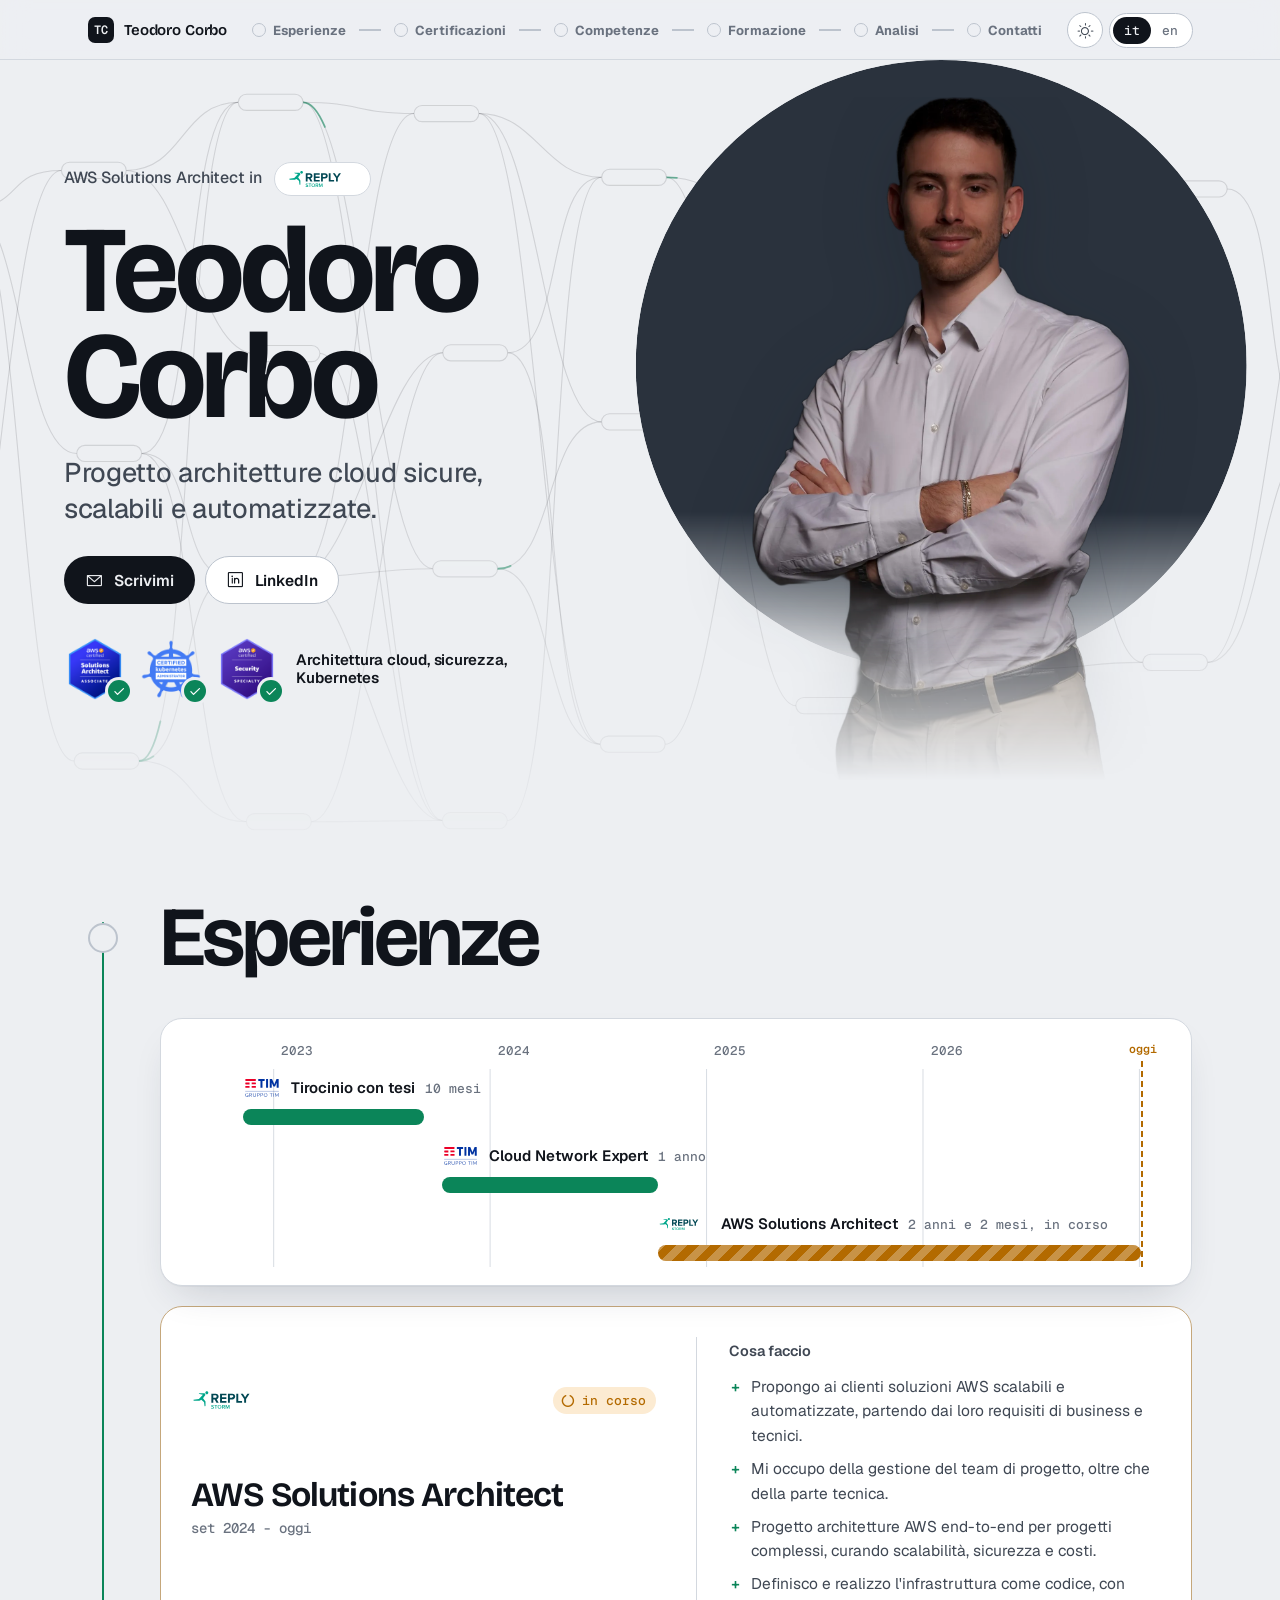
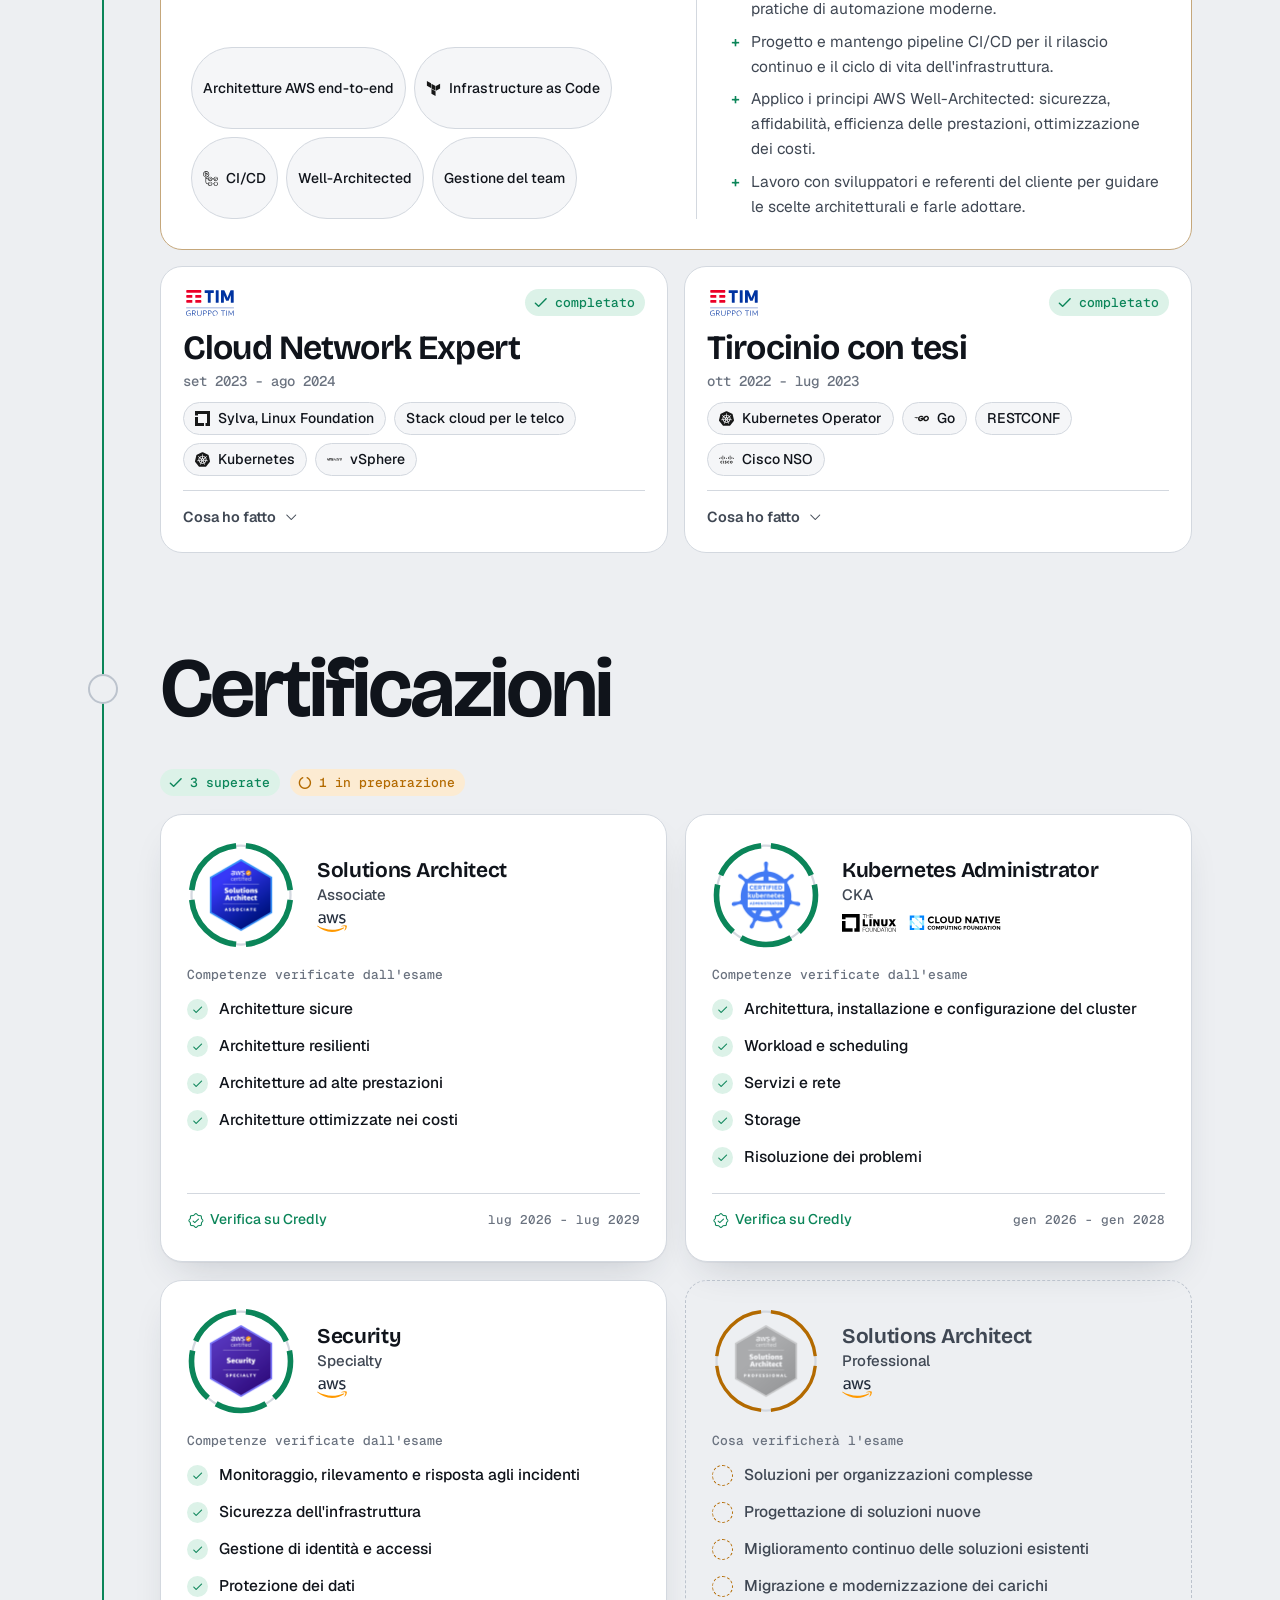
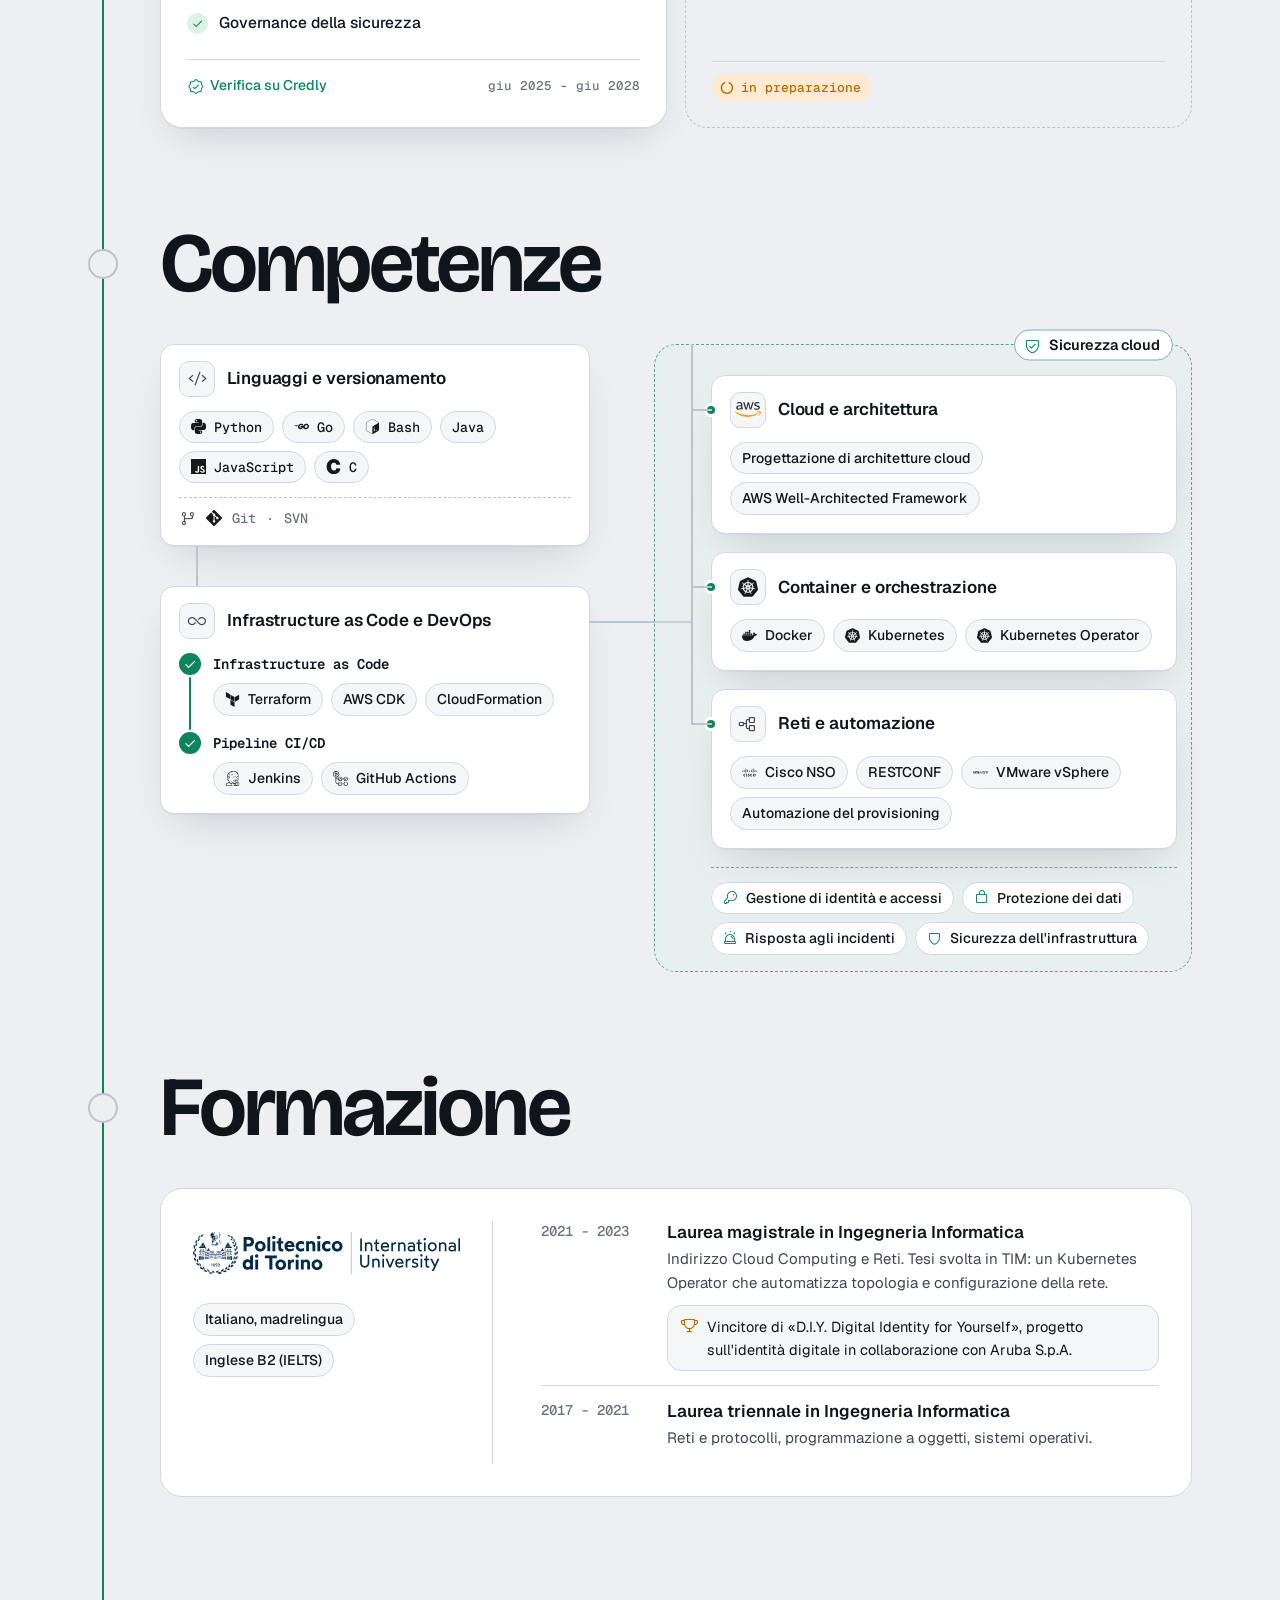
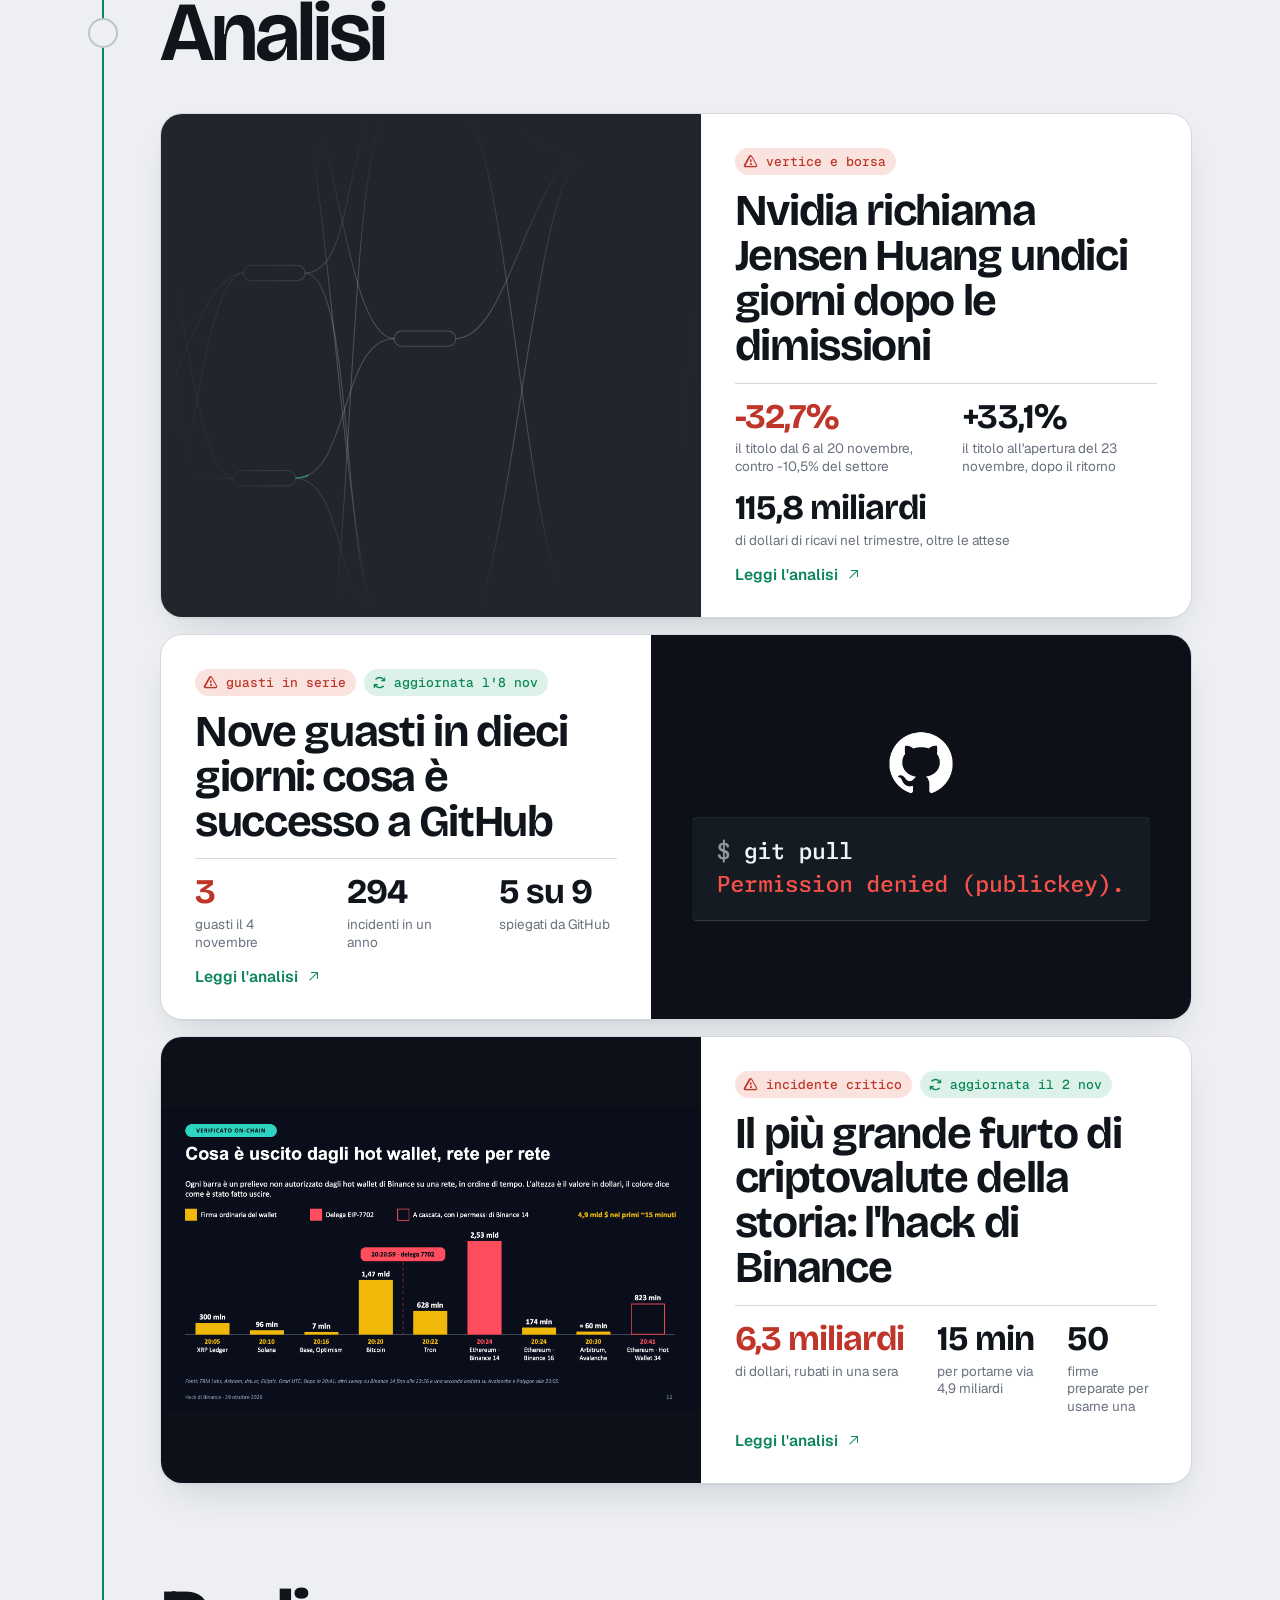
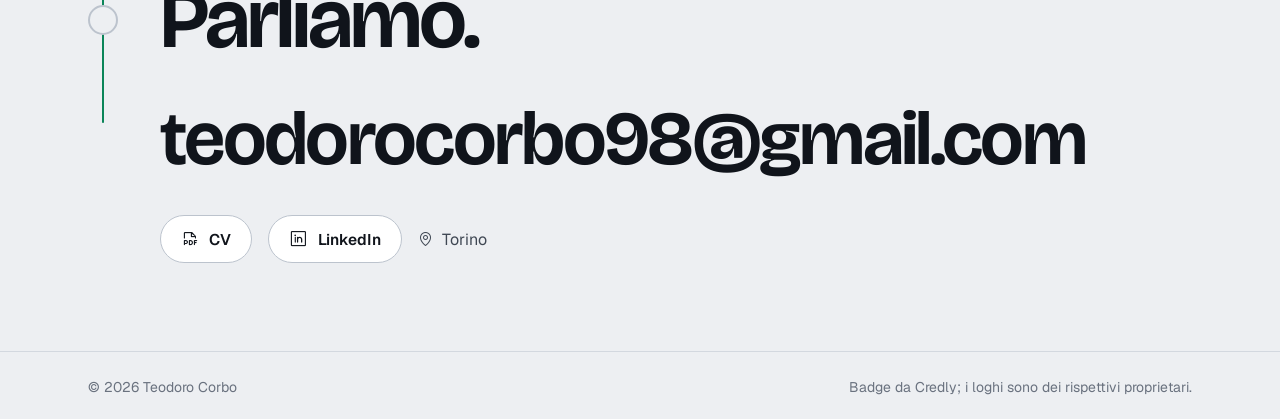
<file: index.html>
<!DOCTYPE html><html lang="it"><head><meta charset="utf-8"><meta name="viewport" content="width=device-width, initial-scale=1"><script>
      /* tema prima del primo disegno: scelta salvata, altrimenti il sistema, altrimenti chiaro (design/GUIDA.md) */
      (() => { let t = null; try { t = localStorage.getItem('tema'); } catch (_) {} document.documentElement.dataset.theme = t || (matchMedia('(prefers-color-scheme: dark)').matches ? 'dark' : 'light'); document.documentElement.classList.add('js'); })();
    </script><title>Teodoro Corbo · AWS Solutions Architect</title><meta name="description" content="Teodoro Corbo, AWS Solutions Architect in Storm Reply. Il mio profilo, il CV e le analisi su sicurezza e tecnologia."><link rel="canonical" href="https://teodoro98.github.io/"><link rel="icon" type="image/svg+xml" href="/favicon.svg"><link rel="stylesheet" href="/icone/icone.css"><link rel="alternate" hreflang="it" href="https://teodoro98.github.io/"><link rel="alternate" hreflang="en" href="https://teodoro98.github.io/en/"><link rel="alternate" hreflang="x-default" href="https://teodoro98.github.io/"><meta property="og:site_name" content="Teodoro Corbo"><meta property="og:type" content="website"><meta property="og:title" content="Teodoro Corbo · AWS Solutions Architect"><meta property="og:description" content="Teodoro Corbo, AWS Solutions Architect in Storm Reply. Il mio profilo, il CV e le analisi su sicurezza e tecnologia."><meta property="og:url" content="https://teodoro98.github.io/"><meta property="og:image" content="https://teodoro98.github.io/og-default.png"><meta property="og:image:width" content="1200"><meta property="og:image:height" content="630"><meta property="og:locale" content="it_IT"><meta property="og:locale:alternate" content="en_GB"><meta name="twitter:card" content="summary_large_image"><meta name="twitter:title" content="Teodoro Corbo · AWS Solutions Architect"><meta name="twitter:description" content="Teodoro Corbo, AWS Solutions Architect in Storm Reply. Il mio profilo, il CV e le analisi su sicurezza e tecnologia."><meta name="twitter:image" content="https://teodoro98.github.io/og-default.png"><script defer src="https://cloud.umami.is/script.js" data-website-id="cc975674-ebe2-4d16-a97f-52bf9abba8f4" data-domains="teodoro98.github.io"></script><link rel="stylesheet" href="/_astro/Base.VQsp0W1O.css"><link rel="stylesheet" href="/_astro/HomePage.Bm70Nzkj.css"></head><body><div class="fondo" aria-hidden="true"><div class="f-grafo"></div></div><a class="skip" href="#main">Vai al contenuto</a><nav class="nav" aria-label="Principale"><div class="wrap"><a class="marchio" href="/"><span class="mk">TC</span><span class="nm">Teodoro Corbo</span></a><ol class="tappe"><li><a href="#esperienze"><span class="st"><i class="ph-bold ph-check"></i></span><b>Esperienze</b></a></li><li><a href="#certificazioni"><span class="st"><i class="ph-bold ph-check"></i></span><b>Certificazioni</b></a></li><li><a href="#competenze"><span class="st"><i class="ph-bold ph-check"></i></span><b>Competenze</b></a></li><li><a href="#formazione"><span class="st"><i class="ph-bold ph-check"></i></span><b>Formazione</b></a></li><li><a href="#analisi"><span class="st"><i class="ph-bold ph-check"></i></span><b>Analisi</b></a></li><li><a href="#contatti"><span class="st"><i class="ph-bold ph-check"></i></span><b>Contatti</b></a></li></ol><div class="tappe-tel" aria-hidden="true"><div class="pp"><i></i><i></i><i></i><i></i><i></i><i></i></div><span data-inizio="inizio" data-fine="tutto superato">inizio</span></div><div class="attrezzi"><button class="tema" type="button" aria-pressed="false" aria-label="Tema scuro"><i class="ph ph-sun"></i><i class="ph ph-moon"></i></button><nav class="lingua" aria-label="Lingua"><a href="/" hreflang="it" aria-current="page">it</a><a href="/en/" hreflang="en" data-umami-event="lingua" data-umami-event-lang="it" data-umami-event-to="en" lang="en" aria-label="English">en</a></nav></div></div></nav><main id="main"><header class="hero"><div class="wrap hero-in"><div class="hero-testo"><p class="ruolo"><span>AWS Solutions Architect in</span><span class="azienda"><img class="sc-c" src="/loghi/storm-reply.svg" alt="Storm Reply"><img class="sc-s" src="/loghi/storm-reply-footer.svg" alt="Storm Reply"></span></p><h1><span class="r1">Teodoro</span><br><span class="r2">Corbo</span></h1><p class="frase">Progetto architetture cloud sicure, scalabili e automatizzate.</p><div class="azioni"><a class="btn primo" href="mailto:teodorocorbo98@gmail.com" data-umami-event="email" data-umami-event-lang="it" data-umami-event-where="hero"><i class="ph ph-envelope-simple"></i><span>Scrivimi</span></a><a class="btn secondo" href="https://www.linkedin.com/in/teodoro-corbo" rel="me noopener" data-umami-event="linkedin" data-umami-event-lang="it" data-umami-event-where="hero"><i class="ph ph-linkedin-logo"></i>LinkedIn</a></div><ul class="badge-hero" aria-label="Certificazioni"><li><a href="https://www.credly.com/badges/a552873f-6e5c-4658-9d5a-782ae7083cc0/public_url" aria-label="AWS Certified Solutions Architect – Associate: verifica su Credly"><img src="/loghi/badge-aws-saa.png" alt="" width="62" height="62"><i class="ph-bold ph-check"></i></a></li><li><a href="https://www.credly.com/badges/55efd7b3-0922-42ea-937e-402697465710/public_url" aria-label="Certified Kubernetes Administrator (CKA): verifica su Credly"><img src="/loghi/badge-cka.png" alt="" width="62" height="62"><i class="ph-bold ph-check"></i></a></li><li><a href="https://www.credly.com/badges/48fe5dd9-8444-46ad-acf0-9d06f2da65fe/public_url" aria-label="AWS Certified Security – Specialty: verifica su Credly"><img src="/loghi/badge-aws-security.png" alt="" width="62" height="62"><i class="ph-bold ph-check"></i></a></li><li class="dicitura"><b>Architettura cloud, sicurezza, Kubernetes</b></li></ul></div><div class="scena"><div class="alone" aria-hidden="true"><i></i></div><div class="sogg"><img src="/c/profilo/foto.webp" alt="Teodoro Corbo" width="1100" height="2051" fetchpriority="high"></div></div></div></header><div class="corso"><div class="tronco" aria-hidden="true"></div><section class="sez" id="esperienze"><div class="wrap"><div class="sez-in"><div class="testa-sez"><h2 data-r><span class="nodo"><i class="ph-bold ph-check"></i></span><span>Esperienze</span></h2></div><div class="gantt" style="--mesi:54;--gen:6" data-r role="img" aria-label="Esperienze nel tempo: Tirocinio con tesi in TIM da ottobre 2022 a luglio 2023; Cloud Network Expert in TIM da settembre 2023 a agosto 2024; AWS Solutions Architect in Storm Reply da settembre 2024, in corso."><div class="asse" aria-hidden="true"><span style="--x:11.11">2023</span><span style="--x:33.33">2024</span><span style="--x:55.56">2025</span><span style="--x:77.78">2026</span></div><div class="righe"><div class="oggi" style="--x:97.72"><b>oggi</b></div><div class="lavoro" style="--l:5.56;--w:18.52;--k:0"><div class="et"><img class="sc-c" src="/loghi/tim-blu.svg" alt="TIM"><img class="sc-s" src="/loghi/tim-logo.svg" alt="TIM"><b>Tirocinio con tesi</b><span class="dur">10 mesi</span></div><div class="traccia"><i class="tratto"></i></div></div><div class="lavoro" style="--l:25.93;--w:22.22;--k:1"><div class="et"><img class="sc-c" src="/loghi/tim-blu.svg" alt="TIM"><img class="sc-s" src="/loghi/tim-logo.svg" alt="TIM"><b>Cloud Network Expert</b><span class="dur">1 anno</span></div><div class="traccia"><i class="tratto"></i></div></div><div class="lavoro run" style="--l:48.15;--w:49.57;--k:2"><div class="et"><img class="sc-c" src="/loghi/storm-reply.svg" alt="Storm Reply"><img class="sc-s" src="/loghi/storm-reply-footer.svg" alt="Storm Reply"><b>AWS Solutions Architect</b><span class="dur">2 anni e 2 mesi, in corso</span></div><div class="traccia"><i class="tratto"></i></div></div></div></div><ol class="rilasci" reversed><li class="rilascio head" data-r><div class="su"><img class="sc-c" src="/loghi/storm-reply.svg" alt="Storm Reply"><img class="sc-s" src="/loghi/storm-reply-footer.svg" alt="Storm Reply"><span class="stato run"><i class="ph-bold ph-circle-notch"></i><span>in corso</span></span></div><div class="titolo"><h3>AWS Solutions Architect</h3><p class="quando">set 2024 - oggi</p></div><ul class="chip"><li>Architetture AWS end-to-end</li><li><img class="si" src="/loghi/si/terraform.svg" alt="">Infrastructure as Code</li><li><img class="si" src="/loghi/si/githubactions.svg" alt="">CI/CD</li><li>Well-Architected</li><li>Gestione del team</li></ul><details class="sempre-aperto"><summary><span>Cosa faccio</span><i class="ph ph-caret-down"></i></summary><ul><li>Propongo ai clienti soluzioni AWS scalabili e automatizzate, partendo dai loro requisiti di business e tecnici.</li><li>Mi occupo della gestione del team di progetto, oltre che della parte tecnica.</li><li>Progetto architetture AWS end-to-end per progetti complessi, curando scalabilità, sicurezza e costi.</li><li>Definisco e realizzo l&#39;infrastruttura come codice, con pratiche di automazione moderne.</li><li>Progetto e mantengo pipeline CI/CD per il rilascio continuo e il ciclo di vita dell&#39;infrastruttura.</li><li>Applico i principi AWS Well-Architected: sicurezza, affidabilità, efficienza delle prestazioni, ottimizzazione dei costi.</li><li>Lavoro con sviluppatori e referenti del cliente per guidare le scelte architetturali e farle adottare.</li></ul></details></li><li class="rilascio" data-r><div class="su"><img class="sc-c" src="/loghi/tim-blu.svg" alt="TIM"><img class="sc-s" src="/loghi/tim-logo.svg" alt="TIM"><span class="stato ok"><i class="ph-bold ph-check"></i><span>completato</span></span></div><div class="titolo"><h3>Cloud Network Expert</h3><p class="quando">set 2023 - ago 2024</p></div><ul class="chip"><li><img class="si" src="/loghi/si/linuxfoundation.svg" alt="">Sylva, Linux Foundation</li><li>Stack cloud per le telco</li><li><img class="si" src="/loghi/si/kubernetes.svg" alt="">Kubernetes</li><li><img class="si" src="/loghi/si/vmware.svg" alt="">vSphere</li></ul><details><summary><span>Cosa ho fatto</span><i class="ph ph-caret-down"></i></summary><ul><li>Ho contribuito all&#39;architettura di uno stack cloud unificato per le telco in Sylva, progetto open source della Linux Foundation.</li><li>Ho progettato e supportato pipeline CI/CD per ambienti cloud on-premise.</li><li>Ho lavorato su piattaforme basate su Kubernetes e su infrastrutture VMware vSphere.</li><li>Ho automatizzato il provisioning dell&#39;infrastruttura e i rilasci.</li></ul></details></li><li class="rilascio" data-r style="--d:1"><div class="su"><img class="sc-c" src="/loghi/tim-blu.svg" alt="TIM"><img class="sc-s" src="/loghi/tim-logo.svg" alt="TIM"><span class="stato ok"><i class="ph-bold ph-check"></i><span>completato</span></span></div><div class="titolo"><h3>Tirocinio con tesi</h3><p class="quando">ott 2022 - lug 2023</p></div><ul class="chip"><li><img class="si" src="/loghi/si/kubernetes.svg" alt="">Kubernetes Operator</li><li><img class="si" src="/loghi/si/go.svg" alt="">Go</li><li>RESTCONF</li><li><img class="si" src="/loghi/si/cisco.svg" alt="">Cisco NSO</li></ul><details><summary><span>Cosa ho fatto</span><i class="ph ph-caret-down"></i></summary><ul><li>Ho progettato e sviluppato un Kubernetes Operator che gestisce in automatico topologia e configurazione di rete.</li><li>Ho costruito automazioni cloud-native in Go con API RESTCONF.</li><li>Ho integrato Cisco NSO per l&#39;orchestrazione della rete.</li><li>Ho applicato i principi DevOps all&#39;automazione di rete e alla gestione dell&#39;infrastruttura.</li></ul></details></li></ol></div></div></section><section class="sez" id="certificazioni"><div class="wrap"><div class="sez-in"><div class="testa-sez"><h2 data-r><span class="nodo"><i class="ph-bold ph-check"></i></span><span>Certificazioni</span></h2></div><div class="prove" data-r><div class="riass"><span class="stato ok"><i class="ph-bold ph-check"></i><span>3 superate</span></span><span class="stato run"><i class="ph-bold ph-circle-notch"></i><span>1 in preparazione</span></span></div><article class="cert" style="--k:0"><a class="anello" href="https://www.credly.com/badges/a552873f-6e5c-4658-9d5a-782ae7083cc0/public_url" aria-label="AWS Certified Solutions Architect – Associate: verifica su Credly"><img src="/loghi/badge-aws-saa.png" alt><svg viewBox="0 0 96 96" aria-hidden="true"><circle class="fondo-a" cx="48" cy="48" r="44"></circle><g class="sg"><circle class="seg" cx="48" cy="48" r="44" pathLength="100" style="--i:0" stroke-dasharray="21.80 78.20" stroke-dashoffset="-1.60"></circle></g><g class="sg"><circle class="seg" cx="48" cy="48" r="44" pathLength="100" style="--i:1" stroke-dasharray="21.80 78.20" stroke-dashoffset="-26.60"></circle></g><g class="sg"><circle class="seg" cx="48" cy="48" r="44" pathLength="100" style="--i:2" stroke-dasharray="21.80 78.20" stroke-dashoffset="-51.60"></circle></g><g class="sg"><circle class="seg" cx="48" cy="48" r="44" pathLength="100" style="--i:3" stroke-dasharray="21.80 78.20" stroke-dashoffset="-76.60"></circle></g></svg></a><div><h3>Solutions Architect<span>Associate</span></h3><div class="ente"><img class="sc-c" src="/loghi/aws-color.svg" alt="Amazon Web Services"><img class="sc-s" src="/loghi/aws-white@2x.png" alt="Amazon Web Services"></div></div><div class="cosa"><p>Competenze verificate dall&#39;esame</p><ul class="comp"><li style="--i:0"><i class="ph-bold ph-check"></i><span>Architetture sicure</span></li><li style="--i:1"><i class="ph-bold ph-check"></i><span>Architetture resilienti</span></li><li style="--i:2"><i class="ph-bold ph-check"></i><span>Architetture ad alte prestazioni</span></li><li style="--i:3"><i class="ph-bold ph-check"></i><span>Architetture ottimizzate nei costi</span></li></ul></div><div class="fine"><a class="verifica" href="https://www.credly.com/badges/a552873f-6e5c-4658-9d5a-782ae7083cc0/public_url"><i class="ph ph-seal-check"></i><span>Verifica su Credly</span></a><small>lug 2026 - lug 2029</small></div></article><article class="cert" style="--k:1"><a class="anello" href="https://www.credly.com/badges/55efd7b3-0922-42ea-937e-402697465710/public_url" aria-label="Certified Kubernetes Administrator (CKA): verifica su Credly"><img src="/loghi/badge-cka.png" alt><svg viewBox="0 0 96 96" aria-hidden="true"><circle class="fondo-a" cx="48" cy="48" r="44"></circle><g class="sg"><circle class="seg" cx="48" cy="48" r="44" pathLength="100" style="--i:0" stroke-dasharray="16.80 83.20" stroke-dashoffset="-1.60"></circle></g><g class="sg"><circle class="seg" cx="48" cy="48" r="44" pathLength="100" style="--i:1" stroke-dasharray="16.80 83.20" stroke-dashoffset="-21.60"></circle></g><g class="sg"><circle class="seg" cx="48" cy="48" r="44" pathLength="100" style="--i:2" stroke-dasharray="16.80 83.20" stroke-dashoffset="-41.60"></circle></g><g class="sg"><circle class="seg" cx="48" cy="48" r="44" pathLength="100" style="--i:3" stroke-dasharray="16.80 83.20" stroke-dashoffset="-61.60"></circle></g><g class="sg"><circle class="seg" cx="48" cy="48" r="44" pathLength="100" style="--i:4" stroke-dasharray="16.80 83.20" stroke-dashoffset="-81.60"></circle></g></svg></a><div><h3>Kubernetes Administrator<span>CKA</span></h3><div class="ente"><img class="sc-c nero" src="/loghi/lf-white.svg" alt="The Linux Foundation"><img class="sc-s" src="/loghi/lf-white.svg" alt="The Linux Foundation"><img class="sc-c" src="/loghi/cncf-color.svg" alt="Cloud Native Computing Foundation"><img class="sc-s" src="/loghi/cncf-white.svg" alt="Cloud Native Computing Foundation"></div></div><div class="cosa"><p>Competenze verificate dall&#39;esame</p><ul class="comp"><li style="--i:0"><i class="ph-bold ph-check"></i><span>Architettura, installazione e configurazione del cluster</span></li><li style="--i:1"><i class="ph-bold ph-check"></i><span>Workload e scheduling</span></li><li style="--i:2"><i class="ph-bold ph-check"></i><span>Servizi e rete</span></li><li style="--i:3"><i class="ph-bold ph-check"></i><span>Storage</span></li><li style="--i:4"><i class="ph-bold ph-check"></i><span>Risoluzione dei problemi</span></li></ul></div><div class="fine"><a class="verifica" href="https://www.credly.com/badges/55efd7b3-0922-42ea-937e-402697465710/public_url"><i class="ph ph-seal-check"></i><span>Verifica su Credly</span></a><small>gen 2026 - gen 2028</small></div></article><article class="cert" style="--k:2"><a class="anello" href="https://www.credly.com/badges/48fe5dd9-8444-46ad-acf0-9d06f2da65fe/public_url" aria-label="AWS Certified Security – Specialty: verifica su Credly"><img src="/loghi/badge-aws-security.png" alt><svg viewBox="0 0 96 96" aria-hidden="true"><circle class="fondo-a" cx="48" cy="48" r="44"></circle><g class="sg"><circle class="seg" cx="48" cy="48" r="44" pathLength="100" style="--i:0" stroke-dasharray="16.80 83.20" stroke-dashoffset="-1.60"></circle></g><g class="sg"><circle class="seg" cx="48" cy="48" r="44" pathLength="100" style="--i:1" stroke-dasharray="16.80 83.20" stroke-dashoffset="-21.60"></circle></g><g class="sg"><circle class="seg" cx="48" cy="48" r="44" pathLength="100" style="--i:2" stroke-dasharray="16.80 83.20" stroke-dashoffset="-41.60"></circle></g><g class="sg"><circle class="seg" cx="48" cy="48" r="44" pathLength="100" style="--i:3" stroke-dasharray="16.80 83.20" stroke-dashoffset="-61.60"></circle></g><g class="sg"><circle class="seg" cx="48" cy="48" r="44" pathLength="100" style="--i:4" stroke-dasharray="16.80 83.20" stroke-dashoffset="-81.60"></circle></g></svg></a><div><h3>Security<span>Specialty</span></h3><div class="ente"><img class="sc-c" src="/loghi/aws-color.svg" alt="Amazon Web Services"><img class="sc-s" src="/loghi/aws-white@2x.png" alt="Amazon Web Services"></div></div><div class="cosa"><p>Competenze verificate dall&#39;esame</p><ul class="comp"><li style="--i:0"><i class="ph-bold ph-check"></i><span>Monitoraggio, rilevamento e risposta agli incidenti</span></li><li style="--i:1"><i class="ph-bold ph-check"></i><span>Sicurezza dell&#39;infrastruttura</span></li><li style="--i:2"><i class="ph-bold ph-check"></i><span>Gestione di identità e accessi</span></li><li style="--i:3"><i class="ph-bold ph-check"></i><span>Protezione dei dati</span></li><li style="--i:4"><i class="ph-bold ph-check"></i><span>Governance della sicurezza</span></li></ul></div><div class="fine"><a class="verifica" href="https://www.credly.com/badges/48fe5dd9-8444-46ad-acf0-9d06f2da65fe/public_url"><i class="ph ph-seal-check"></i><span>Verifica su Credly</span></a><small>giu 2025 - giu 2028</small></div></article><article class="cert attesa" style="--k:3"><div class="anello"><img src="/loghi/badge-aws-sap.png" alt="AWS Certified Solutions Architect – Professional, in preparazione"><svg viewBox="0 0 96 96" aria-hidden="true"><circle class="fondo-a" cx="48" cy="48" r="44"></circle><g class="sg"><circle class="seg" cx="48" cy="48" r="44" pathLength="100" style="--i:0" stroke-dasharray="21.80 78.20" stroke-dashoffset="-1.60"></circle></g><g class="sg"><circle class="seg" cx="48" cy="48" r="44" pathLength="100" style="--i:1" stroke-dasharray="21.80 78.20" stroke-dashoffset="-26.60"></circle></g><g class="sg"><circle class="seg" cx="48" cy="48" r="44" pathLength="100" style="--i:2" stroke-dasharray="21.80 78.20" stroke-dashoffset="-51.60"></circle></g><g class="sg"><circle class="seg" cx="48" cy="48" r="44" pathLength="100" style="--i:3" stroke-dasharray="21.80 78.20" stroke-dashoffset="-76.60"></circle></g></svg></div><div><h3>Solutions Architect<span>Professional</span></h3><div class="ente"><img class="sc-c" src="/loghi/aws-color.svg" alt="Amazon Web Services"><img class="sc-s" src="/loghi/aws-white@2x.png" alt="Amazon Web Services"></div></div><div class="cosa"><p>Cosa verificherà l&#39;esame</p><ul class="comp"><li style="--i:0"><i></i><span>Soluzioni per organizzazioni complesse</span></li><li style="--i:1"><i></i><span>Progettazione di soluzioni nuove</span></li><li style="--i:2"><i></i><span>Miglioramento continuo delle soluzioni esistenti</span></li><li style="--i:3"><i></i><span>Migrazione e modernizzazione dei carichi</span></li></ul></div><div class="fine"><span class="stato run"><i class="ph-bold ph-circle-notch"></i><span>in preparazione</span></span></div></article></div></div></div></section><section class="sez" id="competenze"><div class="wrap"><div class="sez-in"><div class="testa-sez"><h2 data-r><span class="nodo"><i class="ph-bold ph-check"></i></span><span>Competenze</span></h2></div><div class="arch" data-r role="group" aria-label="Competenze disegnate come un'architettura: il codice entra nella pipeline, la pipeline rilascia negli ambienti, la sicurezza è il perimetro intorno a tutti"><div class="arch-sx"><article class="blocco codice" style="--k:0"><header><span class="ic"><i class="ph ph-code"></i></span><h3>Linguaggi e versionamento</h3></header><ul class="chip"><li><img class="si" src="/loghi/si/python.svg" alt="">Python</li><li><img class="si" src="/loghi/si/go.svg" alt="">Go</li><li><img class="si" src="/loghi/si/gnubash.svg" alt="">Bash</li><li>Java</li><li><img class="si" src="/loghi/si/javascript.svg" alt="">JavaScript</li><li><img class="si" src="/loghi/si/c.svg" alt="">C</li></ul><div class="repo"><i class="ph ph-git-branch"></i><img class="si" src="/loghi/si/git.svg" alt="">Git<span aria-hidden="true">·</span>SVN</div></article><div class="filo v" style="--k:1" aria-hidden="true"><i class="pk"></i></div><article class="blocco pipe" style="--k:2"><header><span class="ic"><i class="ph ph-infinity"></i></span><h3>Infrastructure as Code e DevOps</h3></header><ol class="fasi"><li><span class="st"><i class="ph-bold ph-check"></i></span><b>Infrastructure as Code</b><ul class="chip"><li><img class="si" src="/loghi/si/terraform.svg" alt="">Terraform</li><li>AWS CDK</li><li>CloudFormation</li></ul></li><li><span class="st"><i class="ph-bold ph-check"></i></span><b>Pipeline CI/CD</b><ul class="chip"><li><img class="si" src="/loghi/si/jenkins.svg" alt="">Jenkins</li><li><img class="si" src="/loghi/si/githubactions.svg" alt="">GitHub Actions</li></ul></li></ol><div class="filo uscita" style="--k:3" aria-hidden="true"><i class="pk" style="animation-delay:-1.2s"></i></div></article></div><div class="perimetro"><h3 class="nome"><i class="ph ph-shield-check"></i><span>Sicurezza cloud</span></h3><div class="ambienti"><article class="blocco amb" style="--k:4"><header><span class="ic"><img class="aws sc-c" src="/loghi/aws-color.svg" alt="AWS"><img class="aws sc-s" src="/loghi/aws-white@2x.png" alt="AWS"></span><h3>Cloud e architettura</h3></header><ul class="chip"><li>Progettazione di architetture cloud</li><li>AWS Well-Architected Framework</li></ul></article><article class="blocco amb" style="--k:5"><header><span class="ic"><img class="si" src="/loghi/si/kubernetes.svg" alt=""></span><h3>Container e orchestrazione</h3></header><ul class="chip"><li><img class="si" src="/loghi/si/docker.svg" alt="">Docker</li><li><img class="si" src="/loghi/si/kubernetes.svg" alt="">Kubernetes</li><li><img class="si" src="/loghi/si/kubernetes.svg" alt="">Kubernetes Operator</li></ul></article><article class="blocco amb" style="--k:6"><header><span class="ic"><i class="ph ph-tree-structure"></i></span><h3>Reti e automazione</h3></header><ul class="chip"><li><img class="si" src="/loghi/si/cisco.svg" alt="">Cisco NSO</li><li>RESTCONF</li><li><img class="si" src="/loghi/si/vmware.svg" alt="">VMware vSphere</li><li>Automazione del provisioning</li></ul></article></div><div class="controlli" style="--k:7"><ul class="chip"><li><i class="ph ph-key"></i><span>Gestione di identità e accessi</span></li><li><i class="ph ph-lock-simple"></i><span>Protezione dei dati</span></li><li><i class="ph ph-siren"></i><span>Risposta agli incidenti</span></li><li><i class="ph ph-shield"></i><span>Sicurezza dell&#39;infrastruttura</span></li></ul></div></div></div></div></div></section><section class="sez" id="formazione"><div class="wrap"><div class="sez-in"><div class="testa-sez"><h2 data-r><span class="nodo"><i class="ph-bold ph-check"></i></span><span>Formazione</span></h2></div><div class="formazione" data-r><div class="ateneo"><img class="logo-mono" src="/loghi/polito-mobile.svg" alt="Politecnico di Torino"><div class="lingue"><ul class="chip"><li>Italiano, madrelingua</li><li>Inglese B2 (IELTS)</li></ul></div></div><ul class="lauree"><li><span class="anni">2021 - 2023</span><div><b>Laurea magistrale in Ingegneria Informatica</b><p>Indirizzo Cloud Computing e Reti. Tesi svolta in TIM: un Kubernetes Operator che automatizza topologia e configurazione della rete.</p><span class="premio"><i class="ph ph-trophy"></i><span>Vincitore di «D.I.Y. Digital Identity for Yourself», progetto sull&#39;identità digitale in collaborazione con Aruba S.p.A.</span></span></div></li><li><span class="anni">2017 - 2021</span><div><b>Laurea triennale in Ingegneria Informatica</b><p>Reti e protocolli, programmazione a oggetti, sistemi operativi.</p></div></li></ul></div></div></div></section><section class="sez" id="analisi"><div class="wrap"><div class="sez-in"><div class="testa-sez"><h2 data-r><span class="nodo"><i class="ph-bold ph-check"></i></span><span>Analisi</span></h2></div><div class="rapporti"><a class="rapporto" href="/analisi/nvidia-huang-2026-11/" data-r data-umami-event="analisi" data-umami-event-lang="it" data-umami-event-slug="nvidia-huang-2026-11"><div class="vis vuota" aria-hidden="true"><div class="f-grafo"></div></div><div class="corpo"><div class="stati"><span class="stato fail"><i class="ph-bold ph-warning"></i><span>vertice e borsa</span></span></div><h3>Nvidia richiama Jensen Huang undici giorni dopo le dimissioni</h3><div class="cifre"><div><b class="rosso">-32,7%</b><span>il titolo dal 6 al 20 novembre, contro -10,5% del settore</span></div><div><b>+33,1%</b><span>il titolo all&#39;apertura del 23 novembre, dopo il ritorno</span></div><div><b>115,8 miliardi</b><span>di dollari di ricavi nel trimestre, oltre le attese</span></div></div><span class="vai"><span>Leggi l&#39;analisi</span><i class="ph ph-arrow-up-right"></i></span></div></a><a class="rapporto" href="/analisi/github-2026-11/" data-r data-umami-event="analisi" data-umami-event-lang="it" data-umami-event-slug="github-2026-11"><div class="vis"><img src="/c/github-2026-11/cover.png" alt="Il logo di GitHub sopra un terminale: al comando «$ git pull» la risposta è «Permission denied (publickey).»" loading="lazy"></div><div class="corpo"><div class="stati"><span class="stato fail"><i class="ph-bold ph-warning"></i><span>guasti in serie</span></span><span class="stato ok"><i class="ph-bold ph-arrows-clockwise"></i><span>aggiornata l&#39;8 nov</span></span></div><h3>Nove guasti in dieci giorni: cosa è successo a GitHub</h3><div class="cifre"><div><b class="rosso">3</b><span>guasti il 4 novembre</span></div><div><b>294</b><span>incidenti in un anno</span></div><div><b>5 su 9</b><span>spiegati da GitHub</span></div></div><span class="vai"><span>Leggi l&#39;analisi</span><i class="ph ph-arrow-up-right"></i></span></div></a><a class="rapporto" href="/analisi/binance-hack/" data-r data-umami-event="analisi" data-umami-event-lang="it" data-umami-event-slug="binance-hack"><div class="vis"><img src="/c/binance-hack/slide-prelievi-it.png" alt="Cosa è uscito dagli hot wallet di Binance, rete per rete" loading="lazy"></div><div class="corpo"><div class="stati"><span class="stato fail"><i class="ph-bold ph-warning"></i><span>incidente critico</span></span><span class="stato ok"><i class="ph-bold ph-arrows-clockwise"></i><span>aggiornata il 2 nov</span></span></div><h3>Il più grande furto di criptovalute della storia: l&#39;hack di Binance</h3><div class="cifre"><div><b class="rosso">6,3 miliardi</b><span>di dollari, rubati in una sera</span></div><div><b>15 min</b><span>per portarne via 4,9 miliardi</span></div><div><b>50</b><span>firme preparate per usarne una</span></div></div><span class="vai"><span>Leggi l&#39;analisi</span><i class="ph ph-arrow-up-right"></i></span></div></a></div></div></div></section><section class="sez contatti" id="contatti"><div class="wrap"><div class="sez-in"><div class="testa-sez"><h2 data-r><span class="nodo"><i class="ph-bold ph-check"></i></span><span>Parliamo.</span></h2></div><a class="email" href="mailto:teodorocorbo98@gmail.com" data-r data-umami-event="email" data-umami-event-lang="it" data-umami-event-where="contatti">teodorocorbo98@gmail.com</a><div class="azioni" data-r style="--d:1"><a class="btn secondo" href="/cv/teodoro-corbo-cv-it.pdf" target="_blank" rel="noopener" data-umami-event="cv-pdf" data-umami-event-lang="it" data-umami-event-where="contatti"><i class="ph ph-file-pdf"></i>CV</a><a class="btn secondo" href="https://www.linkedin.com/in/teodoro-corbo" rel="me noopener" data-umami-event="linkedin" data-umami-event-lang="it" data-umami-event-where="contatti"><i class="ph ph-linkedin-logo"></i>LinkedIn</a><span class="dove"><i class="ph ph-map-pin"></i><span>Torino</span></span></div></div></div></section></div></main><div class="barra-contatto"><div class="pillola"><a class="btn primo" href="mailto:teodorocorbo98@gmail.com" data-umami-event="email" data-umami-event-lang="it" data-umami-event-where="barra"><i class="ph ph-envelope-simple"></i><span>Scrivimi</span></a><a class="btn secondo" href="/cv/teodoro-corbo-cv-it.pdf" target="_blank" rel="noopener" data-umami-event="cv-pdf" data-umami-event-lang="it" data-umami-event-where="barra"><i class="ph ph-file-pdf"></i><span>CV</span></a><a class="btn secondo" href="https://www.linkedin.com/in/teodoro-corbo" rel="me noopener" data-umami-event="linkedin" data-umami-event-lang="it" data-umami-event-where="barra"><i class="ph ph-linkedin-logo"></i><span>LinkedIn</span></a></div></div><footer class="piede"><div class="wrap"><span>© 2026 Teodoro Corbo</span><span>Badge da Credly; i loghi sono dei rispettivi proprietari.</span></div></footer><script type="module" src="/_astro/Base.astro_astro_type_script_index_0_lang.Cv_SQ6CX.js"></script></body></html>
</file>
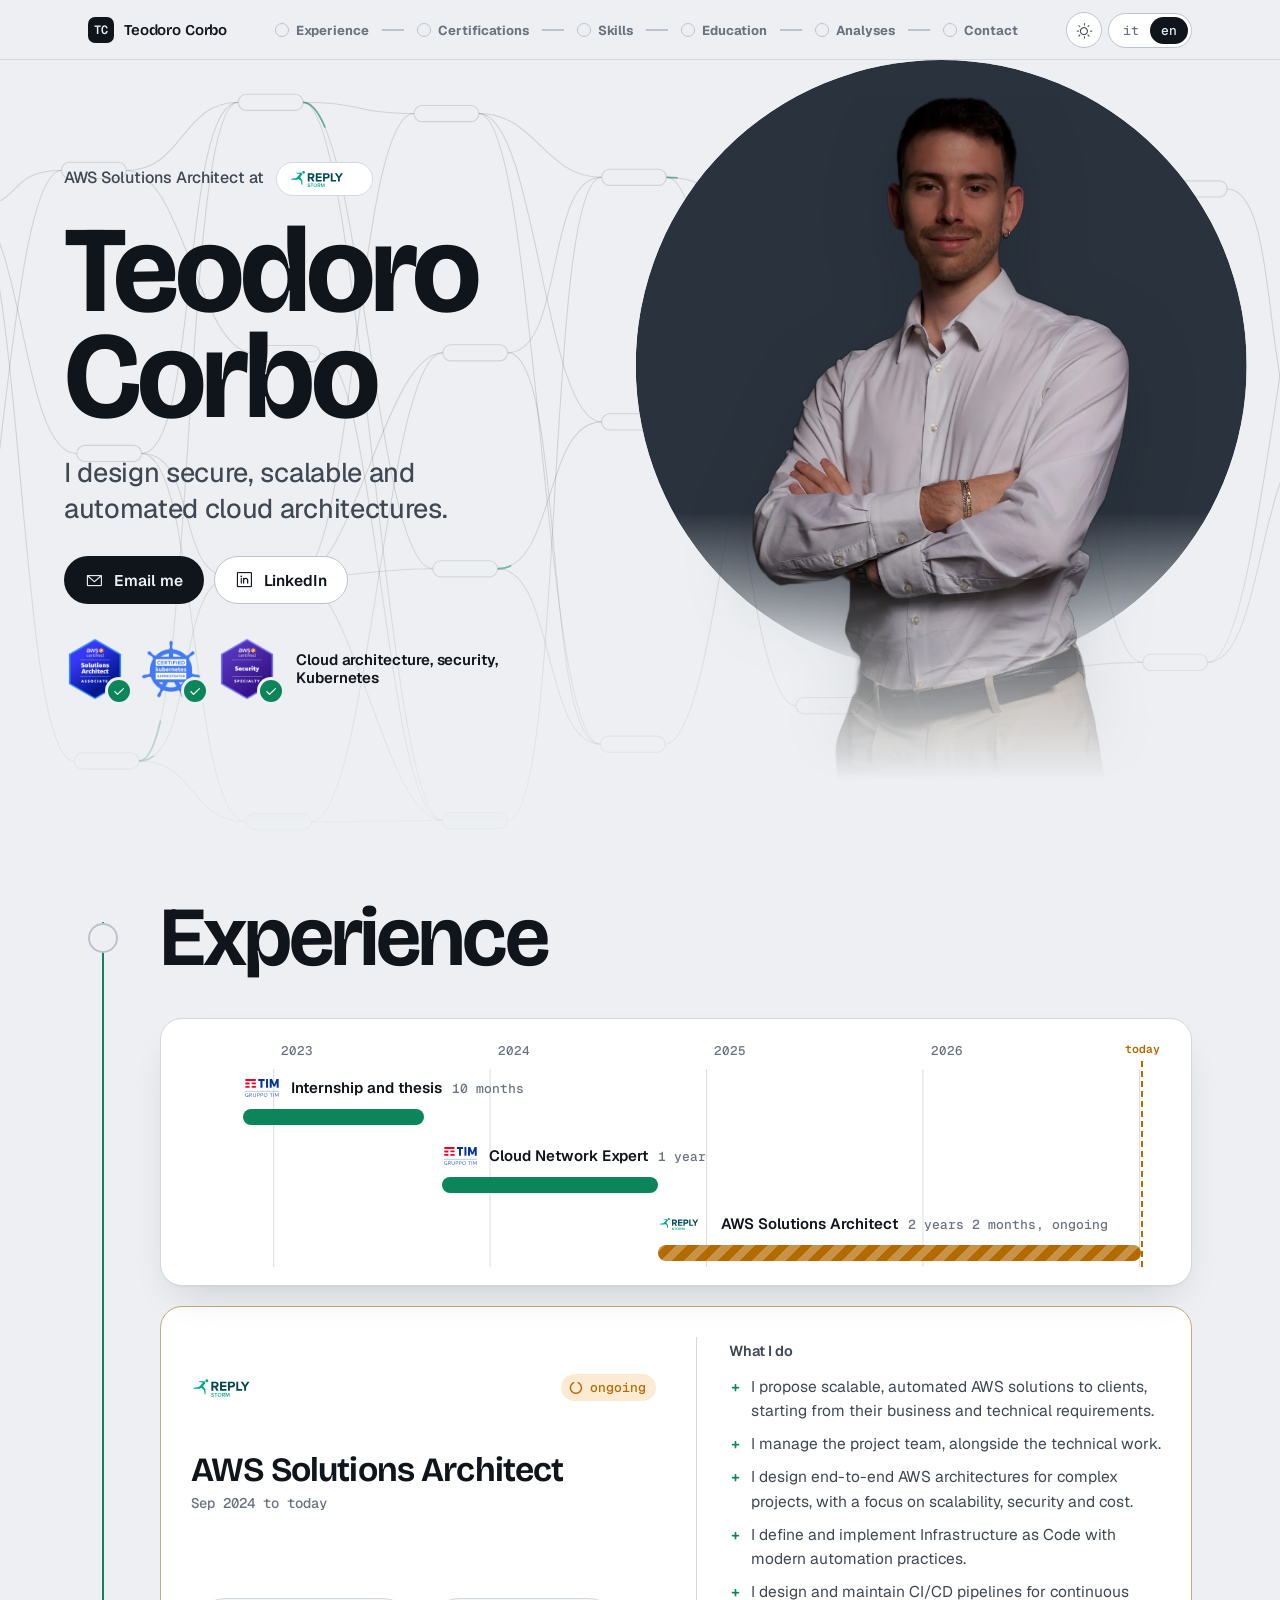
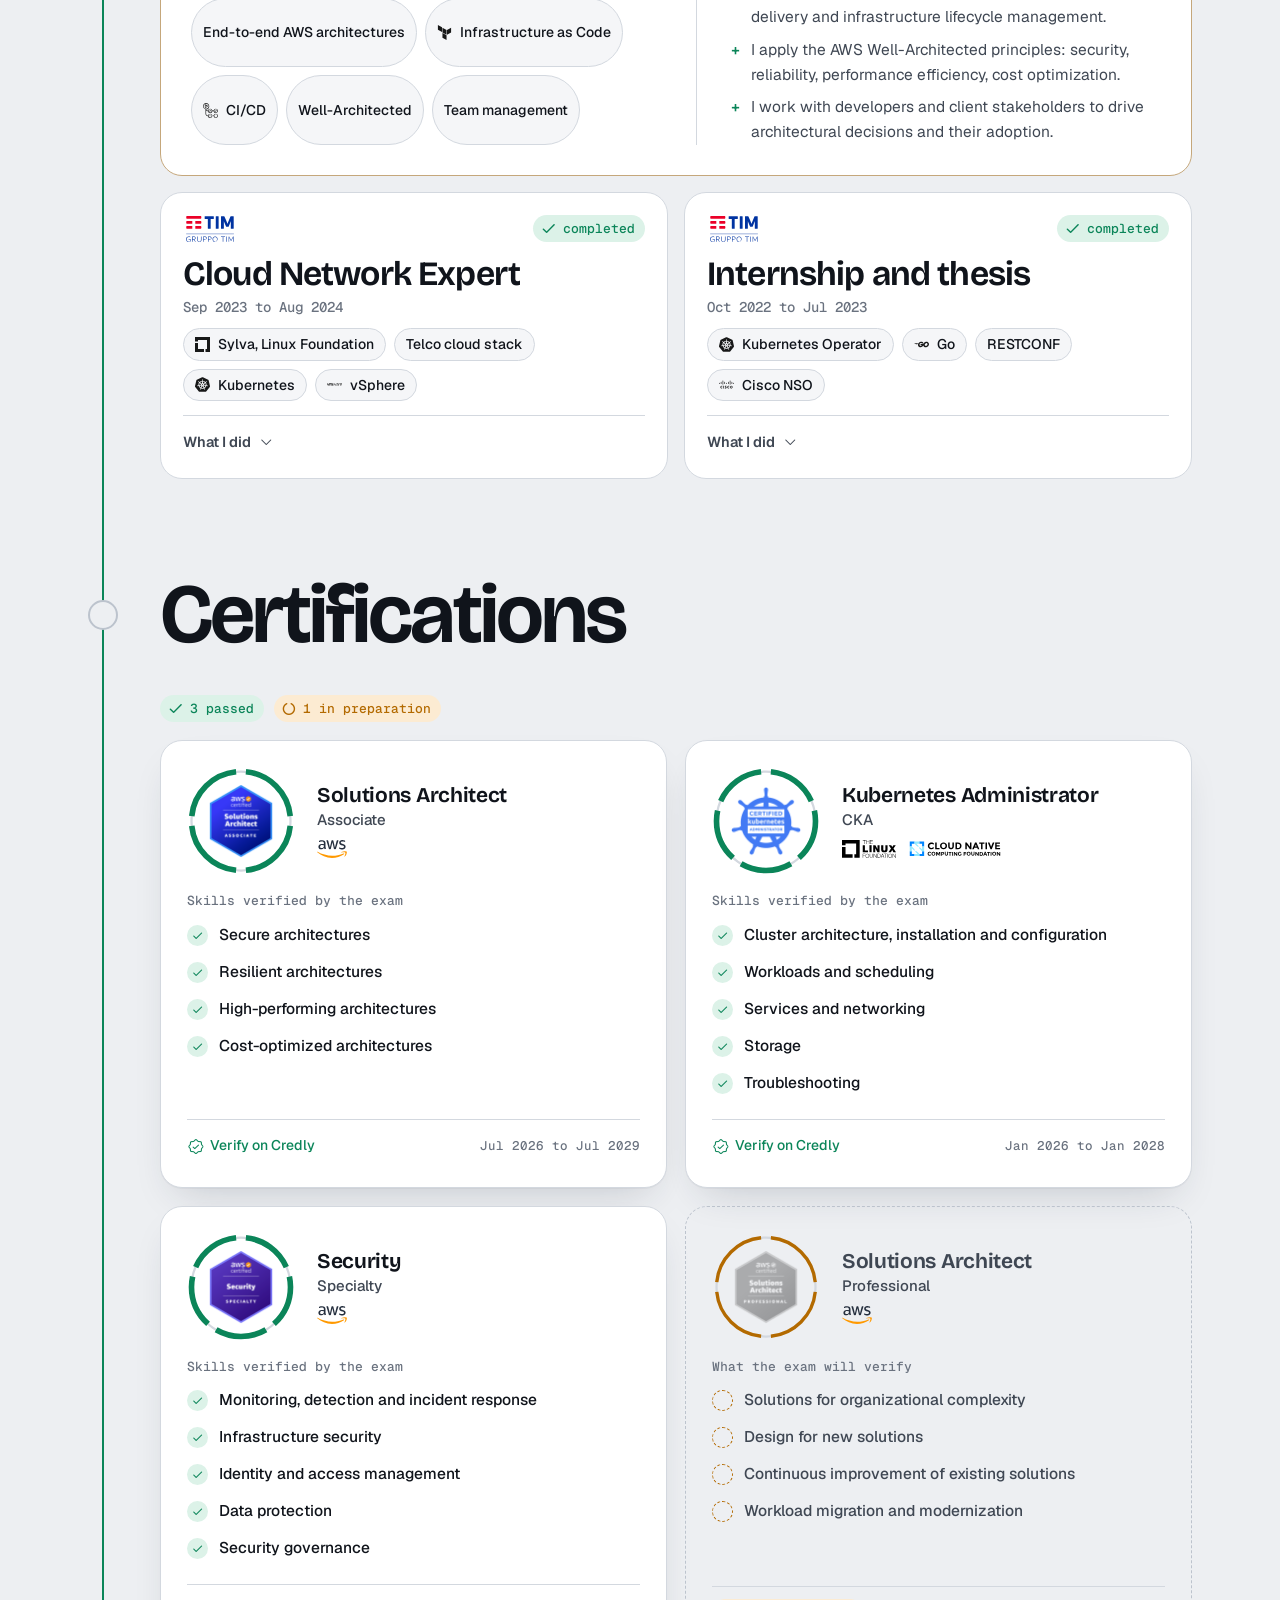
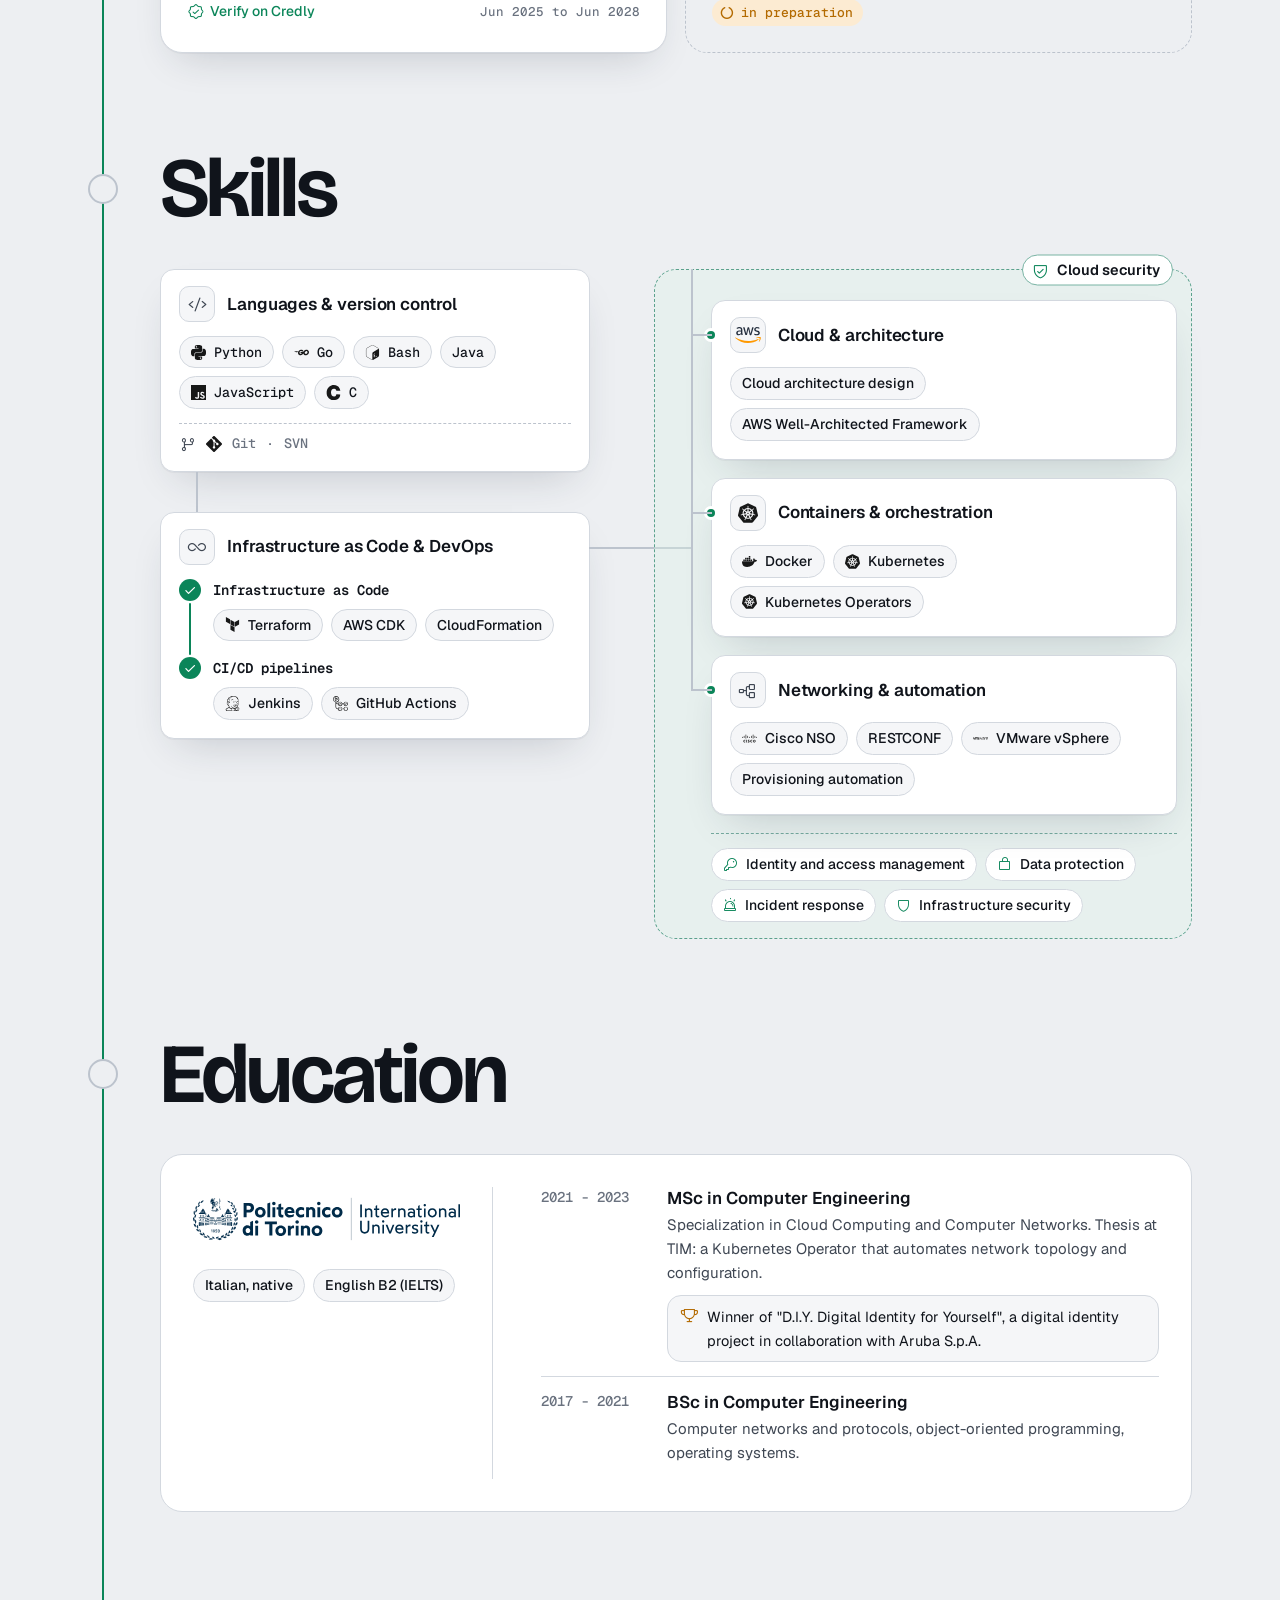
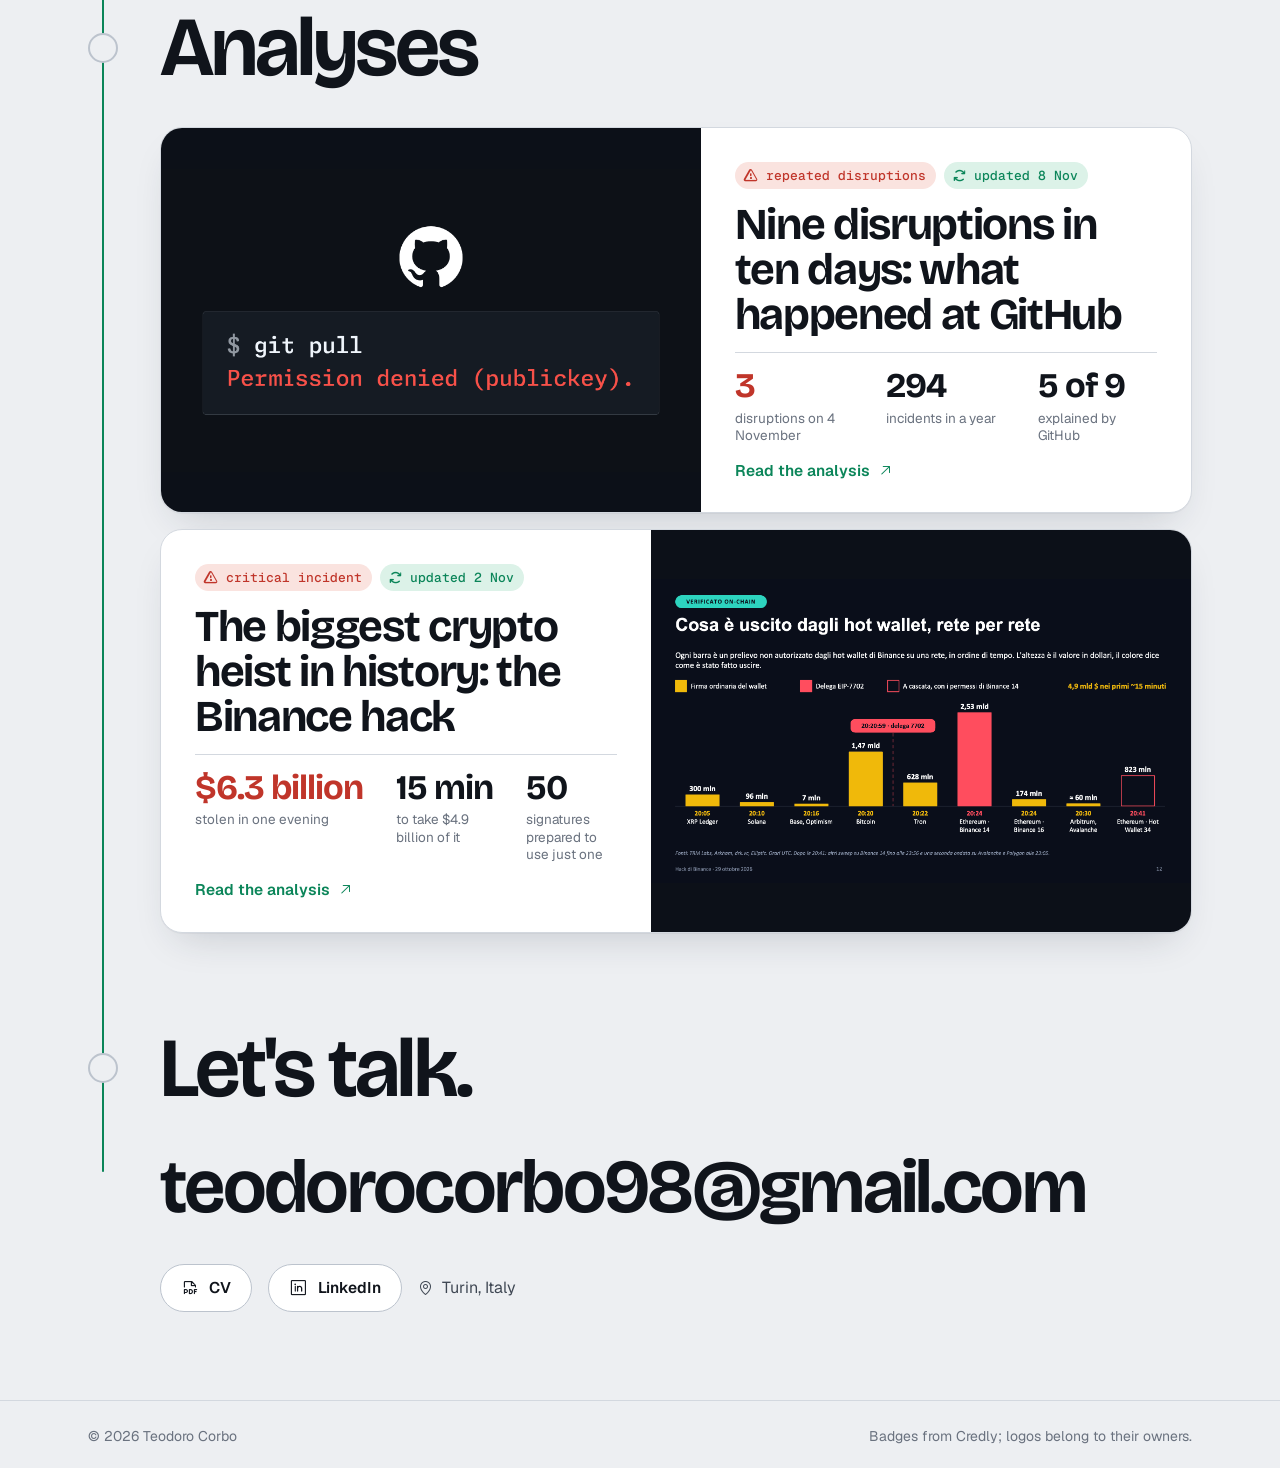
<file: en/index.html>
<!DOCTYPE html><html lang="en"><head><meta charset="utf-8"><meta name="viewport" content="width=device-width, initial-scale=1"><script>
      /* tema prima del primo disegno: scelta salvata, altrimenti il sistema, altrimenti chiaro (design/GUIDA.md) */
      (() => { let t = null; try { t = localStorage.getItem('tema'); } catch (_) {} document.documentElement.dataset.theme = t || (matchMedia('(prefers-color-scheme: dark)').matches ? 'dark' : 'light'); document.documentElement.classList.add('js'); })();
    </script><title>Teodoro Corbo · AWS Solutions Architect</title><meta name="description" content="Teodoro Corbo, AWS Solutions Architect at Storm Reply. My profile, CV and analyses of security and technology."><link rel="canonical" href="https://teodoro98.github.io/en/"><link rel="icon" type="image/svg+xml" href="/favicon.svg"><link rel="stylesheet" href="/icone/icone.css"><link rel="alternate" hreflang="it" href="https://teodoro98.github.io/"><link rel="alternate" hreflang="en" href="https://teodoro98.github.io/en/"><link rel="alternate" hreflang="x-default" href="https://teodoro98.github.io/"><meta property="og:site_name" content="Teodoro Corbo"><meta property="og:type" content="website"><meta property="og:title" content="Teodoro Corbo · AWS Solutions Architect"><meta property="og:description" content="Teodoro Corbo, AWS Solutions Architect at Storm Reply. My profile, CV and analyses of security and technology."><meta property="og:url" content="https://teodoro98.github.io/en/"><meta property="og:image" content="https://teodoro98.github.io/og-default.png"><meta property="og:image:width" content="1200"><meta property="og:image:height" content="630"><meta property="og:locale" content="en_GB"><meta property="og:locale:alternate" content="it_IT"><meta name="twitter:card" content="summary_large_image"><meta name="twitter:title" content="Teodoro Corbo · AWS Solutions Architect"><meta name="twitter:description" content="Teodoro Corbo, AWS Solutions Architect at Storm Reply. My profile, CV and analyses of security and technology."><meta name="twitter:image" content="https://teodoro98.github.io/og-default.png"><script defer src="https://cloud.umami.is/script.js" data-website-id="cc975674-ebe2-4d16-a97f-52bf9abba8f4" data-domains="teodoro98.github.io"></script><link rel="stylesheet" href="/_astro/Base.VQsp0W1O.css"><link rel="stylesheet" href="/_astro/HomePage.Bm70Nzkj.css"></head><body><div class="fondo" aria-hidden="true"><div class="f-grafo"></div></div><a class="skip" href="#main">Skip to content</a><nav class="nav" aria-label="Main"><div class="wrap"><a class="marchio" href="/en/"><span class="mk">TC</span><span class="nm">Teodoro Corbo</span></a><ol class="tappe"><li><a href="#esperienze"><span class="st"><i class="ph-bold ph-check"></i></span><b>Experience</b></a></li><li><a href="#certificazioni"><span class="st"><i class="ph-bold ph-check"></i></span><b>Certifications</b></a></li><li><a href="#competenze"><span class="st"><i class="ph-bold ph-check"></i></span><b>Skills</b></a></li><li><a href="#formazione"><span class="st"><i class="ph-bold ph-check"></i></span><b>Education</b></a></li><li><a href="#analisi"><span class="st"><i class="ph-bold ph-check"></i></span><b>Analyses</b></a></li><li><a href="#contatti"><span class="st"><i class="ph-bold ph-check"></i></span><b>Contact</b></a></li></ol><div class="tappe-tel" aria-hidden="true"><div class="pp"><i></i><i></i><i></i><i></i><i></i><i></i></div><span data-inizio="start" data-fine="all checks passed">start</span></div><div class="attrezzi"><button class="tema" type="button" aria-pressed="false" aria-label="Dark theme"><i class="ph ph-sun"></i><i class="ph ph-moon"></i></button><nav class="lingua" aria-label="Language"><a href="/" hreflang="it" data-umami-event="lingua" data-umami-event-lang="en" data-umami-event-to="it" lang="it" aria-label="Italiano">it</a><a href="/en/" hreflang="en" aria-current="page">en</a></nav></div></div></nav><main id="main"><header class="hero"><div class="wrap hero-in"><div class="hero-testo"><p class="ruolo"><span>AWS Solutions Architect at</span><span class="azienda"><img class="sc-c" src="/loghi/storm-reply.svg" alt="Storm Reply"><img class="sc-s" src="/loghi/storm-reply-footer.svg" alt="Storm Reply"></span></p><h1><span class="r1">Teodoro</span><br><span class="r2">Corbo</span></h1><p class="frase">I design secure, scalable and automated cloud architectures.</p><div class="azioni"><a class="btn primo" href="mailto:teodorocorbo98@gmail.com" data-umami-event="email" data-umami-event-lang="en" data-umami-event-where="hero"><i class="ph ph-envelope-simple"></i><span>Email me</span></a><a class="btn secondo" href="https://www.linkedin.com/in/teodoro-corbo" rel="me noopener" data-umami-event="linkedin" data-umami-event-lang="en" data-umami-event-where="hero"><i class="ph ph-linkedin-logo"></i>LinkedIn</a></div><ul class="badge-hero" aria-label="Certifications"><li><a href="https://www.credly.com/badges/a552873f-6e5c-4658-9d5a-782ae7083cc0/public_url" aria-label="AWS Certified Solutions Architect – Associate: verify on Credly"><img src="/loghi/badge-aws-saa.png" alt="" width="62" height="62"><i class="ph-bold ph-check"></i></a></li><li><a href="https://www.credly.com/badges/55efd7b3-0922-42ea-937e-402697465710/public_url" aria-label="Certified Kubernetes Administrator (CKA): verify on Credly"><img src="/loghi/badge-cka.png" alt="" width="62" height="62"><i class="ph-bold ph-check"></i></a></li><li><a href="https://www.credly.com/badges/48fe5dd9-8444-46ad-acf0-9d06f2da65fe/public_url" aria-label="AWS Certified Security – Specialty: verify on Credly"><img src="/loghi/badge-aws-security.png" alt="" width="62" height="62"><i class="ph-bold ph-check"></i></a></li><li class="dicitura"><b>Cloud architecture, security, Kubernetes</b></li></ul></div><div class="scena"><div class="alone" aria-hidden="true"><i></i></div><div class="sogg"><img src="/c/profilo/foto.webp" alt="Teodoro Corbo" width="1100" height="2051" fetchpriority="high"></div></div></div></header><div class="corso"><div class="tronco" aria-hidden="true"></div><section class="sez" id="esperienze"><div class="wrap"><div class="sez-in"><div class="testa-sez"><h2 data-r><span class="nodo"><i class="ph-bold ph-check"></i></span><span>Experience</span></h2></div><div class="gantt" style="--mesi:54;--gen:6" data-r role="img" aria-label="Experience over time: Internship and thesis at TIM from October 2022 to July 2023; Cloud Network Expert at TIM from September 2023 to August 2024; AWS Solutions Architect at Storm Reply from September 2024, ongoing."><div class="asse" aria-hidden="true"><span style="--x:11.11">2023</span><span style="--x:33.33">2024</span><span style="--x:55.56">2025</span><span style="--x:77.78">2026</span></div><div class="righe"><div class="oggi" style="--x:97.72"><b>today</b></div><div class="lavoro" style="--l:5.56;--w:18.52;--k:0"><div class="et"><img class="sc-c" src="/loghi/tim-blu.svg" alt="TIM"><img class="sc-s" src="/loghi/tim-logo.svg" alt="TIM"><b>Internship and thesis</b><span class="dur">10 months</span></div><div class="traccia"><i class="tratto"></i></div></div><div class="lavoro" style="--l:25.93;--w:22.22;--k:1"><div class="et"><img class="sc-c" src="/loghi/tim-blu.svg" alt="TIM"><img class="sc-s" src="/loghi/tim-logo.svg" alt="TIM"><b>Cloud Network Expert</b><span class="dur">1 year</span></div><div class="traccia"><i class="tratto"></i></div></div><div class="lavoro run" style="--l:48.15;--w:49.57;--k:2"><div class="et"><img class="sc-c" src="/loghi/storm-reply.svg" alt="Storm Reply"><img class="sc-s" src="/loghi/storm-reply-footer.svg" alt="Storm Reply"><b>AWS Solutions Architect</b><span class="dur">2 years 2 months, ongoing</span></div><div class="traccia"><i class="tratto"></i></div></div></div></div><ol class="rilasci" reversed><li class="rilascio head" data-r><div class="su"><img class="sc-c" src="/loghi/storm-reply.svg" alt="Storm Reply"><img class="sc-s" src="/loghi/storm-reply-footer.svg" alt="Storm Reply"><span class="stato run"><i class="ph-bold ph-circle-notch"></i><span>ongoing</span></span></div><div class="titolo"><h3>AWS Solutions Architect</h3><p class="quando">Sep 2024 to today</p></div><ul class="chip"><li>End-to-end AWS architectures</li><li><img class="si" src="/loghi/si/terraform.svg" alt="">Infrastructure as Code</li><li><img class="si" src="/loghi/si/githubactions.svg" alt="">CI/CD</li><li>Well-Architected</li><li>Team management</li></ul><details class="sempre-aperto"><summary><span>What I do</span><i class="ph ph-caret-down"></i></summary><ul><li>I propose scalable, automated AWS solutions to clients, starting from their business and technical requirements.</li><li>I manage the project team, alongside the technical work.</li><li>I design end-to-end AWS architectures for complex projects, with a focus on scalability, security and cost.</li><li>I define and implement Infrastructure as Code with modern automation practices.</li><li>I design and maintain CI/CD pipelines for continuous delivery and infrastructure lifecycle management.</li><li>I apply the AWS Well-Architected principles: security, reliability, performance efficiency, cost optimization.</li><li>I work with developers and client stakeholders to drive architectural decisions and their adoption.</li></ul></details></li><li class="rilascio" data-r><div class="su"><img class="sc-c" src="/loghi/tim-blu.svg" alt="TIM"><img class="sc-s" src="/loghi/tim-logo.svg" alt="TIM"><span class="stato ok"><i class="ph-bold ph-check"></i><span>completed</span></span></div><div class="titolo"><h3>Cloud Network Expert</h3><p class="quando">Sep 2023 to Aug 2024</p></div><ul class="chip"><li><img class="si" src="/loghi/si/linuxfoundation.svg" alt="">Sylva, Linux Foundation</li><li>Telco cloud stack</li><li><img class="si" src="/loghi/si/kubernetes.svg" alt="">Kubernetes</li><li><img class="si" src="/loghi/si/vmware.svg" alt="">vSphere</li></ul><details><summary><span>What I did</span><i class="ph ph-caret-down"></i></summary><ul><li>Contributed to the architecture of a unified Telco Cloud Stack within Sylva, the Linux Foundation&#39;s open-source project.</li><li>Designed and supported CI/CD pipelines for on-premise cloud environments.</li><li>Worked on Kubernetes-based platforms and VMware vSphere infrastructure.</li><li>Automated infrastructure provisioning and deployments.</li></ul></details></li><li class="rilascio" data-r style="--d:1"><div class="su"><img class="sc-c" src="/loghi/tim-blu.svg" alt="TIM"><img class="sc-s" src="/loghi/tim-logo.svg" alt="TIM"><span class="stato ok"><i class="ph-bold ph-check"></i><span>completed</span></span></div><div class="titolo"><h3>Internship and thesis</h3><p class="quando">Oct 2022 to Jul 2023</p></div><ul class="chip"><li><img class="si" src="/loghi/si/kubernetes.svg" alt="">Kubernetes Operator</li><li><img class="si" src="/loghi/si/go.svg" alt="">Go</li><li>RESTCONF</li><li><img class="si" src="/loghi/si/cisco.svg" alt="">Cisco NSO</li></ul><details><summary><span>What I did</span><i class="ph ph-caret-down"></i></summary><ul><li>Designed and developed a Kubernetes Operator for automated network topology and configuration management.</li><li>Built cloud-native automation in Go with RESTCONF APIs.</li><li>Integrated Cisco NSO for network orchestration.</li><li>Applied DevOps principles to network automation and infrastructure management.</li></ul></details></li></ol></div></div></section><section class="sez" id="certificazioni"><div class="wrap"><div class="sez-in"><div class="testa-sez"><h2 data-r><span class="nodo"><i class="ph-bold ph-check"></i></span><span>Certifications</span></h2></div><div class="prove" data-r><div class="riass"><span class="stato ok"><i class="ph-bold ph-check"></i><span>3 passed</span></span><span class="stato run"><i class="ph-bold ph-circle-notch"></i><span>1 in preparation</span></span></div><article class="cert" style="--k:0"><a class="anello" href="https://www.credly.com/badges/a552873f-6e5c-4658-9d5a-782ae7083cc0/public_url" aria-label="AWS Certified Solutions Architect – Associate: verify on Credly"><img src="/loghi/badge-aws-saa.png" alt><svg viewBox="0 0 96 96" aria-hidden="true"><circle class="fondo-a" cx="48" cy="48" r="44"></circle><g class="sg"><circle class="seg" cx="48" cy="48" r="44" pathLength="100" style="--i:0" stroke-dasharray="21.80 78.20" stroke-dashoffset="-1.60"></circle></g><g class="sg"><circle class="seg" cx="48" cy="48" r="44" pathLength="100" style="--i:1" stroke-dasharray="21.80 78.20" stroke-dashoffset="-26.60"></circle></g><g class="sg"><circle class="seg" cx="48" cy="48" r="44" pathLength="100" style="--i:2" stroke-dasharray="21.80 78.20" stroke-dashoffset="-51.60"></circle></g><g class="sg"><circle class="seg" cx="48" cy="48" r="44" pathLength="100" style="--i:3" stroke-dasharray="21.80 78.20" stroke-dashoffset="-76.60"></circle></g></svg></a><div><h3>Solutions Architect<span>Associate</span></h3><div class="ente"><img class="sc-c" src="/loghi/aws-color.svg" alt="Amazon Web Services"><img class="sc-s" src="/loghi/aws-white@2x.png" alt="Amazon Web Services"></div></div><div class="cosa"><p>Skills verified by the exam</p><ul class="comp"><li style="--i:0"><i class="ph-bold ph-check"></i><span>Secure architectures</span></li><li style="--i:1"><i class="ph-bold ph-check"></i><span>Resilient architectures</span></li><li style="--i:2"><i class="ph-bold ph-check"></i><span>High-performing architectures</span></li><li style="--i:3"><i class="ph-bold ph-check"></i><span>Cost-optimized architectures</span></li></ul></div><div class="fine"><a class="verifica" href="https://www.credly.com/badges/a552873f-6e5c-4658-9d5a-782ae7083cc0/public_url"><i class="ph ph-seal-check"></i><span>Verify on Credly</span></a><small>Jul 2026 to Jul 2029</small></div></article><article class="cert" style="--k:1"><a class="anello" href="https://www.credly.com/badges/55efd7b3-0922-42ea-937e-402697465710/public_url" aria-label="Certified Kubernetes Administrator (CKA): verify on Credly"><img src="/loghi/badge-cka.png" alt><svg viewBox="0 0 96 96" aria-hidden="true"><circle class="fondo-a" cx="48" cy="48" r="44"></circle><g class="sg"><circle class="seg" cx="48" cy="48" r="44" pathLength="100" style="--i:0" stroke-dasharray="16.80 83.20" stroke-dashoffset="-1.60"></circle></g><g class="sg"><circle class="seg" cx="48" cy="48" r="44" pathLength="100" style="--i:1" stroke-dasharray="16.80 83.20" stroke-dashoffset="-21.60"></circle></g><g class="sg"><circle class="seg" cx="48" cy="48" r="44" pathLength="100" style="--i:2" stroke-dasharray="16.80 83.20" stroke-dashoffset="-41.60"></circle></g><g class="sg"><circle class="seg" cx="48" cy="48" r="44" pathLength="100" style="--i:3" stroke-dasharray="16.80 83.20" stroke-dashoffset="-61.60"></circle></g><g class="sg"><circle class="seg" cx="48" cy="48" r="44" pathLength="100" style="--i:4" stroke-dasharray="16.80 83.20" stroke-dashoffset="-81.60"></circle></g></svg></a><div><h3>Kubernetes Administrator<span>CKA</span></h3><div class="ente"><img class="sc-c nero" src="/loghi/lf-white.svg" alt="The Linux Foundation"><img class="sc-s" src="/loghi/lf-white.svg" alt="The Linux Foundation"><img class="sc-c" src="/loghi/cncf-color.svg" alt="Cloud Native Computing Foundation"><img class="sc-s" src="/loghi/cncf-white.svg" alt="Cloud Native Computing Foundation"></div></div><div class="cosa"><p>Skills verified by the exam</p><ul class="comp"><li style="--i:0"><i class="ph-bold ph-check"></i><span>Cluster architecture, installation and configuration</span></li><li style="--i:1"><i class="ph-bold ph-check"></i><span>Workloads and scheduling</span></li><li style="--i:2"><i class="ph-bold ph-check"></i><span>Services and networking</span></li><li style="--i:3"><i class="ph-bold ph-check"></i><span>Storage</span></li><li style="--i:4"><i class="ph-bold ph-check"></i><span>Troubleshooting</span></li></ul></div><div class="fine"><a class="verifica" href="https://www.credly.com/badges/55efd7b3-0922-42ea-937e-402697465710/public_url"><i class="ph ph-seal-check"></i><span>Verify on Credly</span></a><small>Jan 2026 to Jan 2028</small></div></article><article class="cert" style="--k:2"><a class="anello" href="https://www.credly.com/badges/48fe5dd9-8444-46ad-acf0-9d06f2da65fe/public_url" aria-label="AWS Certified Security – Specialty: verify on Credly"><img src="/loghi/badge-aws-security.png" alt><svg viewBox="0 0 96 96" aria-hidden="true"><circle class="fondo-a" cx="48" cy="48" r="44"></circle><g class="sg"><circle class="seg" cx="48" cy="48" r="44" pathLength="100" style="--i:0" stroke-dasharray="16.80 83.20" stroke-dashoffset="-1.60"></circle></g><g class="sg"><circle class="seg" cx="48" cy="48" r="44" pathLength="100" style="--i:1" stroke-dasharray="16.80 83.20" stroke-dashoffset="-21.60"></circle></g><g class="sg"><circle class="seg" cx="48" cy="48" r="44" pathLength="100" style="--i:2" stroke-dasharray="16.80 83.20" stroke-dashoffset="-41.60"></circle></g><g class="sg"><circle class="seg" cx="48" cy="48" r="44" pathLength="100" style="--i:3" stroke-dasharray="16.80 83.20" stroke-dashoffset="-61.60"></circle></g><g class="sg"><circle class="seg" cx="48" cy="48" r="44" pathLength="100" style="--i:4" stroke-dasharray="16.80 83.20" stroke-dashoffset="-81.60"></circle></g></svg></a><div><h3>Security<span>Specialty</span></h3><div class="ente"><img class="sc-c" src="/loghi/aws-color.svg" alt="Amazon Web Services"><img class="sc-s" src="/loghi/aws-white@2x.png" alt="Amazon Web Services"></div></div><div class="cosa"><p>Skills verified by the exam</p><ul class="comp"><li style="--i:0"><i class="ph-bold ph-check"></i><span>Monitoring, detection and incident response</span></li><li style="--i:1"><i class="ph-bold ph-check"></i><span>Infrastructure security</span></li><li style="--i:2"><i class="ph-bold ph-check"></i><span>Identity and access management</span></li><li style="--i:3"><i class="ph-bold ph-check"></i><span>Data protection</span></li><li style="--i:4"><i class="ph-bold ph-check"></i><span>Security governance</span></li></ul></div><div class="fine"><a class="verifica" href="https://www.credly.com/badges/48fe5dd9-8444-46ad-acf0-9d06f2da65fe/public_url"><i class="ph ph-seal-check"></i><span>Verify on Credly</span></a><small>Jun 2025 to Jun 2028</small></div></article><article class="cert attesa" style="--k:3"><div class="anello"><img src="/loghi/badge-aws-sap.png" alt="AWS Certified Solutions Architect – Professional, in preparation"><svg viewBox="0 0 96 96" aria-hidden="true"><circle class="fondo-a" cx="48" cy="48" r="44"></circle><g class="sg"><circle class="seg" cx="48" cy="48" r="44" pathLength="100" style="--i:0" stroke-dasharray="21.80 78.20" stroke-dashoffset="-1.60"></circle></g><g class="sg"><circle class="seg" cx="48" cy="48" r="44" pathLength="100" style="--i:1" stroke-dasharray="21.80 78.20" stroke-dashoffset="-26.60"></circle></g><g class="sg"><circle class="seg" cx="48" cy="48" r="44" pathLength="100" style="--i:2" stroke-dasharray="21.80 78.20" stroke-dashoffset="-51.60"></circle></g><g class="sg"><circle class="seg" cx="48" cy="48" r="44" pathLength="100" style="--i:3" stroke-dasharray="21.80 78.20" stroke-dashoffset="-76.60"></circle></g></svg></div><div><h3>Solutions Architect<span>Professional</span></h3><div class="ente"><img class="sc-c" src="/loghi/aws-color.svg" alt="Amazon Web Services"><img class="sc-s" src="/loghi/aws-white@2x.png" alt="Amazon Web Services"></div></div><div class="cosa"><p>What the exam will verify</p><ul class="comp"><li style="--i:0"><i></i><span>Solutions for organizational complexity</span></li><li style="--i:1"><i></i><span>Design for new solutions</span></li><li style="--i:2"><i></i><span>Continuous improvement of existing solutions</span></li><li style="--i:3"><i></i><span>Workload migration and modernization</span></li></ul></div><div class="fine"><span class="stato run"><i class="ph-bold ph-circle-notch"></i><span>in preparation</span></span></div></article></div></div></div></section><section class="sez" id="competenze"><div class="wrap"><div class="sez-in"><div class="testa-sez"><h2 data-r><span class="nodo"><i class="ph-bold ph-check"></i></span><span>Skills</span></h2></div><div class="arch" data-r role="group" aria-label="Skills drawn as an architecture: code enters the pipeline, the pipeline releases into the environments, security is the perimeter around all of them"><div class="arch-sx"><article class="blocco codice" style="--k:0"><header><span class="ic"><i class="ph ph-code"></i></span><h3>Languages &amp; version control</h3></header><ul class="chip"><li><img class="si" src="/loghi/si/python.svg" alt="">Python</li><li><img class="si" src="/loghi/si/go.svg" alt="">Go</li><li><img class="si" src="/loghi/si/gnubash.svg" alt="">Bash</li><li>Java</li><li><img class="si" src="/loghi/si/javascript.svg" alt="">JavaScript</li><li><img class="si" src="/loghi/si/c.svg" alt="">C</li></ul><div class="repo"><i class="ph ph-git-branch"></i><img class="si" src="/loghi/si/git.svg" alt="">Git<span aria-hidden="true">·</span>SVN</div></article><div class="filo v" style="--k:1" aria-hidden="true"><i class="pk"></i></div><article class="blocco pipe" style="--k:2"><header><span class="ic"><i class="ph ph-infinity"></i></span><h3>Infrastructure as Code &amp; DevOps</h3></header><ol class="fasi"><li><span class="st"><i class="ph-bold ph-check"></i></span><b>Infrastructure as Code</b><ul class="chip"><li><img class="si" src="/loghi/si/terraform.svg" alt="">Terraform</li><li>AWS CDK</li><li>CloudFormation</li></ul></li><li><span class="st"><i class="ph-bold ph-check"></i></span><b>CI/CD pipelines</b><ul class="chip"><li><img class="si" src="/loghi/si/jenkins.svg" alt="">Jenkins</li><li><img class="si" src="/loghi/si/githubactions.svg" alt="">GitHub Actions</li></ul></li></ol><div class="filo uscita" style="--k:3" aria-hidden="true"><i class="pk" style="animation-delay:-1.2s"></i></div></article></div><div class="perimetro"><h3 class="nome"><i class="ph ph-shield-check"></i><span>Cloud security</span></h3><div class="ambienti"><article class="blocco amb" style="--k:4"><header><span class="ic"><img class="aws sc-c" src="/loghi/aws-color.svg" alt="AWS"><img class="aws sc-s" src="/loghi/aws-white@2x.png" alt="AWS"></span><h3>Cloud &amp; architecture</h3></header><ul class="chip"><li>Cloud architecture design</li><li>AWS Well-Architected Framework</li></ul></article><article class="blocco amb" style="--k:5"><header><span class="ic"><img class="si" src="/loghi/si/kubernetes.svg" alt=""></span><h3>Containers &amp; orchestration</h3></header><ul class="chip"><li><img class="si" src="/loghi/si/docker.svg" alt="">Docker</li><li><img class="si" src="/loghi/si/kubernetes.svg" alt="">Kubernetes</li><li><img class="si" src="/loghi/si/kubernetes.svg" alt="">Kubernetes Operators</li></ul></article><article class="blocco amb" style="--k:6"><header><span class="ic"><i class="ph ph-tree-structure"></i></span><h3>Networking &amp; automation</h3></header><ul class="chip"><li><img class="si" src="/loghi/si/cisco.svg" alt="">Cisco NSO</li><li>RESTCONF</li><li><img class="si" src="/loghi/si/vmware.svg" alt="">VMware vSphere</li><li>Provisioning automation</li></ul></article></div><div class="controlli" style="--k:7"><ul class="chip"><li><i class="ph ph-key"></i><span>Identity and access management</span></li><li><i class="ph ph-lock-simple"></i><span>Data protection</span></li><li><i class="ph ph-siren"></i><span>Incident response</span></li><li><i class="ph ph-shield"></i><span>Infrastructure security</span></li></ul></div></div></div></div></div></section><section class="sez" id="formazione"><div class="wrap"><div class="sez-in"><div class="testa-sez"><h2 data-r><span class="nodo"><i class="ph-bold ph-check"></i></span><span>Education</span></h2></div><div class="formazione" data-r><div class="ateneo"><img class="logo-mono" src="/loghi/polito-mobile.svg" alt="Politecnico di Torino"><div class="lingue"><ul class="chip"><li>Italian, native</li><li>English B2 (IELTS)</li></ul></div></div><ul class="lauree"><li><span class="anni">2021 - 2023</span><div><b>MSc in Computer Engineering</b><p>Specialization in Cloud Computing and Computer Networks. Thesis at TIM: a Kubernetes Operator that automates network topology and configuration.</p><span class="premio"><i class="ph ph-trophy"></i><span>Winner of &quot;D.I.Y. Digital Identity for Yourself&quot;, a digital identity project in collaboration with Aruba S.p.A.</span></span></div></li><li><span class="anni">2017 - 2021</span><div><b>BSc in Computer Engineering</b><p>Computer networks and protocols, object-oriented programming, operating systems.</p></div></li></ul></div></div></div></section><section class="sez" id="analisi"><div class="wrap"><div class="sez-in"><div class="testa-sez"><h2 data-r><span class="nodo"><i class="ph-bold ph-check"></i></span><span>Analyses</span></h2></div><div class="rapporti"><a class="rapporto" href="/en/analysis/github-2026-11/" data-r data-umami-event="analisi" data-umami-event-lang="en" data-umami-event-slug="github-2026-11"><div class="vis"><img src="/c/github-2026-11/cover.png" alt="The GitHub logo above a terminal: the command “$ git pull” gets the reply “Permission denied (publickey).”" loading="lazy"></div><div class="corpo"><div class="stati"><span class="stato fail"><i class="ph-bold ph-warning"></i><span>repeated disruptions</span></span><span class="stato ok"><i class="ph-bold ph-arrows-clockwise"></i><span>updated 8 Nov</span></span></div><h3>Nine disruptions in ten days: what happened at GitHub</h3><div class="cifre"><div><b class="rosso">3</b><span>disruptions on 4 November</span></div><div><b>294</b><span>incidents in a year</span></div><div><b>5 of 9</b><span>explained by GitHub</span></div></div><span class="vai"><span>Read the analysis</span><i class="ph ph-arrow-up-right"></i></span></div></a><a class="rapporto" href="/en/analysis/binance-hack/" data-r data-umami-event="analisi" data-umami-event-lang="en" data-umami-event-slug="binance-hack"><div class="vis"><img src="/c/binance-hack/slide-prelievi-it.png" alt="What left Binance's hot wallets, chain by chain (slide from the Italian deck)" loading="lazy"></div><div class="corpo"><div class="stati"><span class="stato fail"><i class="ph-bold ph-warning"></i><span>critical incident</span></span><span class="stato ok"><i class="ph-bold ph-arrows-clockwise"></i><span>updated 2 Nov</span></span></div><h3>The biggest crypto heist in history: the Binance hack</h3><div class="cifre"><div><b class="rosso">$6.3 billion</b><span>stolen in one evening</span></div><div><b>15 min</b><span>to take $4.9 billion of it</span></div><div><b>50</b><span>signatures prepared to use just one</span></div></div><span class="vai"><span>Read the analysis</span><i class="ph ph-arrow-up-right"></i></span></div></a></div></div></div></section><section class="sez contatti" id="contatti"><div class="wrap"><div class="sez-in"><div class="testa-sez"><h2 data-r><span class="nodo"><i class="ph-bold ph-check"></i></span><span>Let&#39;s talk.</span></h2></div><a class="email" href="mailto:teodorocorbo98@gmail.com" data-r data-umami-event="email" data-umami-event-lang="en" data-umami-event-where="contatti">teodorocorbo98@gmail.com</a><div class="azioni" data-r style="--d:1"><a class="btn secondo" href="/cv/teodoro-corbo-cv-en.pdf" target="_blank" rel="noopener" data-umami-event="cv-pdf" data-umami-event-lang="en" data-umami-event-where="contatti"><i class="ph ph-file-pdf"></i>CV</a><a class="btn secondo" href="https://www.linkedin.com/in/teodoro-corbo" rel="me noopener" data-umami-event="linkedin" data-umami-event-lang="en" data-umami-event-where="contatti"><i class="ph ph-linkedin-logo"></i>LinkedIn</a><span class="dove"><i class="ph ph-map-pin"></i><span>Turin, Italy</span></span></div></div></div></section></div></main><div class="barra-contatto"><div class="pillola"><a class="btn primo" href="mailto:teodorocorbo98@gmail.com" data-umami-event="email" data-umami-event-lang="en" data-umami-event-where="barra"><i class="ph ph-envelope-simple"></i><span>Email me</span></a><a class="btn secondo" href="/cv/teodoro-corbo-cv-en.pdf" target="_blank" rel="noopener" data-umami-event="cv-pdf" data-umami-event-lang="en" data-umami-event-where="barra"><i class="ph ph-file-pdf"></i><span>CV</span></a><a class="btn secondo" href="https://www.linkedin.com/in/teodoro-corbo" rel="me noopener" data-umami-event="linkedin" data-umami-event-lang="en" data-umami-event-where="barra"><i class="ph ph-linkedin-logo"></i><span>LinkedIn</span></a></div></div><footer class="piede"><div class="wrap"><span>© 2026 Teodoro Corbo</span><span>Badges from Credly; logos belong to their owners.</span></div></footer><script type="module" src="/_astro/Base.astro_astro_type_script_index_0_lang.Cv_SQ6CX.js"></script></body></html>
</file>
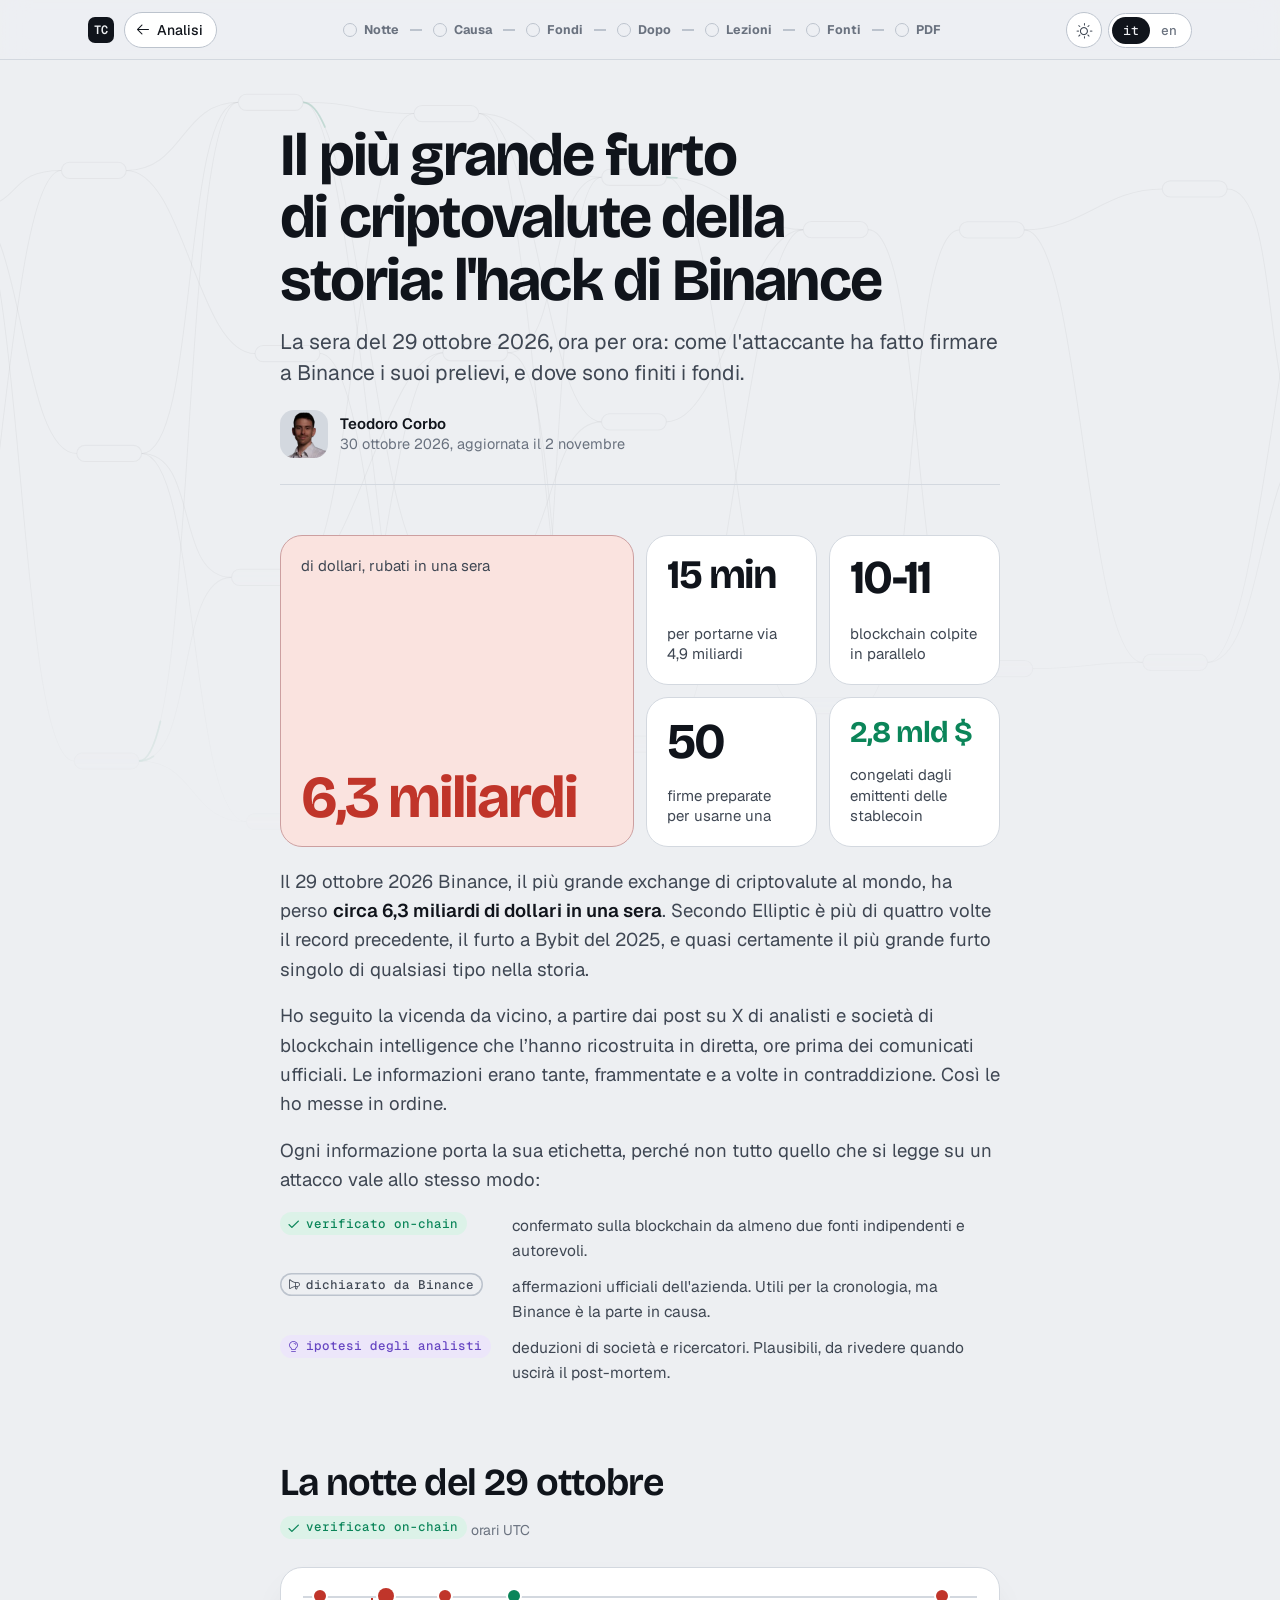
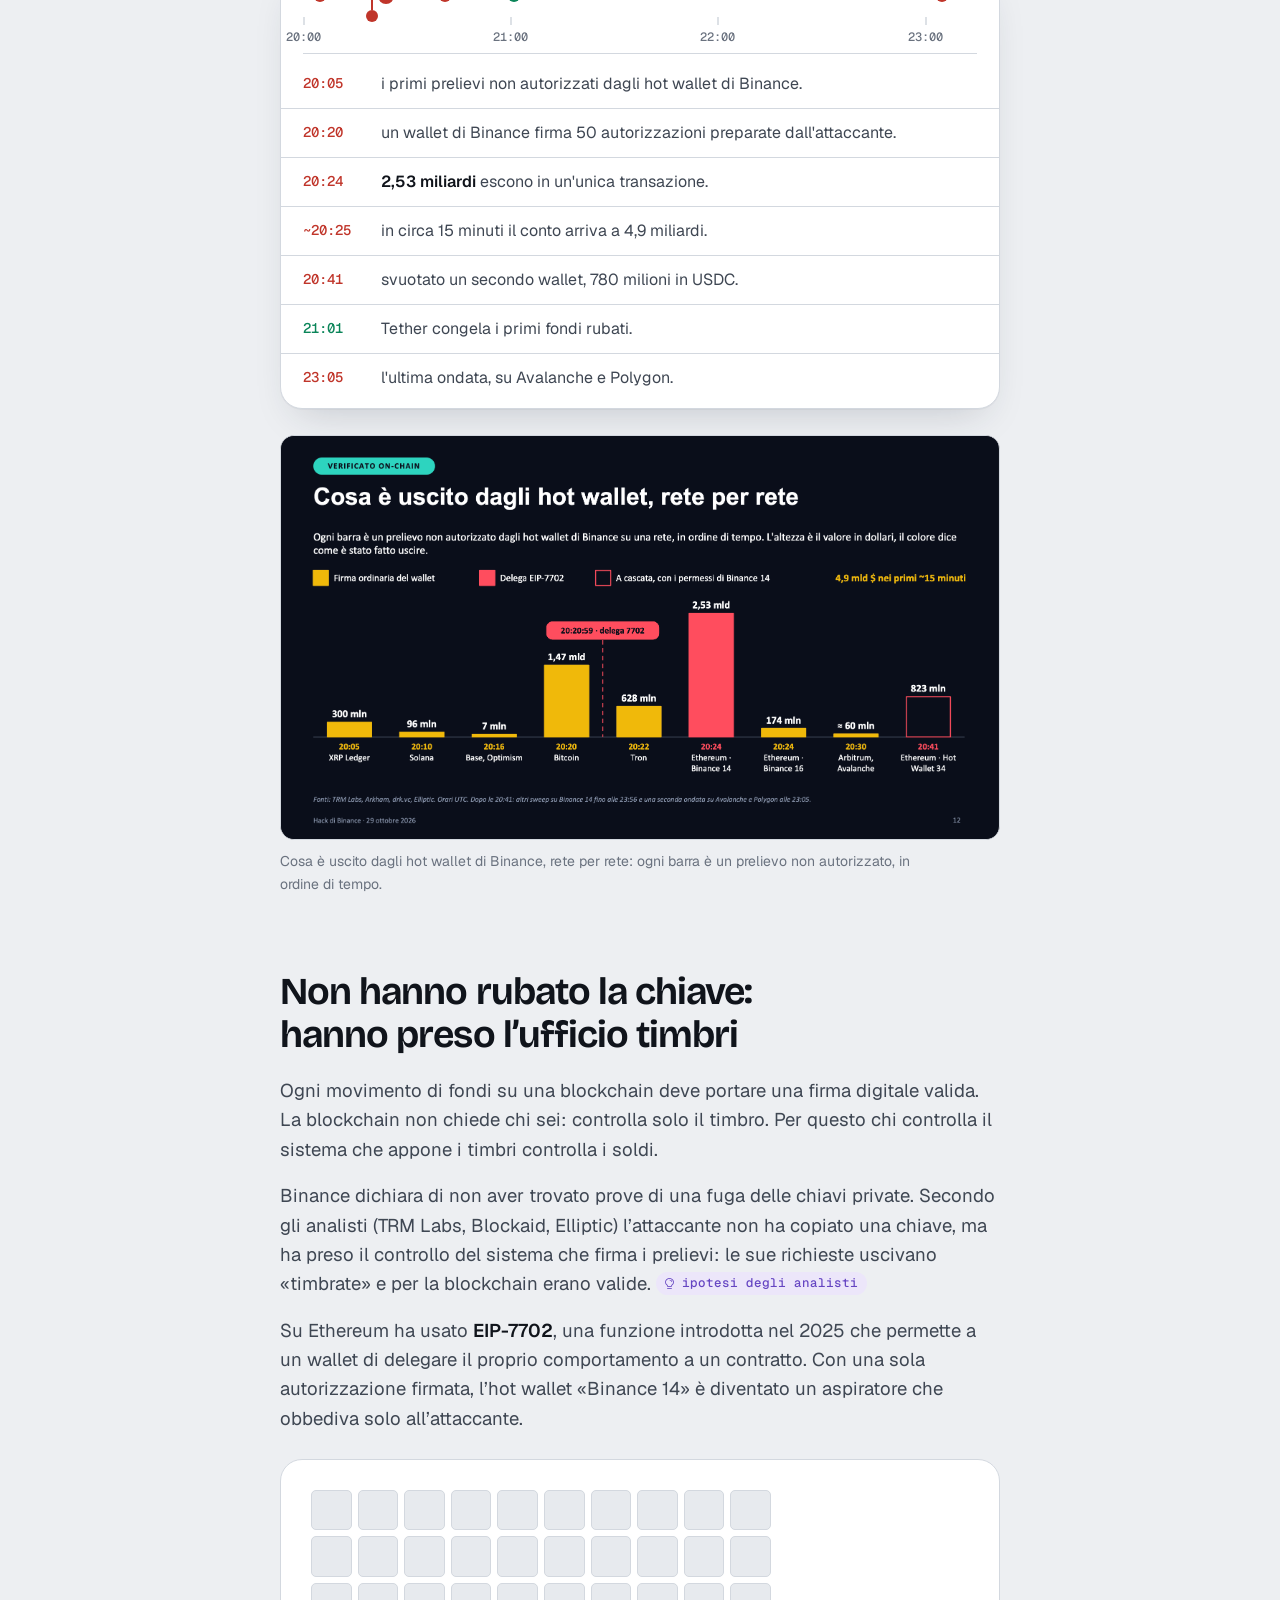
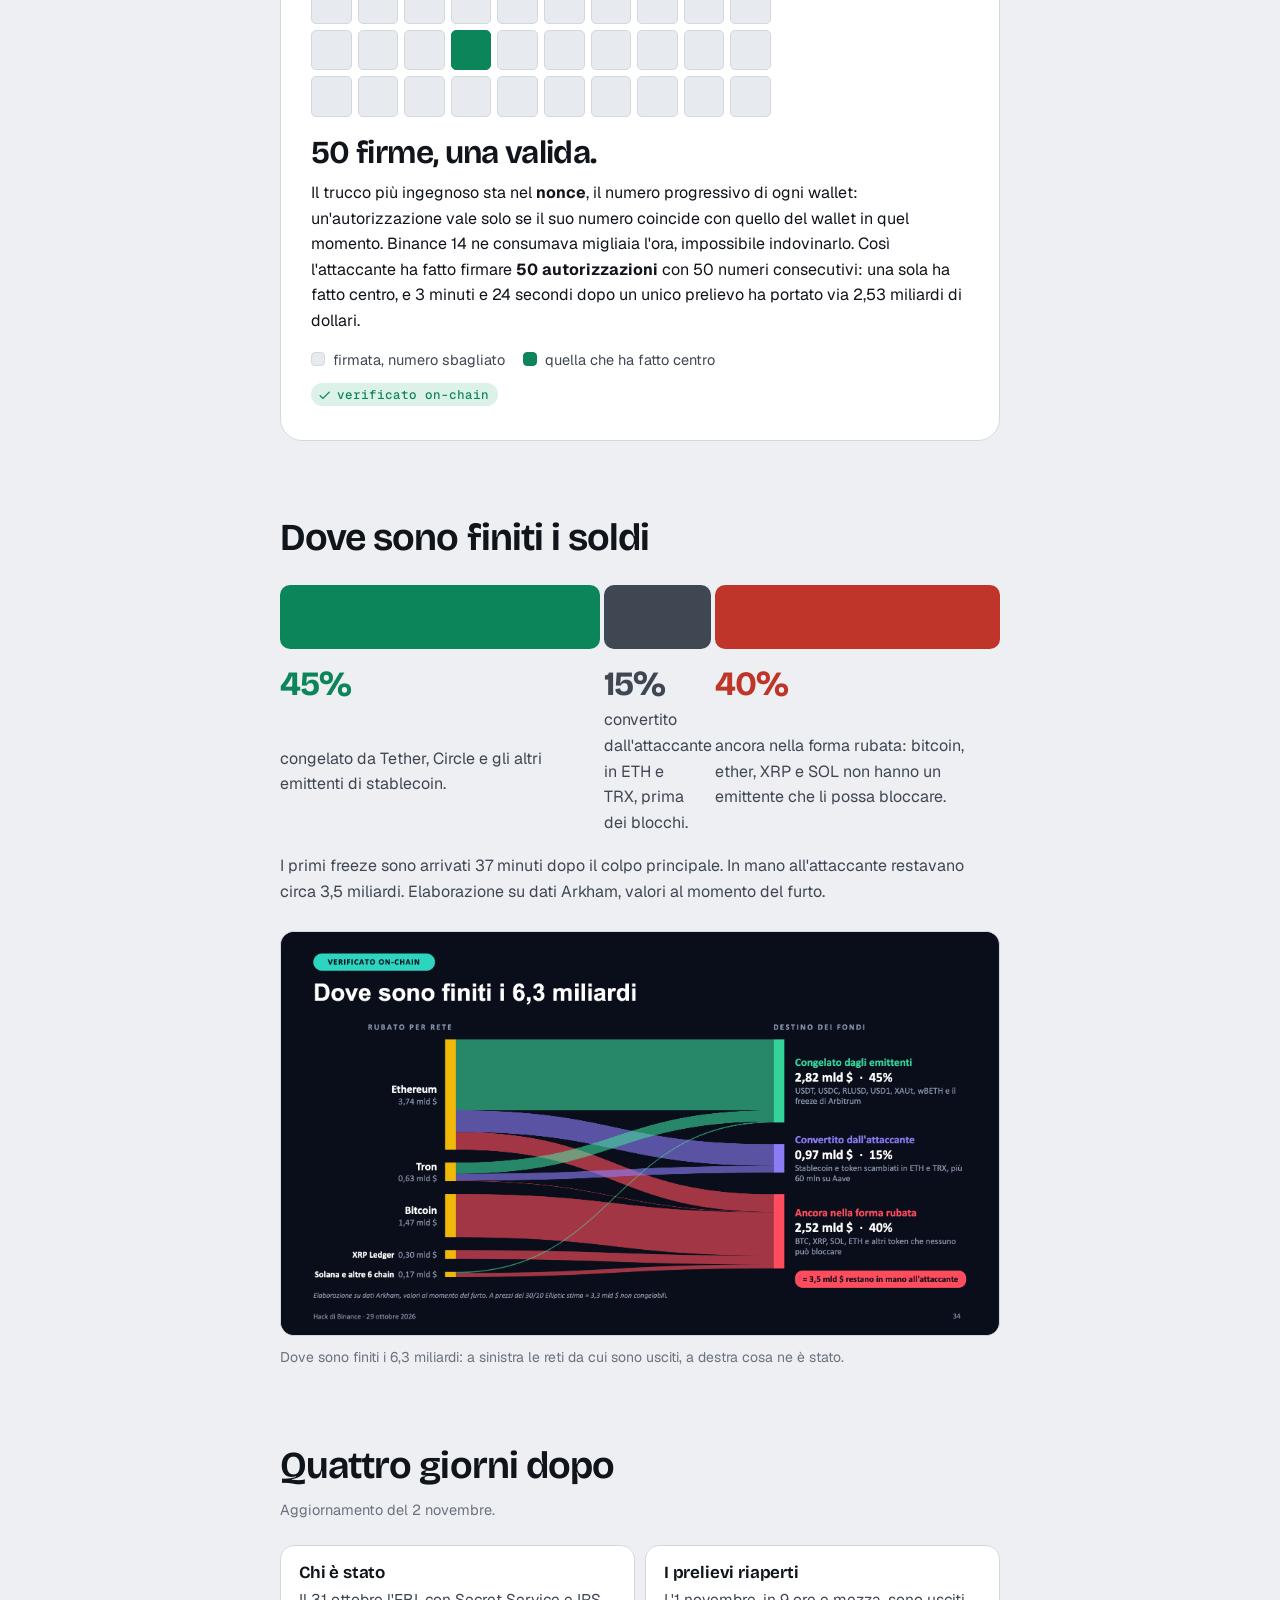
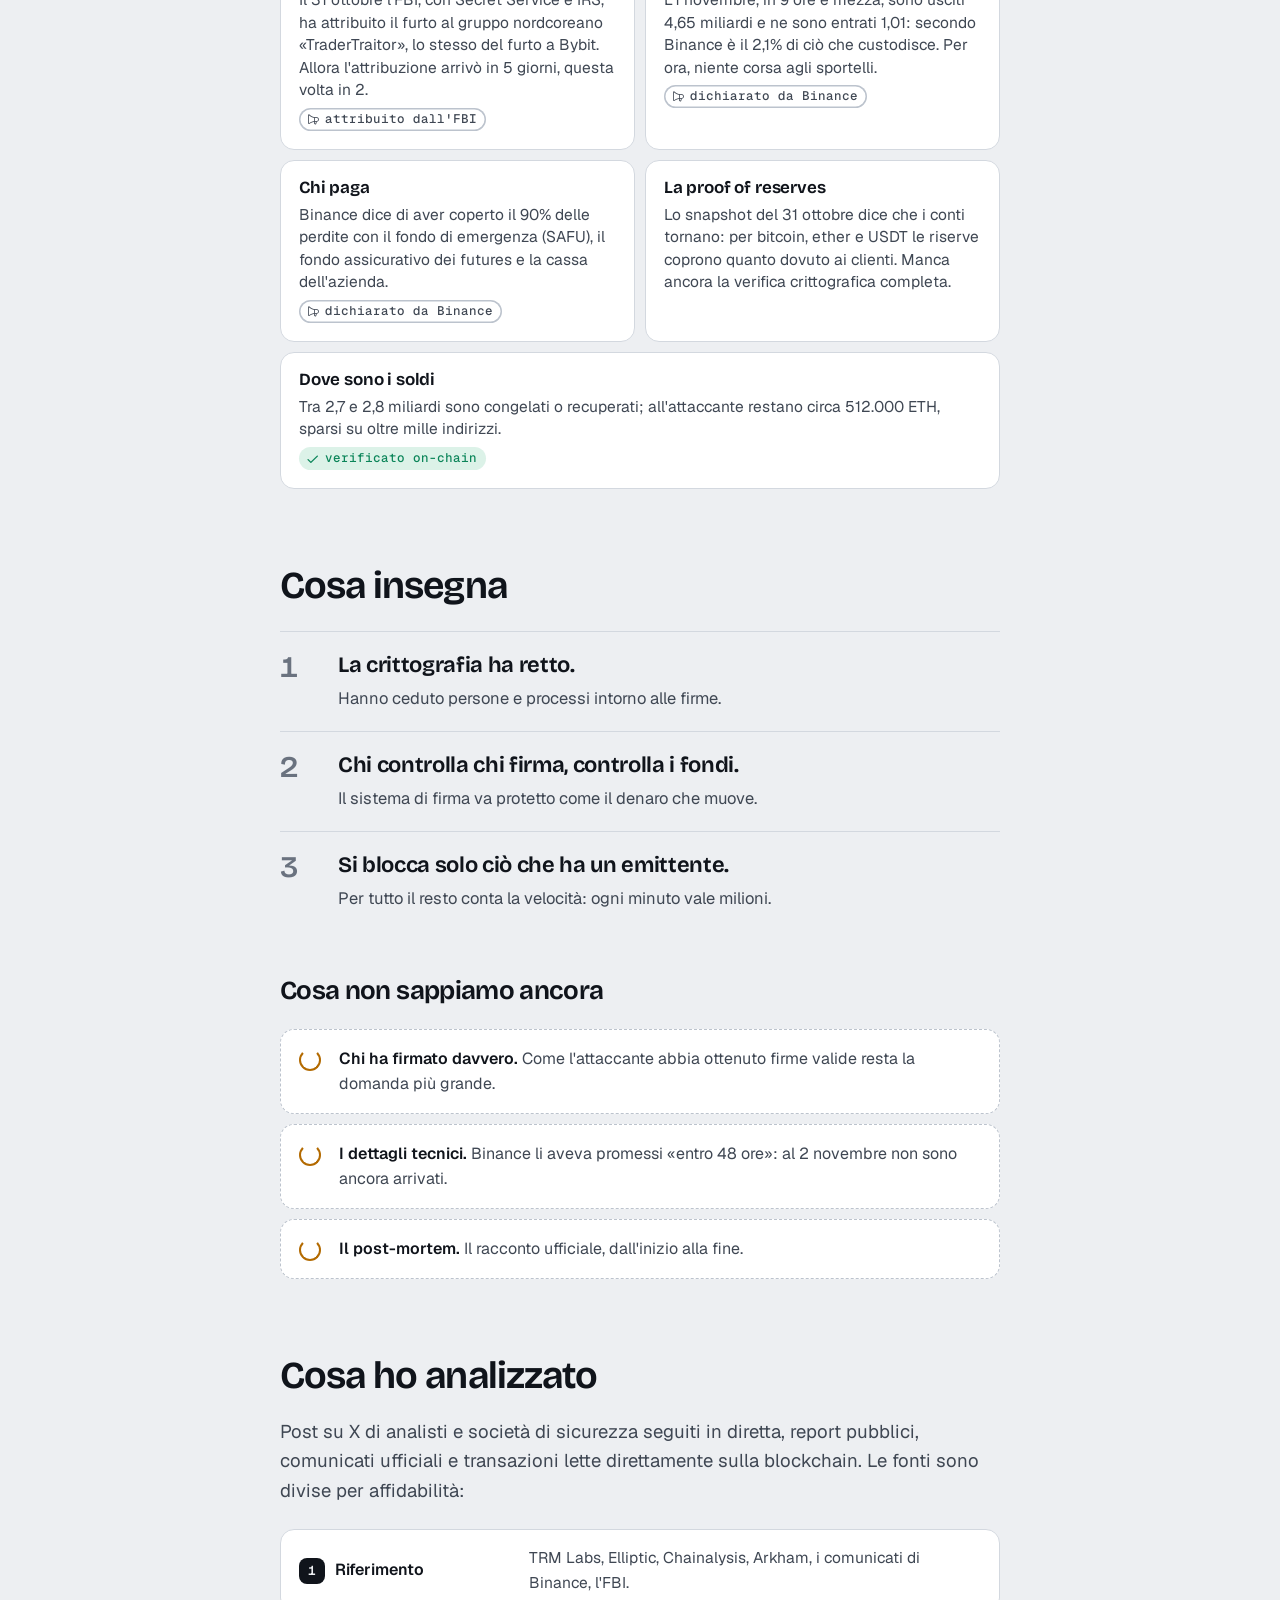
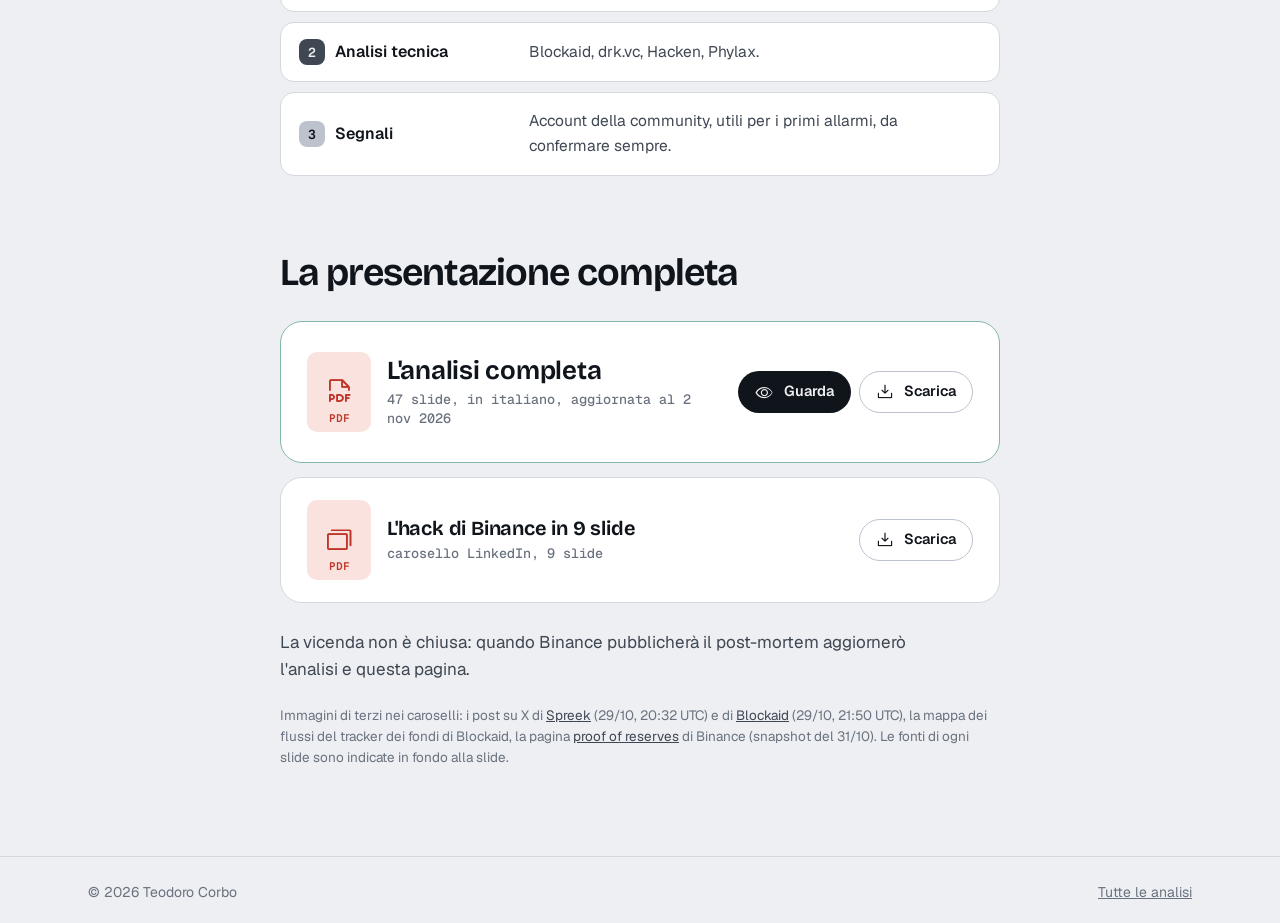
<file: analisi/binance-hack/index.html>
<!DOCTYPE html><html lang="it"><head><meta charset="utf-8"><meta name="viewport" content="width=device-width, initial-scale=1"><script>
      /* tema prima del primo disegno: scelta salvata, altrimenti il sistema, altrimenti chiaro (design/GUIDA.md) */
      (() => { let t = null; try { t = localStorage.getItem('tema'); } catch (_) {} document.documentElement.dataset.theme = t || (matchMedia('(prefers-color-scheme: dark)').matches ? 'dark' : 'light'); document.documentElement.classList.add('js'); })();
    </script><title>Il più grande furto di criptovalute della storia: l&#39;hack di Binance · Teodoro Corbo</title><meta name="description" content="La sera del 29 ottobre 2026, ora per ora: come l'attaccante ha fatto firmare a Binance i suoi prelievi, e dove sono finiti i fondi."><link rel="canonical" href="https://teodoro98.github.io/analisi/binance-hack/"><link rel="icon" type="image/svg+xml" href="/favicon.svg"><link rel="stylesheet" href="/icone/icone.css"><link rel="alternate" hreflang="it" href="https://teodoro98.github.io/analisi/binance-hack/"><link rel="alternate" hreflang="en" href="https://teodoro98.github.io/en/analysis/binance-hack/"><link rel="alternate" hreflang="x-default" href="https://teodoro98.github.io/analisi/binance-hack/"><meta property="og:site_name" content="Teodoro Corbo"><meta property="og:type" content="article"><meta property="og:title" content="Il più grande furto di criptovalute della storia: l'hack di Binance"><meta property="og:description" content="La sera del 29 ottobre 2026, ora per ora: come l'attaccante ha fatto firmare a Binance i suoi prelievi, e dove sono finiti i fondi."><meta property="og:url" content="https://teodoro98.github.io/analisi/binance-hack/"><meta property="og:image" content="https://teodoro98.github.io/og-default.png"><meta property="og:image:width" content="1200"><meta property="og:image:height" content="630"><meta property="og:locale" content="it_IT"><meta property="og:locale:alternate" content="en_GB"><meta name="twitter:card" content="summary_large_image"><meta name="twitter:title" content="Il più grande furto di criptovalute della storia: l'hack di Binance"><meta name="twitter:description" content="La sera del 29 ottobre 2026, ora per ora: come l'attaccante ha fatto firmare a Binance i suoi prelievi, e dove sono finiti i fondi."><meta name="twitter:image" content="https://teodoro98.github.io/og-default.png"><script defer src="https://cloud.umami.is/script.js" data-website-id="cc975674-ebe2-4d16-a97f-52bf9abba8f4" data-domains="teodoro98.github.io"></script><link rel="stylesheet" href="/_astro/Base.VQsp0W1O.css"><link rel="stylesheet" href="/_astro/AnalysisPage.D19ZU0bU.css"></head><body><div class="fondo" aria-hidden="true"><div class="f-grafo"></div></div><a class="skip" href="#main">Vai al contenuto</a><nav class="nav" aria-label="Principale"><div class="wrap"><div class="inizio"><a class="marchio" href="/" aria-label="Teodoro Corbo, home"><span class="mk">TC</span></a><a class="ritorno" href="/#analisi" aria-label="Torna a tutte le analisi"><i class="ph ph-arrow-left"></i><span>Analisi</span></a></div><ol class="tappe"><li><a href="#notte"><span class="st"><i class="ph-bold ph-check"></i></span><b>Notte</b></a></li><li><a href="#causa"><span class="st"><i class="ph-bold ph-check"></i></span><b>Causa</b></a></li><li><a href="#fondi"><span class="st"><i class="ph-bold ph-check"></i></span><b>Fondi</b></a></li><li><a href="#dopo"><span class="st"><i class="ph-bold ph-check"></i></span><b>Dopo</b></a></li><li><a href="#lezioni"><span class="st"><i class="ph-bold ph-check"></i></span><b>Lezioni</b></a></li><li><a href="#fonti"><span class="st"><i class="ph-bold ph-check"></i></span><b>Fonti</b></a></li><li><a href="#pdf"><span class="st"><i class="ph-bold ph-check"></i></span><b>PDF</b></a></li></ol><div class="tappe-tel" aria-hidden="true"><div class="pp"><i></i><i></i><i></i><i></i><i></i><i></i><i></i></div><span data-inizio="inizio" data-fine="fine">inizio</span></div><div class="attrezzi"><button class="tema" type="button" aria-pressed="false" aria-label="Tema scuro"><i class="ph ph-sun"></i><i class="ph ph-moon"></i></button><nav class="lingua" aria-label="Lingua"><a href="/analisi/binance-hack/" hreflang="it" aria-current="page">it</a><a href="/en/analysis/binance-hack/" hreflang="en" data-umami-event="lingua" data-umami-event-lang="it" data-umami-event-to="en" lang="en" aria-label="English">en</a></nav></div></div></nav><main id="main"><div class="wrap"><header class="testata"><h1 data-r style="--d:1">Il più grande furto di criptovalute della storia: l&#39;hack di Binance</h1><p class="dek" data-r style="--d:2">La sera del 29 ottobre 2026, ora per ora: come l&#39;attaccante ha fatto firmare a Binance i suoi prelievi, e dove sono finiti i fondi.</p><div class="chi" data-r style="--d:3"><span class="av"><img src="/c/profilo/foto-firma.webp" alt="" width="48" height="48" loading="lazy" decoding="async"></span><div><b>Teodoro Corbo</b><span><time datetime="2026-10-30">30 ottobre 2026, aggiornata il 2 novembre</time></span></div></div></header></div><div class="wrap stretta"><section class="intro"><div class="numeri" data-r="">
<div class="num grande"><span>di dollari, rubati in una sera</span><b style="--w:5.26">6,3 miliardi</b></div>
<div class="num"><b style="--w:3.19">15 min</b><span>per portarne via 4,9 miliardi</span></div>
<div class="num"><b style="--w:2.74">10-11</b><span>blockchain colpite in parallelo</span></div>
<div class="num"><b style="--w:1.16">50</b><span>firme preparate per usarne una</span></div>
<div class="num verde"><b style="--w:4.33">2,8 mld $</b><span>congelati dagli emittenti delle stablecoin</span></div>
</div><div class="prosa"><p data-r="">Il 29 ottobre 2026 Binance, il più grande exchange di criptovalute al mondo, ha perso <strong>circa 6,3 miliardi di dollari
in una sera</strong>. Secondo Elliptic è più di quattro volte il record precedente, il furto a Bybit del 2025, e quasi
certamente il più grande furto singolo di qualsiasi tipo nella storia.</p><p data-r="">Ho seguito la vicenda da vicino, a partire dai post su X di analisti e società di blockchain intelligence che l’hanno
ricostruita in diretta, ore prima dei comunicati ufficiali. Le informazioni erano tante, frammentate e a volte in
contraddizione. Così le ho messe in ordine.</p><p data-r="">Ogni informazione porta la sua etichetta, perché non tutto quello che si legge su un attacco vale allo stesso modo:</p></div><div class="legenda" data-r="">
<div><span><span class="et ver"><i class="ph-bold ph-check"></i><span>verificato on-chain</span></span></span><span>confermato sulla blockchain da almeno due fonti indipendenti e autorevoli.</span></div>
<div><span><span class="et dich"><i class="ph ph-megaphone"></i><span>dichiarato da Binance</span></span></span><span>affermazioni ufficiali dell'azienda. Utili per la cronologia, ma Binance è la parte in causa.</span></div>
<div><span><span class="et ipo"><i class="ph ph-lightbulb"></i><span>ipotesi degli analisti</span></span></span><span>deduzioni di società e ricercatori. Plausibili, da rivedere quando uscirà il post-mortem.</span></div>
</div></section><section id="notte" class="sez"><h2 data-r="" id="la-notte-del-29-ottobre">La notte del 29 ottobre</h2><p class="nota" data-r=""><span class="et ver"><i class="ph-bold ph-check"></i><span>verificato on-chain</span></span> <span style="color:var(--mute);font-size:14px">orari UTC</span></p><div class="notte" data-r="">
<div class="scala" aria-hidden="true">
<div class="asse"></div>
<span class="t" style="--x:0">20:00</span><span class="t" style="--x:30.77">21:00</span><span class="t" style="--x:61.54">22:00</span><span class="t" style="--x:92.31">23:00</span>
<i class="m r" style="--x:2.56;--k:0"></i><i class="m r" style="--x:10.26;--k:1"></i><i class="m r forte" style="--x:12.31;--k:2"></i><i class="m r" style="--x:21.03;--k:3"></i><i class="m v" style="--x:31.28;--k:4"></i><i class="m r" style="--x:94.87;--k:5"></i>
</div>
<ol class="registro">
<li class="r"><span class="ora">20:05</span><span>i primi prelievi non autorizzati dagli hot wallet di Binance.</span></li>
<li class="r"><span class="ora">20:20</span><span>un wallet di Binance firma 50 autorizzazioni preparate dall'attaccante.</span></li>
<li class="r"><span class="ora">20:24</span><span><b>2,53 miliardi</b> escono in un'unica transazione.</span></li>
<li class="r"><span class="ora">~20:25</span><span>in circa 15 minuti il conto arriva a 4,9 miliardi.</span></li>
<li class="r"><span class="ora">20:41</span><span>svuotato un secondo wallet, 780 milioni in USDC.</span></li>
<li class="v"><span class="ora">21:01</span><span>Tether congela i primi fondi rubati.</span></li>
<li class="r"><span class="ora">23:05</span><span>l'ultima ondata, su Avalanche e Polygon.</span></li>
</ol>
</div><figure class="slide" data-r=""><img src="/c/binance-hack/slide-prelievi-it.png" alt="Cosa è uscito dagli hot wallet di Binance, rete per rete" loading="lazy"><figcaption>Cosa è uscito dagli hot wallet di Binance, rete per rete: ogni barra è un prelievo non autorizzato, in ordine di tempo.</figcaption></figure></section><section id="causa" class="sez"><h2 data-r="" id="non-hanno-rubato-la-chiave-hanno-preso-lufficio-timbri">Non hanno rubato la chiave: hanno preso l’ufficio timbri</h2><div class="prosa"><p data-r="">Ogni movimento di fondi su una blockchain deve portare una firma digitale valida. La blockchain non chiede chi sei:
controlla solo il timbro. Per questo chi controlla il sistema che appone i timbri controlla i soldi.</p><p data-r="">Binance dichiara di non aver trovato prove di una fuga delle chiavi private. Secondo gli analisti (TRM Labs, Blockaid,
Elliptic) l’attaccante non ha copiato una chiave, ma ha preso il controllo del sistema che firma i prelievi: le sue
richieste uscivano «timbrate» e per la blockchain erano valide. <span class="et ipo"><i class="ph ph-lightbulb"></i><span>ipotesi degli analisti</span></span></p><p data-r="">Su Ethereum ha usato <strong>EIP-7702</strong>, una funzione introdotta nel 2025 che permette a un wallet di delegare il proprio
comportamento a un contratto. Con una sola autorizzazione firmata, l’hot wallet «Binance 14» è diventato un aspiratore
che obbediva solo all’attaccante.</p></div><div class="firme" data-r="">
<div class="griglia" aria-hidden="true" data-n="50" data-hit="33"></div>
<div>
<p class="esito">50 firme, una valida.</p>
<p style="font-size:16px;margin-top:10px">Il trucco più ingegnoso sta nel <b>nonce</b>, il numero progressivo di ogni wallet: un'autorizzazione vale solo se il suo numero coincide con quello del wallet in quel momento. Binance 14 ne consumava migliaia l'ora, impossibile indovinarlo. Così l'attaccante ha fatto firmare <b>50 autorizzazioni</b> con 50 numeri consecutivi: una sola ha fatto centro, e 3 minuti e 24 secondi dopo un unico prelievo ha portato via 2,53 miliardi di dollari.</p>
<div class="leg" style="margin-top:14px"><span><i></i><span>firmata, numero sbagliato</span></span><span><i class="hit"></i><span>quella che ha fatto centro</span></span></div>
<p style="margin-top:12px"><span class="et ver"><i class="ph-bold ph-check"></i><span>verificato on-chain</span></span></p>
</div>
</div></section><section id="fondi" class="sez"><h2 data-r="" id="dove-sono-finiti-i-soldi">Dove sono finiti i soldi</h2><div class="fondi" data-r="">
<div class="barra-f" role="img" aria-label="45% congelato, 15% convertito, 40% ancora nella forma rubata"><i class="a" style="--w:45;--k:0"></i><i class="b" style="--w:15;--k:1"></i><i class="c" style="--w:40;--k:2"></i></div>
<ul>
<li><b style="color:var(--ok)">45%</b><span>congelato da Tether, Circle e gli altri emittenti di stablecoin.</span></li>
<li><b>15%</b><span>convertito dall'attaccante in ETH e TRX, prima dei blocchi.</span></li>
<li><b style="color:var(--fail)">40%</b><span>ancora nella forma rubata: bitcoin, ether, XRP e SOL non hanno un emittente che li possa bloccare.</span></li>
</ul>
<p class="dopo">I primi freeze sono arrivati 37 minuti dopo il colpo principale. In mano all'attaccante restavano circa 3,5 miliardi. Elaborazione su dati Arkham, valori al momento del furto.</p>
</div><figure class="slide" data-r=""><img src="/c/binance-hack/slide-fondi-it.png" alt="Dove sono finiti i 6,3 miliardi" loading="lazy"><figcaption>Dove sono finiti i 6,3 miliardi: a sinistra le reti da cui sono usciti, a destra cosa ne è stato.</figcaption></figure></section><section id="dopo" class="sez"><h2 data-r="" id="quattro-giorni-dopo">Quattro giorni dopo</h2><p class="nota" data-r="">Aggiornamento del 2 novembre.</p><ul class="aggiorn">
<li data-r=""><b>Chi è stato</b><span>Il 31 ottobre l'FBI, con Secret Service e IRS, ha attribuito il furto al gruppo nordcoreano «TraderTraitor», lo stesso del furto a Bybit. Allora l'attribuzione arrivò in 5 giorni, questa volta in 2.</span><span><span class="et dich"><i class="ph ph-megaphone"></i><span>attribuito dall'FBI</span></span></span></li>
<li data-r="" style="--d:1"><b>I prelievi riaperti</b><span>L'1 novembre, in 9 ore e mezza, sono usciti 4,65 miliardi e ne sono entrati 1,01: secondo Binance è il 2,1% di ciò che custodisce. Per ora, niente corsa agli sportelli.</span><span><span class="et dich"><i class="ph ph-megaphone"></i><span>dichiarato da Binance</span></span></span></li>
<li data-r=""><b>Chi paga</b><span>Binance dice di aver coperto il 90% delle perdite con il fondo di emergenza (SAFU), il fondo assicurativo dei futures e la cassa dell'azienda.</span><span><span class="et dich"><i class="ph ph-megaphone"></i><span>dichiarato da Binance</span></span></span></li>
<li data-r="" style="--d:1"><b>La proof of reserves</b><span>Lo snapshot del 31 ottobre dice che i conti tornano: per bitcoin, ether e USDT le riserve coprono quanto dovuto ai clienti. Manca ancora la verifica crittografica completa.</span></li>
<li data-r=""><b>Dove sono i soldi</b><span>Tra 2,7 e 2,8 miliardi sono congelati o recuperati; all'attaccante restano circa 512.000 ETH, sparsi su oltre mille indirizzi.</span><span><span class="et ver"><i class="ph-bold ph-check"></i><span>verificato on-chain</span></span></span></li>
</ul></section><section id="lezioni" class="sez"><h2 data-r="" id="cosa-insegna">Cosa insegna</h2><ol class="lezioni">
<li data-r=""><span><b>La crittografia ha retto.</b><span>Hanno ceduto persone e processi intorno alle firme.</span></span></li>
<li data-r=""><span><b>Chi controlla chi firma, controlla i fondi.</b><span>Il sistema di firma va protetto come il denaro che muove.</span></span></li>
<li data-r=""><span><b>Si blocca solo ciò che ha un emittente.</b><span>Per tutto il resto conta la velocità: ogni minuto vale milioni.</span></span></li>
</ol><h2 class="sotto" data-r="" id="cosa-non-sappiamo-ancora">Cosa non sappiamo ancora</h2><ul class="aperte">
<li data-r=""><span><b>Chi ha firmato davvero.</b> Come l'attaccante abbia ottenuto firme valide resta la domanda più grande.</span></li>
<li data-r=""><span><b>I dettagli tecnici.</b> Binance li aveva promessi «entro 48 ore»: al 2 novembre non sono ancora arrivati.</span></li>
<li data-r=""><span><b>Il post-mortem.</b> Il racconto ufficiale, dall'inizio alla fine.</span></li>
</ul></section><section id="fonti" class="sez"><h2 data-r="" id="cosa-ho-analizzato">Cosa ho analizzato</h2><div class="prosa"><p data-r="">Post su X di analisti e società di sicurezza seguiti in diretta, report pubblici, comunicati ufficiali e transazioni
lette direttamente sulla blockchain. Le fonti sono divise per affidabilità:</p></div><div class="livelli">
<div class="livello" data-r=""><h3 id="1riferimento"><span class="n">1</span><span>Riferimento</span></h3><p>TRM Labs, Elliptic, Chainalysis, Arkham, i comunicati di Binance, l'FBI.</p></div>
<div class="livello" data-r=""><h3 id="2analisi-tecnica"><span class="n">2</span><span>Analisi tecnica</span></h3><p>Blockaid, drk.vc, Hacken, Phylax.</p></div>
<div class="livello" data-r=""><h3 id="3segnali"><span class="n">3</span><span>Segnali</span></h3><p>Account della community, utili per i primi allarmi, da confermare sempre.</p></div>
</div></section><section id="pdf" class="sez"><h2 data-r="" id="la-presentazione-completa">La presentazione completa</h2><div class="allegati"><div class="pdf primo-pdf" data-r=""><span class="ico"><i class="ph ph-file-pdf"></i><small>PDF</small></span><div><h3 id="lanalisi-completa">L'analisi completa</h3><p class="m">47 slide, in italiano, aggiornata al 2 nov 2026</p></div><div class="bott"><a class="btn primo" href="/c/binance-hack/binance-hack-deck-it.pdf" target="_blank" rel="noopener"><i class="ph ph-eye"></i><span>Guarda</span></a><a class="btn secondo" href="/c/binance-hack/binance-hack-deck-it.pdf" download><i class="ph ph-download-simple"></i><span>Scarica</span></a></div></div><div class="pdf" data-r=""><span class="ico"><i class="ph ph-cards"></i><small>PDF</small></span><div><h3 id="lhack-di-binance-in-9-slide">L'hack di Binance in 9 slide</h3><p class="m">carosello LinkedIn, 9 slide</p></div><div class="bott"><a class="btn secondo" href="/c/binance-hack/binance-hack-carosello-it.pdf" download><i class="ph ph-download-simple"></i><span>Scarica</span></a></div></div></div><p class="chiusa" data-r="">La vicenda non è chiusa: quando Binance pubblicherà il post-mortem aggiornerò l'analisi e questa pagina.</p><p class="crediti">Immagini di terzi nei caroselli: i post su X di <a href="https://x.com/spreekaway/status/2115904721856651382">Spreek</a> (29/10, 20:32 UTC) e di <a href="https://x.com/blockaid_/status/2115924317888495661">Blockaid</a> (29/10, 21:50 UTC), la mappa dei flussi del tracker dei fondi di Blockaid, la pagina <a href="https://www.binance.com/en/proof-of-reserves">proof of reserves</a> di Binance (snapshot del 31/10). Le fonti di ogni slide sono indicate in fondo alla slide.</p></section></div></main><footer class="piede"><div class="wrap"><span>© 2026 Teodoro Corbo</span><a href="/#analisi" style="color:inherit">Tutte le analisi</a></div></footer><script type="module" src="/_astro/Base.astro_astro_type_script_index_0_lang.Cv_SQ6CX.js"></script></body></html>
</file>
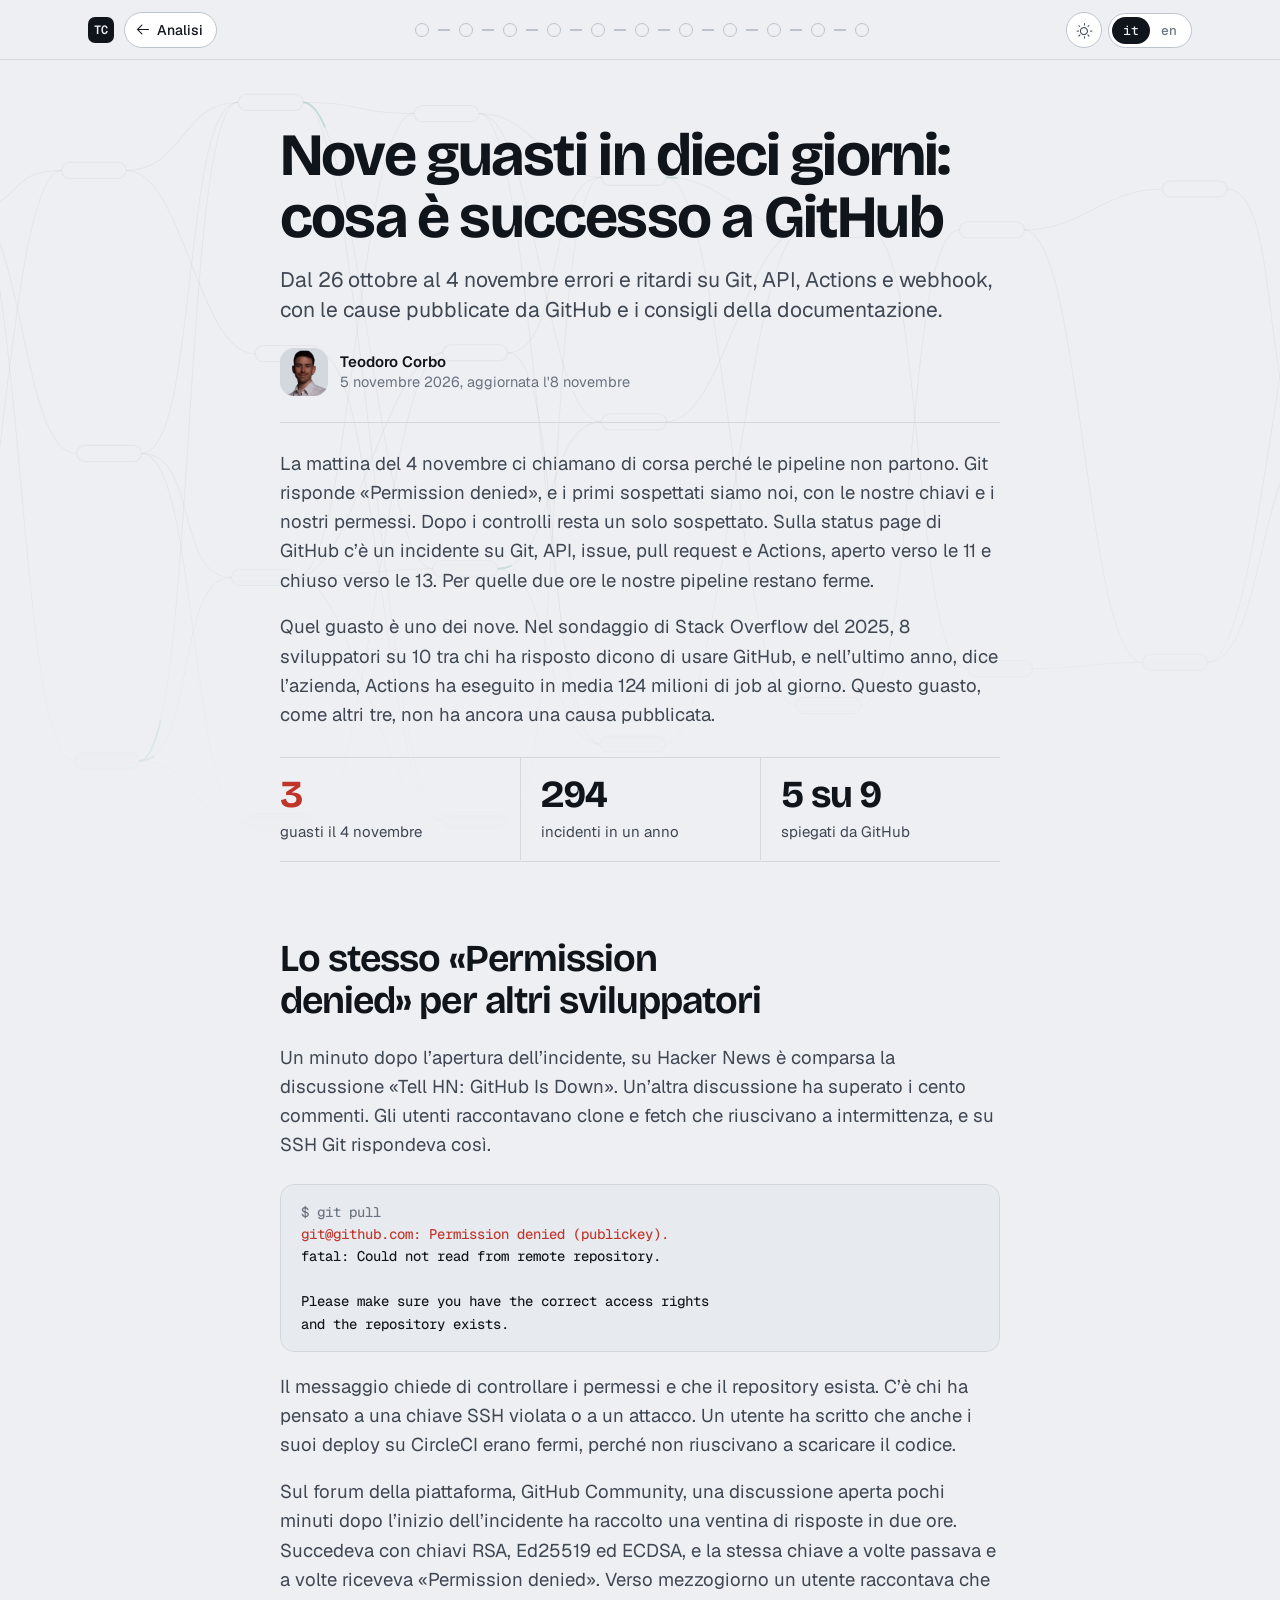
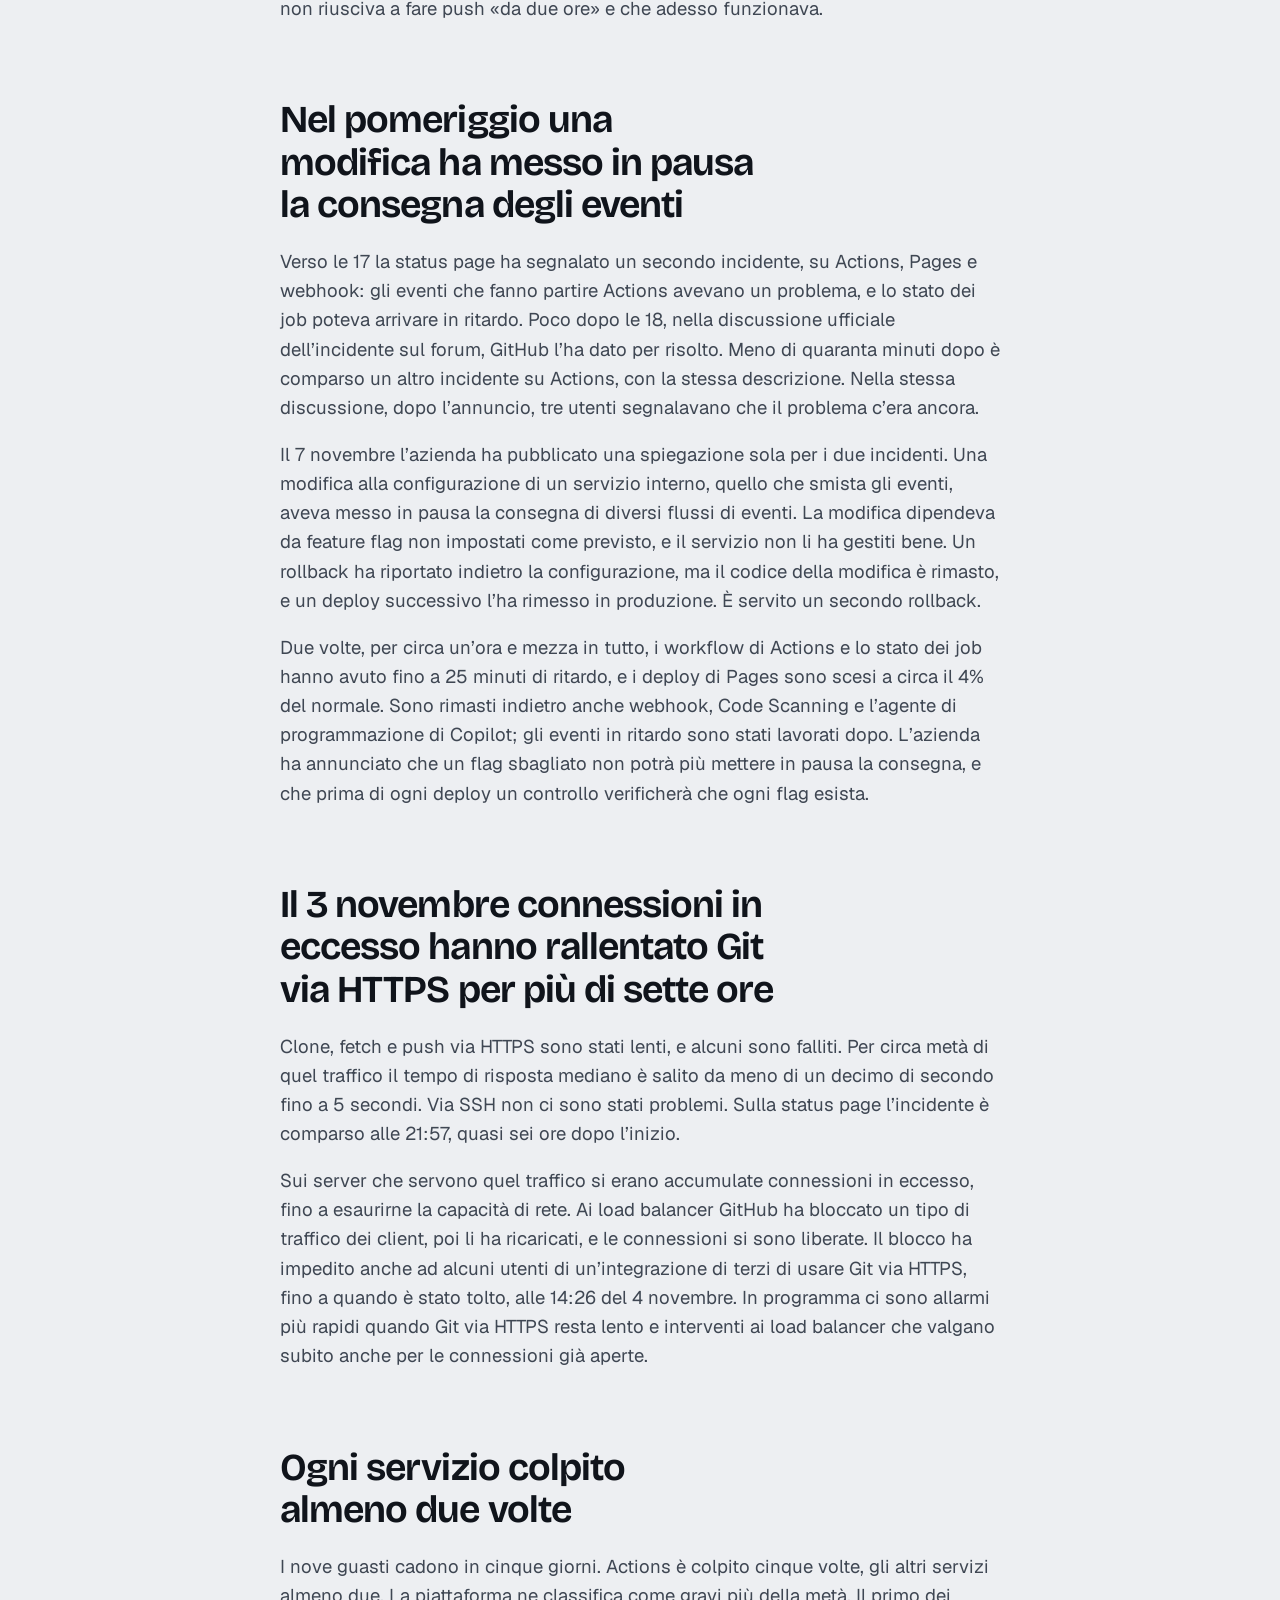
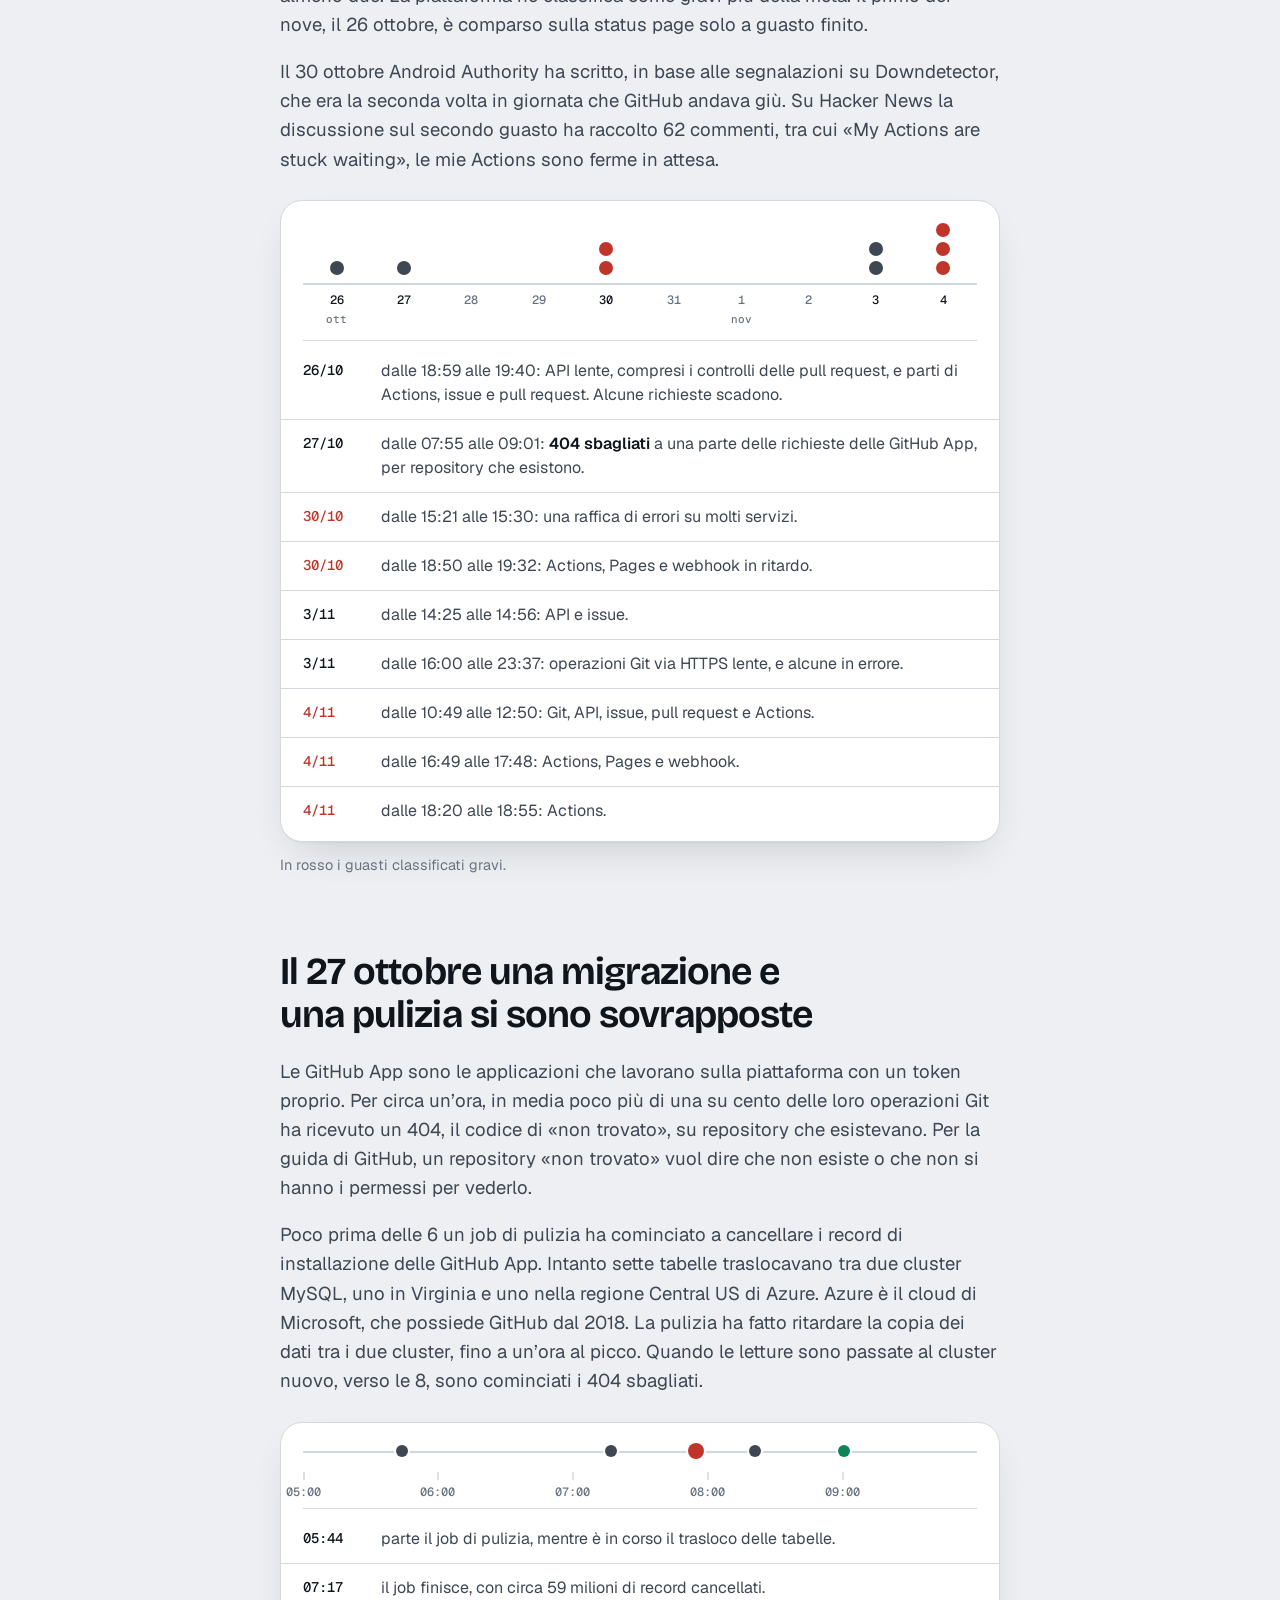
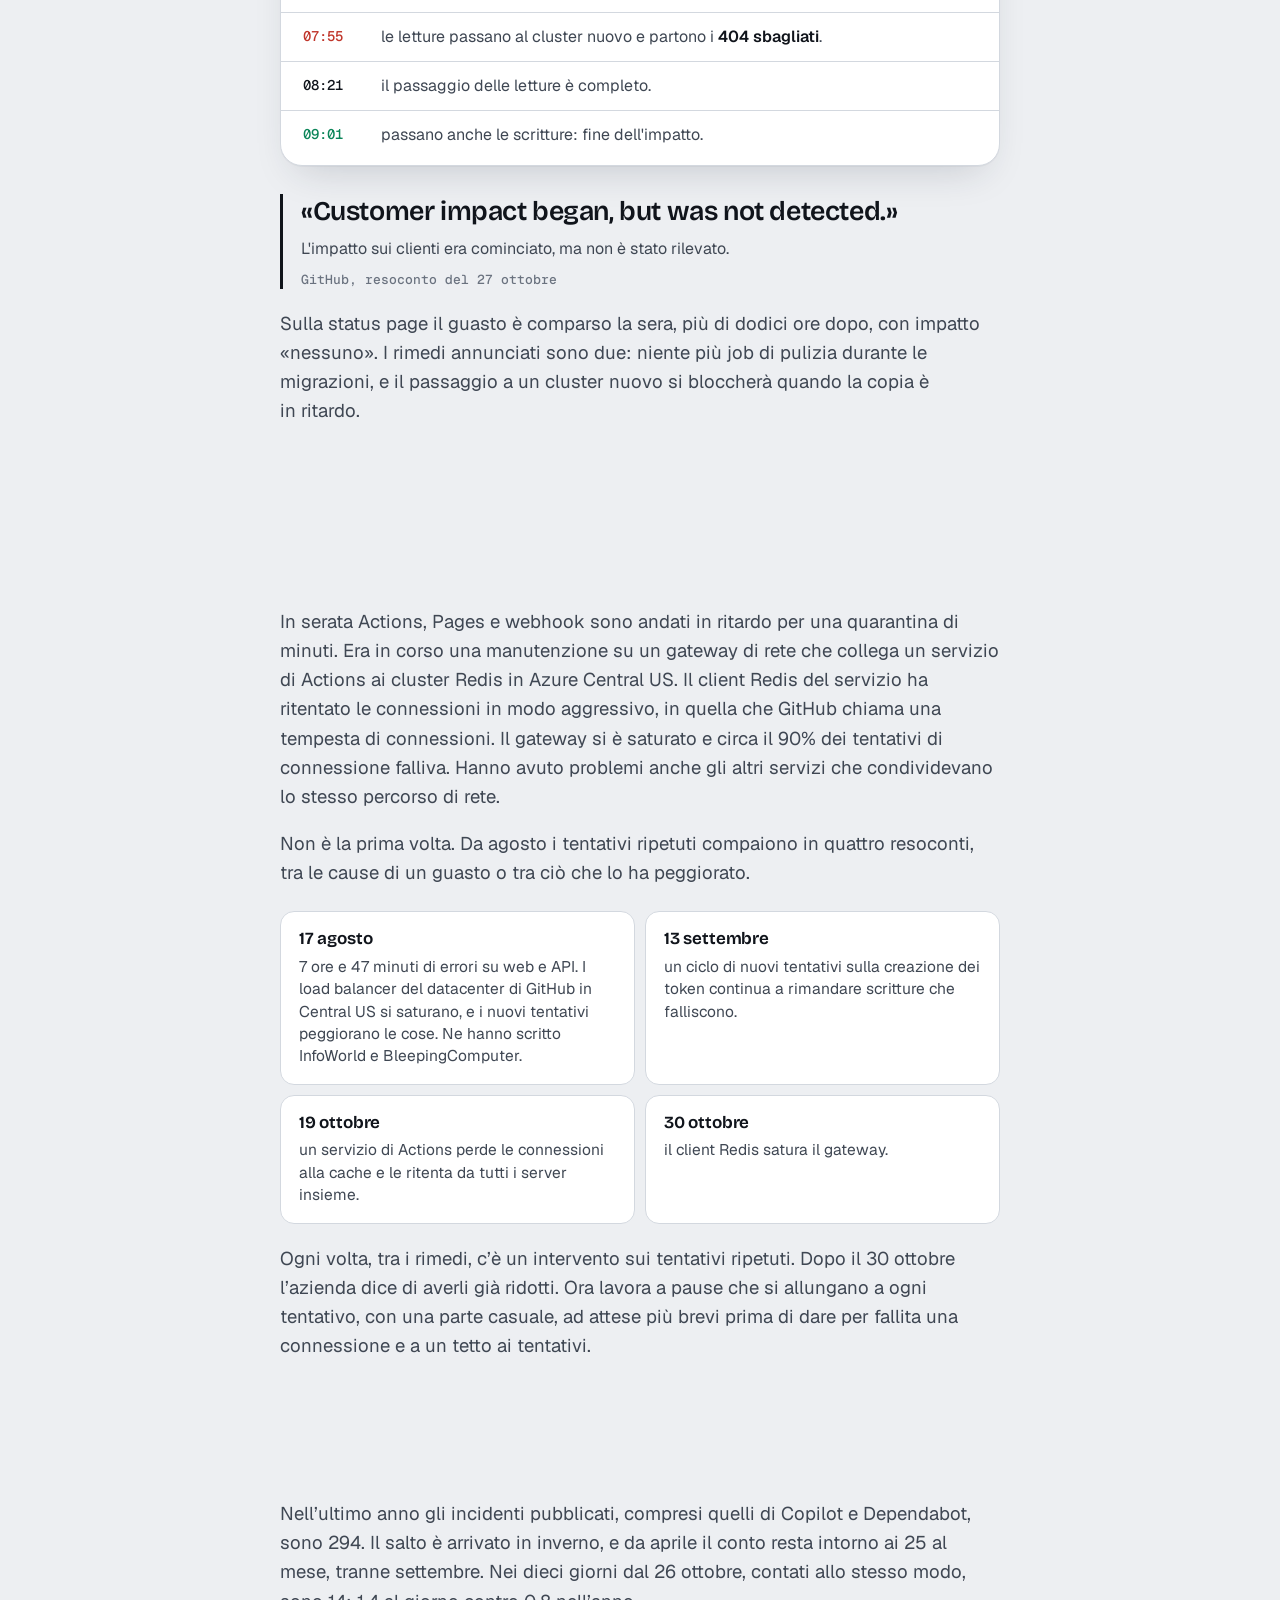
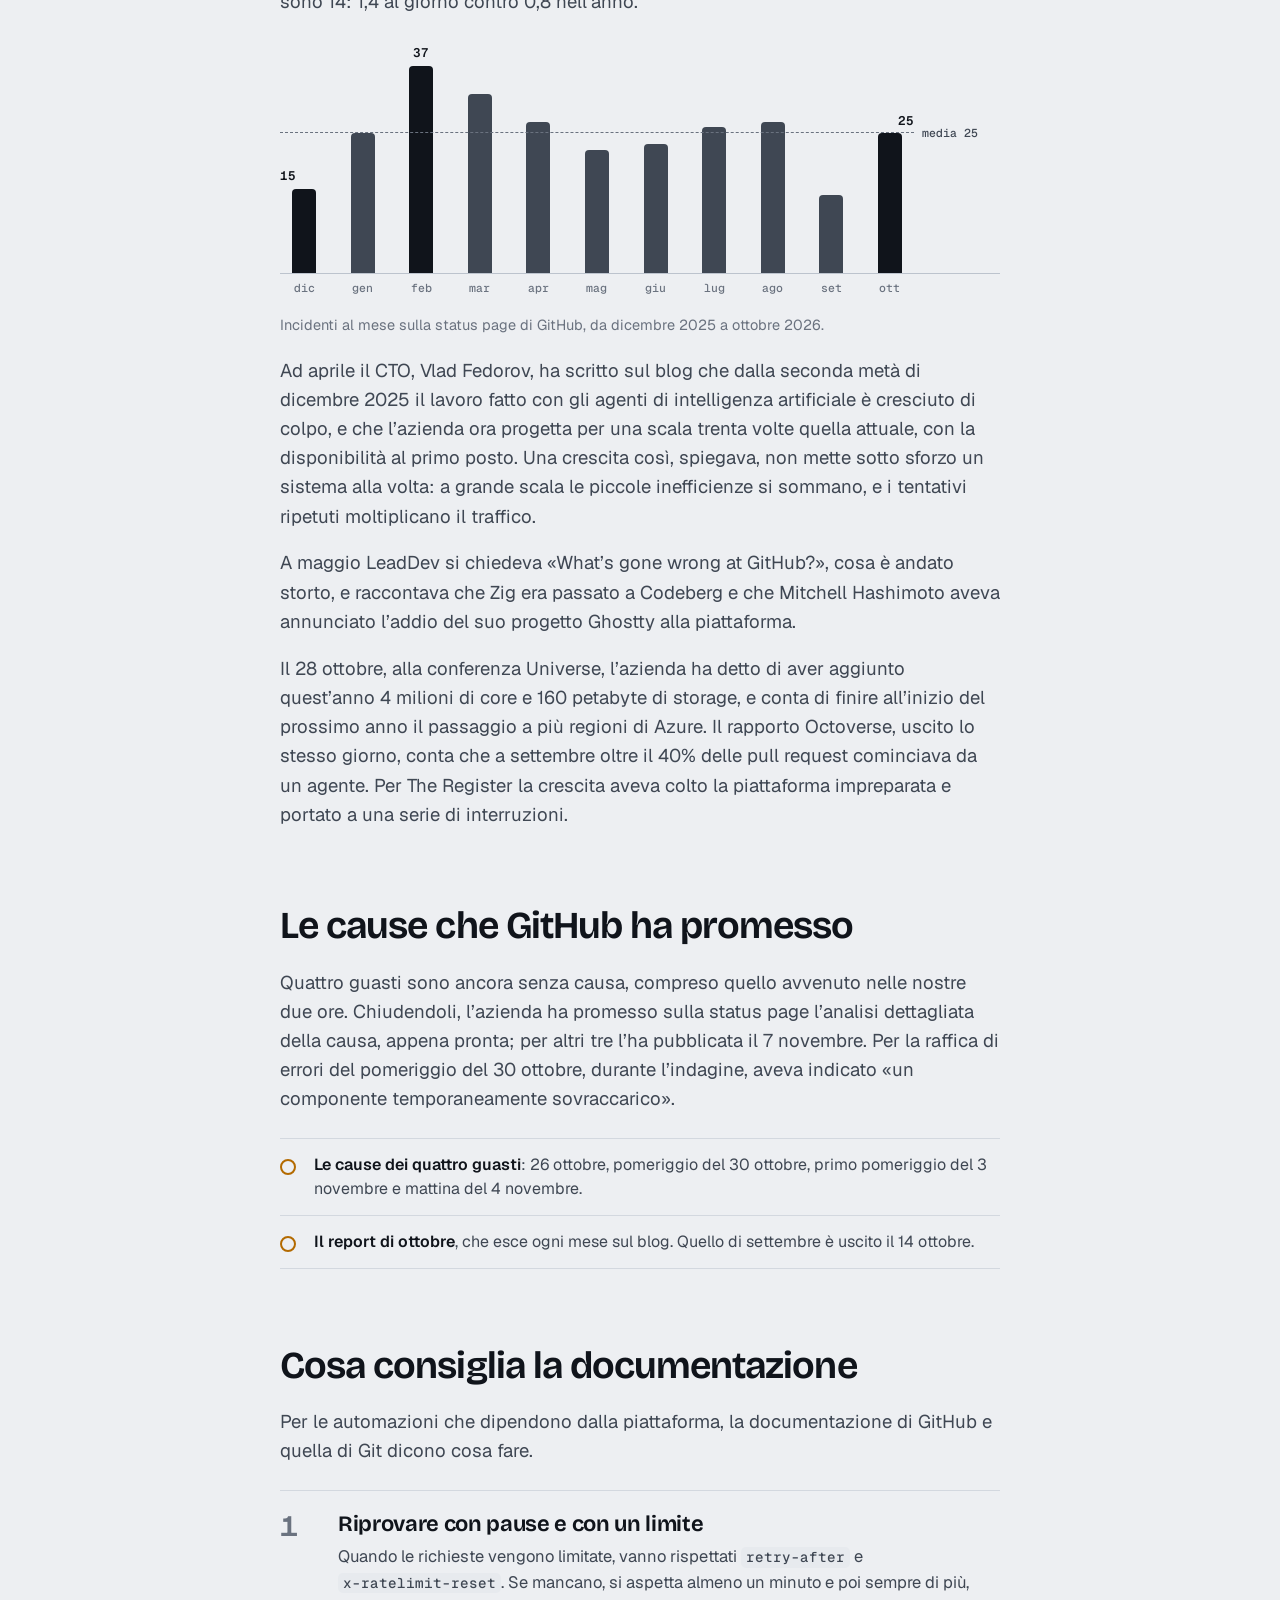
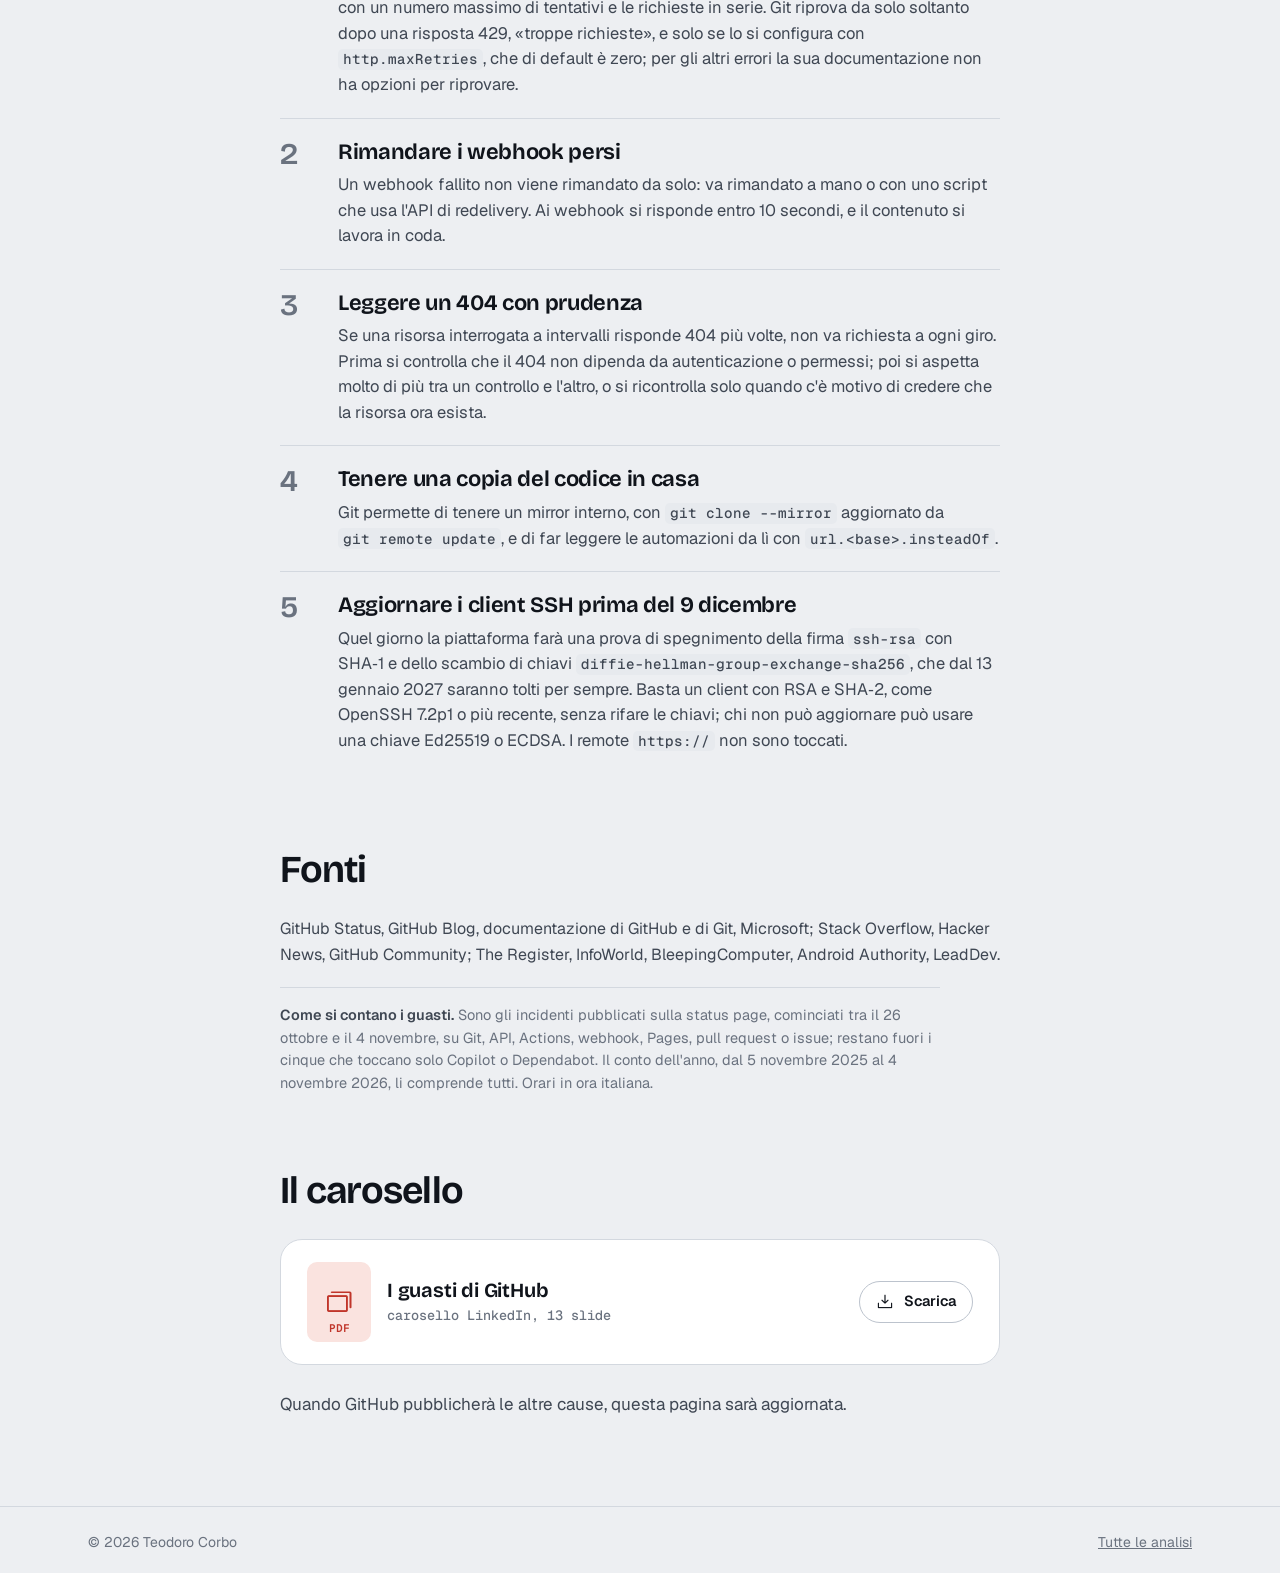
<file: analisi/github-2026-11/index.html>
<!DOCTYPE html><html lang="it"><head><meta charset="utf-8"><meta name="viewport" content="width=device-width, initial-scale=1"><script>
      /* tema prima del primo disegno: scelta salvata, altrimenti il sistema, altrimenti chiaro (design/GUIDA.md) */
      (() => { let t = null; try { t = localStorage.getItem('tema'); } catch (_) {} document.documentElement.dataset.theme = t || (matchMedia('(prefers-color-scheme: dark)').matches ? 'dark' : 'light'); document.documentElement.classList.add('js'); })();
    </script><title>Nove guasti in dieci giorni: cosa è successo a GitHub · Teodoro Corbo</title><meta name="description" content="Dal 26 ottobre al 4 novembre errori e ritardi su Git, API, Actions e webhook, con le cause pubblicate da GitHub e i consigli della documentazione."><link rel="canonical" href="https://teodoro98.github.io/analisi/github-2026-11/"><link rel="icon" type="image/svg+xml" href="/favicon.svg"><link rel="stylesheet" href="/icone/icone.css"><link rel="alternate" hreflang="it" href="https://teodoro98.github.io/analisi/github-2026-11/"><link rel="alternate" hreflang="en" href="https://teodoro98.github.io/en/analysis/github-2026-11/"><link rel="alternate" hreflang="x-default" href="https://teodoro98.github.io/analisi/github-2026-11/"><meta property="og:site_name" content="Teodoro Corbo"><meta property="og:type" content="article"><meta property="og:title" content="Nove guasti in dieci giorni: cosa è successo a GitHub"><meta property="og:description" content="Dal 26 ottobre al 4 novembre errori e ritardi su Git, API, Actions e webhook, con le cause pubblicate da GitHub e i consigli della documentazione."><meta property="og:url" content="https://teodoro98.github.io/analisi/github-2026-11/"><meta property="og:image" content="https://teodoro98.github.io/og-default.png"><meta property="og:image:width" content="1200"><meta property="og:image:height" content="630"><meta property="og:locale" content="it_IT"><meta property="og:locale:alternate" content="en_GB"><meta name="twitter:card" content="summary_large_image"><meta name="twitter:title" content="Nove guasti in dieci giorni: cosa è successo a GitHub"><meta name="twitter:description" content="Dal 26 ottobre al 4 novembre errori e ritardi su Git, API, Actions e webhook, con le cause pubblicate da GitHub e i consigli della documentazione."><meta name="twitter:image" content="https://teodoro98.github.io/og-default.png"><script defer src="https://cloud.umami.is/script.js" data-website-id="cc975674-ebe2-4d16-a97f-52bf9abba8f4" data-domains="teodoro98.github.io"></script><link rel="stylesheet" href="/_astro/Base.VQsp0W1O.css"><link rel="stylesheet" href="/_astro/AnalysisPage.D19ZU0bU.css"></head><body><div class="fondo" aria-hidden="true"><div class="f-grafo"></div></div><a class="skip" href="#main">Vai al contenuto</a><nav class="nav" aria-label="Principale"><div class="wrap"><div class="inizio"><a class="marchio" href="/" aria-label="Teodoro Corbo, home"><span class="mk">TC</span></a><a class="ritorno" href="/#analisi" aria-label="Torna a tutte le analisi"><i class="ph ph-arrow-left"></i><span>Analisi</span></a></div><ol class="tappe"><li><a href="#errori"><span class="st"><i class="ph-bold ph-check"></i></span><b>Errori</b></a></li><li><a href="#giorno"><span class="st"><i class="ph-bold ph-check"></i></span><b>Il giorno</b></a></li><li><a href="#https"><span class="st"><i class="ph-bold ph-check"></i></span><b>3 novembre</b></a></li><li><a href="#guasti"><span class="st"><i class="ph-bold ph-check"></i></span><b>Dieci giorni</b></a></li><li><a href="#caso"><span class="st"><i class="ph-bold ph-check"></i></span><b>27 ottobre</b></a></li><li><a href="#tempesta"><span class="st"><i class="ph-bold ph-check"></i></span><b>30 ottobre</b></a></li><li><a href="#anno"><span class="st"><i class="ph-bold ph-check"></i></span><b>Un anno</b></a></li><li><a href="#attese"><span class="st"><i class="ph-bold ph-check"></i></span><b>Senza causa</b></a></li><li><a href="#consigli"><span class="st"><i class="ph-bold ph-check"></i></span><b>Consigli</b></a></li><li><a href="#fonti"><span class="st"><i class="ph-bold ph-check"></i></span><b>Fonti</b></a></li><li><a href="#pdf"><span class="st"><i class="ph-bold ph-check"></i></span><b>PDF</b></a></li></ol><div class="tappe-tel" aria-hidden="true"><div class="pp"><i></i><i></i><i></i><i></i><i></i><i></i><i></i><i></i><i></i><i></i><i></i></div><span data-inizio="inizio" data-fine="fine">inizio</span></div><div class="attrezzi"><button class="tema" type="button" aria-pressed="false" aria-label="Tema scuro"><i class="ph ph-sun"></i><i class="ph ph-moon"></i></button><nav class="lingua" aria-label="Lingua"><a href="/analisi/github-2026-11/" hreflang="it" aria-current="page">it</a><a href="/en/analysis/github-2026-11/" hreflang="en" data-umami-event="lingua" data-umami-event-lang="it" data-umami-event-to="en" lang="en" aria-label="English">en</a></nav></div></div></nav><main id="main"><div class="wrap"><header class="testata"><h1 data-r style="--d:1">Nove guasti in dieci giorni: cosa è successo a GitHub</h1><p class="dek" data-r style="--d:2">Dal 26 ottobre al 4 novembre errori e ritardi su Git, API, Actions e webhook, con le cause pubblicate da GitHub e i consigli della documentazione.</p><div class="chi" data-r style="--d:3"><span class="av"><img src="/c/profilo/foto-firma.webp" alt="" width="48" height="48" loading="lazy" decoding="async"></span><div><b>Teodoro Corbo</b><span><time datetime="2026-11-05">5 novembre 2026, aggiornata l&#39;8 novembre</time></span></div></div></header></div><div class="wrap stretta"><section class="intro"><div class="prosa"><p data-r="">La mattina del 4 novembre ci chiamano di corsa perché le pipeline non partono. Git risponde «Permission denied», e i
primi sospettati siamo noi, con le nostre chiavi e i nostri permessi. Dopo i controlli resta un solo sospettato.
Sulla status page di GitHub c’è un incidente su Git, API, issue, pull request e Actions, aperto verso le 11 e chiuso
verso le 13. Per quelle due ore le nostre pipeline restano ferme.</p><p data-r="">Quel guasto è uno dei nove. Nel sondaggio di Stack Overflow del 2025, 8 sviluppatori su 10 tra chi ha risposto dicono
di usare GitHub, e nell’ultimo anno, dice l’azienda, Actions ha eseguito in media 124 milioni di job al giorno. Questo guasto, come
altri tre, non ha ancora una causa pubblicata.</p></div><div class="numeri" data-r="">
<div class="num rosso"><b style="--w:0.58">3</b><span>guasti il 4 novembre</span></div>
<div class="num"><b style="--w:1.74">294</b><span>incidenti in un anno</span></div>
<div class="num"><b style="--w:2.84">5 su 9</b><span>spiegati da GitHub</span></div>
</div></section><section id="errori" class="sez"><h2 data-r="" id="lo-stesso-permission-denied-per-altri-sviluppatori">Lo stesso «Permission denied» per altri sviluppatori</h2><div class="prosa"><p data-r="">Un minuto dopo l’apertura dell’incidente, su Hacker News è comparsa la discussione «Tell HN: GitHub Is Down». Un’altra
discussione ha superato i cento commenti. Gli utenti raccontavano clone e fetch che riuscivano a intermittenza, e su SSH Git rispondeva così.</p></div><pre class="codice"><code><span class="giu">$ git pull</span>
<span class="no">git@github.com: Permission denied (publickey).</span>
fatal: Could not read from remote repository.

Please make sure you have the correct access rights
and the repository exists.</code></pre><div class="prosa"><p data-r="">Il messaggio chiede di controllare i permessi e che il repository esista. C’è chi ha pensato a una chiave SSH violata o
a un attacco. Un utente ha scritto che anche i suoi deploy su CircleCI erano fermi, perché non riuscivano a scaricare il codice.</p><p data-r="">Sul forum della piattaforma, GitHub Community, una discussione aperta pochi minuti dopo l’inizio dell’incidente ha
raccolto una ventina di risposte in due ore. Succedeva con chiavi RSA, Ed25519 ed ECDSA, e la stessa chiave a
volte passava e a volte riceveva «Permission denied». Verso mezzogiorno un utente raccontava che non riusciva a fare push «da due ore» e che adesso
funzionava.</p></div></section><section id="giorno" class="sez"><h2 data-r="" id="nel-pomeriggio-una-modifica-ha-messo-in-pausa-la-consegna-degli-eventi">Nel pomeriggio una modifica ha messo in pausa la consegna degli eventi</h2><div class="prosa"><p data-r="">Verso le 17 la status page ha segnalato un secondo incidente, su Actions, Pages e webhook: gli eventi che fanno partire
Actions avevano un problema, e lo stato dei job poteva arrivare in ritardo. Poco dopo le 18, nella discussione ufficiale
dell’incidente sul forum, GitHub l’ha dato per risolto. Meno di quaranta minuti dopo è comparso un altro incidente su
Actions, con la stessa descrizione. Nella stessa discussione, dopo l’annuncio, tre utenti
segnalavano che il problema c’era ancora.</p><p data-r="">Il 7 novembre l’azienda ha pubblicato una spiegazione sola per i due incidenti. Una modifica alla configurazione di un
servizio interno, quello che smista gli eventi, aveva messo in pausa la consegna di diversi flussi di eventi. La
modifica dipendeva da feature flag non impostati come previsto, e il servizio non li ha gestiti bene. Un rollback ha
riportato indietro la configurazione, ma il codice della modifica è rimasto, e un deploy successivo l’ha rimesso in
produzione. È servito un secondo rollback.</p><p data-r="">Due volte, per circa un’ora e mezza in tutto, i workflow di Actions e lo stato dei job hanno avuto fino a 25 minuti di
ritardo, e i deploy di Pages sono scesi a circa il 4% del normale. Sono rimasti indietro anche webhook, Code Scanning e
l’agente di programmazione di Copilot; gli eventi in ritardo sono stati lavorati dopo. L’azienda ha annunciato
che un flag sbagliato non potrà più mettere in pausa la consegna, e che prima di ogni deploy un controllo verificherà
che ogni flag esista.</p></div></section><section id="https" class="sez"><h2 data-r="" id="il-3-novembre-connessioni-in-eccesso-hanno-rallentato-git-via-https-per-più-di-sette-ore">Il 3 novembre connessioni in eccesso hanno rallentato Git via HTTPS per più di sette ore</h2><div class="prosa"><p data-r="">Clone, fetch e push via HTTPS sono stati lenti, e alcuni sono falliti. Per circa metà di quel traffico il tempo di
risposta mediano è salito da meno di un decimo di secondo fino a 5 secondi. Via SSH non ci sono stati problemi. Sulla status
page l’incidente è comparso alle 21:57, quasi sei ore dopo l’inizio.</p><p data-r="">Sui server che servono quel traffico si erano accumulate connessioni in eccesso, fino a esaurirne la capacità di
rete. Ai load balancer GitHub ha bloccato un tipo di traffico dei client, poi li ha ricaricati, e le connessioni si
sono liberate. Il blocco ha impedito anche ad alcuni utenti di un’integrazione di terzi di usare Git via HTTPS, fino a
quando è stato tolto, alle 14:26 del 4 novembre. In programma ci sono allarmi più rapidi quando Git via HTTPS resta lento e
interventi ai load balancer che valgano subito anche per le connessioni già aperte.</p></div></section><section id="guasti" class="sez"><h2 data-r="" id="ogni-servizio-colpito-almeno-due-volte">Ogni servizio colpito almeno due volte</h2><div class="prosa"><p data-r="">I nove guasti cadono in cinque giorni. Actions è colpito cinque volte, gli altri servizi almeno due. La piattaforma ne
classifica come gravi più della metà. Il primo dei nove, il 26 ottobre, è comparso sulla status page solo a guasto finito.</p><p data-r="">Il 30 ottobre Android Authority ha scritto, in base alle segnalazioni su Downdetector, che era la seconda volta in
giornata che GitHub andava giù. Su Hacker News la discussione sul secondo guasto ha raccolto 62 commenti, tra cui «My
Actions are stuck waiting», le mie Actions sono ferme in attesa.</p></div><div class="notte" data-r="">
<div class="giorni" aria-hidden="true">
<span data-mese="ott"><i class="m" style="--k:0"></i><b>26</b></span>
<span><i class="m" style="--k:1"></i><b>27</b></span>
<span><b>28</b></span>
<span><b>29</b></span>
<span><i class="m r" style="--k:2"></i><i class="m r" style="--k:3"></i><b>30</b></span>
<span><b>31</b></span>
<span data-mese="nov"><b>1</b></span>
<span><b>2</b></span>
<span><i class="m" style="--k:4"></i><i class="m" style="--k:5"></i><b>3</b></span>
<span><i class="m r" style="--k:6"></i><i class="m r" style="--k:7"></i><i class="m r" style="--k:8"></i><b>4</b></span>
</div>
<ol class="registro">
<li><span class="ora">26/10</span><span>dalle 18:59 alle 19:40: API lente, compresi i controlli delle pull request, e parti di Actions, issue e pull request. Alcune richieste scadono.</span></li>
<li><span class="ora">27/10</span><span>dalle 07:55 alle 09:01: <b>404 sbagliati</b> a una parte delle richieste delle GitHub App, per repository che esistono.</span></li>
<li class="r"><span class="ora">30/10</span><span>dalle 15:21 alle 15:30: una raffica di errori su molti servizi.</span></li>
<li class="r"><span class="ora">30/10</span><span>dalle 18:50 alle 19:32: Actions, Pages e webhook in ritardo.</span></li>
<li><span class="ora">3/11</span><span>dalle 14:25 alle 14:56: API e issue.</span></li>
<li><span class="ora">3/11</span><span>dalle 16:00 alle 23:37: operazioni Git via HTTPS lente, e alcune in errore.</span></li>
<li class="r"><span class="ora">4/11</span><span>dalle 10:49 alle 12:50: Git, API, issue, pull request e Actions.</span></li>
<li class="r"><span class="ora">4/11</span><span>dalle 16:49 alle 17:48: Actions, Pages e webhook.</span></li>
<li class="r"><span class="ora">4/11</span><span>dalle 18:20 alle 18:55: Actions.</span></li>
</ol>
</div><p class="nota" data-r="">In rosso i guasti classificati gravi.</p></section><section id="caso" class="sez"><h2 data-r="" id="il-27-ottobre-una-migrazione-e-una-pulizia-si-sono-sovrapposte">Il 27 ottobre una migrazione e una pulizia si sono sovrapposte</h2><div class="prosa"><p data-r="">Le GitHub App sono le applicazioni che lavorano sulla piattaforma con un token proprio. Per circa un’ora, in media
poco più di una su cento delle loro operazioni Git ha ricevuto un 404, il codice di «non trovato», su repository che
esistevano. Per la guida di GitHub, un
repository «non trovato» vuol dire che non esiste o che non si hanno i permessi per vederlo.</p><p data-r="">Poco prima delle 6 un job di pulizia ha cominciato a cancellare i record di installazione delle GitHub App. Intanto
sette tabelle traslocavano tra due cluster MySQL, uno in Virginia e uno nella regione Central US di Azure. Azure è il
cloud di Microsoft, che possiede GitHub dal 2018. La pulizia ha fatto ritardare la copia dei dati tra i due cluster, fino a
un’ora al picco. Quando le letture sono passate al cluster nuovo, verso le 8, sono cominciati i 404 sbagliati.</p></div><div class="notte" data-r="">
<div class="scala" aria-hidden="true">
<div class="asse"></div>
<span class="t" style="--x:0">05:00</span><span class="t" style="--x:20">06:00</span><span class="t" style="--x:40">07:00</span><span class="t" style="--x:60">08:00</span><span class="t" style="--x:80">09:00</span>
<i class="m" style="--x:14.67;--k:0"></i><i class="m" style="--x:45.67;--k:1"></i><i class="m r forte" style="--x:58.33;--k:2"></i><i class="m" style="--x:67;--k:3"></i><i class="m v" style="--x:80.33;--k:4"></i>
</div>
<ol class="registro">
<li><span class="ora">05:44</span><span>parte il job di pulizia, mentre è in corso il trasloco delle tabelle.</span></li>
<li><span class="ora">07:17</span><span>il job finisce, con circa 59 milioni di record cancellati.</span></li>
<li class="r"><span class="ora">07:55</span><span>le letture passano al cluster nuovo e partono i <b>404 sbagliati</b>.</span></li>
<li><span class="ora">08:21</span><span>il passaggio delle letture è completo.</span></li>
<li class="v"><span class="ora">09:01</span><span>passano anche le scritture: fine dell'impatto.</span></li>
</ol>
</div><blockquote class="citazione" data-r=""><p lang="en">«Customer impact began, but was not detected.»</p><p class="trad">L'impatto sui clienti era cominciato, ma non è stato rilevato.</p><cite>GitHub, resoconto del 27 ottobre</cite></blockquote><div class="prosa"><p data-r="">Sulla status page il guasto è comparso la sera, più di dodici ore dopo, con impatto «nessuno». I rimedi annunciati
sono due: niente più job di pulizia durante le migrazioni, e il passaggio a un cluster nuovo si bloccherà quando la
copia è in ritardo.</p></div></section><section id="tempesta" class="sez"><h2 data-r="" id="il-30-ottobre-i-tentativi-ripetuti-hanno-saturato-un-gateway">Il 30 ottobre i tentativi ripetuti hanno saturato un gateway</h2><div class="prosa"><p data-r="">In serata Actions, Pages e webhook sono andati in ritardo per una quarantina di
minuti. Era in corso una manutenzione su un gateway di rete che collega un servizio di Actions ai
cluster Redis in Azure Central US. Il client Redis del servizio ha ritentato le connessioni in modo aggressivo, in
quella che GitHub chiama una tempesta di connessioni. Il gateway si è saturato e circa il 90% dei tentativi di connessione falliva.
Hanno avuto problemi anche gli altri servizi che condividevano lo stesso percorso di rete.</p><p data-r="">Non è la prima volta. Da agosto i tentativi ripetuti compaiono in quattro resoconti, tra le cause di un guasto o tra ciò che lo ha
peggiorato.</p></div><ul class="schede" data-r="">
<li><b>17 agosto</b><span>7 ore e 47 minuti di errori su web e API. I load balancer del datacenter di GitHub in Central US si saturano, e i nuovi tentativi peggiorano le cose. Ne hanno scritto InfoWorld e BleepingComputer.</span></li>
<li><b>13 settembre</b><span>un ciclo di nuovi tentativi sulla creazione dei token continua a rimandare scritture che falliscono.</span></li>
<li><b>19 ottobre</b><span>un servizio di Actions perde le connessioni alla cache e le ritenta da tutti i server insieme.</span></li>
<li><b>30 ottobre</b><span>il client Redis satura il gateway.</span></li>
</ul><div class="prosa"><p data-r="">Ogni volta, tra i rimedi, c’è un intervento sui tentativi ripetuti. Dopo il 30 ottobre l’azienda dice di averli già ridotti.
Ora lavora a pause che si allungano a ogni tentativo, con una parte casuale, ad attese più brevi prima di dare per
fallita una connessione e a un tetto ai tentativi.</p></div></section><section id="anno" class="sez"><h2 data-r="" id="un-anno-a-25-incidenti-al-mese">Un anno a 25 incidenti al mese</h2><div class="prosa"><p data-r="">Nell’ultimo anno gli incidenti pubblicati, compresi quelli di Copilot e Dependabot, sono 294. Il salto è arrivato
in inverno, e da aprile il conto resta intorno ai 25 al mese, tranne settembre. Nei dieci giorni dal 26 ottobre, contati allo stesso
modo, sono 14: 1,4 al giorno contro 0,8 nell’anno.</p></div><figure class="barre" data-r="" style="--max:37"><ol>
<li class="su" style="--v:15"><i></i><b>15</b><span>dic</span></li>
<li style="--v:25"><i></i><b>25</b><span>gen</span></li>
<li class="su" style="--v:37"><i></i><b>37</b><span>feb</span></li>
<li style="--v:32"><i></i><b>32</b><span>mar</span></li>
<li style="--v:27"><i></i><b>27</b><span>apr</span></li>
<li style="--v:22"><i></i><b>22</b><span>mag</span></li>
<li style="--v:23"><i></i><b>23</b><span>giu</span></li>
<li style="--v:26"><i></i><b>26</b><span>lug</span></li>
<li style="--v:27"><i></i><b>27</b><span>ago</span></li>
<li style="--v:14"><i></i><b>14</b><span>set</span></li>
<li class="su" style="--v:25"><i></i><b>25</b><span>ott</span></li>
<li class="media" style="--v:25"><span>media 25</span></li>
</ol><figcaption>Incidenti al mese sulla status page di GitHub, da dicembre 2025 a ottobre 2026.</figcaption></figure><div class="prosa"><p data-r="">Ad aprile il CTO, Vlad Fedorov, ha scritto sul blog che dalla seconda metà di dicembre 2025 il lavoro fatto con gli
agenti di intelligenza artificiale è cresciuto di colpo, e che l’azienda ora progetta per una scala trenta volte
quella attuale, con la disponibilità al primo posto. Una crescita così, spiegava, non mette sotto sforzo un sistema
alla volta: a grande scala le piccole inefficienze si sommano, e i tentativi ripetuti moltiplicano il traffico.</p><p data-r="">A maggio LeadDev si chiedeva «What’s gone wrong at GitHub?», cosa è andato storto, e raccontava che Zig era passato a Codeberg e che Mitchell Hashimoto aveva annunciato l’addio del suo progetto Ghostty alla piattaforma.</p><p data-r="">Il 28 ottobre, alla conferenza Universe, l’azienda ha detto di aver aggiunto quest’anno 4 milioni di core e 160
petabyte di storage, e conta di finire all’inizio del prossimo anno il passaggio a più regioni di Azure. Il rapporto
Octoverse, uscito lo stesso giorno, conta che a settembre oltre il 40% delle pull request cominciava da un agente. Per The Register la crescita aveva
colto la piattaforma impreparata e portato a una serie di interruzioni.</p></div></section><section id="attese" class="sez"><h2 data-r="" id="le-cause-che-github-ha-promesso">Le cause che GitHub ha promesso</h2><div class="prosa"><p data-r="">Quattro guasti sono ancora senza causa, compreso quello avvenuto nelle nostre due ore. Chiudendoli, l’azienda ha
promesso sulla status page l’analisi dettagliata della causa, appena pronta; per altri tre l’ha pubblicata il 7
novembre. Per la raffica di errori del pomeriggio del 30 ottobre, durante l’indagine, aveva indicato «un componente
temporaneamente sovraccarico».</p></div><ul class="attese" data-r="">
<li><span><b>Le cause dei quattro guasti</b>: 26 ottobre, pomeriggio del 30 ottobre, primo pomeriggio del 3 novembre e mattina del 4 novembre.</span></li>
<li><span><b>Il report di ottobre</b>, che esce ogni mese sul blog. Quello di settembre è uscito il 14 ottobre.</span></li>
</ul></section><section id="consigli" class="sez"><h2 data-r="" id="cosa-consiglia-la-documentazione">Cosa consiglia la documentazione</h2><div class="prosa"><p data-r="">Per le automazioni che dipendono dalla piattaforma, la documentazione di GitHub e quella di Git dicono
cosa fare.</p></div><ol class="lezioni" data-r="">
<li><span><b>Riprovare con pause e con un limite</b>Quando le richieste vengono limitate, vanno rispettati <code>retry-after</code> e <code>x-ratelimit-reset</code>. Se mancano, si aspetta almeno un minuto e poi sempre di più, con un numero massimo di tentativi e le richieste in serie. Git riprova da solo soltanto dopo una risposta 429, «troppe richieste», e solo se lo si configura con <code>http.maxRetries</code>, che di default è zero; per gli altri errori la sua documentazione non ha opzioni per riprovare.</span></li>
<li><span><b>Rimandare i webhook persi</b>Un webhook fallito non viene rimandato da solo: va rimandato a mano o con uno script che usa l'API di redelivery. Ai webhook si risponde entro 10 secondi, e il contenuto si lavora in coda.</span></li>
<li><span><b>Leggere un 404 con prudenza</b>Se una risorsa interrogata a intervalli risponde 404 più volte, non va richiesta a ogni giro. Prima si controlla che il 404 non dipenda da autenticazione o permessi; poi si aspetta molto di più tra un controllo e l'altro, o si ricontrolla solo quando c'è motivo di credere che la risorsa ora esista.</span></li>
<li><span><b>Tenere una copia del codice in casa</b>Git permette di tenere un mirror interno, con <code>git clone --mirror</code> aggiornato da <code>git remote update</code>, e di far leggere le automazioni da lì con <code>url.&#x3C;base>.insteadOf</code>.</span></li>
<li><span><b>Aggiornare i client SSH prima del 9 dicembre</b>Quel giorno la piattaforma farà una prova di spegnimento della firma <code>ssh-rsa</code> con SHA‑1 e dello scambio di chiavi <code>diffie-hellman-group-exchange-sha256</code>, che dal 13 gennaio 2027 saranno tolti per sempre. Basta un client con RSA e SHA‑2, come OpenSSH 7.2p1 o più recente, senza rifare le chiavi; chi non può aggiornare può usare una chiave Ed25519 o ECDSA. I remote <code>https://</code> non sono toccati.</span></li>
</ol></section><section id="fonti" class="sez"><h2 data-r="" id="fonti">Fonti</h2><div class="fonti" data-r="">
<p>GitHub Status, GitHub Blog, documentazione di GitHub e di Git, Microsoft; Stack Overflow, Hacker News, GitHub Community; The Register, InfoWorld, BleepingComputer, Android Authority, LeadDev.</p>
<p class="metodo"><b>Come si contano i guasti.</b> Sono gli incidenti pubblicati sulla status page, cominciati tra il
26 ottobre e il 4 novembre, su Git, API, Actions, webhook, Pages, pull request o issue; restano fuori i cinque che
toccano solo Copilot o Dependabot. Il conto dell'anno, dal 5 novembre 2025 al 4 novembre 2026, li comprende tutti.
Orari in ora italiana.</p>
</div></section><section id="pdf" class="sez"><h2 data-r="" id="il-carosello">Il carosello</h2><div class="allegati"><div class="pdf" data-r=""><span class="ico"><i class="ph ph-cards"></i><small>PDF</small></span><div><h3 id="i-guasti-di-github">I guasti di GitHub</h3><p class="m">carosello LinkedIn, 13 slide</p></div><div class="bott"><a class="btn secondo" href="/c/github-2026-11/github-2026-11-carosello-it.pdf" download><i class="ph ph-download-simple"></i><span>Scarica</span></a></div></div></div><p class="chiusa" data-r="">Quando GitHub pubblicherà le altre cause, questa pagina sarà aggiornata.</p></section></div></main><footer class="piede"><div class="wrap"><span>© 2026 Teodoro Corbo</span><a href="/#analisi" style="color:inherit">Tutte le analisi</a></div></footer><script type="module" src="/_astro/Base.astro_astro_type_script_index_0_lang.Cv_SQ6CX.js"></script></body></html>
</file>
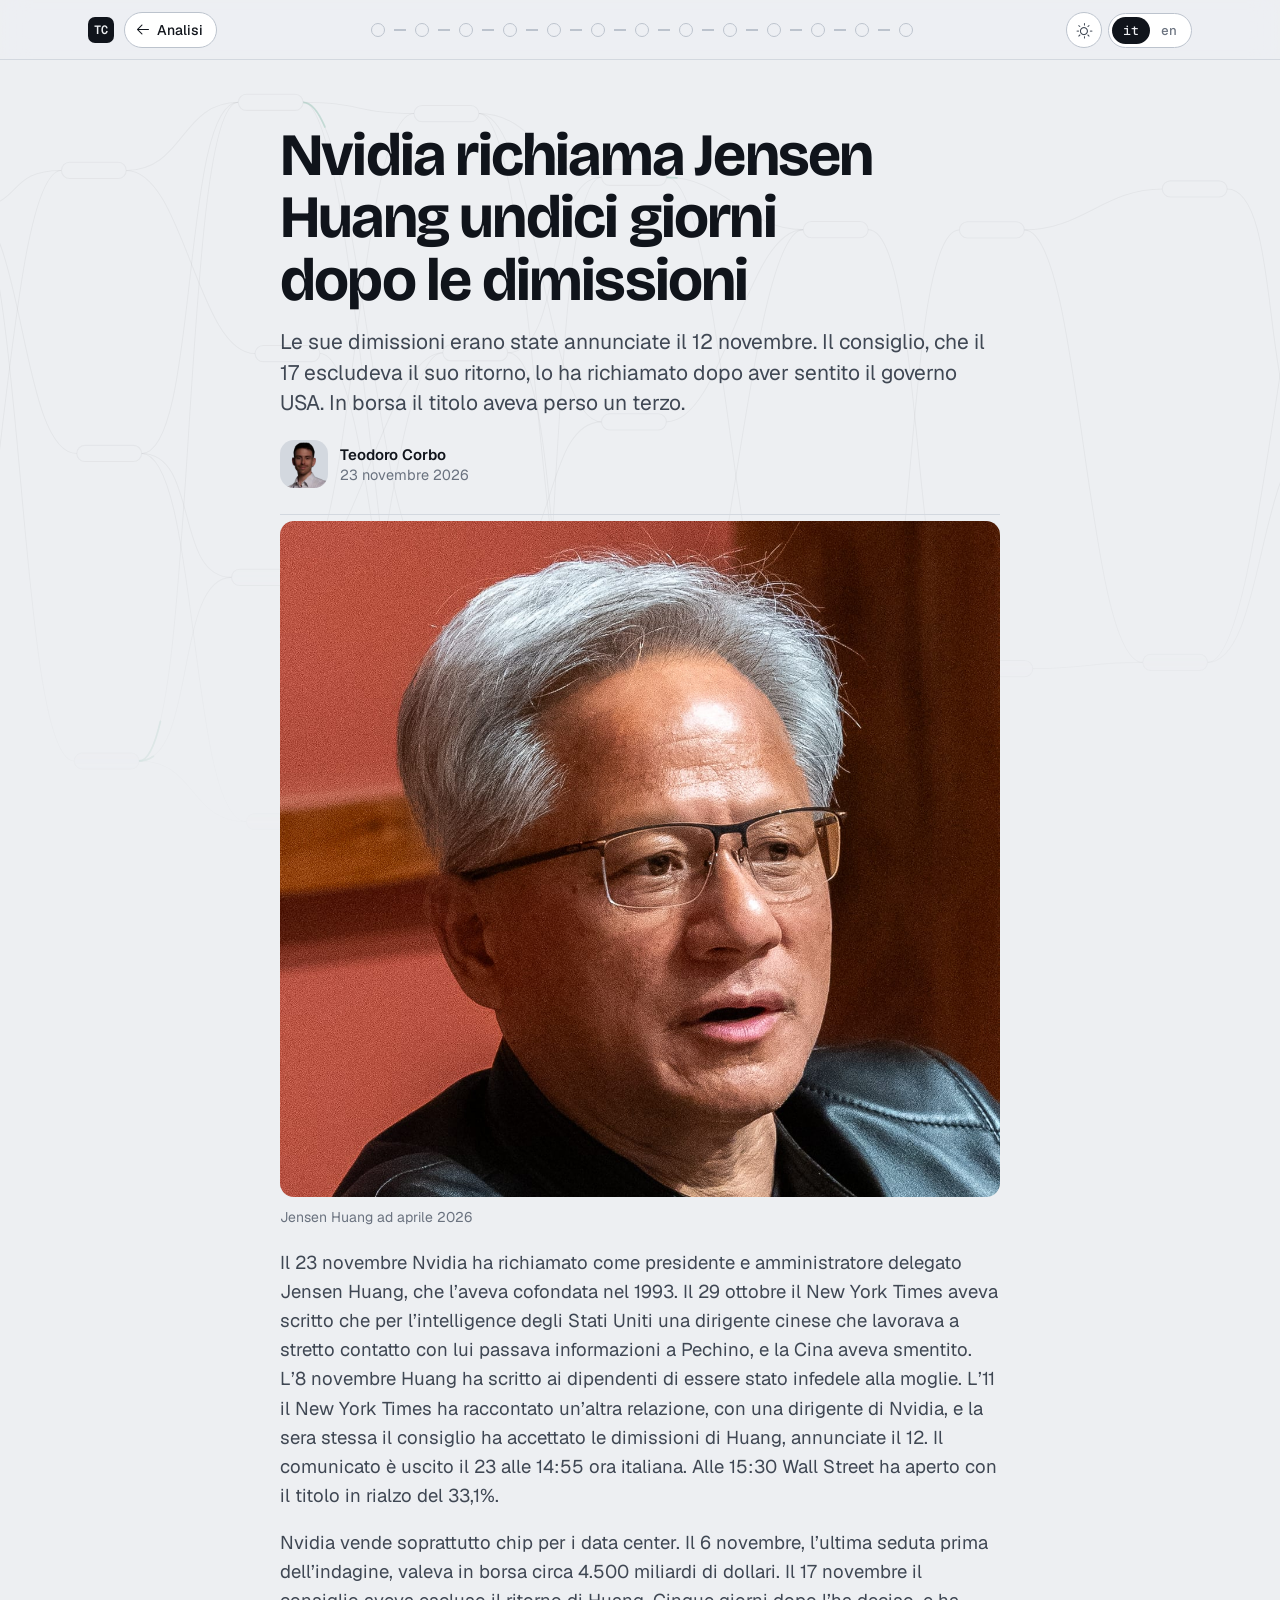
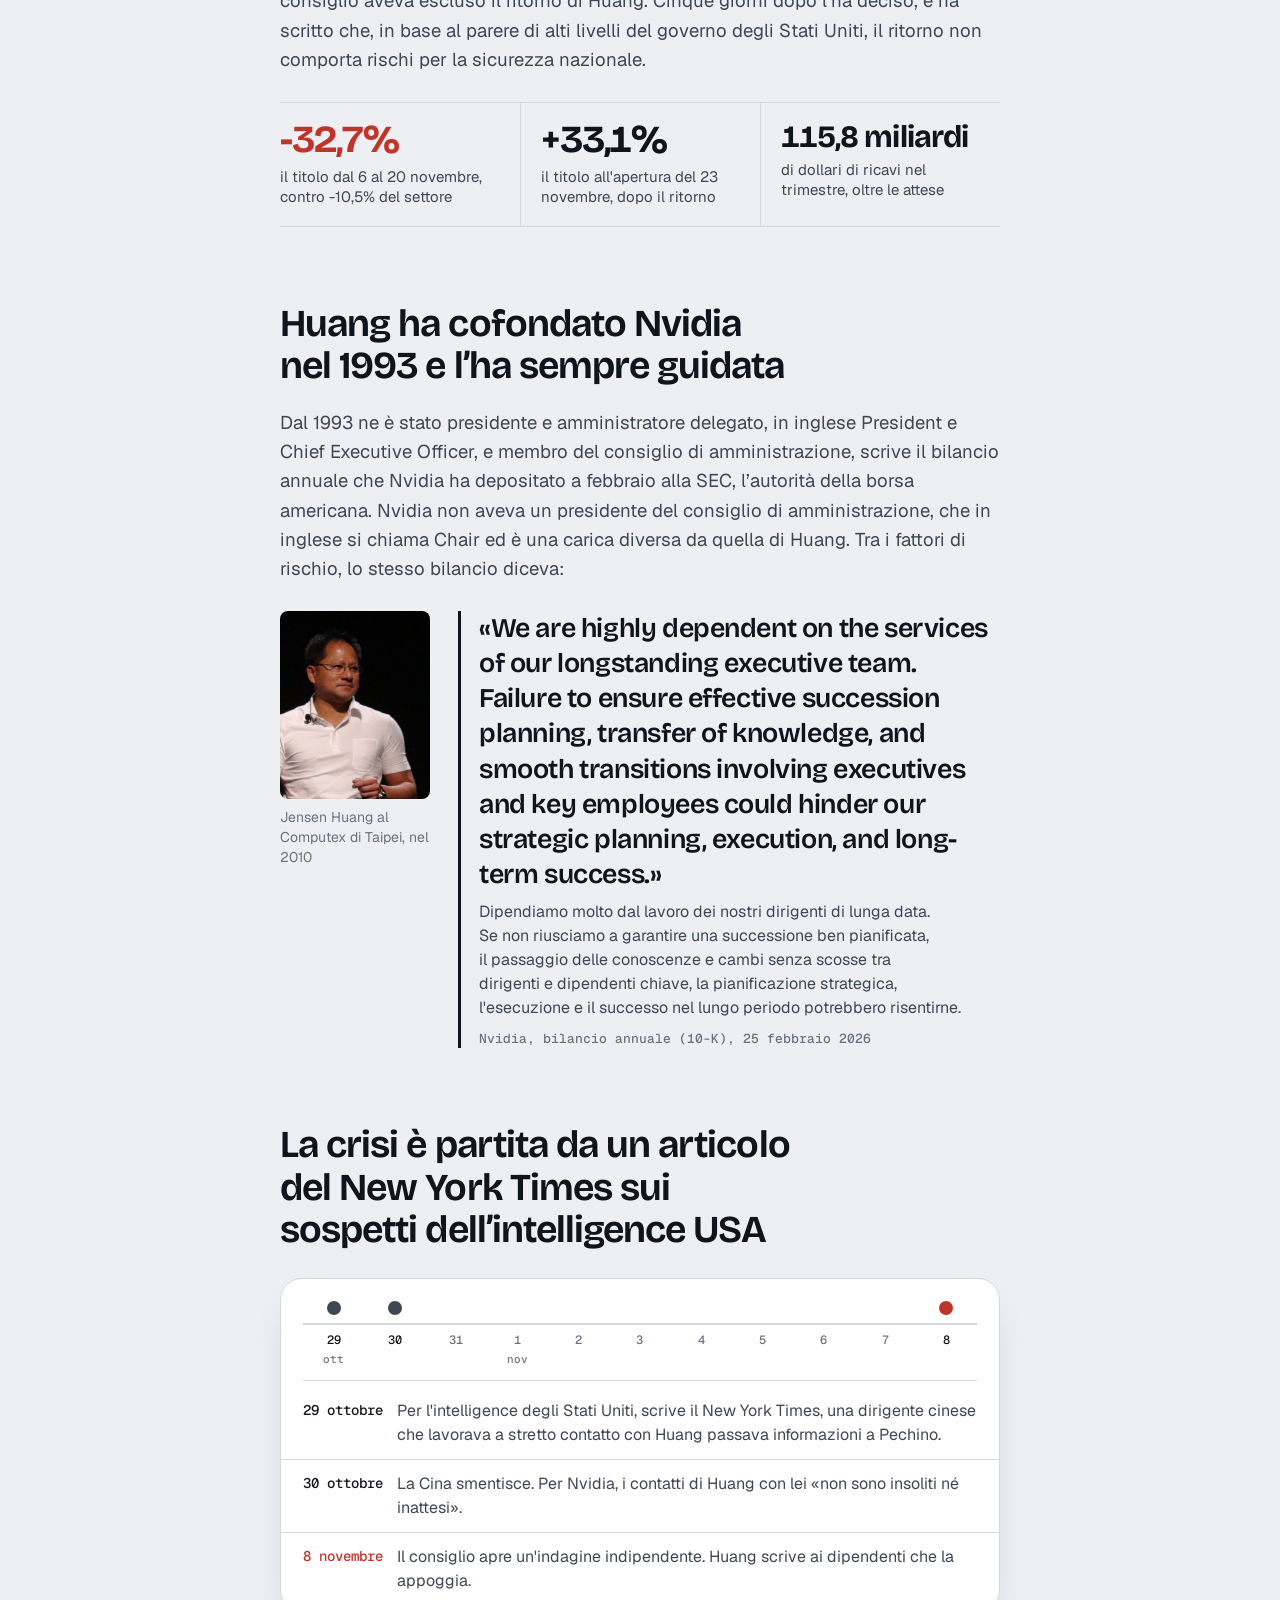
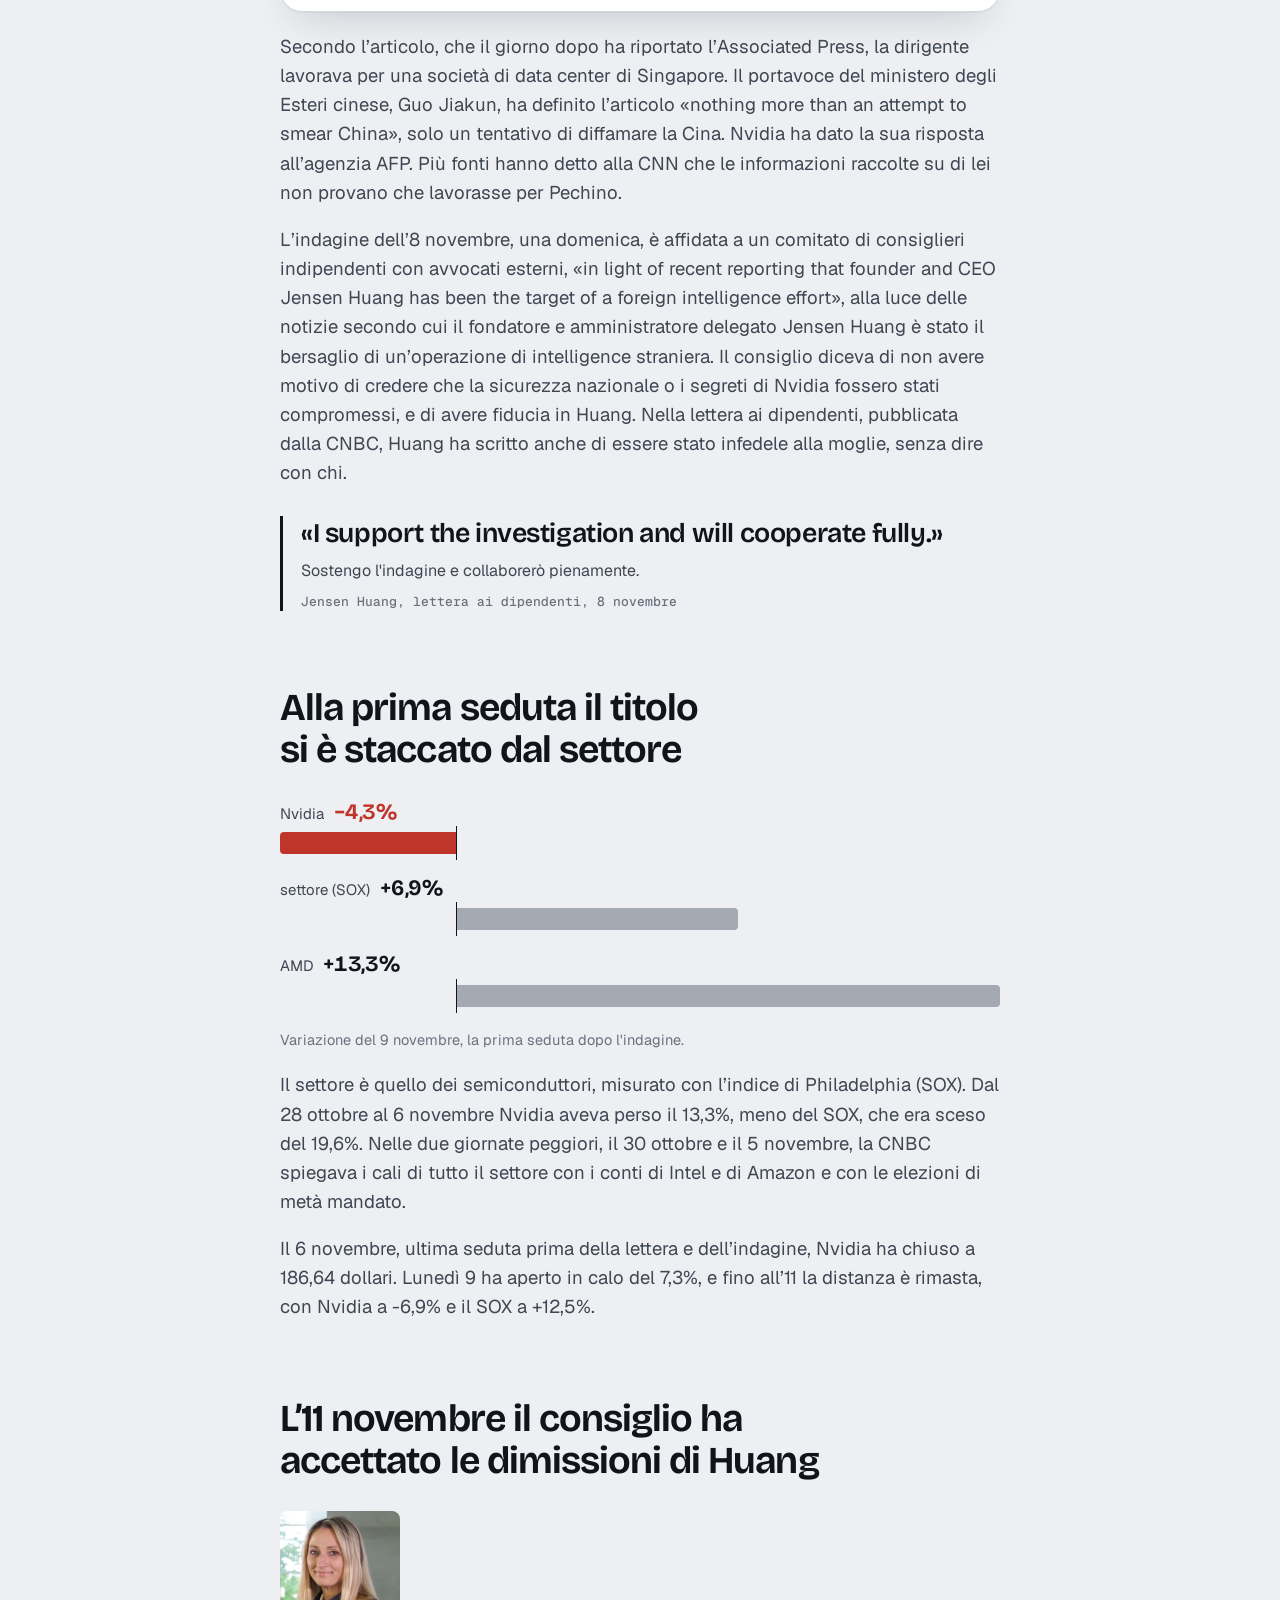
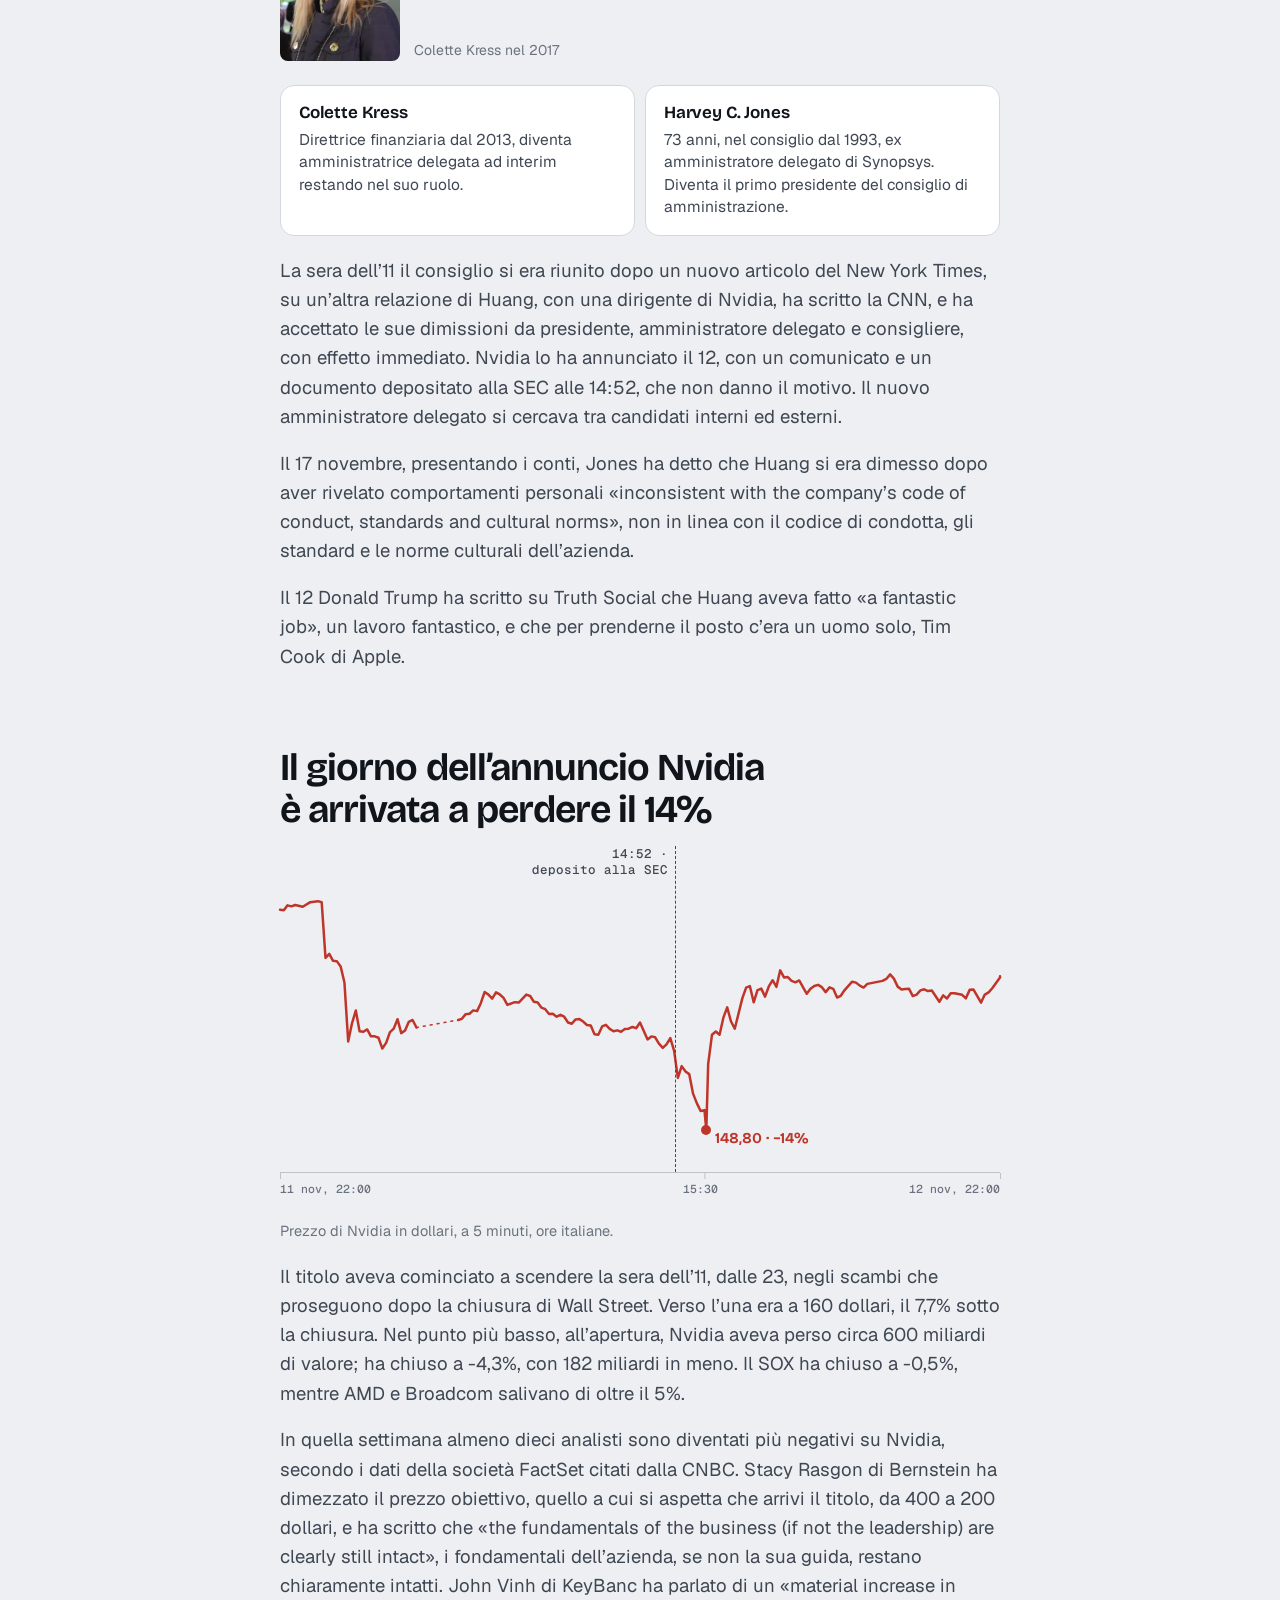
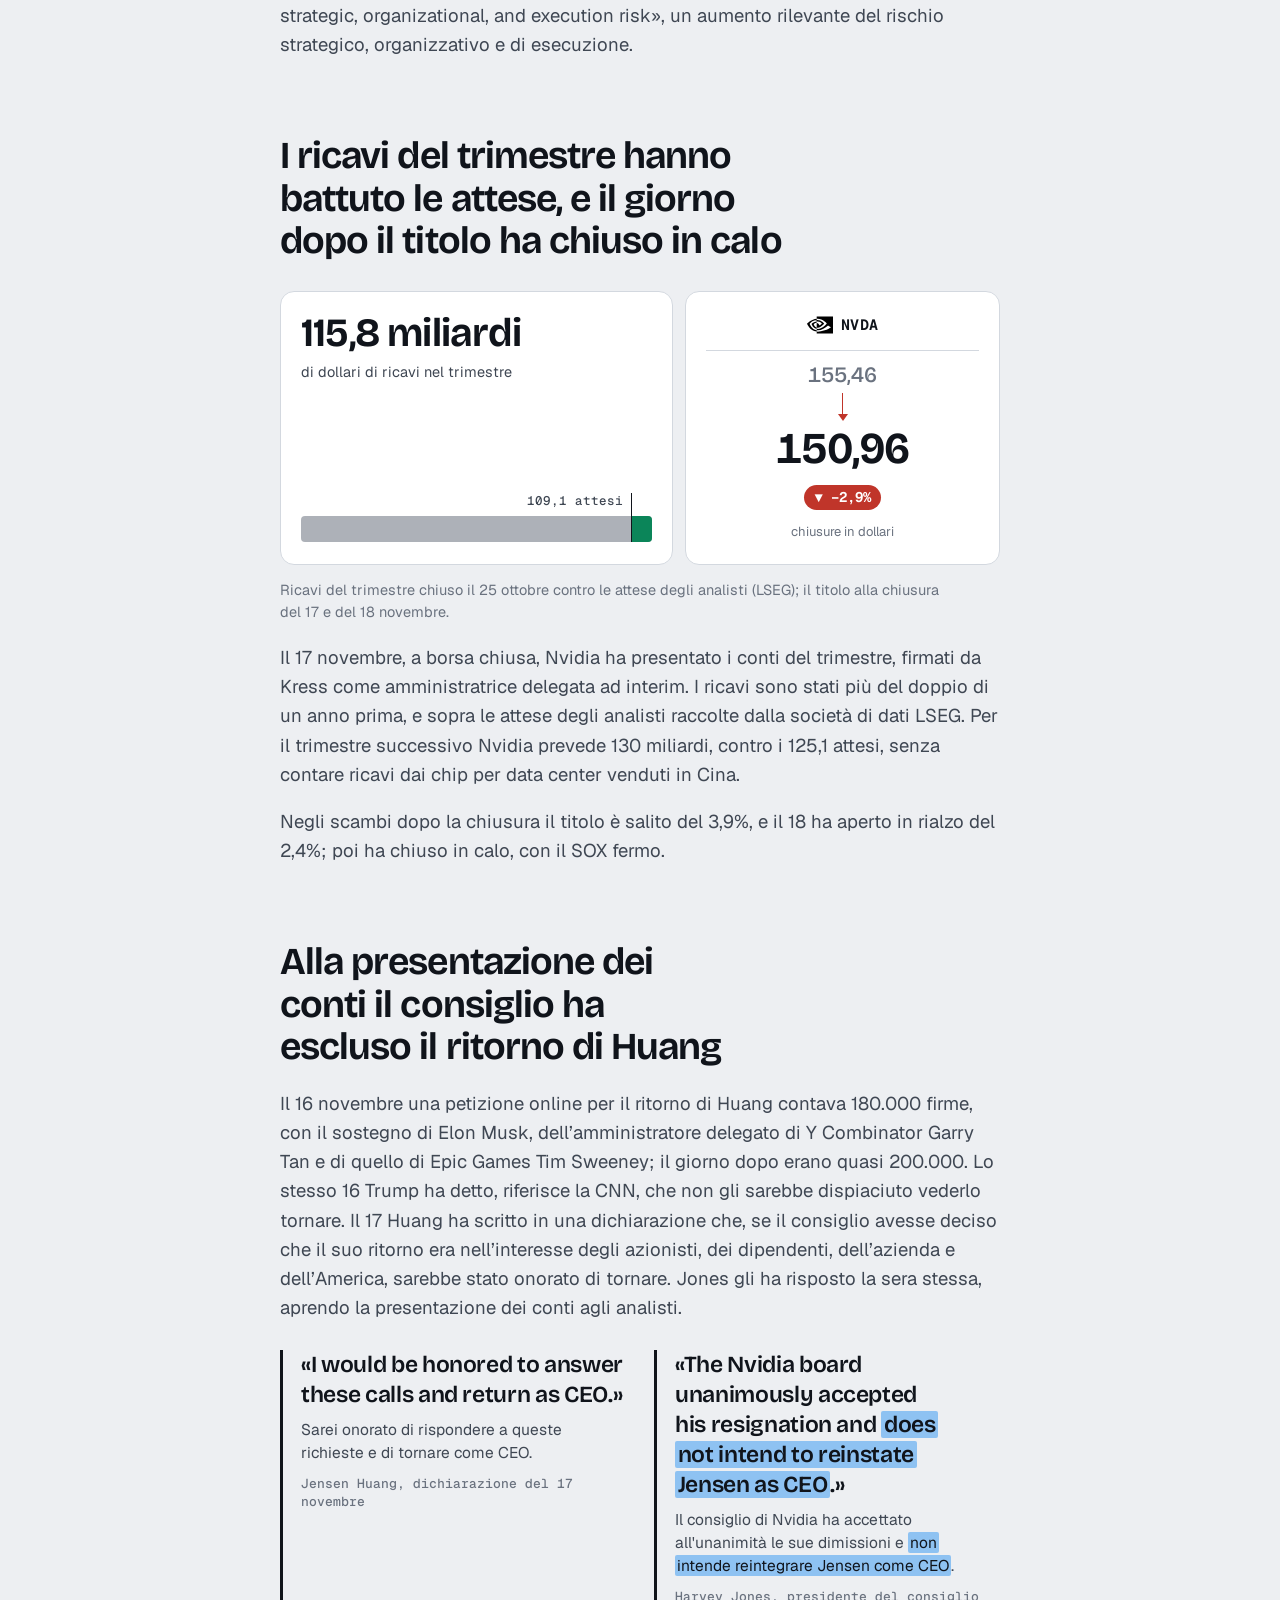
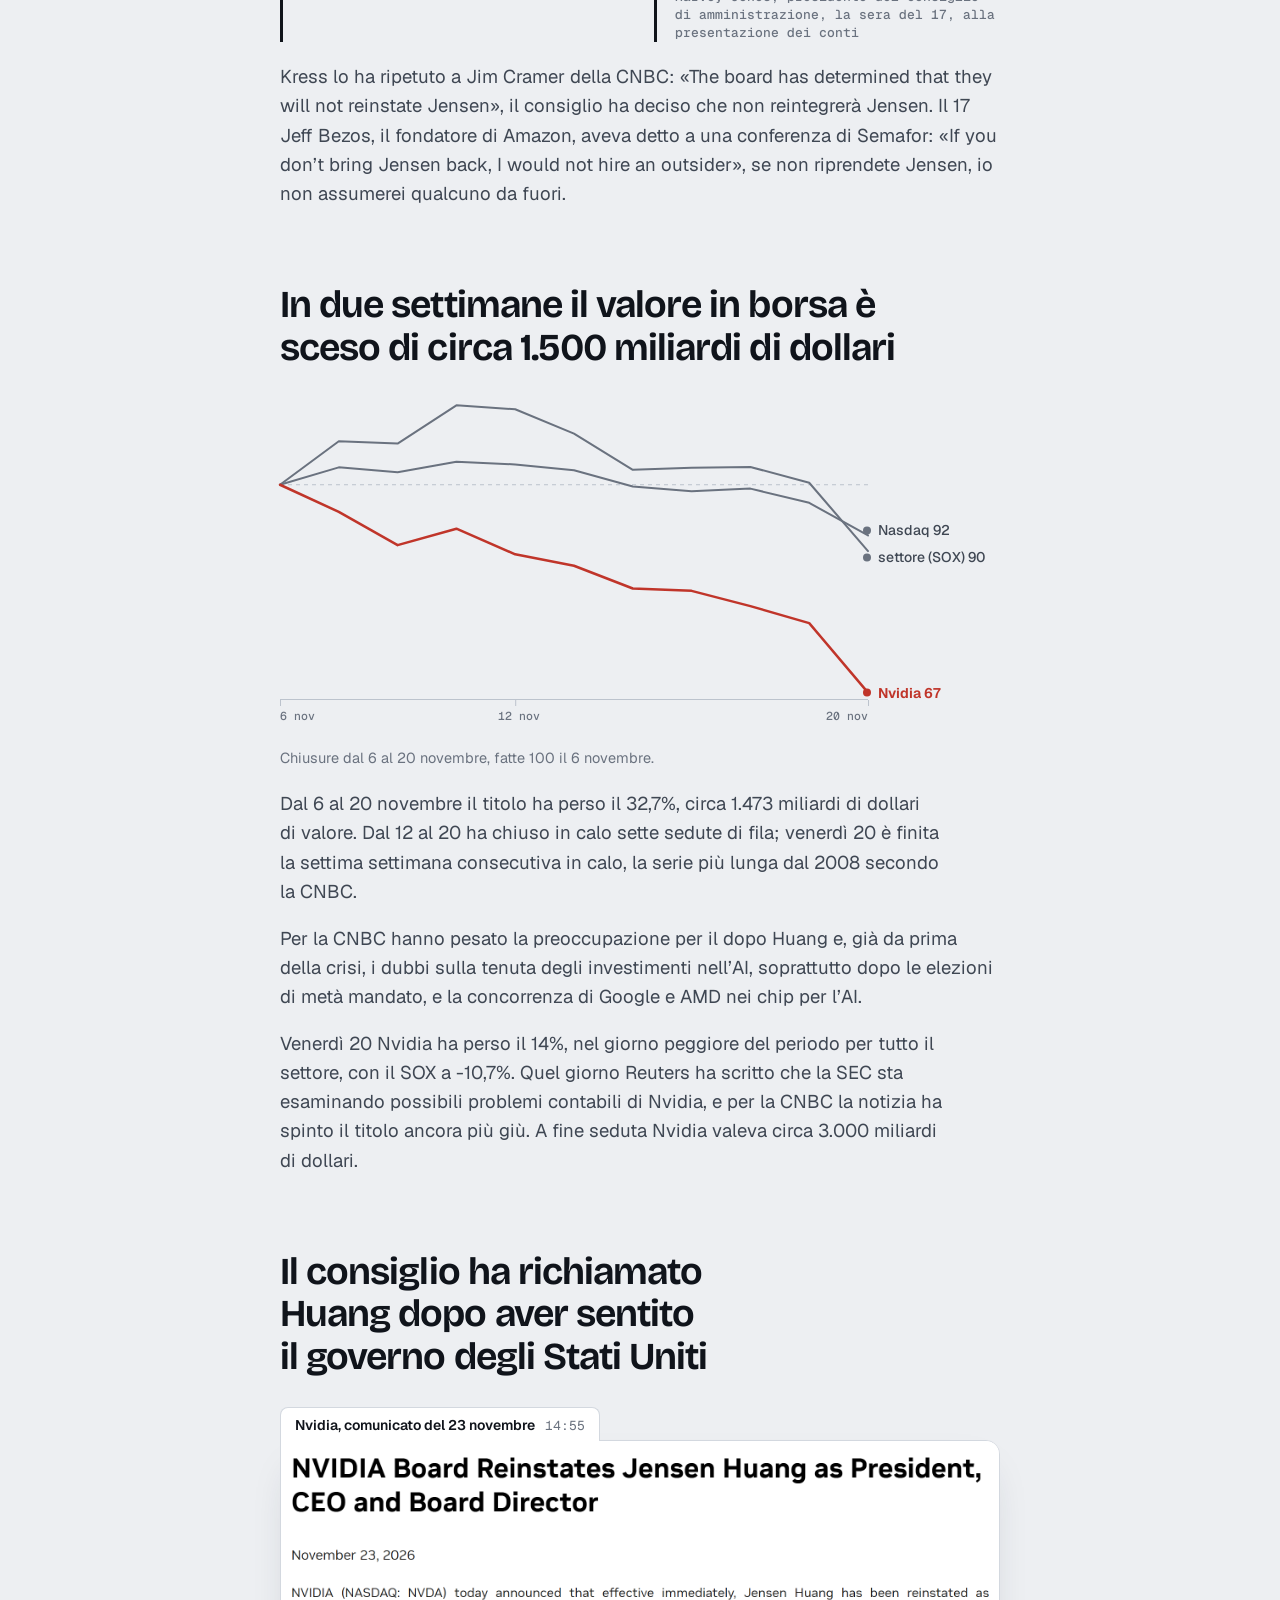
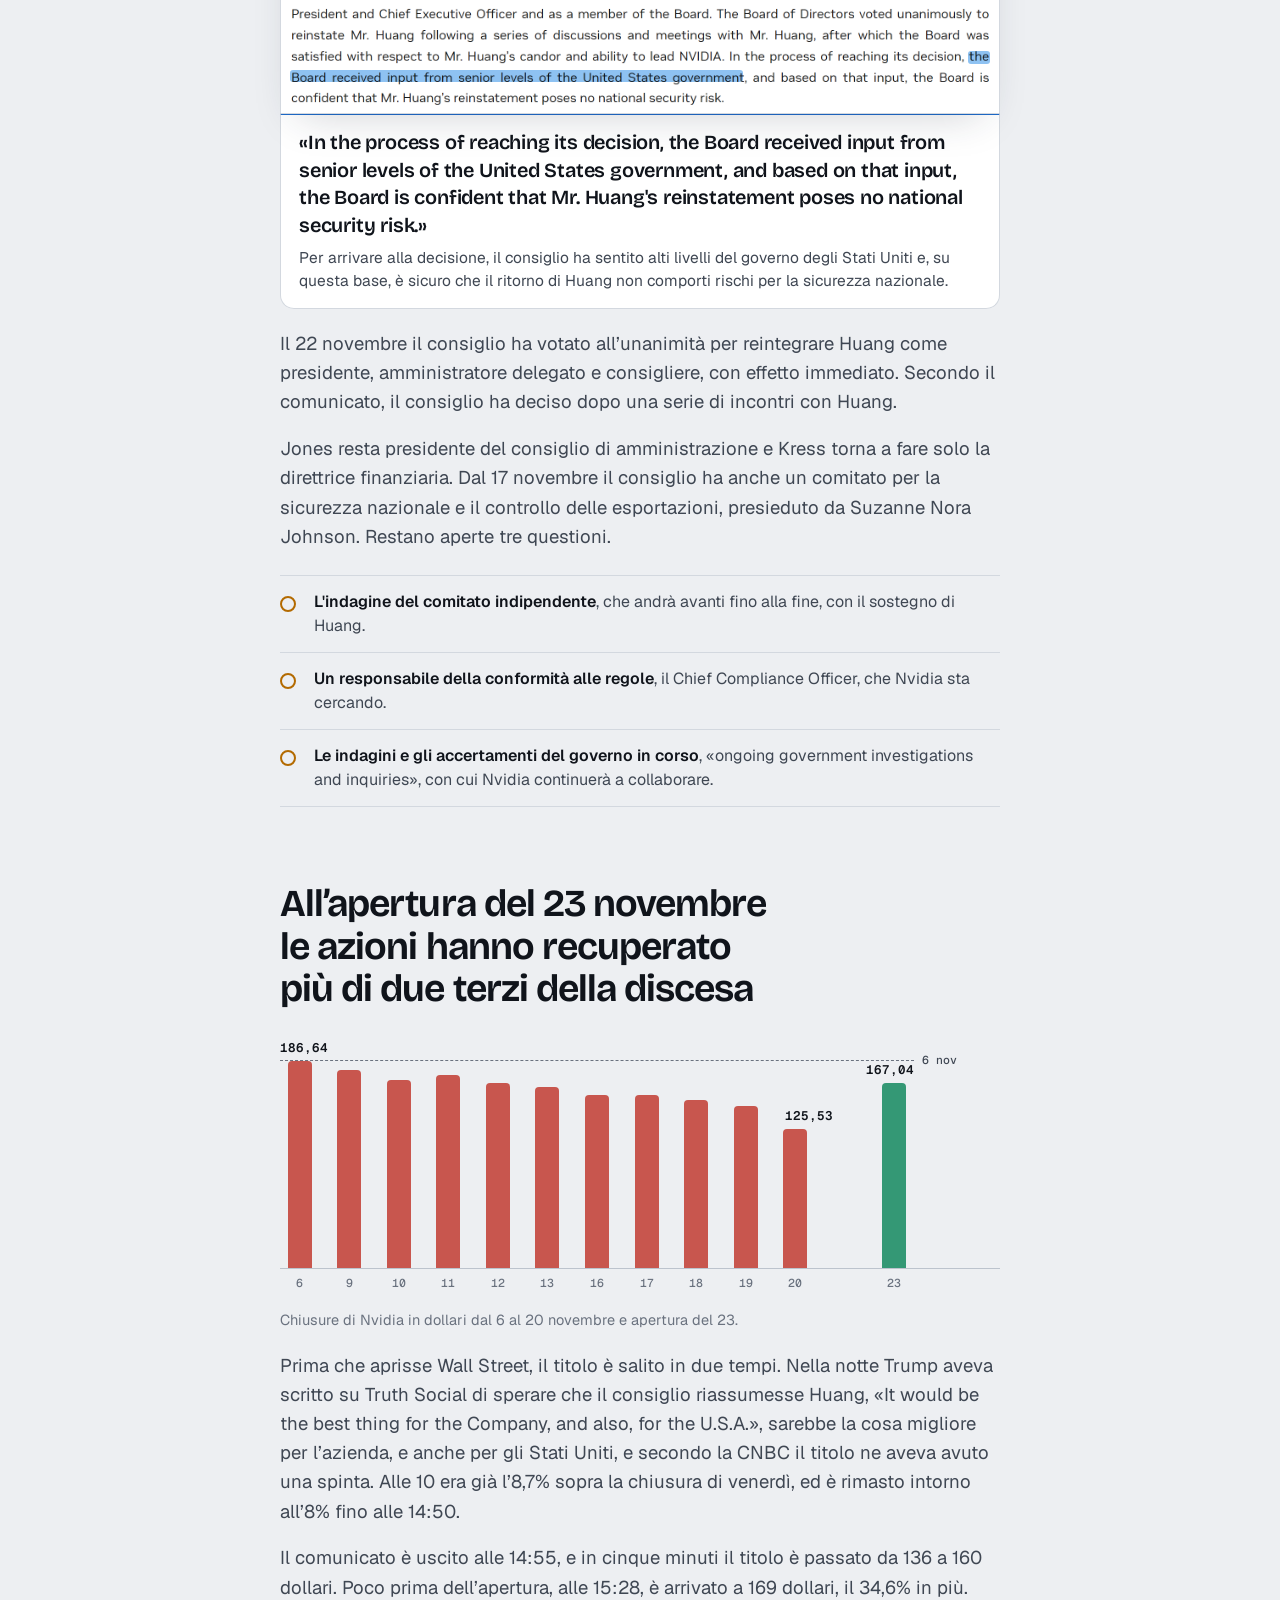
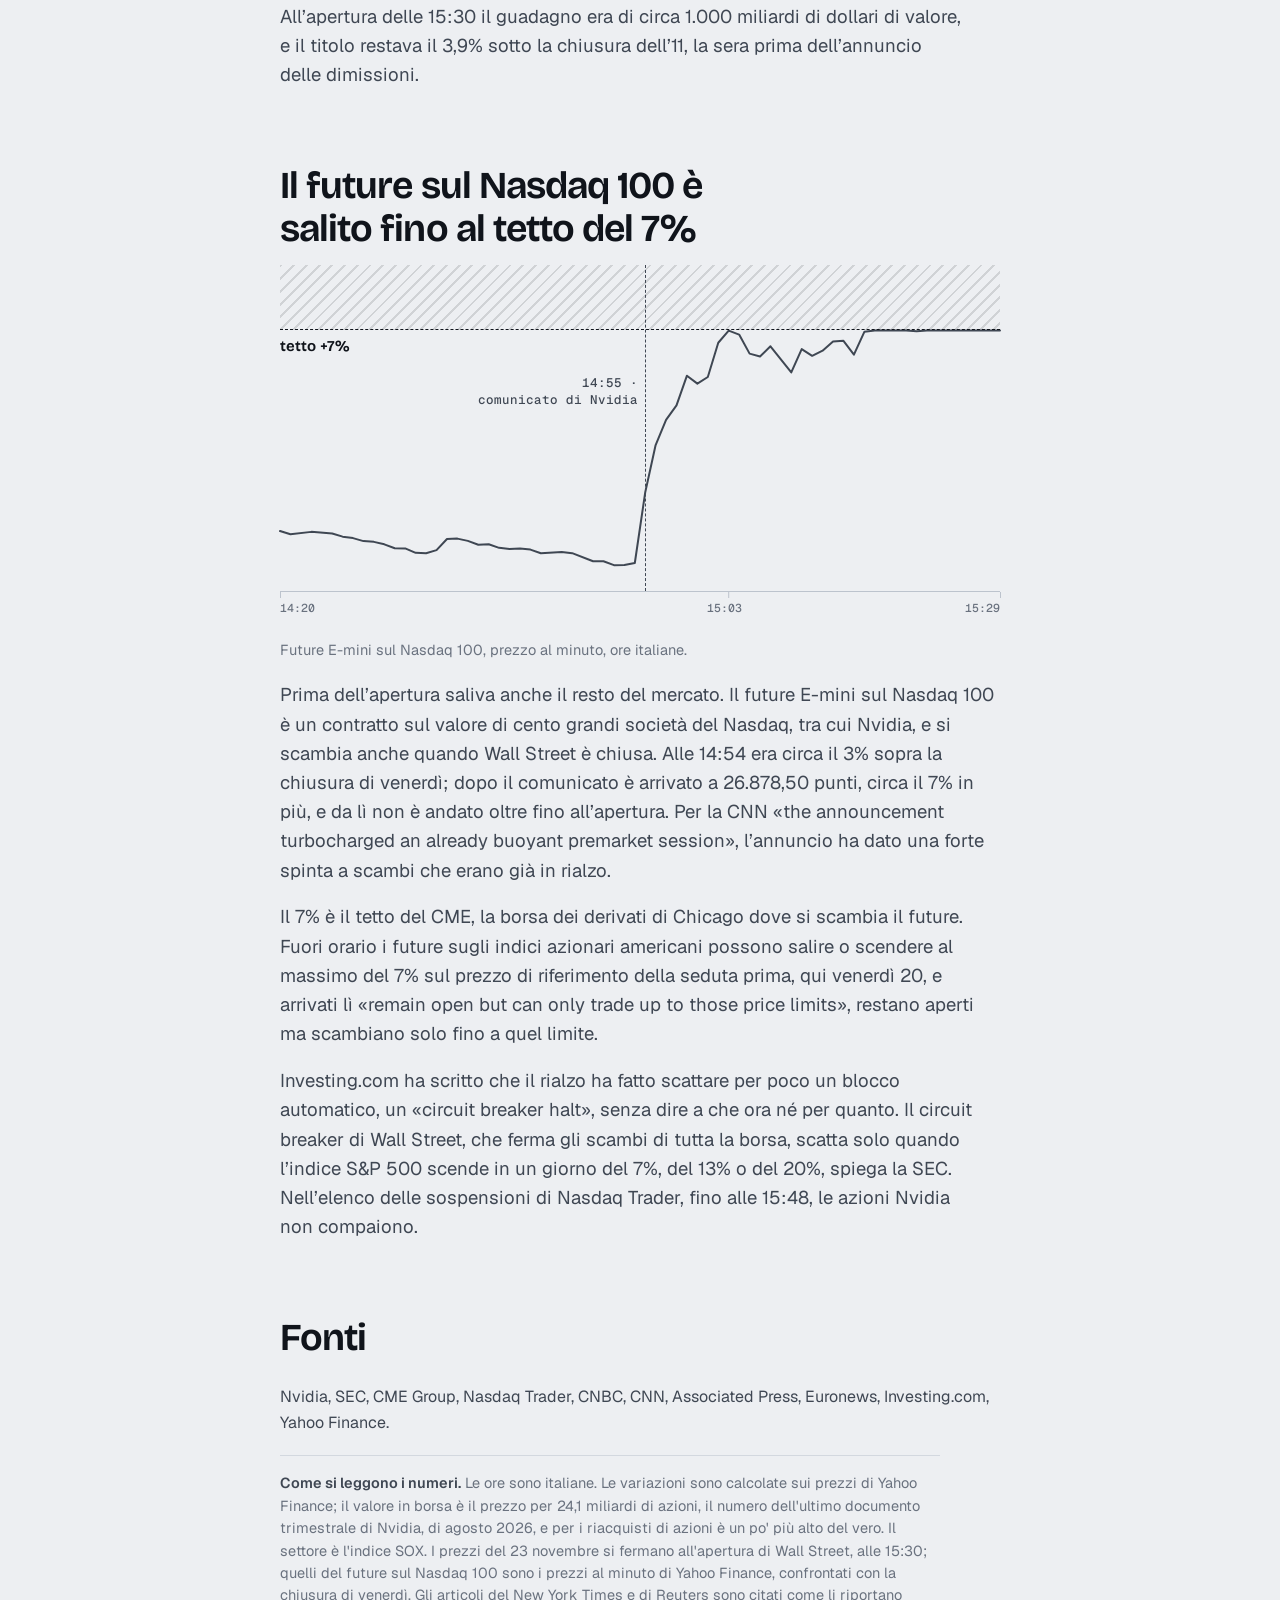
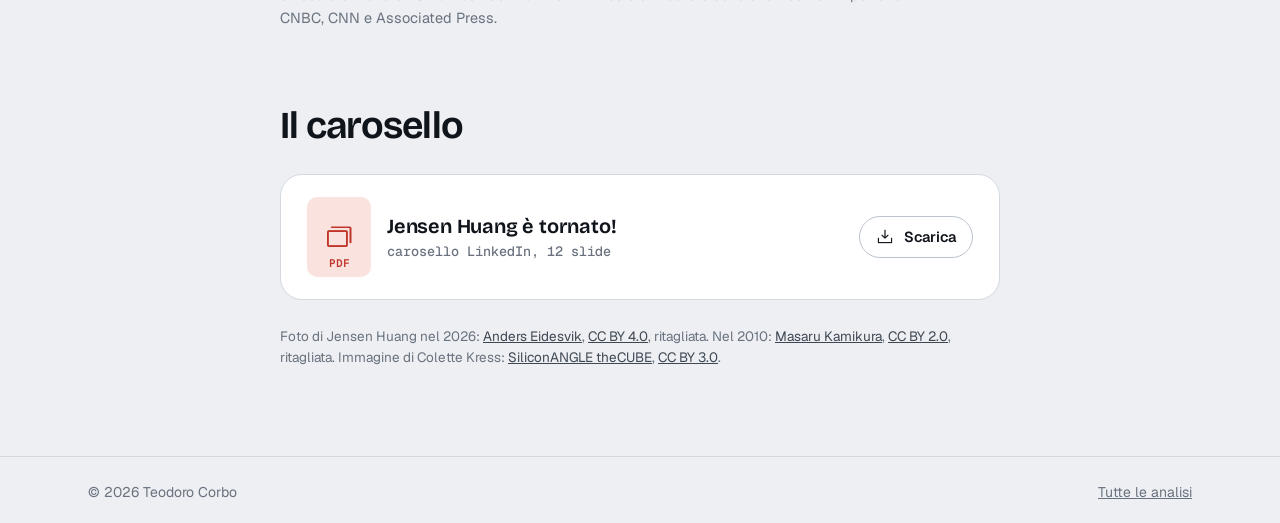
<file: analisi/nvidia-huang-2026-11/index.html>
<!DOCTYPE html><html lang="it"><head><meta charset="utf-8"><meta name="viewport" content="width=device-width, initial-scale=1"><script>
      /* tema prima del primo disegno: scelta salvata, altrimenti il sistema, altrimenti chiaro (design/GUIDA.md) */
      (() => { let t = null; try { t = localStorage.getItem('tema'); } catch (_) {} document.documentElement.dataset.theme = t || (matchMedia('(prefers-color-scheme: dark)').matches ? 'dark' : 'light'); document.documentElement.classList.add('js'); })();
    </script><title>Nvidia richiama Jensen Huang undici giorni dopo le dimissioni · Teodoro Corbo</title><meta name="description" content="Le sue dimissioni erano state annunciate il 12 novembre. Il consiglio, che il 17 escludeva il suo ritorno, lo ha richiamato dopo aver sentito il governo USA. In borsa il titolo aveva perso un terzo."><link rel="canonical" href="https://teodoro98.github.io/analisi/nvidia-huang-2026-11/"><link rel="icon" type="image/svg+xml" href="/favicon.svg"><link rel="stylesheet" href="/icone/icone.css"><link rel="alternate" hreflang="it" href="https://teodoro98.github.io/analisi/nvidia-huang-2026-11/"><meta property="og:site_name" content="Teodoro Corbo"><meta property="og:type" content="article"><meta property="og:title" content="Nvidia richiama Jensen Huang undici giorni dopo le dimissioni"><meta property="og:description" content="Le sue dimissioni erano state annunciate il 12 novembre. Il consiglio, che il 17 escludeva il suo ritorno, lo ha richiamato dopo aver sentito il governo USA. In borsa il titolo aveva perso un terzo."><meta property="og:url" content="https://teodoro98.github.io/analisi/nvidia-huang-2026-11/"><meta property="og:image" content="https://teodoro98.github.io/og-default.png"><meta property="og:image:width" content="1200"><meta property="og:image:height" content="630"><meta property="og:locale" content="it_IT"><meta name="twitter:card" content="summary_large_image"><meta name="twitter:title" content="Nvidia richiama Jensen Huang undici giorni dopo le dimissioni"><meta name="twitter:description" content="Le sue dimissioni erano state annunciate il 12 novembre. Il consiglio, che il 17 escludeva il suo ritorno, lo ha richiamato dopo aver sentito il governo USA. In borsa il titolo aveva perso un terzo."><meta name="twitter:image" content="https://teodoro98.github.io/og-default.png"><script defer src="https://cloud.umami.is/script.js" data-website-id="cc975674-ebe2-4d16-a97f-52bf9abba8f4" data-domains="teodoro98.github.io"></script><link rel="stylesheet" href="/_astro/Base.VQsp0W1O.css"><link rel="stylesheet" href="/_astro/AnalysisPage.D19ZU0bU.css"></head><body><div class="fondo" aria-hidden="true"><div class="f-grafo"></div></div><a class="skip" href="#main">Vai al contenuto</a><nav class="nav" aria-label="Principale"><div class="wrap"><div class="inizio"><a class="marchio" href="/" aria-label="Teodoro Corbo, home"><span class="mk">TC</span></a><a class="ritorno" href="/#analisi" aria-label="Torna a tutte le analisi"><i class="ph ph-arrow-left"></i><span>Analisi</span></a></div><ol class="tappe"><li><a href="#chi"><span class="st"><i class="ph-bold ph-check"></i></span><b>Chi è</b></a></li><li><a href="#accuse"><span class="st"><i class="ph-bold ph-check"></i></span><b>Le accuse</b></a></li><li><a href="#seduta"><span class="st"><i class="ph-bold ph-check"></i></span><b>Prima seduta</b></a></li><li><a href="#dimissioni"><span class="st"><i class="ph-bold ph-check"></i></span><b>Dimissioni</b></a></li><li><a href="#annuncio"><span class="st"><i class="ph-bold ph-check"></i></span><b>12 novembre</b></a></li><li><a href="#conti"><span class="st"><i class="ph-bold ph-check"></i></span><b>I conti</b></a></li><li><a href="#no"><span class="st"><i class="ph-bold ph-check"></i></span><b>Il no</b></a></li><li><a href="#conto"><span class="st"><i class="ph-bold ph-check"></i></span><b>Il conto</b></a></li><li><a href="#ritorno"><span class="st"><i class="ph-bold ph-check"></i></span><b>Il ritorno</b></a></li><li><a href="#borsa"><span class="st"><i class="ph-bold ph-check"></i></span><b>23 novembre</b></a></li><li><a href="#future"><span class="st"><i class="ph-bold ph-check"></i></span><b>Il future</b></a></li><li><a href="#fonti"><span class="st"><i class="ph-bold ph-check"></i></span><b>Fonti</b></a></li><li><a href="#pdf"><span class="st"><i class="ph-bold ph-check"></i></span><b>PDF</b></a></li></ol><div class="tappe-tel" aria-hidden="true"><div class="pp"><i></i><i></i><i></i><i></i><i></i><i></i><i></i><i></i><i></i><i></i><i></i><i></i><i></i></div><span data-inizio="inizio" data-fine="fine">inizio</span></div><div class="attrezzi"><button class="tema" type="button" aria-pressed="false" aria-label="Tema scuro"><i class="ph ph-sun"></i><i class="ph ph-moon"></i></button><nav class="lingua" aria-label="Lingua"><a href="/analisi/nvidia-huang-2026-11/" hreflang="it" aria-current="page">it</a><a href="/en/" hreflang="en" data-umami-event="lingua" data-umami-event-lang="it" data-umami-event-to="en" lang="en" aria-label="English">en</a></nav></div></div></nav><main id="main"><div class="wrap"><header class="testata"><h1 data-r style="--d:1">Nvidia richiama Jensen Huang undici giorni dopo le dimissioni</h1><p class="dek" data-r style="--d:2">Le sue dimissioni erano state annunciate il 12 novembre. Il consiglio, che il 17 escludeva il suo ritorno, lo ha richiamato dopo aver sentito il governo USA. In borsa il titolo aveva perso un terzo.</p><div class="chi" data-r style="--d:3"><span class="av"><img src="/c/profilo/foto-firma.webp" alt="" width="48" height="48" loading="lazy" decoding="async"></span><div><b>Teodoro Corbo</b><span><time datetime="2026-11-23">23 novembre 2026</time></span></div></div></header></div><div class="wrap stretta"><section class="intro"><figure class="foto" data-r=""><img src="/c/nvidia-huang-2026-11/huang-2026.jpg" width="1236" height="1160" alt="Jensen Huang ad aprile 2026, a un incontro alla Stanford Graduate School of Business" loading="lazy"><figcaption>Jensen Huang ad aprile 2026</figcaption></figure><div class="prosa"><p data-r="">Il 23 novembre Nvidia ha richiamato come presidente e amministratore delegato Jensen Huang, che l’aveva cofondata nel
1993. Il 29 ottobre il New York Times aveva scritto che per l’intelligence degli Stati Uniti una dirigente cinese che
lavorava a stretto contatto con lui passava informazioni a Pechino, e la Cina aveva smentito. L’8 novembre Huang ha
scritto ai dipendenti di essere stato infedele alla moglie. L’11 il New York Times ha raccontato un’altra relazione,
con una dirigente di Nvidia, e la sera stessa il consiglio ha accettato le dimissioni di Huang, annunciate il 12. Il
comunicato è uscito il 23 alle 14:55 ora italiana. Alle 15:30 Wall Street ha aperto con il titolo in rialzo del 33,1%.</p><p data-r="">Nvidia vende soprattutto chip per i data center. Il 6 novembre, l’ultima seduta prima dell’indagine, valeva in borsa
circa 4.500 miliardi di dollari. Il 17 novembre il consiglio aveva escluso il ritorno di Huang. Cinque giorni dopo l’ha deciso, e ha scritto che, in
base al parere di alti livelli del governo degli Stati Uniti, il ritorno non comporta rischi per la sicurezza nazionale.</p></div><div class="numeri" data-r="">
<div class="num rosso"><b style="--w:3.38">-32,7%</b><span>il titolo dal 6 al 20 novembre, contro -10,5% del settore</span></div>
<div class="num"><b style="--w:3.54">+33,1%</b><span>il titolo all'apertura del 23 novembre, dopo il ritorno</span></div>
<div class="num"><b style="--w:6.42">115,8 miliardi</b><span>di dollari di ricavi nel trimestre, oltre le attese</span></div>
</div></section><section id="chi" class="sez"><h2 data-r="" id="huang-ha-cofondato-nvidia-nel-1993-e-lha-sempre-guidata">Huang ha cofondato Nvidia nel 1993 e l’ha sempre guidata</h2><div class="prosa"><p data-r="">Dal 1993 ne è stato presidente e amministratore delegato, in inglese President e Chief Executive Officer, e membro
del consiglio di amministrazione, scrive il bilancio annuale che Nvidia ha depositato a febbraio alla SEC, l’autorità
della borsa americana. Nvidia non aveva un presidente del consiglio di amministrazione, che in inglese si chiama Chair
ed è una carica diversa da quella di Huang. Tra i fattori di rischio, lo stesso bilancio diceva:</p></div><div class="accanto" data-r="">
<figure class="foto piccola"><img src="/c/nvidia-huang-2026-11/huang-2010.jpg" width="480" height="600" alt="Jensen Huang sul palco del Computex di Taipei, nel 2010" loading="lazy"><figcaption>Jensen Huang al Computex di Taipei, nel 2010</figcaption></figure>
<blockquote class="citazione"><p lang="en">«We are highly dependent on the services of our longstanding executive team. Failure to ensure effective succession planning, transfer of knowledge, and smooth transitions involving executives and key employees could hinder our strategic planning, execution, and long-term success.»</p><p class="trad">Dipendiamo molto dal lavoro dei nostri dirigenti di lunga data. Se non riusciamo a garantire una successione ben pianificata, il passaggio delle conoscenze e cambi senza scosse tra dirigenti e dipendenti chiave, la pianificazione strategica, l'esecuzione e il successo nel lungo periodo potrebbero risentirne.</p><cite>Nvidia, bilancio annuale (10-K), 25 febbraio 2026</cite></blockquote>
</div></section><section id="accuse" class="sez"><h2 data-r="" id="la-crisi-è-partita-da-un-articolo-del-new-york-times-sui-sospetti-dellintelligence-usa">La crisi è partita da un articolo del New York Times sui sospetti dell’intelligence USA</h2><div class="notte" data-r="">
<div class="giorni" aria-hidden="true"><span data-mese="ott"><i class="m" style="--k:0"></i><b>29</b></span><span><i class="m" style="--k:1"></i><b>30</b></span><span><b>31</b></span><span data-mese="nov"><b>1</b></span><span><b>2</b></span><span><b>3</b></span><span><b>4</b></span><span><b>5</b></span><span><b>6</b></span><span><b>7</b></span><span><i class="m r" style="--k:2"></i><b>8</b></span></div>
<ol class="registro">
<li><span class="ora">29 ottobre</span><span>Per l'intelligence degli Stati Uniti, scrive il New York Times, una dirigente cinese che lavorava a stretto contatto con Huang passava informazioni a Pechino.</span></li>
<li><span class="ora">30 ottobre</span><span>La Cina smentisce. Per Nvidia, i contatti di Huang con lei «non sono insoliti né inattesi».</span></li>
<li class="r"><span class="ora">8 novembre</span><span>Il consiglio apre un'indagine indipendente. Huang scrive ai dipendenti che la appoggia.</span></li>
</ol>
</div><div class="prosa"><p data-r="">Secondo l’articolo, che il giorno dopo ha riportato l’Associated Press, la dirigente lavorava per una società di
data center di Singapore. Il portavoce del ministero degli Esteri cinese, Guo Jiakun, ha definito l’articolo «nothing more than an
attempt to smear China», solo un tentativo di diffamare la Cina. Nvidia ha dato la sua risposta all’agenzia AFP. Più fonti hanno
detto alla CNN che le informazioni raccolte su di lei non provano che lavorasse per Pechino.</p><p data-r="">L’indagine dell’8 novembre, una domenica, è affidata a un comitato di consiglieri indipendenti con avvocati esterni,
«in light of recent reporting that founder and CEO Jensen Huang has been the target of a foreign intelligence effort»,
alla luce delle notizie secondo cui il fondatore e amministratore delegato Jensen Huang è stato il bersaglio di
un’operazione di intelligence straniera. Il consiglio diceva di non avere motivo di credere che la sicurezza nazionale
o i segreti di Nvidia fossero stati compromessi, e di avere fiducia in Huang. Nella lettera ai dipendenti, pubblicata
dalla CNBC, Huang ha scritto anche di essere stato infedele alla moglie, senza dire con chi.</p></div><blockquote class="citazione" data-r=""><p lang="en">«I support the investigation and will cooperate fully.»</p><p class="trad">Sostengo l'indagine e collaborerò pienamente.</p><cite>Jensen Huang, lettera ai dipendenti, 8 novembre</cite></blockquote></section><section id="seduta" class="sez"><h2 data-r="" id="alla-prima-seduta-il-titolo-si-è-staccato-dal-settore">Alla prima seduta il titolo si è staccato dal settore</h2><figure class="confronto" data-r="">
<ol style="--min:4.3;--max:13.3">
<li class="r giu" style="--v:4.3"><span>Nvidia <b>−4,3%</b></span><i></i></li>
<li style="--v:6.9"><span>settore (SOX) <b>+6,9%</b></span><i></i></li>
<li style="--v:13.3"><span>AMD <b>+13,3%</b></span><i></i></li>
</ol>
<figcaption>Variazione del 9 novembre, la prima seduta dopo l'indagine.</figcaption>
</figure><div class="prosa"><p data-r="">Il settore è quello dei semiconduttori, misurato con l’indice di Philadelphia (SOX). Dal 28 ottobre al 6 novembre
Nvidia aveva perso il 13,3%, meno del SOX, che era sceso del 19,6%. Nelle due giornate peggiori, il 30 ottobre e il 5
novembre, la CNBC spiegava i cali di tutto il settore con i conti di Intel e di Amazon e con le elezioni di metà
mandato.</p><p data-r="">Il 6 novembre, ultima seduta prima della lettera e dell’indagine, Nvidia ha chiuso a 186,64 dollari. Lunedì 9 ha
aperto in calo del 7,3%, e fino all’11 la distanza è rimasta, con Nvidia a -6,9% e il SOX a +12,5%.</p></div></section><section id="dimissioni" class="sez"><h2 data-r="" id="l11-novembre-il-consiglio-ha-accettato-le-dimissioni-di-huang">L’11 novembre il consiglio ha accettato le dimissioni di Huang</h2><figure class="foto piccola" data-r=""><img src="/c/nvidia-huang-2026-11/kress-2017.jpg" width="480" height="600" alt="Colette Kress durante un&#x27;intervista video, nel 2017" loading="lazy"><figcaption>Colette Kress nel 2017</figcaption></figure><ul class="schede" data-r="">
<li><b>Colette Kress</b><span>Direttrice finanziaria dal 2013, diventa amministratrice delegata ad interim restando nel suo ruolo.</span></li>
<li><b>Harvey C. Jones</b><span>73 anni, nel consiglio dal 1993, ex amministratore delegato di Synopsys. Diventa il primo presidente del consiglio di amministrazione.</span></li>
</ul><div class="prosa"><p data-r="">La sera dell’11 il consiglio si era riunito dopo un nuovo articolo del New York Times, su un’altra relazione di Huang,
con una dirigente di Nvidia, ha scritto la CNN, e ha accettato le sue dimissioni da presidente, amministratore delegato
e consigliere, con effetto immediato. Nvidia lo ha annunciato il 12, con un comunicato e un documento depositato alla
SEC alle 14:52, che non danno il motivo. Il nuovo amministratore delegato si cercava tra candidati interni ed esterni.</p><p data-r="">Il 17 novembre, presentando i conti, Jones ha detto che Huang si era dimesso dopo aver rivelato comportamenti
personali «inconsistent with the company’s code of conduct, standards and cultural norms», non in linea con il codice
di condotta, gli standard e le norme culturali dell’azienda.</p><p data-r="">Il 12 Donald Trump ha scritto su Truth Social che Huang aveva fatto «a fantastic job», un lavoro
fantastico, e che per prenderne il posto c’era un uomo solo, Tim Cook di Apple.</p></div></section><section id="annuncio" class="sez"><h2 data-r="" id="il-giorno-dellannuncio-nvidia-è-arrivata-a-perdere-il-14">Il giorno dell’annuncio Nvidia è arrivata a perdere il 14%</h2><figure class="curva" data-r="">
<div class="piano">
<svg viewBox="0 0 1000 1000" preserveAspectRatio="none" aria-hidden="true"><path class="l r" d="M0 125.6L5.3 127.6L10.5 111.2L15.8 114.7L21.1 109.9L31.6 115.7L42.1 100.6L52.6 97.2L57.9 100.6L63.2 286.5L68.4 272.9L73.7 296.1L78.9 297.1L84.2 314.7L89.5 368.2L94.7 564.7L100 504.4L105.3 461.8L110.5 530.6L115.8 532.4L121.1 524.8L126.3 547.9L131.6 547.9L136.8 552.6L142.1 588.5L147.4 569.7L152.6 534.4L157.9 522.3L163.2 490.6L168.4 537.1L173.7 528.2L178.9 499.4L184.2 493.2L189.5 518.5"></path><path class="l r taglio" d="M189.5 518.5L247.4 493.5"></path><path class="l r" d="M247.4 493.5L252.6 489.4L257.9 473.8L263.2 472.4L268.4 461.2L273.7 463.8L278.9 437.4L284.2 400L289.5 408.8L294.7 422.1L300 401.2L305.3 408.2L310.5 419.7L315.8 442.9L326.3 433.8L331.6 435.3L342.1 408.7L347.4 413.2L352.6 432.6L357.9 435L363.2 452.1L368.4 457.4L373.7 473.2L378.9 472.6L384.2 482.4L389.5 476.2L394.7 482.4L400 501.5L405.3 505.9L410.5 491.3L415.8 490.3L421.1 498.5L426.3 510L431.6 511.8L436.8 540.8L442.1 542.6L447.4 514.7L452.6 509.3L457.9 522.9L463.2 530.9L468.4 527.9L473.7 532.4L478.9 523.5L484.2 522.4L489.5 516.5L494.7 520.6L500 501.9L510.5 558L515.8 548L521.1 550.9L526.3 572.4L531.6 586.2L536.8 574.4L542.1 553.5L547.4 596.4L552.6 686.5L557.9 647.1L563.2 665.3L568.4 673.8L573.7 738.8L578.9 770.3L584.2 796.8L589.5 793.8L592.1 858.8L594.7 639.5L600 542.6L605.3 531.5L610.5 542.4L615.8 485.5L621.1 451.2L626.3 497.6L631.6 522.4L642.1 421.2L647.4 385.3L652.6 380.3L657.9 434.4L663.2 393.5L668.4 388.8L673.7 415.3L678.9 381.5L684.2 360.7L689.5 382.8L694.7 327.9L700 351.5L705.3 350.1L710.5 362.9L715.8 367.8L721.1 361.5L731.6 405.9L736.8 389.4L742.1 380L747.4 376.2L752.6 383.8L757.9 400.4L763.2 384.6L768.4 389.4L773.7 418.3L778.9 412.7L784.2 393.5L794.7 365.6L800 368.8L805.3 378.8L810.5 385.1L815.8 372.9L836.8 362.9L842.1 356.5L847.4 341.3L852.6 355.3L857.9 382.1L863.2 391.5L868.4 389.7L873.7 389.4L878.9 413.6L884.2 408.7L889.5 394.7L894.7 390.9L900 396.9L905.3 394.9L915.8 432.5L921.1 411.3L926.3 421.8L931.6 404L936.8 403.9L947.4 409.4L952.6 421.2L957.9 392.9L963.2 391.9L973.7 435.3L978.9 408.5L984.2 401.3L989.5 386.8L1000 351.8L1000 347.4"></path></svg>
<i class="v" style="--x:54.9"><span>14:52 ·<br>deposito alla SEC</span></i>
<i class="m r" style="--x:59.2;--y:85.9"><span>148,80 · −14%</span></i>
</div>
<div class="asse"><span style="--x:0">11 nov, 22:00</span><span style="--x:58.9">15:30</span><span style="--x:100">12 nov, 22:00</span></div>
<figcaption>Prezzo di Nvidia in dollari, a 5 minuti, ore italiane.</figcaption>
</figure><div class="prosa"><p data-r="">Il titolo aveva cominciato a scendere la sera dell’11, dalle 23, negli scambi che proseguono dopo la chiusura di Wall
Street. Verso l’una era a 160 dollari, il 7,7% sotto la chiusura. Nel punto più basso, all’apertura, Nvidia aveva perso circa 600 miliardi di valore; ha chiuso a -4,3%, con 182 miliardi in meno. Il SOX ha
chiuso a -0,5%, mentre AMD e Broadcom salivano di oltre il 5%.</p><p data-r="">In quella settimana almeno dieci analisti sono diventati più negativi su Nvidia, secondo i dati della società FactSet
citati dalla CNBC. Stacy Rasgon di Bernstein ha dimezzato il prezzo obiettivo, quello a cui si aspetta che arrivi il
titolo, da 400 a 200 dollari, e ha scritto che «the fundamentals of the business (if not the leadership) are clearly
still intact», i fondamentali dell’azienda, se non la sua guida, restano chiaramente intatti. John Vinh di KeyBanc ha
parlato di un «material increase in strategic, organizational, and execution risk», un aumento rilevante del rischio
strategico, organizzativo e di esecuzione.</p></div></section><section id="conti" class="sez"><h2 data-r="" id="i-ricavi-del-trimestre-hanno-battuto-le-attese-e-il-giorno-dopo-il-titolo-ha-chiuso-in-calo">I ricavi del trimestre hanno battuto le attese, e il giorno dopo il titolo ha chiuso in calo</h2><figure class="conti" data-r="">
<div class="due">
<div class="ricavi"><b>115,8 miliardi</b><span>di dollari di ricavi nel trimestre</span><div class="barra" style="--v:115.8;--att:109.1"><i></i><span>109,1 attesi</span></div></div>
<div class="quota"><p class="tit"><img src="/loghi/si/nvidia.svg" alt="" width="26" height="17">NVDA</p><span class="prima">155,46</span><i class="freccia"></i><b>150,96</b><span class="pill">▼ −2,9%</span><span class="unita">chiusure in dollari</span></div>
</div>
<figcaption>Ricavi del trimestre chiuso il 25 ottobre contro le attese degli analisti (LSEG); il titolo alla chiusura del 17 e del 18 novembre.</figcaption>
</figure><div class="prosa"><p data-r="">Il 17 novembre, a borsa chiusa, Nvidia ha presentato i conti del trimestre, firmati da Kress come amministratrice
delegata ad interim. I ricavi sono stati più del doppio di un anno prima, e sopra le attese degli analisti raccolte
dalla società di dati LSEG. Per il trimestre successivo Nvidia prevede 130 miliardi, contro i 125,1 attesi, senza contare
ricavi dai chip per data center venduti in Cina.</p><p data-r="">Negli scambi dopo la chiusura il titolo è salito del 3,9%, e il 18 ha aperto in rialzo del 2,4%; poi ha chiuso in
calo, con il SOX fermo.</p></div></section><section id="no" class="sez"><h2 data-r="" id="alla-presentazione-dei-conti-il-consiglio-ha-escluso-il-ritorno-di-huang">Alla presentazione dei conti il consiglio ha escluso il ritorno di Huang</h2><div class="prosa"><p data-r="">Il 16 novembre una petizione online per il ritorno di Huang contava 180.000 firme, con il sostegno di Elon Musk,
dell’amministratore delegato di Y Combinator Garry Tan e di quello di Epic Games Tim Sweeney; il giorno dopo erano quasi
200.000. Lo stesso 16 Trump ha detto, riferisce la CNN, che non gli sarebbe dispiaciuto vederlo tornare. Il 17 Huang ha
scritto in una dichiarazione che, se il consiglio avesse deciso che il suo ritorno era nell’interesse degli azionisti, dei
dipendenti, dell’azienda e dell’America, sarebbe stato onorato di tornare. Jones gli ha risposto la sera
stessa, aprendo la presentazione dei conti agli analisti.</p></div><div class="botta" data-r="">
<blockquote class="citazione"><p lang="en">«I would be honored to answer these calls and return as CEO.»</p><p class="trad">Sarei onorato di rispondere a queste richieste e di tornare come CEO.</p><cite>Jensen Huang, dichiarazione del 17 novembre</cite></blockquote>
<blockquote class="citazione"><p lang="en">«The Nvidia board unanimously accepted his resignation and <mark>does not intend to reinstate Jensen as CEO</mark>.»</p><p class="trad">Il consiglio di Nvidia ha accettato all'unanimità le sue dimissioni e <mark>non intende reintegrare Jensen come CEO</mark>.</p><cite>Harvey Jones, presidente del consiglio di amministrazione, la sera del 17, alla presentazione dei conti</cite></blockquote>
</div><div class="prosa"><p data-r="">Kress lo ha ripetuto a Jim Cramer della CNBC: «The board has determined that they will not reinstate Jensen», il
consiglio ha deciso che non reintegrerà Jensen. Il 17 Jeff Bezos, il fondatore di Amazon, aveva detto a una
conferenza di Semafor: «If you don’t bring Jensen back, I would not hire an outsider», se non riprendete Jensen, io non
assumerei qualcuno da fuori.</p></div></section><section id="conto" class="sez"><h2 data-r="" id="in-due-settimane-il-valore-in-borsa-è-sceso-di-circa-1500-miliardi-di-dollari">In due settimane il valore in borsa è sceso di circa 1.500 miliardi di dollari</h2><figure class="linee" data-r="">
<div class="piano">
<svg viewBox="0 0 1000 1000" preserveAspectRatio="none" aria-hidden="true"><path class="base" d="M0 285.8L1000 285.8"></path><path class="l" d="M0 285.8L100 227.8L200 243.9L300 209.4L400 218L500 237.7L600 291.7L700 307.4L800 298.7L900 346.1L1000 454.7"></path><path class="l" d="M0 285.8L100 140.8L200 148.6L300 21.2L400 34.1L500 115.4L600 236L700 228.8L800 226.5L900 279.2L1000 507"></path><path class="l r" d="M0 285.8L100 376.2L200 487.1L300 432.3L400 517.8L500 555.7L600 631.7L700 639.5L800 690.5L900 747L1000 978.8"></path></svg>
<span class="fine r" style="--y:97.9">Nvidia 67</span>
<span class="fine" style="--y:52.6">settore (SOX) 90</span>
<span class="fine" style="--y:43.6">Nasdaq 92</span>
</div>
<div class="asse"><span style="--x:0">6 nov</span><span style="--x:40">12 nov</span><span style="--x:100">20 nov</span></div>
<figcaption>Chiusure dal 6 al 20 novembre, fatte 100 il 6 novembre.</figcaption>
</figure><div class="prosa"><p data-r="">Dal 6 al 20 novembre il titolo ha perso il 32,7%, circa 1.473 miliardi di dollari di valore. Dal 12 al 20
ha chiuso in calo sette sedute di fila; venerdì 20 è finita la settima settimana consecutiva in calo, la serie più
lunga dal 2008 secondo la CNBC.</p><p data-r="">Per la CNBC hanno pesato la preoccupazione per il dopo Huang e, già da prima della crisi, i dubbi sulla tenuta degli
investimenti nell’AI, soprattutto dopo le elezioni di metà mandato, e la concorrenza di Google e AMD nei chip per l’AI.</p><p data-r="">Venerdì 20 Nvidia ha perso il 14%, nel giorno peggiore del periodo per tutto il settore, con il SOX a -10,7%. Quel giorno Reuters ha scritto che la SEC sta esaminando possibili problemi contabili di Nvidia, e per la
CNBC la notizia ha spinto il titolo ancora più giù. A fine seduta Nvidia valeva circa 3.000 miliardi di dollari.</p></div></section><section id="ritorno" class="sez"><h2 data-r="" id="il-consiglio-ha-richiamato-huang-dopo-aver-sentito-il-governo-degli-stati-uniti">Il consiglio ha richiamato Huang dopo aver sentito il governo degli Stati Uniti</h2><figure class="prova" data-r="">
<figcaption>Nvidia, comunicato del 23 novembre <time datetime="2026-11-23T13:55Z">14:55</time></figcaption>
<a class="scatto" href="/c/nvidia-huang-2026-11/comunicato-nvidia-23-novembre.png" style="--W:1694;--H:644;--cx:0;--cy:0;--cw:1694;--ch:644"><img src="/c/nvidia-huang-2026-11/comunicato-nvidia-23-novembre.png" alt="Comunicato di Nvidia del 23 novembre 2026: NVIDIA Board Reinstates Jensen Huang as President, CEO and Board Director. In the process of reaching its decision, the Board received input from senior levels of the United States government, and based on that input, the Board is confident that Mr. Huang&#x27;s reinstatement poses no national security risk." width="1694" height="644" loading="lazy"><i class="segno" style="--x:1620;--y:497;--w:52;--h:30"></i><i class="segno" style="--x:22;--y:541;--w:1069;--h:30"></i></a>
<div class="sintesi">
<p class="frase" lang="en">«In the process of reaching its decision, the Board received input from senior levels of the United States government, and based on that input, the Board is confident that Mr. Huang's reinstatement poses no national security risk.»</p>
<p>Per arrivare alla decisione, il consiglio ha sentito alti livelli del governo degli Stati Uniti e, su questa base, è sicuro che il ritorno di Huang non comporti rischi per la sicurezza nazionale.</p>
</div>
</figure><div class="prosa"><p data-r="">Il 22 novembre il consiglio ha votato all’unanimità per reintegrare Huang come presidente, amministratore delegato e
consigliere, con effetto immediato. Secondo il comunicato, il consiglio ha deciso dopo una serie di incontri con
Huang.</p><p data-r="">Jones resta presidente del consiglio di amministrazione e Kress torna a fare solo la direttrice finanziaria. Dal 17
novembre il consiglio ha anche un comitato per la sicurezza nazionale e il controllo delle esportazioni, presieduto da
Suzanne Nora Johnson. Restano aperte tre questioni.</p></div><ul class="attese" data-r="">
<li><span><b>L'indagine del comitato indipendente</b>, che andrà avanti fino alla fine, con il sostegno di Huang.</span></li>
<li><span><b>Un responsabile della conformità alle regole</b>, il Chief Compliance Officer, che Nvidia sta cercando.</span></li>
<li><span><b>Le indagini e gli accertamenti del governo in corso</b>, «ongoing government investigations and inquiries», con cui Nvidia continuerà a collaborare.</span></li>
</ul></section><section id="borsa" class="sez"><h2 data-r="" id="allapertura-del-23-novembre-le-azioni-hanno-recuperato-più-di-due-terzi-della-discesa">All’apertura del 23 novembre le azioni hanno recuperato più di due terzi della discesa</h2><figure class="barre" data-r="" style="--max:186.64"><ol>
<li class="r su" style="--v:186.64"><i></i><b>186,64</b><span>6</span></li>
<li class="r" style="--v:178.67"><i></i><b>178,67</b><span>9</span></li>
<li class="r" style="--v:168.89"><i></i><b>168,89</b><span>10</span></li>
<li class="r" style="--v:173.73"><i></i><b>173,73</b><span>11</span></li>
<li class="r" style="--v:166.19"><i></i><b>166,19</b><span>12</span></li>
<li class="r" style="--v:162.85"><i></i><b>162,85</b><span>13</span></li>
<li class="r" style="--v:156.14"><i></i><b>156,14</b><span>16</span></li>
<li class="r" style="--v:155.46"><i></i><b>155,46</b><span>17</span></li>
<li class="r" style="--v:150.96"><i></i><b>150,96</b><span>18</span></li>
<li class="r" style="--v:145.98"><i></i><b>145,98</b><span>19</span></li>
<li class="r su" style="--v:125.53"><i></i><b>125,53</b><span>20</span></li>
<li class="salto" aria-hidden="true"></li>
<li class="v su" style="--v:167.04"><i></i><b>167,04</b><span>23</span></li>
<li class="media" style="--v:186.64"><span>6 nov</span></li>
</ol><figcaption>Chiusure di Nvidia in dollari dal 6 al 20 novembre e apertura del 23.</figcaption></figure><div class="prosa"><p data-r="">Prima che aprisse Wall Street, il titolo è salito in due tempi. Nella notte Trump aveva scritto su Truth Social di
sperare che il consiglio riassumesse Huang, «It would be the best thing for the Company, and also, for the U.S.A.»,
sarebbe la cosa migliore per l’azienda, e anche per gli Stati Uniti, e secondo la CNBC il titolo ne aveva avuto una
spinta. Alle 10 era già l’8,7% sopra la chiusura di venerdì, ed è rimasto intorno all’8% fino alle 14:50.</p><p data-r="">Il comunicato è uscito alle 14:55, e in cinque minuti il titolo è passato da 136 a 160 dollari. Poco prima
dell’apertura, alle 15:28, è arrivato a 169 dollari, il 34,6% in più. All’apertura delle 15:30 il guadagno era di
circa 1.000 miliardi di dollari di valore, e il titolo restava il 3,9% sotto la chiusura dell’11, la sera prima
dell’annuncio delle dimissioni.</p></div></section><section id="future" class="sez"><h2 data-r="" id="il-future-sul-nasdaq-100-è-salito-fino-al-tetto-del-7">Il future sul Nasdaq 100 è salito fino al tetto del 7%</h2><figure class="curva" data-r="">
<div class="piano">
<svg viewBox="0 0 1000 1000" preserveAspectRatio="none" aria-hidden="true"><path class="l" d="M0 800.2L14.5 811L43.5 802.9L72.5 808.3L87 818.8L101.4 823.7L115.9 833.7L130.4 836.2L144.9 844.4L159.4 857.5L173.9 858.1L188.4 872.9L202.9 874L217.4 863.8L231.9 826.7L246.4 825.4L260.9 832.9L275.4 845.8L289.9 844.2L304.3 856.2L318.8 859.6L333.3 858.7L347.8 861.9L362.3 874.2L391.3 870.2L405.8 873.8L434.8 901L449.3 901L463.8 913.8L478.3 913.3L492.8 906.7L507.2 671.9L521.7 513.5L536.2 429.4L550.7 381.3L565.2 282.3L579.7 308.8L594.2 286.7L608.7 172.5L623.2 131.9L637.7 145.2L652.2 208.7L666.7 218.3L681.2 184.2L710.1 271.5L724.6 193.8L739.1 216.2L753.6 198.8L768.1 168.1L782.6 166.2L797.1 212.1L811.6 136L826.1 131.9L869.6 131.9L884.1 133.8L898.6 131.9L1000 131.9"></path></svg>
<i class="soglia" style="--y:13.2"><span>tetto +7%</span></i>
<i class="v" style="--x:50.7;--ly:34%"><span>14:55 ·<br>comunicato di Nvidia</span></i>
</div>
<div class="asse"><span style="--x:0">14:20</span><span style="--x:62.3">15:03</span><span style="--x:100">15:29</span></div>
<figcaption>Future E-mini sul Nasdaq 100, prezzo al minuto, ore italiane.</figcaption>
</figure><div class="prosa"><p data-r="">Prima dell’apertura saliva anche il resto del mercato. Il future E-mini sul Nasdaq 100 è un contratto sul valore di
cento grandi società del Nasdaq, tra cui Nvidia, e si scambia anche quando Wall Street è chiusa. Alle 14:54 era circa
il 3% sopra la chiusura di venerdì; dopo il comunicato è arrivato a 26.878,50 punti, circa il 7% in più, e da lì non è
andato oltre fino all’apertura. Per la CNN «the announcement turbocharged an already buoyant premarket session»,
l’annuncio ha dato una forte spinta a scambi che erano già in rialzo.</p><p data-r="">Il 7% è il tetto del CME, la borsa dei derivati di Chicago dove si scambia il future. Fuori orario i future sugli indici
azionari americani possono salire o scendere al massimo del 7% sul prezzo di riferimento della seduta prima, qui
venerdì 20, e arrivati lì «remain open but can only trade up to those price limits», restano aperti ma scambiano solo
fino a quel limite.</p><p data-r="">Investing.com ha scritto che il rialzo ha fatto scattare per poco un blocco automatico, un «circuit breaker halt»,
senza dire a che ora né per quanto. Il circuit breaker di Wall Street, che ferma gli scambi di tutta la borsa, scatta
solo quando l’indice S&#x26;P 500 scende in un giorno del 7%, del 13% o del 20%, spiega la SEC. Nell’elenco delle
sospensioni di Nasdaq Trader, fino alle 15:48, le azioni Nvidia non compaiono.</p></div></section><section id="fonti" class="sez"><h2 data-r="" id="fonti">Fonti</h2><div class="fonti" data-r="">
<p>Nvidia, SEC, CME Group, Nasdaq Trader, CNBC, CNN, Associated Press, Euronews, Investing.com, Yahoo Finance.</p>
<p class="metodo"><b>Come si leggono i numeri.</b> Le ore sono italiane. Le variazioni sono calcolate sui prezzi di
Yahoo Finance; il valore in borsa è il prezzo per 24,1 miliardi di azioni, il numero dell'ultimo documento trimestrale
di Nvidia, di agosto 2026, e per i riacquisti di azioni è un po' più alto del vero. Il settore è l'indice SOX. I prezzi
del 23 novembre si fermano all'apertura di Wall Street, alle 15:30; quelli del future sul Nasdaq 100 sono i prezzi al
minuto di Yahoo Finance, confrontati con la chiusura di venerdì. Gli articoli del New York Times e di Reuters sono
citati come li riportano CNBC, CNN e Associated Press.</p>
</div></section><section id="pdf" class="sez"><h2 data-r="" id="il-carosello">Il carosello</h2><div class="allegati"><div class="pdf" data-r=""><span class="ico"><i class="ph ph-cards"></i><small>PDF</small></span><div><h3 id="jensen-huang-è-tornato">Jensen Huang è tornato!</h3><p class="m">carosello LinkedIn, 12 slide</p></div><div class="bott"><a class="btn secondo" href="/c/nvidia-huang-2026-11/nvidia-huang-2026-11-carosello-it.pdf" download><i class="ph ph-download-simple"></i><span>Scarica</span></a></div></div></div><p class="crediti">Foto di Jensen Huang nel 2026: <a href="https://www.flickr.com/photos/204252004@N07/55651235690/">Anders Eidesvik</a>, <a href="https://creativecommons.org/licenses/by/4.0/">CC BY 4.0</a>, ritagliata. Nel 2010: <a href="https://commons.wikimedia.org/wiki/File:Jensen_Huang_at_Computex_Taipei_20100531.jpg">Masaru Kamikura</a>, <a href="https://creativecommons.org/licenses/by/2.0/">CC BY 2.0</a>, ritagliata. Immagine di Colette Kress: <a href="https://commons.wikimedia.org/wiki/File:Colette_Kress.png">SiliconANGLE theCUBE</a>, <a href="https://creativecommons.org/licenses/by/3.0/">CC BY 3.0</a>.</p></section></div></main><footer class="piede"><div class="wrap"><span>© 2026 Teodoro Corbo</span><a href="/#analisi" style="color:inherit">Tutte le analisi</a></div></footer><script type="module" src="/_astro/Base.astro_astro_type_script_index_0_lang.Cv_SQ6CX.js"></script></body></html>
</file>
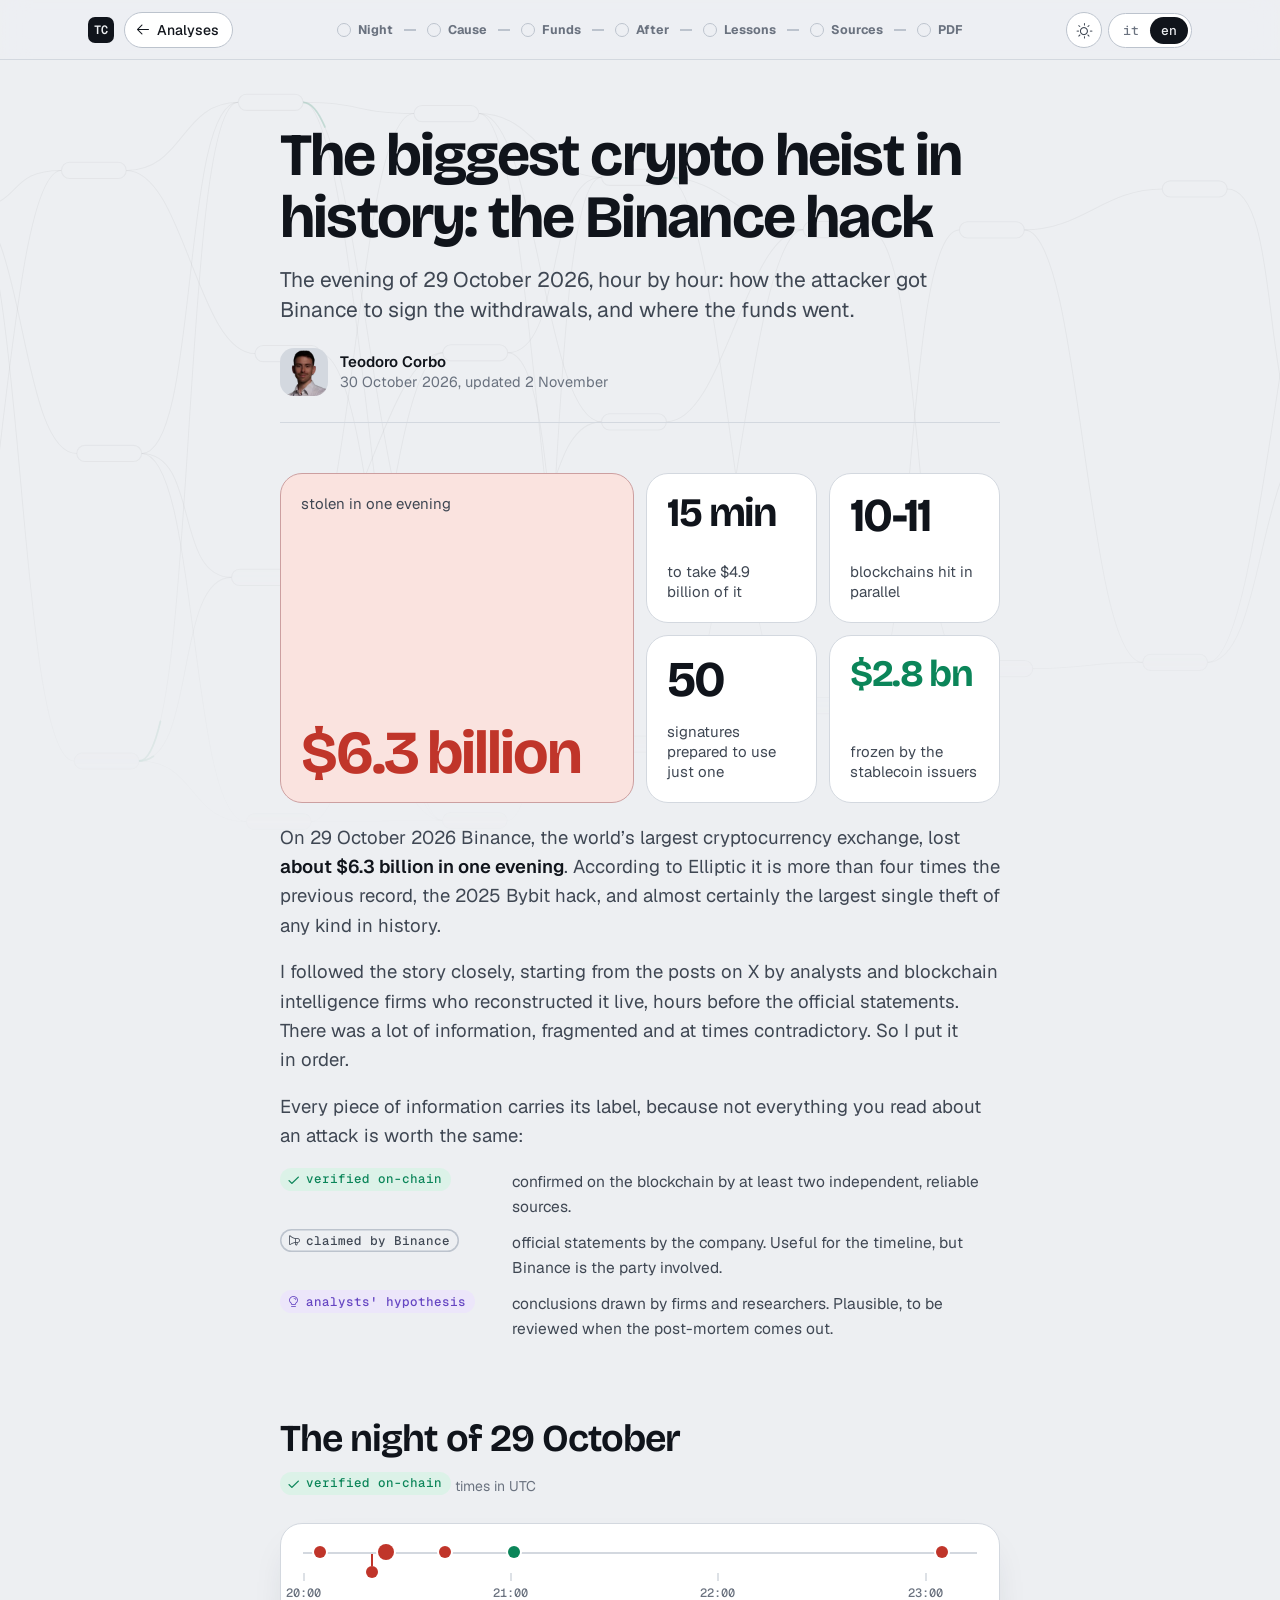
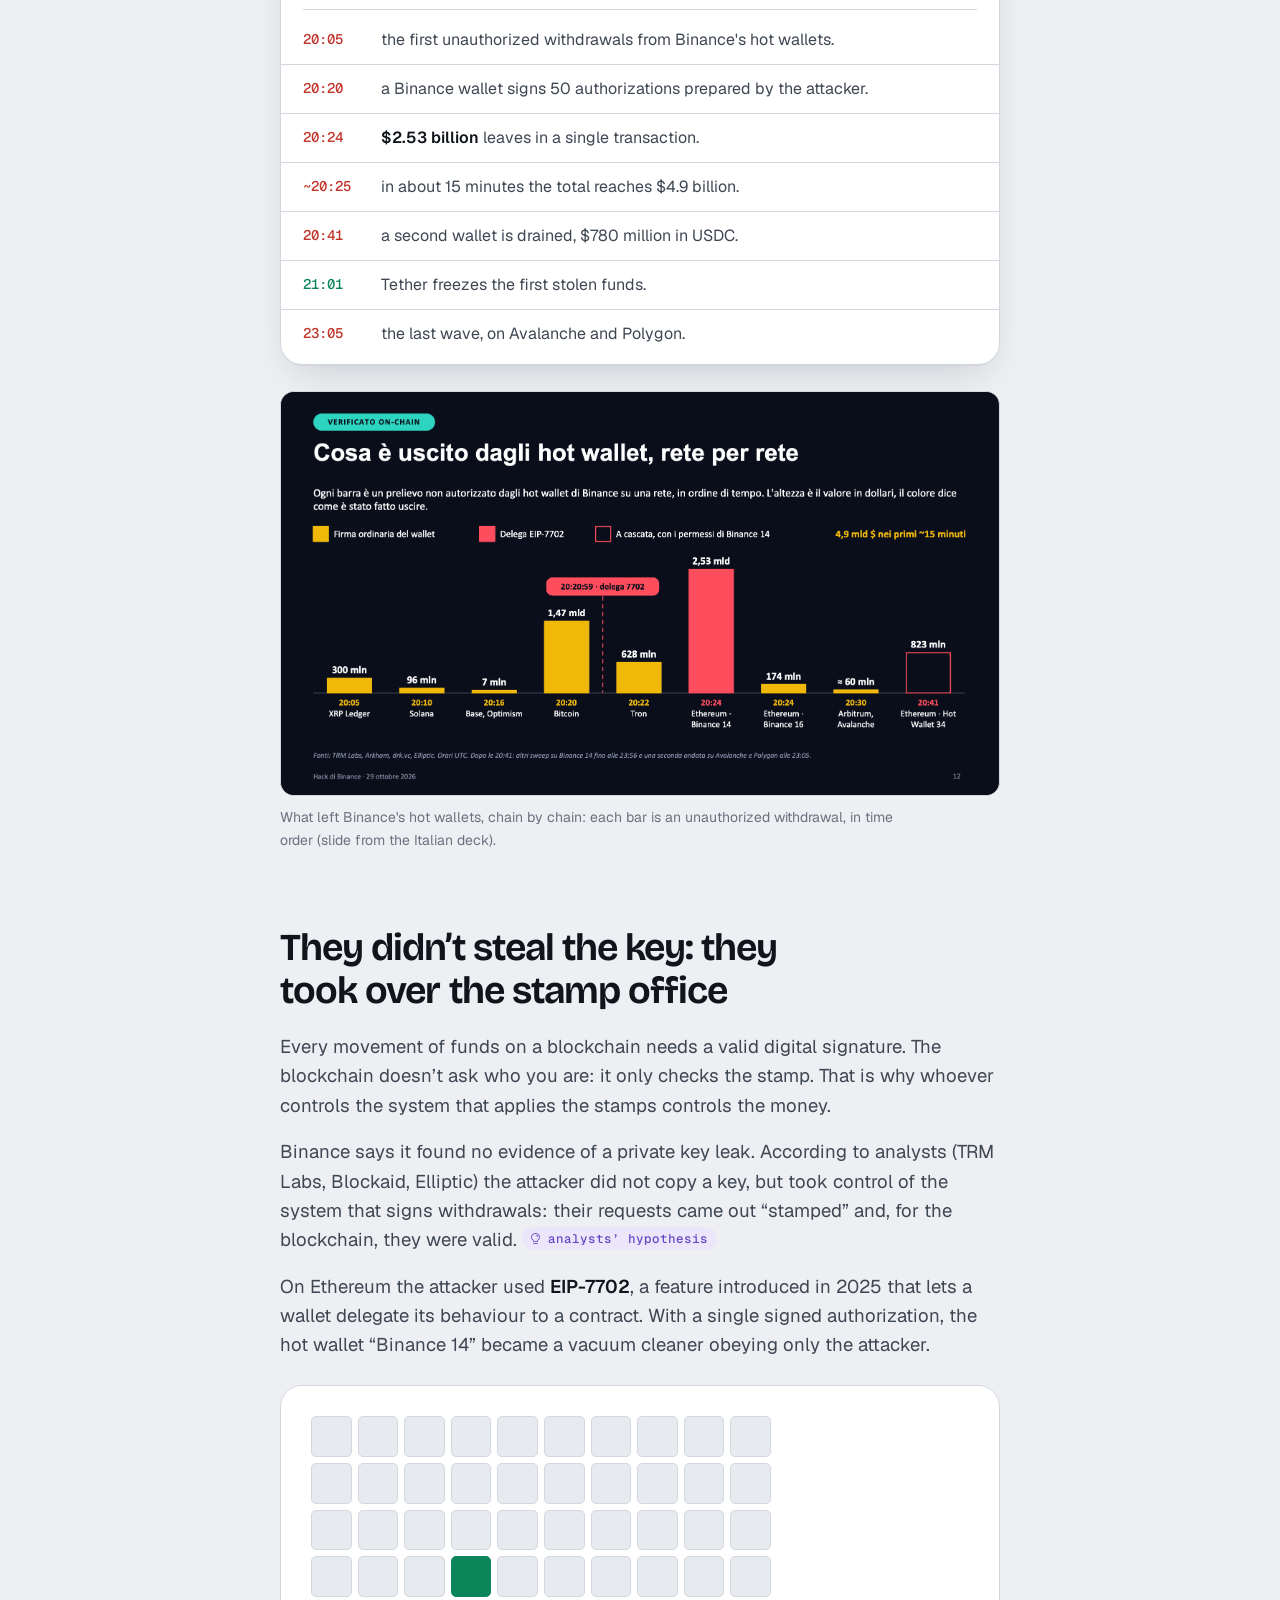
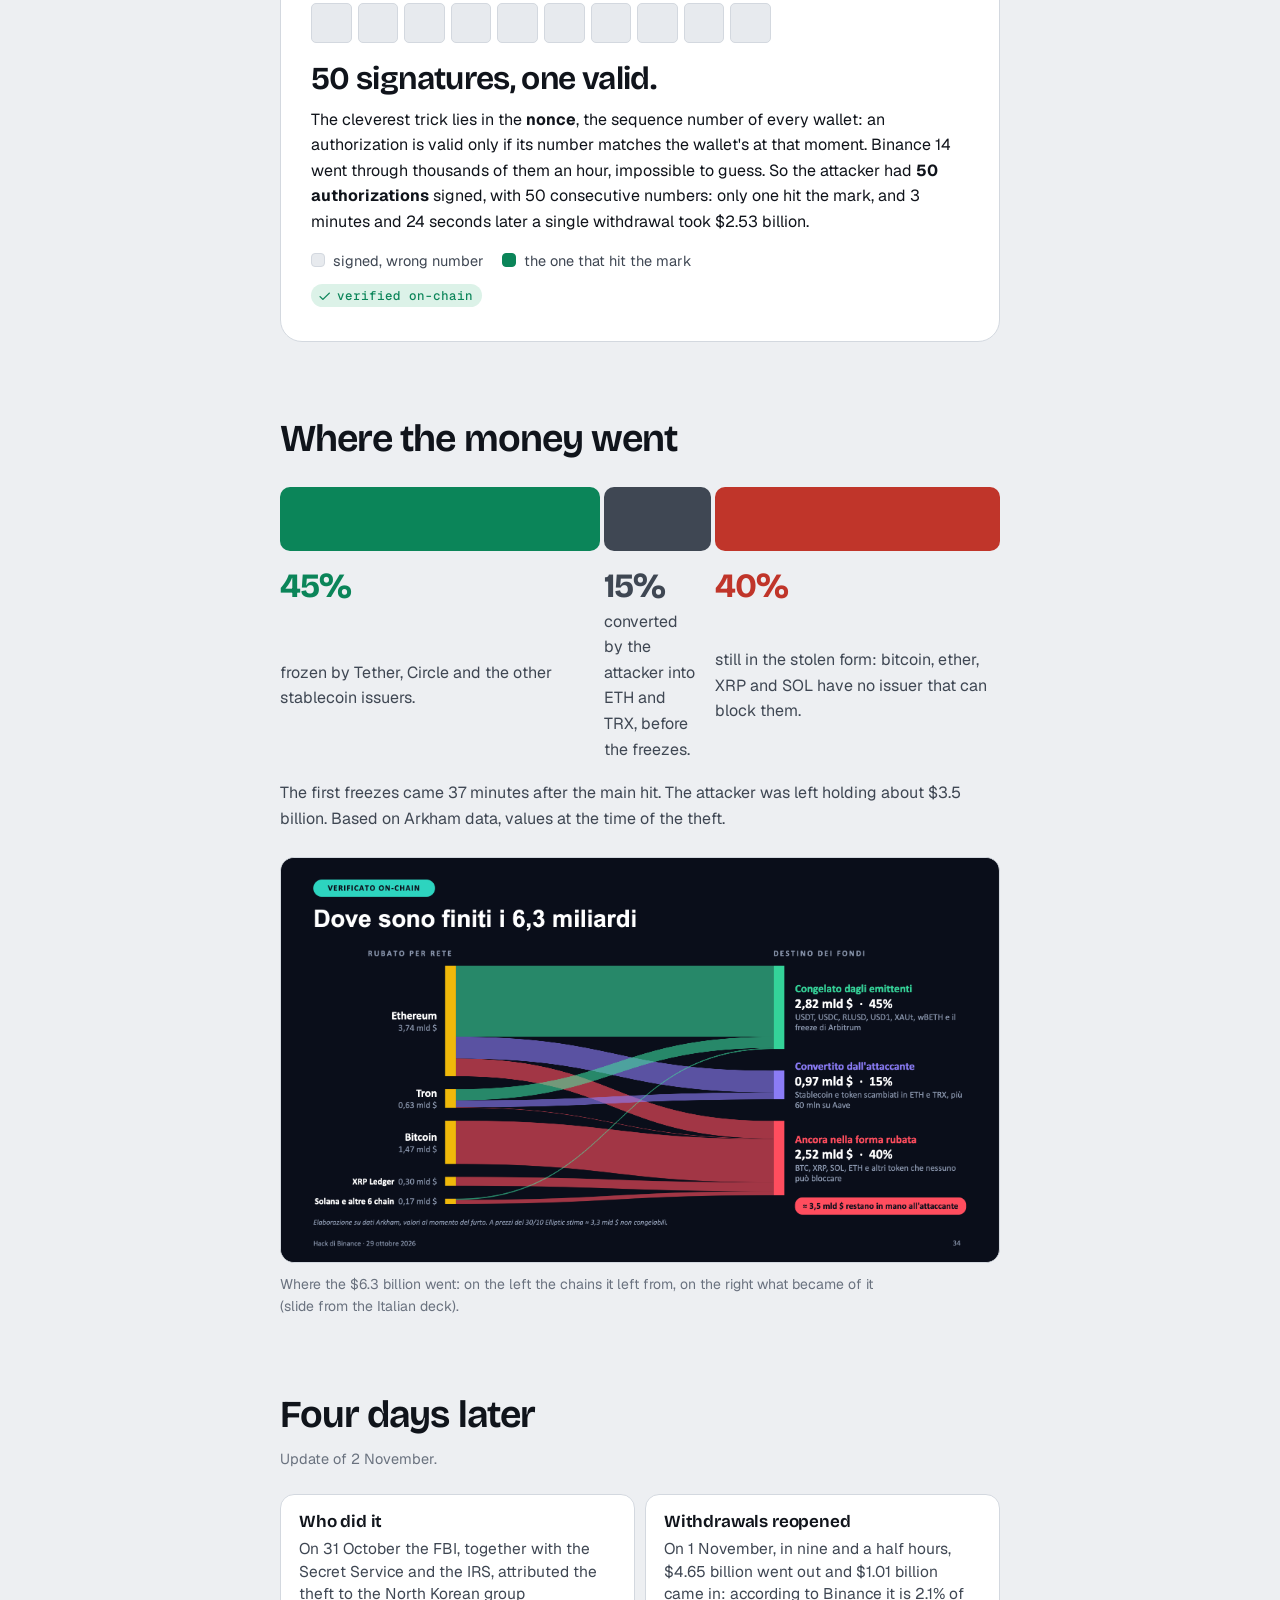
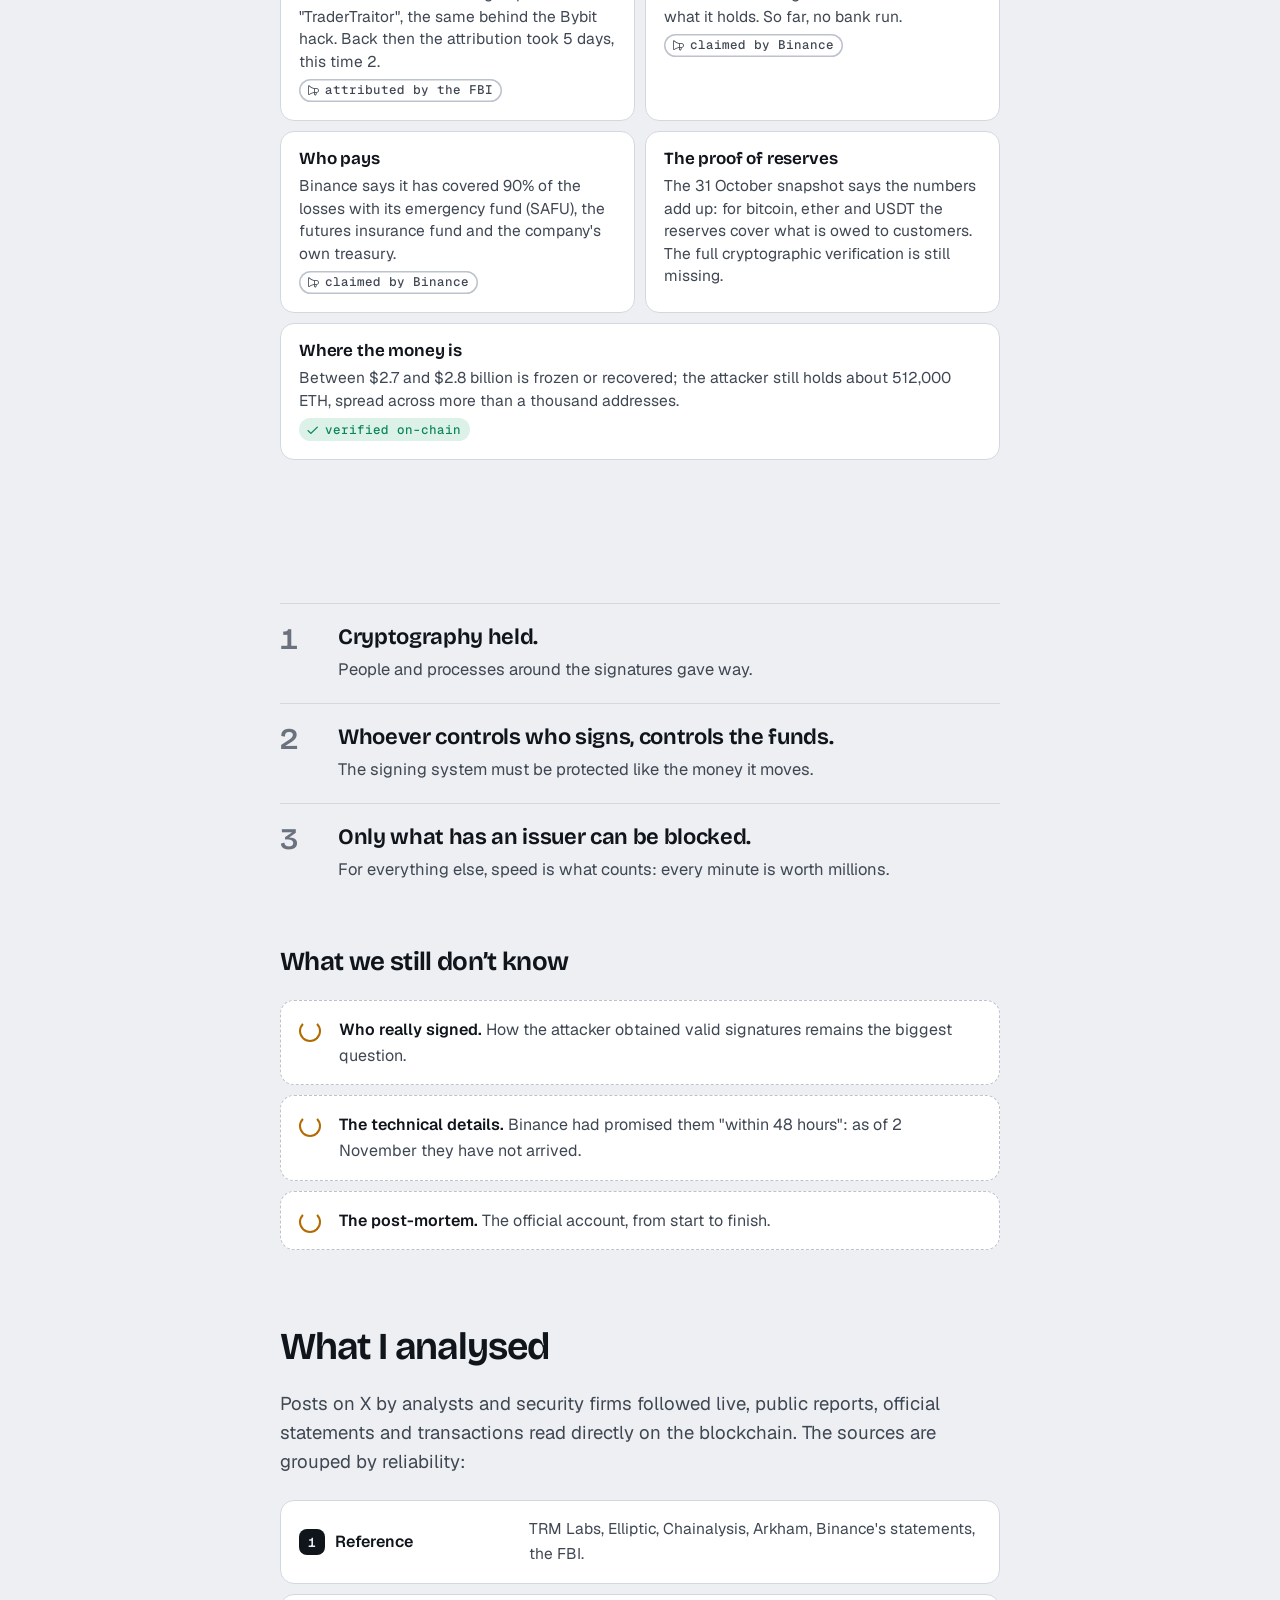
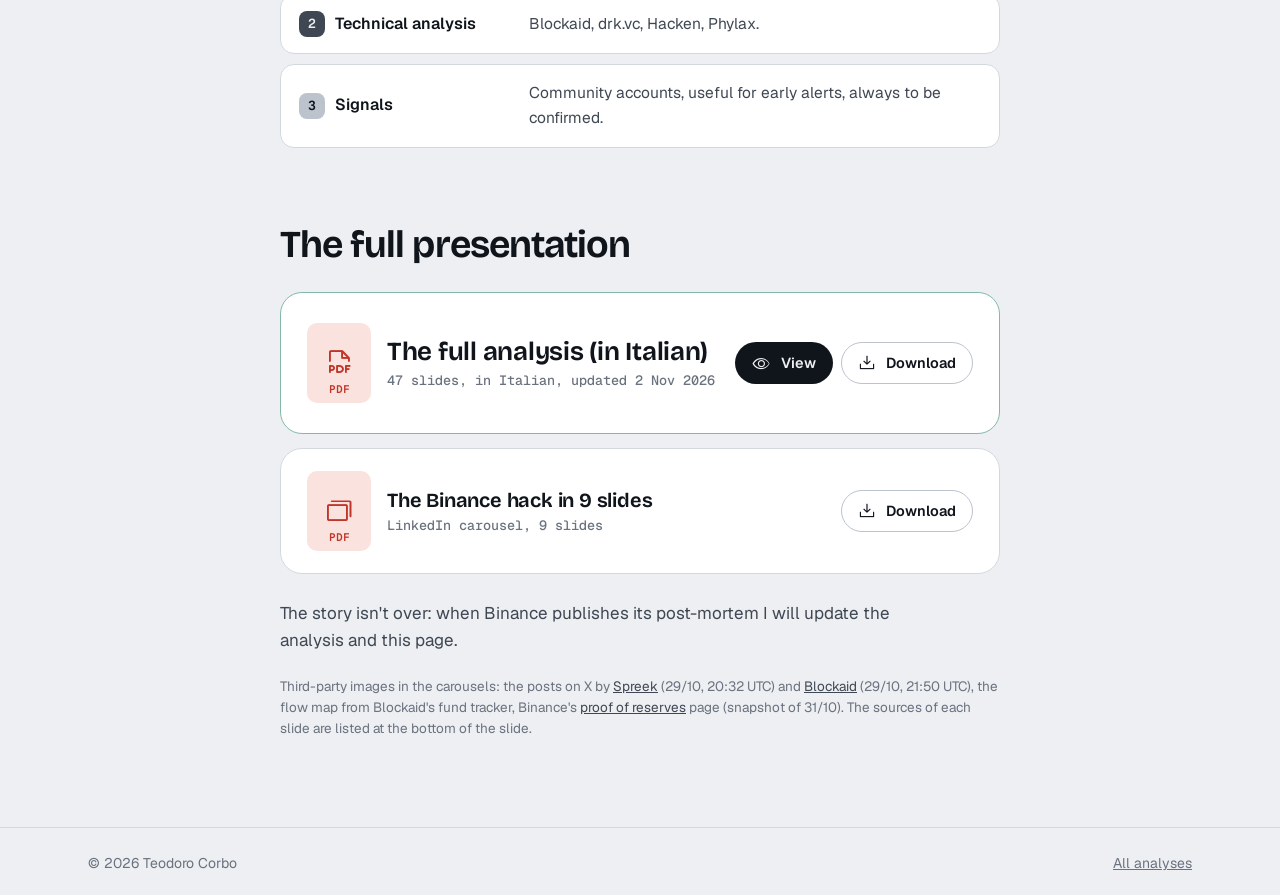
<file: en/analysis/binance-hack/index.html>
<!DOCTYPE html><html lang="en"><head><meta charset="utf-8"><meta name="viewport" content="width=device-width, initial-scale=1"><script>
      /* tema prima del primo disegno: scelta salvata, altrimenti il sistema, altrimenti chiaro (design/GUIDA.md) */
      (() => { let t = null; try { t = localStorage.getItem('tema'); } catch (_) {} document.documentElement.dataset.theme = t || (matchMedia('(prefers-color-scheme: dark)').matches ? 'dark' : 'light'); document.documentElement.classList.add('js'); })();
    </script><title>The biggest crypto heist in history: the Binance hack · Teodoro Corbo</title><meta name="description" content="The evening of 29 October 2026, hour by hour: how the attacker got Binance to sign the withdrawals, and where the funds went."><link rel="canonical" href="https://teodoro98.github.io/en/analysis/binance-hack/"><link rel="icon" type="image/svg+xml" href="/favicon.svg"><link rel="stylesheet" href="/icone/icone.css"><link rel="alternate" hreflang="it" href="https://teodoro98.github.io/analisi/binance-hack/"><link rel="alternate" hreflang="en" href="https://teodoro98.github.io/en/analysis/binance-hack/"><link rel="alternate" hreflang="x-default" href="https://teodoro98.github.io/analisi/binance-hack/"><meta property="og:site_name" content="Teodoro Corbo"><meta property="og:type" content="article"><meta property="og:title" content="The biggest crypto heist in history: the Binance hack"><meta property="og:description" content="The evening of 29 October 2026, hour by hour: how the attacker got Binance to sign the withdrawals, and where the funds went."><meta property="og:url" content="https://teodoro98.github.io/en/analysis/binance-hack/"><meta property="og:image" content="https://teodoro98.github.io/og-default.png"><meta property="og:image:width" content="1200"><meta property="og:image:height" content="630"><meta property="og:locale" content="en_GB"><meta property="og:locale:alternate" content="it_IT"><meta name="twitter:card" content="summary_large_image"><meta name="twitter:title" content="The biggest crypto heist in history: the Binance hack"><meta name="twitter:description" content="The evening of 29 October 2026, hour by hour: how the attacker got Binance to sign the withdrawals, and where the funds went."><meta name="twitter:image" content="https://teodoro98.github.io/og-default.png"><script defer src="https://cloud.umami.is/script.js" data-website-id="cc975674-ebe2-4d16-a97f-52bf9abba8f4" data-domains="teodoro98.github.io"></script><link rel="stylesheet" href="/_astro/Base.VQsp0W1O.css"><link rel="stylesheet" href="/_astro/AnalysisPage.D19ZU0bU.css"></head><body><div class="fondo" aria-hidden="true"><div class="f-grafo"></div></div><a class="skip" href="#main">Skip to content</a><nav class="nav" aria-label="Main"><div class="wrap"><div class="inizio"><a class="marchio" href="/en/" aria-label="Teodoro Corbo, home"><span class="mk">TC</span></a><a class="ritorno" href="/en/#analisi" aria-label="Back to all analyses"><i class="ph ph-arrow-left"></i><span>Analyses</span></a></div><ol class="tappe"><li><a href="#notte"><span class="st"><i class="ph-bold ph-check"></i></span><b>Night</b></a></li><li><a href="#causa"><span class="st"><i class="ph-bold ph-check"></i></span><b>Cause</b></a></li><li><a href="#fondi"><span class="st"><i class="ph-bold ph-check"></i></span><b>Funds</b></a></li><li><a href="#dopo"><span class="st"><i class="ph-bold ph-check"></i></span><b>After</b></a></li><li><a href="#lezioni"><span class="st"><i class="ph-bold ph-check"></i></span><b>Lessons</b></a></li><li><a href="#fonti"><span class="st"><i class="ph-bold ph-check"></i></span><b>Sources</b></a></li><li><a href="#pdf"><span class="st"><i class="ph-bold ph-check"></i></span><b>PDF</b></a></li></ol><div class="tappe-tel" aria-hidden="true"><div class="pp"><i></i><i></i><i></i><i></i><i></i><i></i><i></i></div><span data-inizio="start" data-fine="end">start</span></div><div class="attrezzi"><button class="tema" type="button" aria-pressed="false" aria-label="Dark theme"><i class="ph ph-sun"></i><i class="ph ph-moon"></i></button><nav class="lingua" aria-label="Language"><a href="/analisi/binance-hack/" hreflang="it" data-umami-event="lingua" data-umami-event-lang="en" data-umami-event-to="it" lang="it" aria-label="Italiano">it</a><a href="/en/analysis/binance-hack/" hreflang="en" aria-current="page">en</a></nav></div></div></nav><main id="main"><div class="wrap"><header class="testata"><h1 data-r style="--d:1">The biggest crypto heist in history: the Binance hack</h1><p class="dek" data-r style="--d:2">The evening of 29 October 2026, hour by hour: how the attacker got Binance to sign the withdrawals, and where the funds went.</p><div class="chi" data-r style="--d:3"><span class="av"><img src="/c/profilo/foto-firma.webp" alt="" width="48" height="48" loading="lazy" decoding="async"></span><div><b>Teodoro Corbo</b><span><time datetime="2026-10-30">30 October 2026, updated 2 November</time></span></div></div></header></div><div class="wrap stretta"><section class="intro"><div class="numeri" data-r="">
<div class="num grande"><span>stolen in one evening</span><b style="--w:5.12">$6.3 billion</b></div>
<div class="num"><b style="--w:3.19">15 min</b><span>to take $4.9 billion of it</span></div>
<div class="num"><b style="--w:2.74">10-11</b><span>blockchains hit in parallel</span></div>
<div class="num"><b style="--w:1.16">50</b><span>signatures prepared to use just one</span></div>
<div class="num verde"><b style="--w:3.46">$2.8 bn</b><span>frozen by the stablecoin issuers</span></div>
</div><div class="prosa"><p data-r="">On 29 October 2026 Binance, the world’s largest cryptocurrency exchange, lost <strong>about $6.3 billion in one evening</strong>.
According to Elliptic it is more than four times the previous record, the 2025 Bybit hack, and almost certainly the
largest single theft of any kind in history.</p><p data-r="">I followed the story closely, starting from the posts on X by analysts and blockchain intelligence firms who
reconstructed it live, hours before the official statements. There was a lot of information, fragmented and at times
contradictory. So I put it in order.</p><p data-r="">Every piece of information carries its label, because not everything you read about an attack is worth the same:</p></div><div class="legenda" data-r="">
<div><span><span class="et ver"><i class="ph-bold ph-check"></i><span>verified on-chain</span></span></span><span>confirmed on the blockchain by at least two independent, reliable sources.</span></div>
<div><span><span class="et dich"><i class="ph ph-megaphone"></i><span>claimed by Binance</span></span></span><span>official statements by the company. Useful for the timeline, but Binance is the party involved.</span></div>
<div><span><span class="et ipo"><i class="ph ph-lightbulb"></i><span>analysts' hypothesis</span></span></span><span>conclusions drawn by firms and researchers. Plausible, to be reviewed when the post-mortem comes out.</span></div>
</div></section><section id="notte" class="sez"><h2 data-r="" id="the-night-of-29-october">The night of 29 October</h2><p class="nota" data-r=""><span class="et ver"><i class="ph-bold ph-check"></i><span>verified on-chain</span></span> <span style="color:var(--mute);font-size:14px">times in UTC</span></p><div class="notte" data-r="">
<div class="scala" aria-hidden="true">
<div class="asse"></div>
<span class="t" style="--x:0">20:00</span><span class="t" style="--x:30.77">21:00</span><span class="t" style="--x:61.54">22:00</span><span class="t" style="--x:92.31">23:00</span>
<i class="m r" style="--x:2.56;--k:0"></i><i class="m r" style="--x:10.26;--k:1"></i><i class="m r forte" style="--x:12.31;--k:2"></i><i class="m r" style="--x:21.03;--k:3"></i><i class="m v" style="--x:31.28;--k:4"></i><i class="m r" style="--x:94.87;--k:5"></i>
</div>
<ol class="registro">
<li class="r"><span class="ora">20:05</span><span>the first unauthorized withdrawals from Binance's hot wallets.</span></li>
<li class="r"><span class="ora">20:20</span><span>a Binance wallet signs 50 authorizations prepared by the attacker.</span></li>
<li class="r"><span class="ora">20:24</span><span><b>$2.53 billion</b> leaves in a single transaction.</span></li>
<li class="r"><span class="ora">~20:25</span><span>in about 15 minutes the total reaches $4.9 billion.</span></li>
<li class="r"><span class="ora">20:41</span><span>a second wallet is drained, $780 million in USDC.</span></li>
<li class="v"><span class="ora">21:01</span><span>Tether freezes the first stolen funds.</span></li>
<li class="r"><span class="ora">23:05</span><span>the last wave, on Avalanche and Polygon.</span></li>
</ol>
</div><figure class="slide" data-r=""><img src="/c/binance-hack/slide-prelievi-it.png" alt="What left Binance&#x27;s hot wallets, chain by chain" loading="lazy"><figcaption>What left Binance's hot wallets, chain by chain: each bar is an unauthorized withdrawal, in time order (slide from the Italian deck).</figcaption></figure></section><section id="causa" class="sez"><h2 data-r="" id="they-didnt-steal-the-key-they-took-over-the-stamp-office">They didn’t steal the key: they took over the stamp office</h2><div class="prosa"><p data-r="">Every movement of funds on a blockchain needs a valid digital signature. The blockchain doesn’t ask who you are: it
only checks the stamp. That is why whoever controls the system that applies the stamps controls the money.</p><p data-r="">Binance says it found no evidence of a private key leak. According to analysts (TRM Labs, Blockaid, Elliptic) the
attacker did not copy a key, but took control of the system that signs withdrawals: their requests came out “stamped”
and, for the blockchain, they were valid. <span class="et ipo"><i class="ph ph-lightbulb"></i><span>analysts’ hypothesis</span></span></p><p data-r="">On Ethereum the attacker used <strong>EIP-7702</strong>, a feature introduced in 2025 that lets a wallet delegate its behaviour to a
contract. With a single signed authorization, the hot wallet “Binance 14” became a vacuum cleaner obeying only the
attacker.</p></div><div class="firme" data-r="">
<div class="griglia" aria-hidden="true" data-n="50" data-hit="33"></div>
<div>
<p class="esito">50 signatures, one valid.</p>
<p style="font-size:16px;margin-top:10px">The cleverest trick lies in the <b>nonce</b>, the sequence number of every wallet: an authorization is valid only if its number matches the wallet's at that moment. Binance 14 went through thousands of them an hour, impossible to guess. So the attacker had <b>50 authorizations</b> signed, with 50 consecutive numbers: only one hit the mark, and 3 minutes and 24 seconds later a single withdrawal took $2.53 billion.</p>
<div class="leg" style="margin-top:14px"><span><i></i><span>signed, wrong number</span></span><span><i class="hit"></i><span>the one that hit the mark</span></span></div>
<p style="margin-top:12px"><span class="et ver"><i class="ph-bold ph-check"></i><span>verified on-chain</span></span></p>
</div>
</div></section><section id="fondi" class="sez"><h2 data-r="" id="where-the-money-went">Where the money went</h2><div class="fondi" data-r="">
<div class="barra-f" role="img" aria-label="45% frozen, 15% converted, 40% still in the stolen form"><i class="a" style="--w:45;--k:0"></i><i class="b" style="--w:15;--k:1"></i><i class="c" style="--w:40;--k:2"></i></div>
<ul>
<li><b style="color:var(--ok)">45%</b><span>frozen by Tether, Circle and the other stablecoin issuers.</span></li>
<li><b>15%</b><span>converted by the attacker into ETH and TRX, before the freezes.</span></li>
<li><b style="color:var(--fail)">40%</b><span>still in the stolen form: bitcoin, ether, XRP and SOL have no issuer that can block them.</span></li>
</ul>
<p class="dopo">The first freezes came 37 minutes after the main hit. The attacker was left holding about $3.5 billion. Based on Arkham data, values at the time of the theft.</p>
</div><figure class="slide" data-r=""><img src="/c/binance-hack/slide-fondi-it.png" alt="Where the $6.3 billion went" loading="lazy"><figcaption>Where the $6.3 billion went: on the left the chains it left from, on the right what became of it (slide from the Italian deck).</figcaption></figure></section><section id="dopo" class="sez"><h2 data-r="" id="four-days-later">Four days later</h2><p class="nota" data-r="">Update of 2 November.</p><ul class="aggiorn">
<li data-r=""><b>Who did it</b><span>On 31 October the FBI, together with the Secret Service and the IRS, attributed the theft to the North Korean group "TraderTraitor", the same behind the Bybit hack. Back then the attribution took 5 days, this time 2.</span><span><span class="et dich"><i class="ph ph-megaphone"></i><span>attributed by the FBI</span></span></span></li>
<li data-r="" style="--d:1"><b>Withdrawals reopened</b><span>On 1 November, in nine and a half hours, $4.65 billion went out and $1.01 billion came in: according to Binance it is 2.1% of what it holds. So far, no bank run.</span><span><span class="et dich"><i class="ph ph-megaphone"></i><span>claimed by Binance</span></span></span></li>
<li data-r=""><b>Who pays</b><span>Binance says it has covered 90% of the losses with its emergency fund (SAFU), the futures insurance fund and the company's own treasury.</span><span><span class="et dich"><i class="ph ph-megaphone"></i><span>claimed by Binance</span></span></span></li>
<li data-r="" style="--d:1"><b>The proof of reserves</b><span>The 31 October snapshot says the numbers add up: for bitcoin, ether and USDT the reserves cover what is owed to customers. The full cryptographic verification is still missing.</span></li>
<li data-r=""><b>Where the money is</b><span>Between $2.7 and $2.8 billion is frozen or recovered; the attacker still holds about 512,000 ETH, spread across more than a thousand addresses.</span><span><span class="et ver"><i class="ph-bold ph-check"></i><span>verified on-chain</span></span></span></li>
</ul></section><section id="lezioni" class="sez"><h2 data-r="" id="what-it-teaches">What it teaches</h2><ol class="lezioni">
<li data-r=""><span><b>Cryptography held.</b><span>People and processes around the signatures gave way.</span></span></li>
<li data-r=""><span><b>Whoever controls who signs, controls the funds.</b><span>The signing system must be protected like the money it moves.</span></span></li>
<li data-r=""><span><b>Only what has an issuer can be blocked.</b><span>For everything else, speed is what counts: every minute is worth millions.</span></span></li>
</ol><h2 class="sotto" data-r="" id="what-we-still-dont-know">What we still don’t know</h2><ul class="aperte">
<li data-r=""><span><b>Who really signed.</b> How the attacker obtained valid signatures remains the biggest question.</span></li>
<li data-r=""><span><b>The technical details.</b> Binance had promised them "within 48 hours": as of 2 November they have not arrived.</span></li>
<li data-r=""><span><b>The post-mortem.</b> The official account, from start to finish.</span></li>
</ul></section><section id="fonti" class="sez"><h2 data-r="" id="what-i-analysed">What I analysed</h2><div class="prosa"><p data-r="">Posts on X by analysts and security firms followed live, public reports, official statements and transactions read
directly on the blockchain. The sources are grouped by reliability:</p></div><div class="livelli">
<div class="livello" data-r=""><h3 id="1reference"><span class="n">1</span><span>Reference</span></h3><p>TRM Labs, Elliptic, Chainalysis, Arkham, Binance's statements, the FBI.</p></div>
<div class="livello" data-r=""><h3 id="2technical-analysis"><span class="n">2</span><span>Technical analysis</span></h3><p>Blockaid, drk.vc, Hacken, Phylax.</p></div>
<div class="livello" data-r=""><h3 id="3signals"><span class="n">3</span><span>Signals</span></h3><p>Community accounts, useful for early alerts, always to be confirmed.</p></div>
</div></section><section id="pdf" class="sez"><h2 data-r="" id="the-full-presentation">The full presentation</h2><div class="allegati"><div class="pdf primo-pdf" data-r=""><span class="ico"><i class="ph ph-file-pdf"></i><small>PDF</small></span><div><h3 id="the-full-analysis-in-italian">The full analysis (in Italian)</h3><p class="m">47 slides, in Italian, updated 2 Nov 2026</p></div><div class="bott"><a class="btn primo" href="/c/binance-hack/binance-hack-deck-it.pdf" target="_blank" rel="noopener"><i class="ph ph-eye"></i><span>View</span></a><a class="btn secondo" href="/c/binance-hack/binance-hack-deck-it.pdf" download><i class="ph ph-download-simple"></i><span>Download</span></a></div></div><div class="pdf" data-r=""><span class="ico"><i class="ph ph-cards"></i><small>PDF</small></span><div><h3 id="the-binance-hack-in-9-slides">The Binance hack in 9 slides</h3><p class="m">LinkedIn carousel, 9 slides</p></div><div class="bott"><a class="btn secondo" href="/c/binance-hack/binance-hack-carosello-en.pdf" download><i class="ph ph-download-simple"></i><span>Download</span></a></div></div></div><p class="chiusa" data-r="">The story isn't over: when Binance publishes its post-mortem I will update the analysis and this page.</p><p class="crediti">Third-party images in the carousels: the posts on X by <a href="https://x.com/spreekaway/status/2115904721856651382">Spreek</a> (29/10, 20:32 UTC) and <a href="https://x.com/blockaid_/status/2115924317888495661">Blockaid</a> (29/10, 21:50 UTC), the flow map from Blockaid's fund tracker, Binance's <a href="https://www.binance.com/en/proof-of-reserves">proof of reserves</a> page (snapshot of 31/10). The sources of each slide are listed at the bottom of the slide.</p></section></div></main><footer class="piede"><div class="wrap"><span>© 2026 Teodoro Corbo</span><a href="/en/#analisi" style="color:inherit">All analyses</a></div></footer><script type="module" src="/_astro/Base.astro_astro_type_script_index_0_lang.Cv_SQ6CX.js"></script></body></html>
</file>
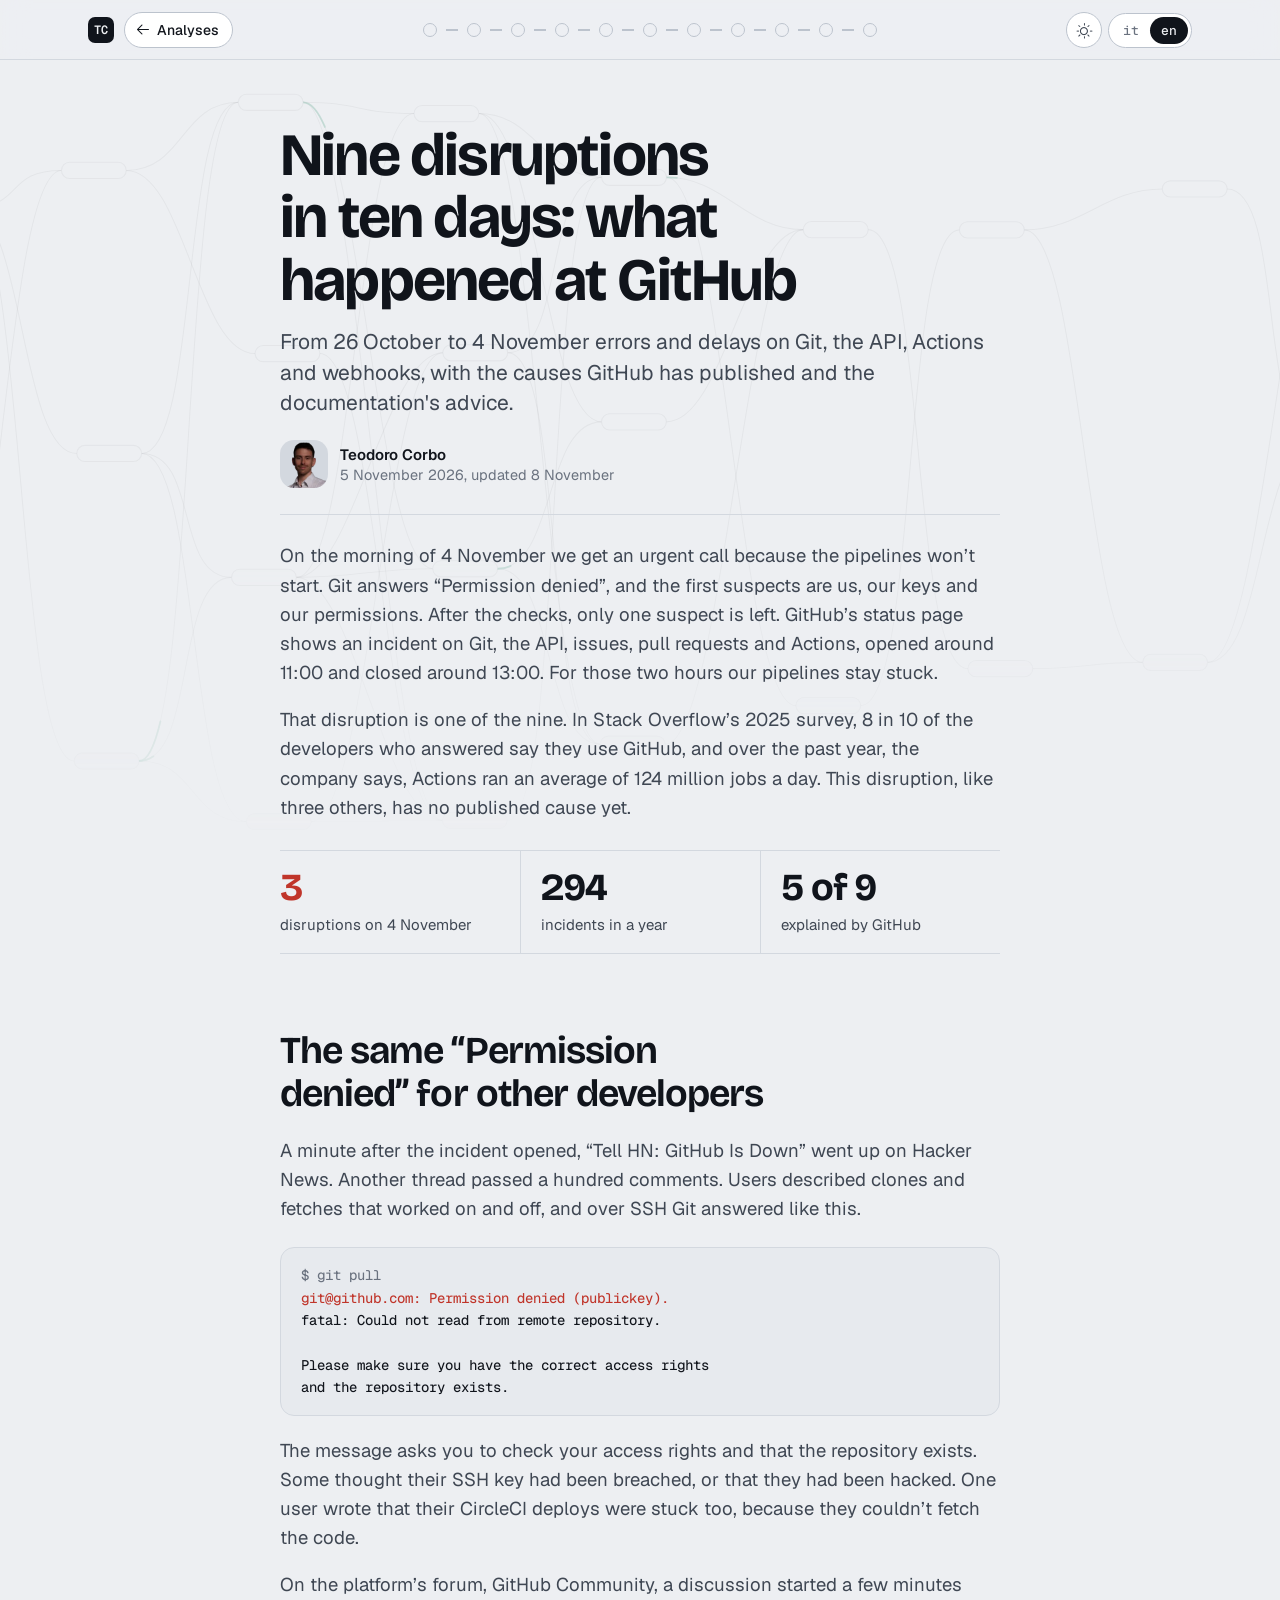
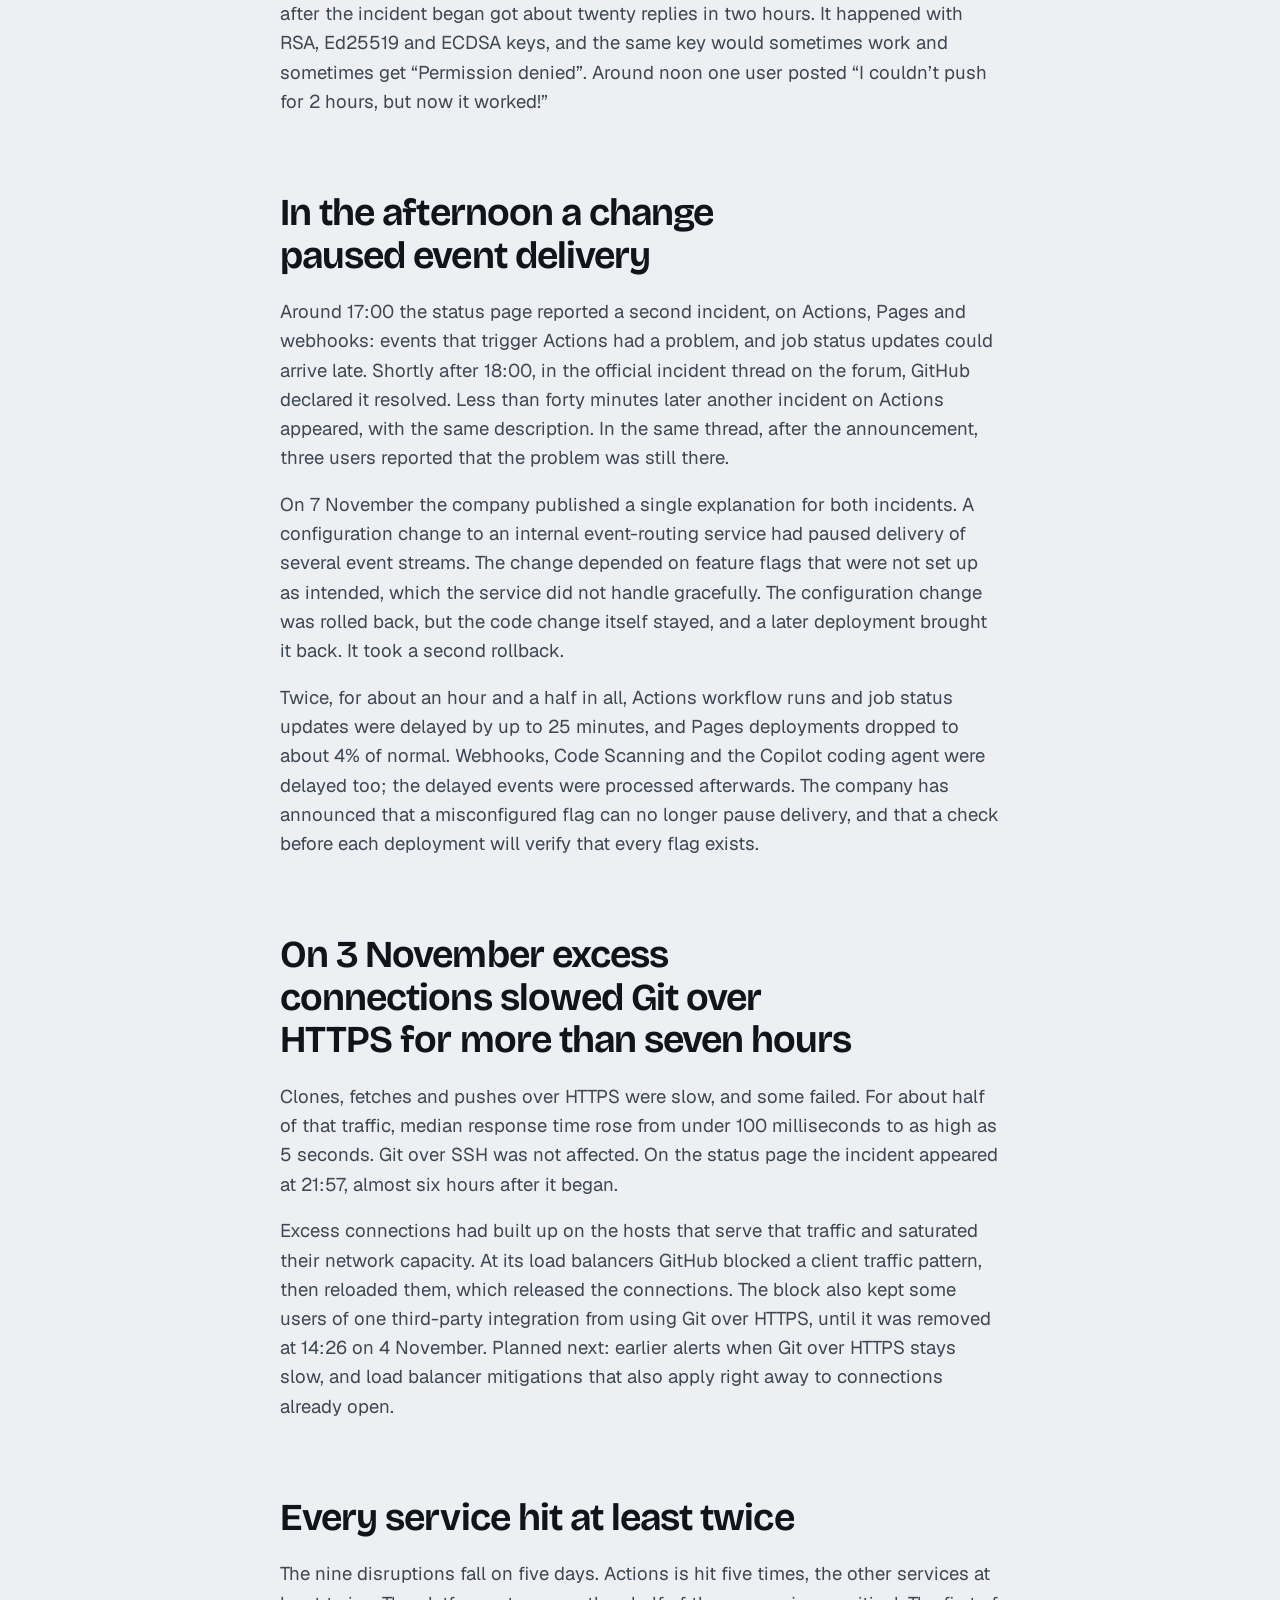
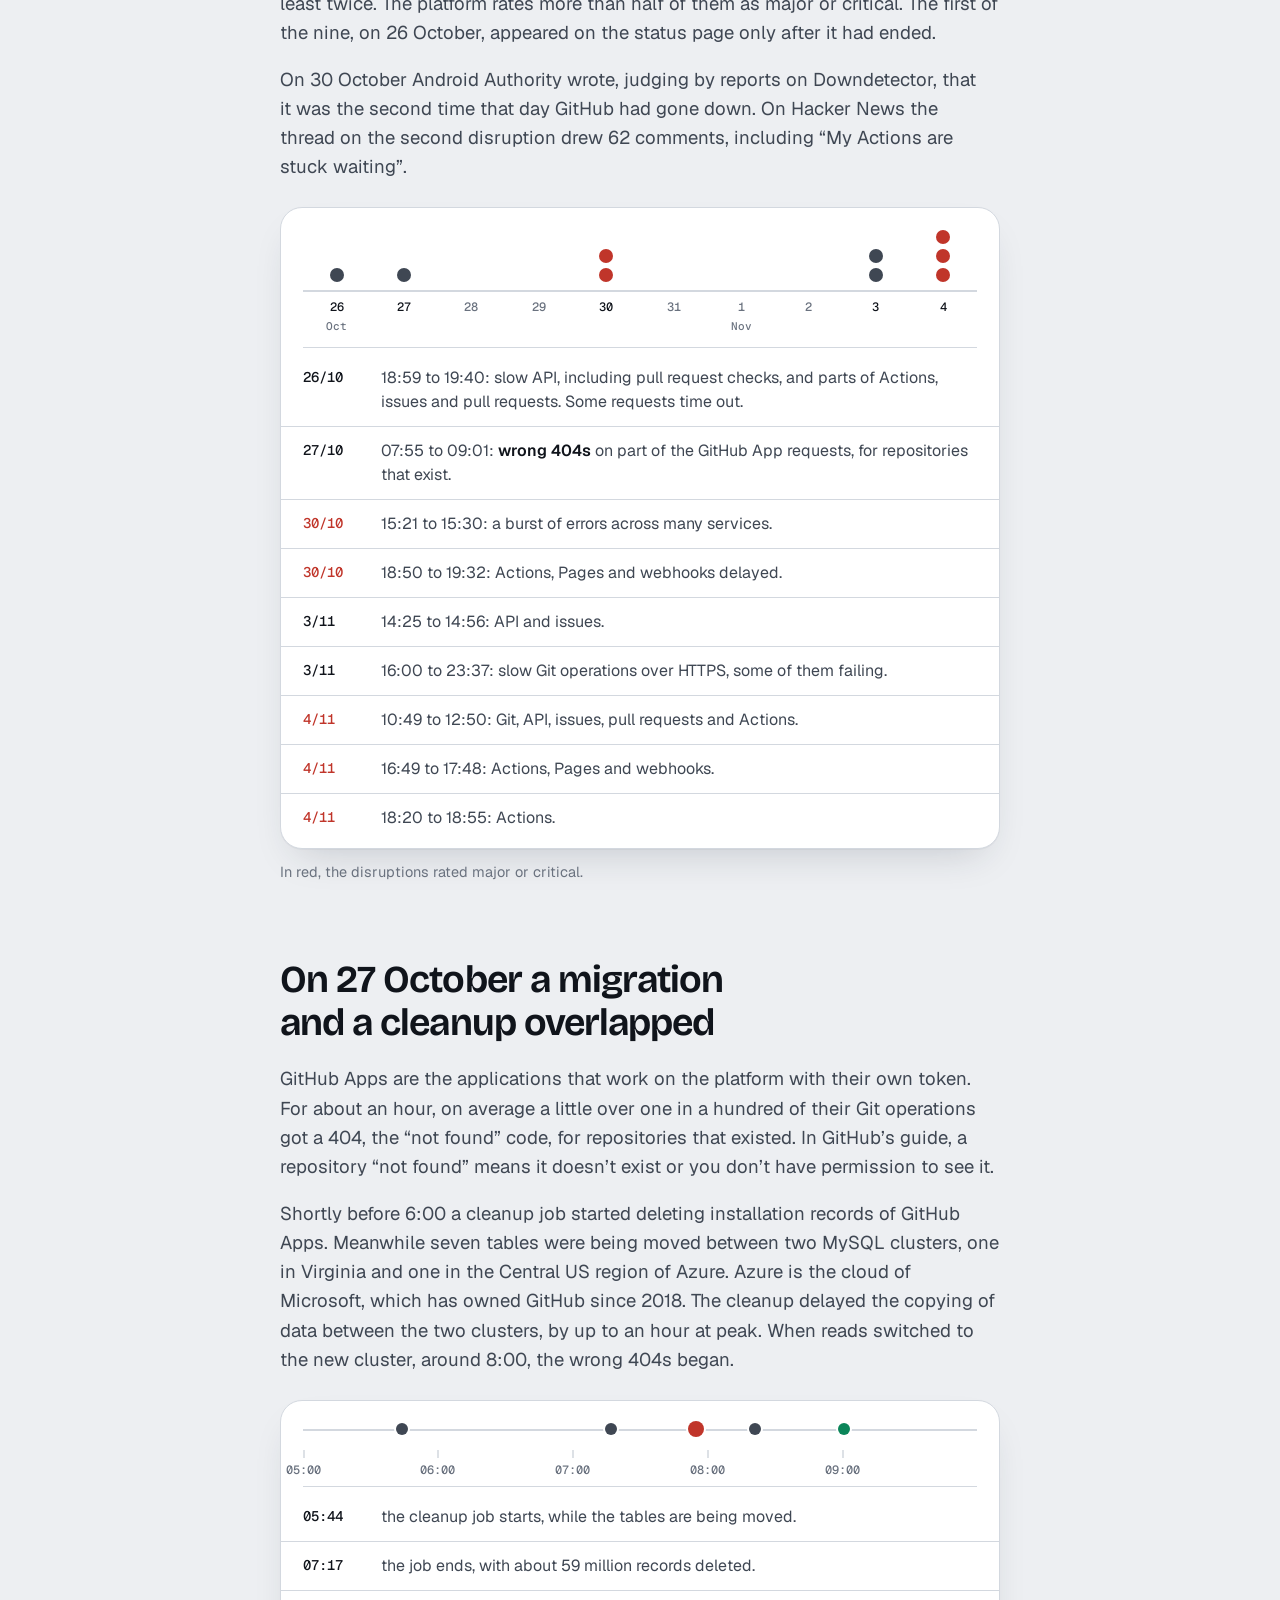
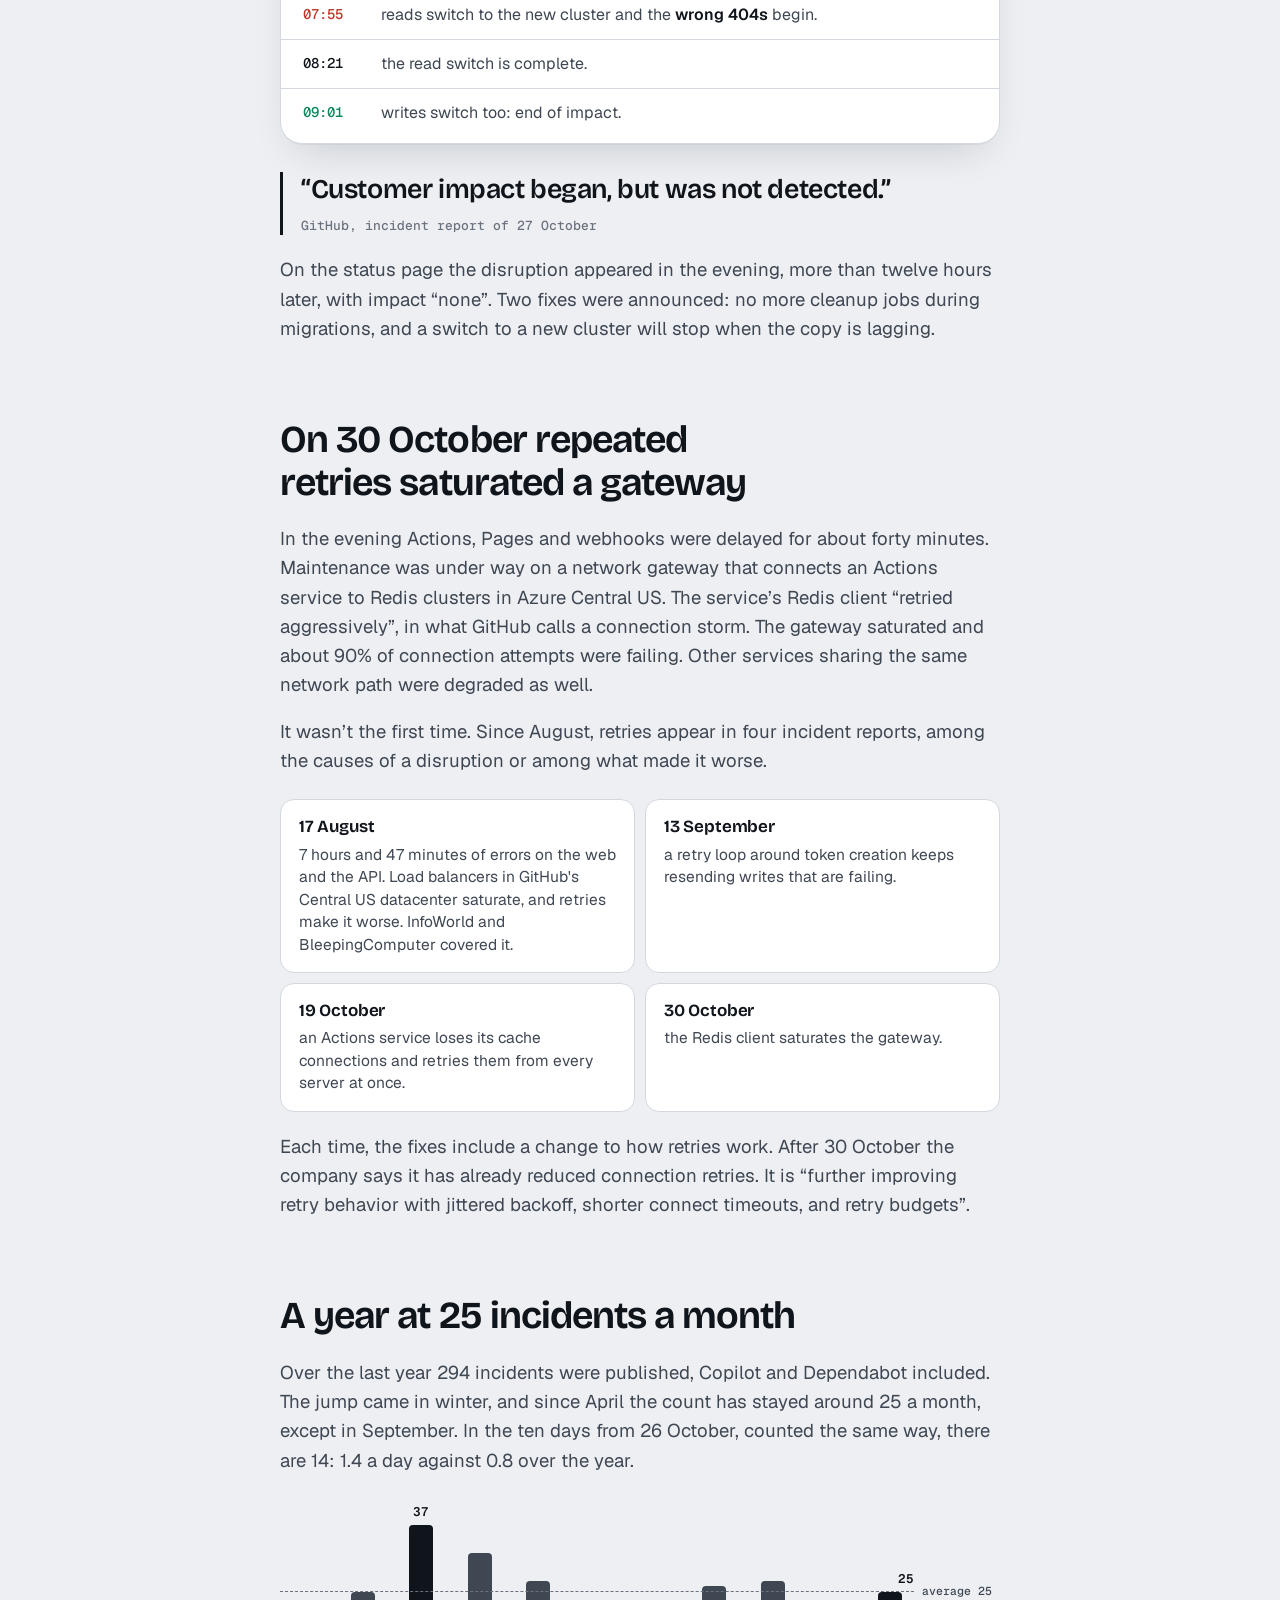
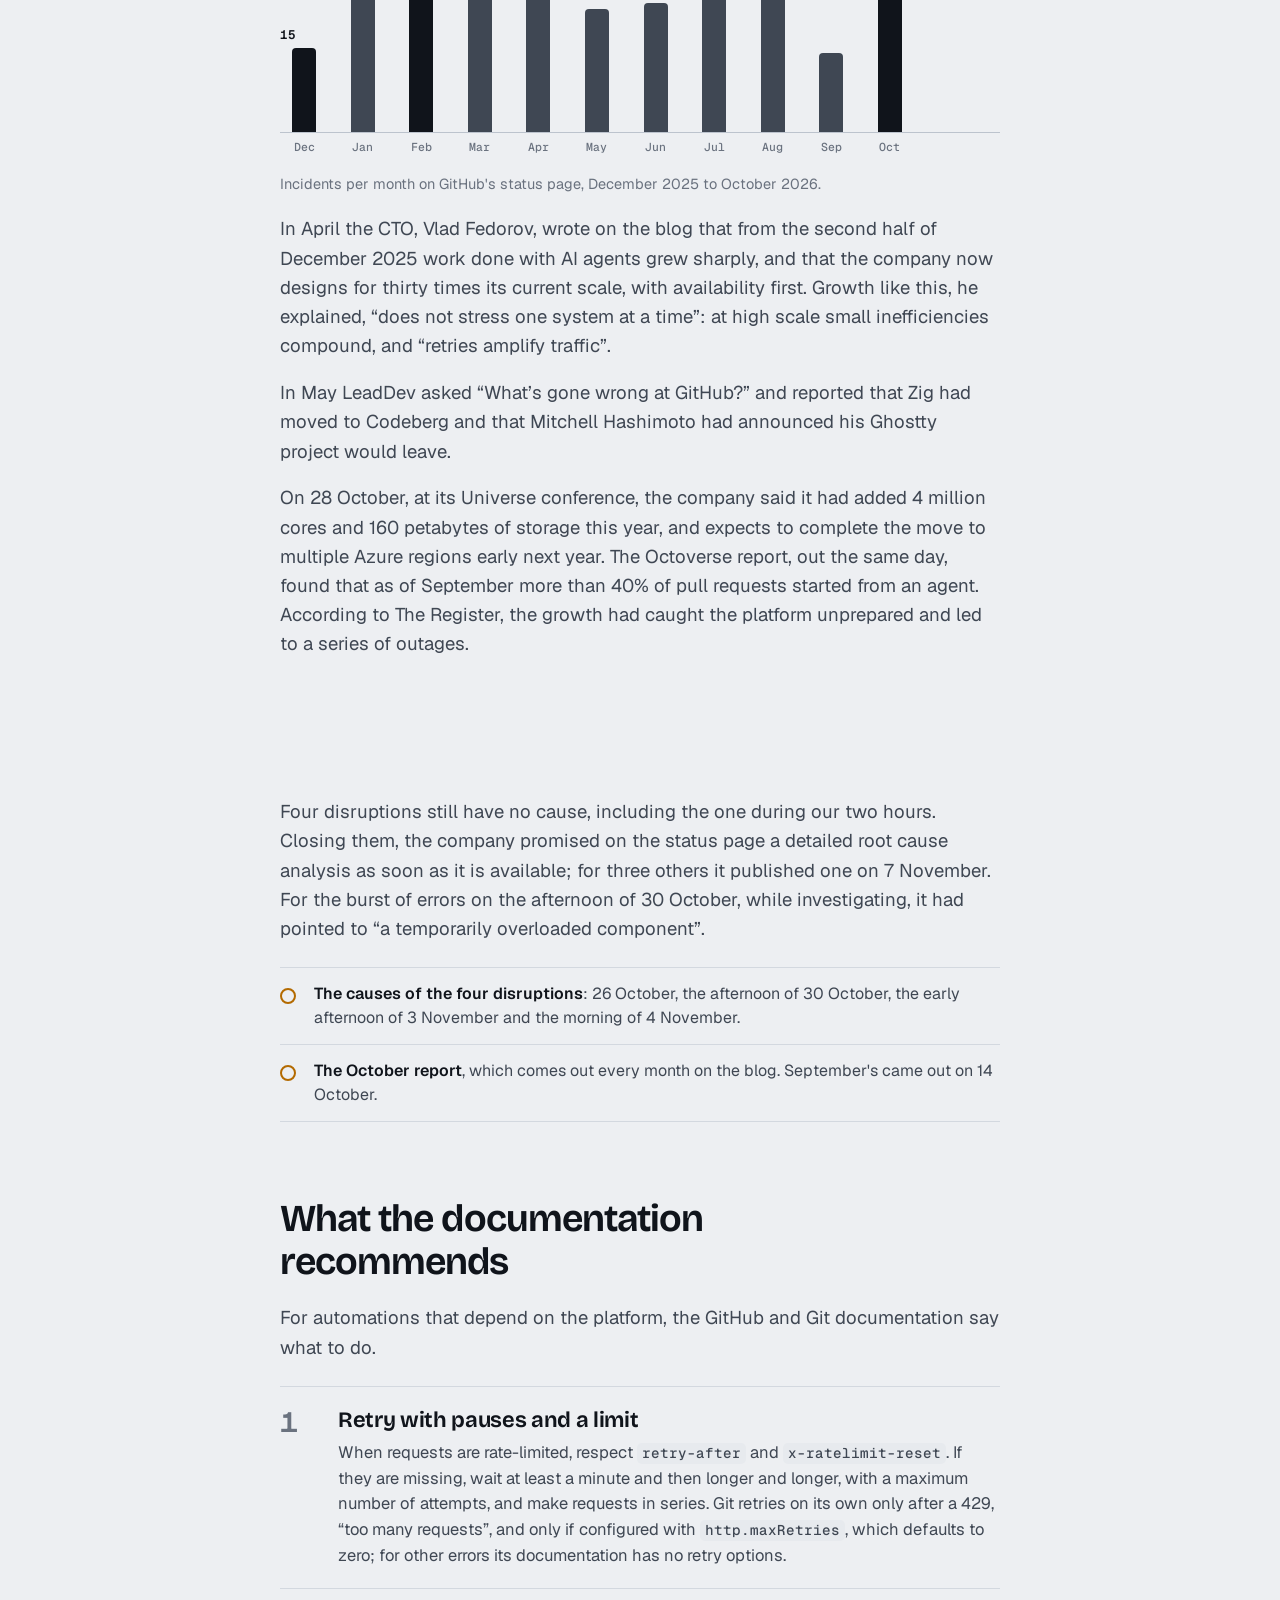
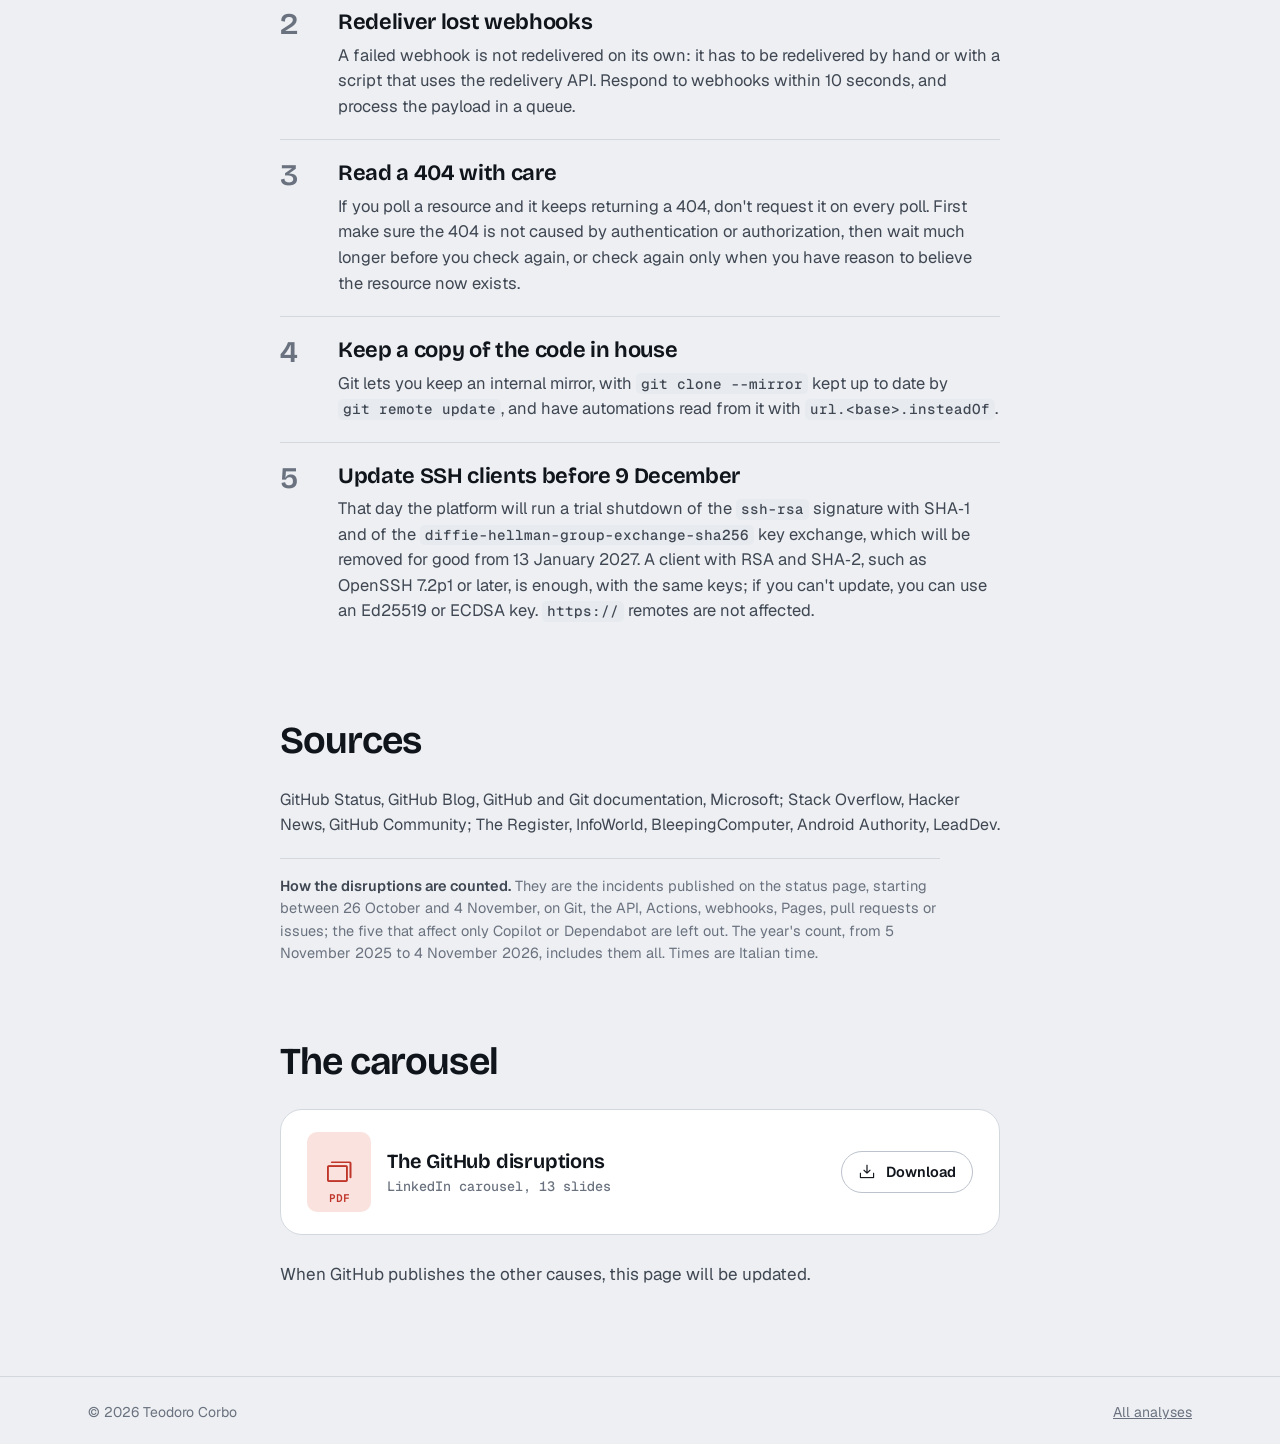
<file: en/analysis/github-2026-11/index.html>
<!DOCTYPE html><html lang="en"><head><meta charset="utf-8"><meta name="viewport" content="width=device-width, initial-scale=1"><script>
      /* tema prima del primo disegno: scelta salvata, altrimenti il sistema, altrimenti chiaro (design/GUIDA.md) */
      (() => { let t = null; try { t = localStorage.getItem('tema'); } catch (_) {} document.documentElement.dataset.theme = t || (matchMedia('(prefers-color-scheme: dark)').matches ? 'dark' : 'light'); document.documentElement.classList.add('js'); })();
    </script><title>Nine disruptions in ten days: what happened at GitHub · Teodoro Corbo</title><meta name="description" content="From 26 October to 4 November errors and delays on Git, the API, Actions and webhooks, with the causes GitHub has published and the documentation's advice."><link rel="canonical" href="https://teodoro98.github.io/en/analysis/github-2026-11/"><link rel="icon" type="image/svg+xml" href="/favicon.svg"><link rel="stylesheet" href="/icone/icone.css"><link rel="alternate" hreflang="it" href="https://teodoro98.github.io/analisi/github-2026-11/"><link rel="alternate" hreflang="en" href="https://teodoro98.github.io/en/analysis/github-2026-11/"><link rel="alternate" hreflang="x-default" href="https://teodoro98.github.io/analisi/github-2026-11/"><meta property="og:site_name" content="Teodoro Corbo"><meta property="og:type" content="article"><meta property="og:title" content="Nine disruptions in ten days: what happened at GitHub"><meta property="og:description" content="From 26 October to 4 November errors and delays on Git, the API, Actions and webhooks, with the causes GitHub has published and the documentation's advice."><meta property="og:url" content="https://teodoro98.github.io/en/analysis/github-2026-11/"><meta property="og:image" content="https://teodoro98.github.io/og-default.png"><meta property="og:image:width" content="1200"><meta property="og:image:height" content="630"><meta property="og:locale" content="en_GB"><meta property="og:locale:alternate" content="it_IT"><meta name="twitter:card" content="summary_large_image"><meta name="twitter:title" content="Nine disruptions in ten days: what happened at GitHub"><meta name="twitter:description" content="From 26 October to 4 November errors and delays on Git, the API, Actions and webhooks, with the causes GitHub has published and the documentation's advice."><meta name="twitter:image" content="https://teodoro98.github.io/og-default.png"><script defer src="https://cloud.umami.is/script.js" data-website-id="cc975674-ebe2-4d16-a97f-52bf9abba8f4" data-domains="teodoro98.github.io"></script><link rel="stylesheet" href="/_astro/Base.VQsp0W1O.css"><link rel="stylesheet" href="/_astro/AnalysisPage.D19ZU0bU.css"></head><body><div class="fondo" aria-hidden="true"><div class="f-grafo"></div></div><a class="skip" href="#main">Skip to content</a><nav class="nav" aria-label="Main"><div class="wrap"><div class="inizio"><a class="marchio" href="/en/" aria-label="Teodoro Corbo, home"><span class="mk">TC</span></a><a class="ritorno" href="/en/#analisi" aria-label="Back to all analyses"><i class="ph ph-arrow-left"></i><span>Analyses</span></a></div><ol class="tappe"><li><a href="#errori"><span class="st"><i class="ph-bold ph-check"></i></span><b>Errors</b></a></li><li><a href="#giorno"><span class="st"><i class="ph-bold ph-check"></i></span><b>The day</b></a></li><li><a href="#https"><span class="st"><i class="ph-bold ph-check"></i></span><b>3 November</b></a></li><li><a href="#guasti"><span class="st"><i class="ph-bold ph-check"></i></span><b>Ten days</b></a></li><li><a href="#caso"><span class="st"><i class="ph-bold ph-check"></i></span><b>27 October</b></a></li><li><a href="#tempesta"><span class="st"><i class="ph-bold ph-check"></i></span><b>30 October</b></a></li><li><a href="#anno"><span class="st"><i class="ph-bold ph-check"></i></span><b>A year</b></a></li><li><a href="#attese"><span class="st"><i class="ph-bold ph-check"></i></span><b>No cause</b></a></li><li><a href="#consigli"><span class="st"><i class="ph-bold ph-check"></i></span><b>Advice</b></a></li><li><a href="#fonti"><span class="st"><i class="ph-bold ph-check"></i></span><b>Sources</b></a></li><li><a href="#pdf"><span class="st"><i class="ph-bold ph-check"></i></span><b>PDF</b></a></li></ol><div class="tappe-tel" aria-hidden="true"><div class="pp"><i></i><i></i><i></i><i></i><i></i><i></i><i></i><i></i><i></i><i></i><i></i></div><span data-inizio="start" data-fine="end">start</span></div><div class="attrezzi"><button class="tema" type="button" aria-pressed="false" aria-label="Dark theme"><i class="ph ph-sun"></i><i class="ph ph-moon"></i></button><nav class="lingua" aria-label="Language"><a href="/analisi/github-2026-11/" hreflang="it" data-umami-event="lingua" data-umami-event-lang="en" data-umami-event-to="it" lang="it" aria-label="Italiano">it</a><a href="/en/analysis/github-2026-11/" hreflang="en" aria-current="page">en</a></nav></div></div></nav><main id="main"><div class="wrap"><header class="testata"><h1 data-r style="--d:1">Nine disruptions in ten days: what happened at GitHub</h1><p class="dek" data-r style="--d:2">From 26 October to 4 November errors and delays on Git, the API, Actions and webhooks, with the causes GitHub has published and the documentation&#39;s advice.</p><div class="chi" data-r style="--d:3"><span class="av"><img src="/c/profilo/foto-firma.webp" alt="" width="48" height="48" loading="lazy" decoding="async"></span><div><b>Teodoro Corbo</b><span><time datetime="2026-11-05">5 November 2026, updated 8 November</time></span></div></div></header></div><div class="wrap stretta"><section class="intro"><div class="prosa"><p data-r="">On the morning of 4 November we get an urgent call because the pipelines won’t start. Git answers “Permission
denied”, and the first suspects are us, our keys and our permissions. After the checks, only one suspect is left.
GitHub’s status page shows an incident on Git, the API, issues, pull requests and Actions, opened around 11:00 and closed
around 13:00. For those two hours our pipelines stay stuck.</p><p data-r="">That disruption is one of the nine. In Stack Overflow’s 2025 survey, 8 in 10 of the developers who answered say they
use GitHub, and over the past year, the company says, Actions ran an average of 124 million jobs a day. This disruption, like three
others, has no published cause yet.</p></div><div class="numeri" data-r="">
<div class="num rosso"><b style="--w:0.58">3</b><span>disruptions on 4 November</span></div>
<div class="num"><b style="--w:1.74">294</b><span>incidents in a year</span></div>
<div class="num"><b style="--w:2.64">5 of 9</b><span>explained by GitHub</span></div>
</div></section><section id="errori" class="sez"><h2 data-r="" id="the-same-permission-denied-for-other-developers">The same “Permission denied” for other developers</h2><div class="prosa"><p data-r="">A minute after the incident opened, “Tell HN: GitHub Is Down” went up on Hacker News. Another thread passed a hundred
comments. Users described clones and fetches that worked on and off, and over SSH Git answered like this.</p></div><pre class="codice"><code><span class="giu">$ git pull</span>
<span class="no">git@github.com: Permission denied (publickey).</span>
fatal: Could not read from remote repository.

Please make sure you have the correct access rights
and the repository exists.</code></pre><div class="prosa"><p data-r="">The message asks you to check your access rights and that the repository exists. Some thought their SSH key had been
breached, or that they had been hacked. One user wrote that their CircleCI deploys were stuck too, because they couldn’t
fetch the code.</p><p data-r="">On the platform’s forum, GitHub Community, a discussion started a few minutes after the incident began got about twenty
replies in two hours. It happened with RSA, Ed25519 and ECDSA keys, and the same key would sometimes work and sometimes
get “Permission denied”. Around noon one user posted “I couldn’t push for 2 hours, but now it worked!”</p></div></section><section id="giorno" class="sez"><h2 data-r="" id="in-the-afternoon-a-change-paused-event-delivery">In the afternoon a change paused event delivery</h2><div class="prosa"><p data-r="">Around 17:00 the status page reported a second incident, on Actions, Pages and webhooks: events that trigger Actions had
a problem, and job status updates could arrive late. Shortly after 18:00, in the official incident thread on the forum,
GitHub declared it resolved. Less than forty minutes later another incident on Actions appeared, with the same
description. In the same thread, after the announcement, three users reported that the problem was
still there.</p><p data-r="">On 7 November the company published a single explanation for both incidents. A configuration change to an internal
event-routing service had paused delivery of several event streams. The change depended on feature flags that were
not set up as intended, which the service did not handle gracefully. The configuration change was rolled back, but
the code change itself stayed, and a later deployment brought it back. It took a second rollback.</p><p data-r="">Twice, for about an hour and a half in all, Actions workflow runs and job status updates were delayed by up to 25 minutes,
and Pages deployments dropped to about 4% of normal. Webhooks, Code Scanning and the Copilot coding agent were delayed
too; the delayed events were processed afterwards. The company has announced that a misconfigured flag can no longer pause
delivery, and that a check before each deployment will verify that every flag exists.</p></div></section><section id="https" class="sez"><h2 data-r="" id="on-3-november-excess-connections-slowed-git-over-https-for-more-than-seven-hours">On 3 November excess connections slowed Git over HTTPS for more than seven hours</h2><div class="prosa"><p data-r="">Clones, fetches and pushes over HTTPS were slow, and some failed. For about half of that traffic, median response time
rose from under 100 milliseconds to as high as 5 seconds. Git over SSH was not affected. On the status page the incident
appeared at 21:57, almost six hours after it began.</p><p data-r="">Excess connections had built up on the hosts that serve that traffic and saturated their network capacity. At its
load balancers GitHub blocked a client traffic pattern, then reloaded them, which released the connections. The block
also kept some users of one third-party integration from using Git over HTTPS, until it was removed at 14:26 on 4
November. Planned next: earlier alerts when Git over HTTPS stays slow, and load balancer mitigations that also apply right away to
connections already open.</p></div></section><section id="guasti" class="sez"><h2 data-r="" id="every-service-hit-at-least-twice">Every service hit at least twice</h2><div class="prosa"><p data-r="">The nine disruptions fall on five days. Actions is hit five times, the other services at least twice. The platform rates
more than half of them as major or critical. The first of the nine, on 26 October, appeared on the status page only after it had
ended.</p><p data-r="">On 30 October Android Authority wrote, judging by reports on Downdetector, that it was the second time that day GitHub
had gone down. On Hacker News the thread on the second disruption drew 62 comments, including “My Actions are stuck
waiting”.</p></div><div class="notte" data-r="">
<div class="giorni" aria-hidden="true">
<span data-mese="Oct"><i class="m" style="--k:0"></i><b>26</b></span>
<span><i class="m" style="--k:1"></i><b>27</b></span>
<span><b>28</b></span>
<span><b>29</b></span>
<span><i class="m r" style="--k:2"></i><i class="m r" style="--k:3"></i><b>30</b></span>
<span><b>31</b></span>
<span data-mese="Nov"><b>1</b></span>
<span><b>2</b></span>
<span><i class="m" style="--k:4"></i><i class="m" style="--k:5"></i><b>3</b></span>
<span><i class="m r" style="--k:6"></i><i class="m r" style="--k:7"></i><i class="m r" style="--k:8"></i><b>4</b></span>
</div>
<ol class="registro">
<li><span class="ora">26/10</span><span>18:59 to 19:40: slow API, including pull request checks, and parts of Actions, issues and pull requests. Some requests time out.</span></li>
<li><span class="ora">27/10</span><span>07:55 to 09:01: <b>wrong 404s</b> on part of the GitHub App requests, for repositories that exist.</span></li>
<li class="r"><span class="ora">30/10</span><span>15:21 to 15:30: a burst of errors across many services.</span></li>
<li class="r"><span class="ora">30/10</span><span>18:50 to 19:32: Actions, Pages and webhooks delayed.</span></li>
<li><span class="ora">3/11</span><span>14:25 to 14:56: API and issues.</span></li>
<li><span class="ora">3/11</span><span>16:00 to 23:37: slow Git operations over HTTPS, some of them failing.</span></li>
<li class="r"><span class="ora">4/11</span><span>10:49 to 12:50: Git, API, issues, pull requests and Actions.</span></li>
<li class="r"><span class="ora">4/11</span><span>16:49 to 17:48: Actions, Pages and webhooks.</span></li>
<li class="r"><span class="ora">4/11</span><span>18:20 to 18:55: Actions.</span></li>
</ol>
</div><p class="nota" data-r="">In red, the disruptions rated major or critical.</p></section><section id="caso" class="sez"><h2 data-r="" id="on-27-october-a-migration-and-a-cleanup-overlapped">On 27 October a migration and a cleanup overlapped</h2><div class="prosa"><p data-r="">GitHub Apps are the applications that work on the platform with their own token. For about an hour, on average a
little over one in a hundred of their Git operations got a 404, the “not found” code, for repositories that existed. In GitHub’s guide, a repository “not
found” means it doesn’t exist or you don’t have permission to see it.</p><p data-r="">Shortly before 6:00 a cleanup job started deleting installation records of GitHub Apps. Meanwhile seven tables were
being moved between two MySQL clusters, one in Virginia and one in the Central US region of Azure. Azure is the
cloud of Microsoft, which has owned GitHub since 2018. The cleanup delayed the copying of data between the two clusters, by up
to an hour at peak. When reads switched to the new cluster, around 8:00, the wrong 404s began.</p></div><div class="notte" data-r="">
<div class="scala" aria-hidden="true">
<div class="asse"></div>
<span class="t" style="--x:0">05:00</span><span class="t" style="--x:20">06:00</span><span class="t" style="--x:40">07:00</span><span class="t" style="--x:60">08:00</span><span class="t" style="--x:80">09:00</span>
<i class="m" style="--x:14.67;--k:0"></i><i class="m" style="--x:45.67;--k:1"></i><i class="m r forte" style="--x:58.33;--k:2"></i><i class="m" style="--x:67;--k:3"></i><i class="m v" style="--x:80.33;--k:4"></i>
</div>
<ol class="registro">
<li><span class="ora">05:44</span><span>the cleanup job starts, while the tables are being moved.</span></li>
<li><span class="ora">07:17</span><span>the job ends, with about 59 million records deleted.</span></li>
<li class="r"><span class="ora">07:55</span><span>reads switch to the new cluster and the <b>wrong 404s</b> begin.</span></li>
<li><span class="ora">08:21</span><span>the read switch is complete.</span></li>
<li class="v"><span class="ora">09:01</span><span>writes switch too: end of impact.</span></li>
</ol>
</div><blockquote class="citazione" data-r=""><p lang="en">“Customer impact began, but was not detected.”</p><cite>GitHub, incident report of 27 October</cite></blockquote><div class="prosa"><p data-r="">On the status page the disruption appeared in the evening, more than twelve hours later, with impact “none”. Two fixes
were announced: no more cleanup jobs during migrations, and a switch to a new cluster will stop when the copy is
lagging.</p></div></section><section id="tempesta" class="sez"><h2 data-r="" id="on-30-october-repeated-retries-saturated-a-gateway">On 30 October repeated retries saturated a gateway</h2><div class="prosa"><p data-r="">In the evening Actions, Pages and webhooks were delayed for about forty minutes. Maintenance was under way on a network gateway that connects an Actions service to Redis clusters in
Azure Central US. The service’s Redis client “retried aggressively”, in what GitHub calls a connection storm. The
gateway saturated and about 90% of connection attempts were failing. Other services sharing the same network path were
degraded as well.</p><p data-r="">It wasn’t the first time. Since August, retries appear in four incident reports, among the causes of a disruption or among what made it worse.</p></div><ul class="schede" data-r="">
<li><b>17 August</b><span>7 hours and 47 minutes of errors on the web and the API. Load balancers in GitHub's Central US datacenter saturate, and retries make it worse. InfoWorld and BleepingComputer covered it.</span></li>
<li><b>13 September</b><span>a retry loop around token creation keeps resending writes that are failing.</span></li>
<li><b>19 October</b><span>an Actions service loses its cache connections and retries them from every server at once.</span></li>
<li><b>30 October</b><span>the Redis client saturates the gateway.</span></li>
</ul><div class="prosa"><p data-r="">Each time, the fixes include a change to how retries work. After 30 October the company says it has already reduced
connection retries. It is “further improving retry behavior with jittered backoff, shorter connect timeouts, and retry
budgets”.</p></div></section><section id="anno" class="sez"><h2 data-r="" id="a-year-at-25-incidents-a-month">A year at 25 incidents a month</h2><div class="prosa"><p data-r="">Over the last year 294 incidents were published, Copilot and Dependabot included. The jump came in winter, and since
April the count has stayed around 25 a month, except in September. In the ten days from 26 October, counted the same way,
there are 14: 1.4 a day against 0.8 over the year.</p></div><figure class="barre" data-r="" style="--max:37"><ol>
<li class="su" style="--v:15"><i></i><b>15</b><span>Dec</span></li>
<li style="--v:25"><i></i><b>25</b><span>Jan</span></li>
<li class="su" style="--v:37"><i></i><b>37</b><span>Feb</span></li>
<li style="--v:32"><i></i><b>32</b><span>Mar</span></li>
<li style="--v:27"><i></i><b>27</b><span>Apr</span></li>
<li style="--v:22"><i></i><b>22</b><span>May</span></li>
<li style="--v:23"><i></i><b>23</b><span>Jun</span></li>
<li style="--v:26"><i></i><b>26</b><span>Jul</span></li>
<li style="--v:27"><i></i><b>27</b><span>Aug</span></li>
<li style="--v:14"><i></i><b>14</b><span>Sep</span></li>
<li class="su" style="--v:25"><i></i><b>25</b><span>Oct</span></li>
<li class="media" style="--v:25"><span>average 25</span></li>
</ol><figcaption>Incidents per month on GitHub's status page, December 2025 to October 2026.</figcaption></figure><div class="prosa"><p data-r="">In April the CTO, Vlad Fedorov, wrote on the blog that from the second half of December 2025 work done with AI agents
grew sharply, and that the company now designs for thirty times its current scale, with availability first. Growth like
this, he explained, “does not stress one system at a time”: at high scale small inefficiencies compound, and “retries
amplify traffic”.</p><p data-r="">In May LeadDev asked “What’s gone wrong at GitHub?” and reported that Zig had moved
to Codeberg and that Mitchell Hashimoto had announced his Ghostty project would leave.</p><p data-r="">On 28 October, at its Universe conference, the company said it had added 4 million cores and 160 petabytes of storage this
year, and expects to complete the move to multiple Azure regions early next year. The Octoverse report, out the
same day, found that as of September more than 40% of pull requests started from an agent. According to The Register, the growth had caught
the platform unprepared and led to a series of outages.</p></div></section><section id="attese" class="sez"><h2 data-r="" id="the-causes-github-has-promised">The causes GitHub has promised</h2><div class="prosa"><p data-r="">Four disruptions still have no cause, including the one during our two hours. Closing them, the company promised on
the status page a detailed root cause analysis as soon as it is available; for three others it published one on 7
November. For the burst of errors on the afternoon of 30 October, while investigating, it had pointed to “a temporarily
overloaded component”.</p></div><ul class="attese" data-r="">
<li><span><b>The causes of the four disruptions</b>: 26 October, the afternoon of 30 October, the early afternoon of 3 November and the morning of 4 November.</span></li>
<li><span><b>The October report</b>, which comes out every month on the blog. September's came out on 14 October.</span></li>
</ul></section><section id="consigli" class="sez"><h2 data-r="" id="what-the-documentation-recommends">What the documentation recommends</h2><div class="prosa"><p data-r="">For automations that depend on the platform, the GitHub and Git documentation say what to do.</p></div><ol class="lezioni" data-r="">
<li><span><b>Retry with pauses and a limit</b>When requests are rate-limited, respect <code>retry-after</code> and <code>x-ratelimit-reset</code>. If they are missing, wait at least a minute and then longer and longer, with a maximum number of attempts, and make requests in series. Git retries on its own only after a 429, “too many requests”, and only if configured with <code>http.maxRetries</code>, which defaults to zero; for other errors its documentation has no retry options.</span></li>
<li><span><b>Redeliver lost webhooks</b>A failed webhook is not redelivered on its own: it has to be redelivered by hand or with a script that uses the redelivery API. Respond to webhooks within 10 seconds, and process the payload in a queue.</span></li>
<li><span><b>Read a 404 with care</b>If you poll a resource and it keeps returning a 404, don't request it on every poll. First make sure the 404 is not caused by authentication or authorization, then wait much longer before you check again, or check again only when you have reason to believe the resource now exists.</span></li>
<li><span><b>Keep a copy of the code in house</b>Git lets you keep an internal mirror, with <code>git clone --mirror</code> kept up to date by <code>git remote update</code>, and have automations read from it with <code>url.&#x3C;base>.insteadOf</code>.</span></li>
<li><span><b>Update SSH clients before 9 December</b>That day the platform will run a trial shutdown of the <code>ssh-rsa</code> signature with SHA‑1 and of the <code>diffie-hellman-group-exchange-sha256</code> key exchange, which will be removed for good from 13 January 2027. A client with RSA and SHA‑2, such as OpenSSH 7.2p1 or later, is enough, with the same keys; if you can't update, you can use an Ed25519 or ECDSA key. <code>https://</code> remotes are not affected.</span></li>
</ol></section><section id="fonti" class="sez"><h2 data-r="" id="sources">Sources</h2><div class="fonti" data-r="">
<p>GitHub Status, GitHub Blog, GitHub and Git documentation, Microsoft; Stack Overflow, Hacker News, GitHub Community; The Register, InfoWorld, BleepingComputer, Android Authority, LeadDev.</p>
<p class="metodo"><b>How the disruptions are counted.</b> They are the incidents published on the status page,
starting between 26 October and 4 November, on Git, the API, Actions, webhooks, Pages, pull requests or issues; the
five that affect only Copilot or Dependabot are left out. The year's count, from 5 November 2025 to 4 November 2026,
includes them all. Times are Italian time.</p>
</div></section><section id="pdf" class="sez"><h2 data-r="" id="the-carousel">The carousel</h2><div class="allegati"><div class="pdf" data-r=""><span class="ico"><i class="ph ph-cards"></i><small>PDF</small></span><div><h3 id="the-github-disruptions">The GitHub disruptions</h3><p class="m">LinkedIn carousel, 13 slides</p></div><div class="bott"><a class="btn secondo" href="/c/github-2026-11/github-2026-11-carosello-en.pdf" download><i class="ph ph-download-simple"></i><span>Download</span></a></div></div></div><p class="chiusa" data-r="">When GitHub publishes the other causes, this page will be updated.</p></section></div></main><footer class="piede"><div class="wrap"><span>© 2026 Teodoro Corbo</span><a href="/en/#analisi" style="color:inherit">All analyses</a></div></footer><script type="module" src="/_astro/Base.astro_astro_type_script_index_0_lang.Cv_SQ6CX.js"></script></body></html>
</file>
<file: icone/icone.css>
/* Phosphor Icons 2.1.1 (MIT), solo le icone usate nel giro; fonte: unpkg.com/@phosphor-icons/web@2.1.1 */
@font-face { font-family: "Phosphor"; src: url("Phosphor-regular.woff2") format("woff2"); font-weight: normal; font-style: normal; font-display: block; }
.ph { font-family: "Phosphor" !important; speak: never; font-style: normal; font-weight: normal; font-variant: normal; text-transform: none; line-height: 1; letter-spacing: 0; font-feature-settings: "liga"; -webkit-font-smoothing: antialiased; }
.ph.ph-arrow-bend-down-right:before { content: "\e01a"; }
.ph.ph-arrow-left:before { content: "\e058"; }
.ph.ph-arrow-up-right:before { content: "\e092"; }
.ph.ph-arrows-clockwise:before { content: "\e094"; }
.ph.ph-cards:before { content: "\e0f8"; }
.ph.ph-caret-down:before { content: "\e136"; }
.ph.ph-check:before { content: "\e182"; }
.ph.ph-circle-notch:before { content: "\eb44"; }
.ph.ph-clock-counter-clockwise:before { content: "\e1a0"; }
.ph.ph-code:before { content: "\e1bc"; }
.ph.ph-download-simple:before { content: "\e20c"; }
.ph.ph-envelope-simple:before { content: "\e218"; }
.ph.ph-eye:before { content: "\e220"; }
.ph.ph-file-pdf:before { content: "\e702"; }
.ph.ph-git-branch:before { content: "\e278"; }
.ph.ph-image:before { content: "\e2ca"; }
.ph.ph-infinity:before { content: "\e634"; }
.ph.ph-key:before { content: "\e2d6"; }
.ph.ph-lightbulb:before { content: "\e2dc"; }
.ph.ph-linkedin-logo:before { content: "\e2ee"; }
.ph.ph-lock-simple:before { content: "\e308"; }
.ph.ph-map-pin:before { content: "\e316"; }
.ph.ph-megaphone:before { content: "\e324"; }
.ph.ph-moon:before { content: "\e330"; }
.ph.ph-palette:before { content: "\e6c8"; }
.ph.ph-seal-check:before { content: "\e606"; }
.ph.ph-shield:before { content: "\e40a"; }
.ph.ph-shield-check:before { content: "\e40c"; }
.ph.ph-siren:before { content: "\e9b8"; }
.ph.ph-sparkle:before { content: "\e6a2"; }
.ph.ph-sun:before { content: "\e472"; }
.ph.ph-text-aa:before { content: "\e6ee"; }
.ph.ph-tree-structure:before { content: "\e67c"; }
.ph.ph-trophy:before { content: "\e67e"; }
.ph.ph-warning:before { content: "\e4e0"; }
@font-face { font-family: "Phosphor-Bold"; src: url("Phosphor-bold.woff2") format("woff2"); font-weight: normal; font-style: normal; font-display: block; }
.ph-bold { font-family: "Phosphor-Bold" !important; speak: never; font-style: normal; font-weight: normal; font-variant: normal; text-transform: none; line-height: 1; letter-spacing: 0; font-feature-settings: "liga"; -webkit-font-smoothing: antialiased; }
.ph-bold.ph-arrow-bend-down-right:before { content: "\e01a"; }
.ph-bold.ph-arrow-left:before { content: "\e058"; }
.ph-bold.ph-arrow-up-right:before { content: "\e092"; }
.ph-bold.ph-arrows-clockwise:before { content: "\e094"; }
.ph-bold.ph-cards:before { content: "\e0f8"; }
.ph-bold.ph-caret-down:before { content: "\e136"; }
.ph-bold.ph-check:before { content: "\e182"; }
.ph-bold.ph-circle-notch:before { content: "\eb44"; }
.ph-bold.ph-clock-counter-clockwise:before { content: "\e1a0"; }
.ph-bold.ph-code:before { content: "\e1bc"; }
.ph-bold.ph-download-simple:before { content: "\e20c"; }
.ph-bold.ph-envelope-simple:before { content: "\e218"; }
.ph-bold.ph-eye:before { content: "\e220"; }
.ph-bold.ph-file-pdf:before { content: "\e702"; }
.ph-bold.ph-git-branch:before { content: "\e278"; }
.ph-bold.ph-image:before { content: "\e2ca"; }
.ph-bold.ph-infinity:before { content: "\e634"; }
.ph-bold.ph-key:before { content: "\e2d6"; }
.ph-bold.ph-lightbulb:before { content: "\e2dc"; }
.ph-bold.ph-linkedin-logo:before { content: "\e2ee"; }
.ph-bold.ph-lock-simple:before { content: "\e308"; }
.ph-bold.ph-map-pin:before { content: "\e316"; }
.ph-bold.ph-megaphone:before { content: "\e324"; }
.ph-bold.ph-moon:before { content: "\e330"; }
.ph-bold.ph-palette:before { content: "\e6c8"; }
.ph-bold.ph-seal-check:before { content: "\e606"; }
.ph-bold.ph-shield:before { content: "\e40a"; }
.ph-bold.ph-shield-check:before { content: "\e40c"; }
.ph-bold.ph-siren:before { content: "\e9b8"; }
.ph-bold.ph-sparkle:before { content: "\e6a2"; }
.ph-bold.ph-sun:before { content: "\e472"; }
.ph-bold.ph-text-aa:before { content: "\e6ee"; }
.ph-bold.ph-tree-structure:before { content: "\e67c"; }
.ph-bold.ph-trophy:before { content: "\e67e"; }
.ph-bold.ph-warning:before { content: "\e4e0"; }
</file>
<file: _astro/Base.VQsp0W1O.css>
@font-face{font-family:Bricolage Grotesque Variable;font-style:normal;font-display:swap;font-weight:200 800;src:url(/_astro/bricolage-grotesque-vietnamese-opsz-normal.D9N6E8K1.woff2)format("woff2-variations");unicode-range:U+102-103,U+110-111,U+128-129,U+168-169,U+1A0-1A1,U+1AF-1B0,U+300-301,U+303-304,U+308-309,U+323,U+329,U+1EA0-1EF9,U+20AB}@font-face{font-family:Bricolage Grotesque Variable;font-style:normal;font-display:swap;font-weight:200 800;src:url(/_astro/bricolage-grotesque-latin-ext-opsz-normal.IcJDqblK.woff2)format("woff2-variations");unicode-range:U+100-2BA,U+2BD-2C5,U+2C7-2CC,U+2CE-2D7,U+2DD-2FF,U+304,U+308,U+329,U+1D00-1DBF,U+1E00-1E9F,U+1EF2-1EFF,U+2020,U+20A0-20AB,U+20AD-20C0,U+2113,U+2C60-2C7F,U+A720-A7FF}@font-face{font-family:Bricolage Grotesque Variable;font-style:normal;font-display:swap;font-weight:200 800;src:url(/_astro/bricolage-grotesque-latin-opsz-normal.Cre6nC2_.woff2)format("woff2-variations");unicode-range:U+??,U+131,U+152-153,U+2BB-2BC,U+2C6,U+2DA,U+2DC,U+304,U+308,U+329,U+2000-206F,U+20AC,U+2122,U+2191,U+2193,U+2212,U+2215,U+FEFF,U+FFFD}@font-face{font-family:Geist Variable;font-style:normal;font-display:swap;font-weight:100 900;src:url(/_astro/geist-cyrillic-ext-wght-normal.DjL33-gN.woff2)format("woff2-variations");unicode-range:U+460-52F,U+1C80-1C8A,U+20B4,U+2DE0-2DFF,U+A640-A69F,U+FE2E-FE2F}@font-face{font-family:Geist Variable;font-style:normal;font-display:swap;font-weight:100 900;src:url(/_astro/geist-cyrillic-wght-normal.BEAKL7Jp.woff2)format("woff2-variations");unicode-range:U+301,U+400-45F,U+490-491,U+4B0-4B1,U+2116}@font-face{font-family:Geist Variable;font-style:normal;font-display:swap;font-weight:100 900;src:url(/_astro/geist-vietnamese-wght-normal.6IgcOCM7.woff2)format("woff2-variations");unicode-range:U+102-103,U+110-111,U+128-129,U+168-169,U+1A0-1A1,U+1AF-1B0,U+300-301,U+303-304,U+308-309,U+323,U+329,U+1EA0-1EF9,U+20AB}@font-face{font-family:Geist Variable;font-style:normal;font-display:swap;font-weight:100 900;src:url(/_astro/geist-latin-ext-wght-normal.DC-KSUi6.woff2)format("woff2-variations");unicode-range:U+100-2BA,U+2BD-2C5,U+2C7-2CC,U+2CE-2D7,U+2DD-2FF,U+304,U+308,U+329,U+1D00-1DBF,U+1E00-1E9F,U+1EF2-1EFF,U+2020,U+20A0-20AB,U+20AD-20C0,U+2113,U+2C60-2C7F,U+A720-A7FF}@font-face{font-family:Geist Variable;font-style:normal;font-display:swap;font-weight:100 900;src:url(/_astro/geist-latin-wght-normal.BgDaEnEv.woff2)format("woff2-variations");unicode-range:U+??,U+131,U+152-153,U+2BB-2BC,U+2C6,U+2DA,U+2DC,U+304,U+308,U+329,U+2000-206F,U+20AC,U+2122,U+2191,U+2193,U+2212,U+2215,U+FEFF,U+FFFD}@font-face{font-family:Geist Mono Variable;font-style:normal;font-display:swap;font-weight:100 900;src:url(/_astro/geist-mono-cyrillic-ext-wght-normal.X_5orZeX.woff2)format("woff2-variations");unicode-range:U+460-52F,U+1C80-1C8A,U+20B4,U+2DE0-2DFF,U+A640-A69F,U+FE2E-FE2F}@font-face{font-family:Geist Mono Variable;font-style:normal;font-display:swap;font-weight:100 900;src:url(/_astro/geist-mono-cyrillic-wght-normal.DiZS0aHC.woff2)format("woff2-variations");unicode-range:U+301,U+400-45F,U+490-491,U+4B0-4B1,U+2116}@font-face{font-family:Geist Mono Variable;font-style:normal;font-display:swap;font-weight:100 900;src:url(/_astro/geist-mono-symbols2-wght-normal.CO5SzqOn.woff2)format("woff2-variations");unicode-range:U+2000-2001,U+2004-2008,U+200A,U+23B8-23BD,U+2500-259F}@font-face{font-family:Geist Mono Variable;font-style:normal;font-display:swap;font-weight:100 900;src:url(/_astro/geist-mono-vietnamese-wght-normal.DadHysG0.woff2)format("woff2-variations");unicode-range:U+102-103,U+110-111,U+128-129,U+168-169,U+1A0-1A1,U+1AF-1B0,U+300-301,U+303-304,U+308-309,U+323,U+329,U+1EA0-1EF9,U+20AB}@font-face{font-family:Geist Mono Variable;font-style:normal;font-display:swap;font-weight:100 900;src:url(/_astro/geist-mono-latin-ext-wght-normal.Bwz-egvJ.woff2)format("woff2-variations");unicode-range:U+100-2BA,U+2BD-2C5,U+2C7-2CC,U+2CE-2D7,U+2DD-2FF,U+304,U+308,U+329,U+1D00-1DBF,U+1E00-1E9F,U+1EF2-1EFF,U+2020,U+20A0-20AB,U+20AD-20C0,U+2113,U+2C60-2C7F,U+A720-A7FF}@font-face{font-family:Geist Mono Variable;font-style:normal;font-display:swap;font-weight:100 900;src:url(/_astro/geist-mono-latin-wght-normal.XN7g48iV.woff2)format("woff2-variations");unicode-range:U+??,U+131,U+152-153,U+2BB-2BC,U+2C6,U+2DA,U+2DC,U+304,U+308,U+329,U+2000-206F,U+20AC,U+2122,U+2191,U+2193,U+2212,U+2215,U+FEFF,U+FFFD}:root{--bg:#edeff2;--bg2:#e3e6eb;--surface:#fff;--surface2:#f5f6f8;--sunk:#e7eaee;--ink:#10141b;--ink2:#3f4753;--mute:#6a727f;--rule:#d3d8df;--rule2:#bcc3cd;--ok:#0b8559;--ok-ink:#fff;--ok-soft:#dcf2e8;--run:#b36a00;--run-soft:#fcebd2;--fail:#c0352a;--fail-soft:#fae3df;--grid:#10141b0e;--grid2:#10141b21;--packet:#0b85598c;--glow-a:#0b855929;--glow-b:#5c649633;--grain:.05;--shadow:0 1px 0 #10141b0a, 0 18px 40px -18px #1e283c38;--logo-mono:none;--photo-frame:#22252c;--slide-fondo:#0c1018;--display:"Bricolage Grotesque", "Bricolage Grotesque Variable", "Geist", "Geist Variable", system-ui, sans-serif;--sans:"Geist", "Geist Variable", system-ui, -apple-system, "Segoe UI", sans-serif;--mono:"Geist Mono", "Geist Mono Variable", ui-monospace, "SF Mono", Consolas, monospace;--max:1200px;--gut:16px;--gap:24px;--r1:8px;--r2:14px;--r3:22px;--ease:cubic-bezier(.2, .7, .1, 1);--nav-h:60px;color-scheme:light}@media (prefers-color-scheme:dark){:root:not([data-theme=light]){--bg:#0a0d12;--bg2:#0f131a;--surface:#121821;--surface2:#18202b;--sunk:#0d1118;--ink:#edf0f4;--ink2:#a7afbb;--mute:#7b8491;--rule:#212935;--rule2:#2e3845;--ok:#3ddc97;--ok-ink:#062116;--ok-soft:#3ddc971f;--run:#f5b544;--run-soft:#f5b54421;--fail:#ff6b5e;--fail-soft:#ff6b5e21;--grid:#dce6f50b;--grid2:#dce6f51a;--packet:#3ddc97b3;--glow-a:#3ddc9721;--glow-b:#6e76be33;--grain:.07;--shadow:0 1px 0 #ffffff08 inset, 0 24px 50px -24px #000000b3;--logo-mono:brightness(0) invert(1);--photo-frame:#1a1d24;color-scheme:dark}}:root[data-theme=dark]{--bg:#0a0d12;--bg2:#0f131a;--surface:#121821;--surface2:#18202b;--sunk:#0d1118;--ink:#edf0f4;--ink2:#a7afbb;--mute:#7b8491;--rule:#212935;--rule2:#2e3845;--ok:#3ddc97;--ok-ink:#062116;--ok-soft:#3ddc971f;--run:#f5b544;--run-soft:#f5b54421;--fail:#ff6b5e;--fail-soft:#ff6b5e21;--grid:#dce6f50b;--grid2:#dce6f51a;--packet:#3ddc97b3;--glow-a:#3ddc9721;--glow-b:#6e76be33;--grain:.07;--shadow:0 1px 0 #ffffff08 inset, 0 24px 50px -24px #000000b3;--logo-mono:brightness(0) invert(1);--photo-frame:#1a1d24;color-scheme:dark}*{box-sizing:border-box;margin:0;padding:0}html,body{overflow-x:clip}html{background:var(--bg);scroll-padding-top:calc(var(--nav-h) + 24px);-webkit-text-size-adjust:100%}body{color:var(--ink);font:400 17px/1.6 var(--sans);-webkit-font-smoothing:antialiased;text-rendering:optimizelegibility;background:0 0}img{max-width:100%;display:block}a{color:inherit}:focus-visible{outline:2px solid var(--ok);outline-offset:3px;border-radius:4px;transition:none}.wrap{max-width:var(--max);padding:0 var(--gut);margin:0 auto}.mono{font-family:var(--mono)}.vh{clip-path:inset(50%);white-space:nowrap;width:1px;height:1px;position:absolute;overflow:hidden}h1,h2,h3{overflow-wrap:break-word;min-width:0}@media (width>=760px){:root{--gut:32px;--gap:32px}}@media (width>=1100px){:root{--gut:48px}}.fondo{z-index:-1;pointer-events:none;position:fixed;inset:0;overflow:hidden}.f-grafo{position:absolute;inset:0;-webkit-mask-image:linear-gradient(#000 0% 55%,#0000 100%);mask-image:linear-gradient(#000 0% 55%,#0000 100%)}.f-grafo svg{width:100%;height:100%}.f-grafo .e{fill:none;stroke:var(--grid2);stroke-width:1.2px}.f-grafo .n{fill:var(--bg);stroke:var(--grid2);stroke-width:1.2px}.f-grafo .p{fill:none;stroke:var(--packet);stroke-width:2px;stroke-linecap:round;stroke-dasharray:7 200;stroke-dashoffset:207px;animation:7s linear infinite pacchetto;animation-delay:calc(var(--i) * -1.7s)}@keyframes pacchetto{to{stroke-dashoffset:0}}.nav{z-index:50;height:var(--nav-h);position:sticky;top:0}.nav:before{content:"";background:color-mix(in srgb, var(--bg) 78%, transparent);backdrop-filter:blur(14px)saturate(140%);border-bottom:1px solid var(--rule);position:absolute;inset:0}.nav .wrap{justify-content:space-between;align-items:center;gap:16px;height:100%;display:flex;position:relative}.marchio{font:600 15px/1 var(--display);letter-spacing:-.01em;white-space:nowrap;align-items:center;gap:10px;text-decoration:none;display:inline-flex}.marchio .mk{background:var(--ink);width:26px;height:26px;color:var(--bg);font:600 12px/1 var(--mono);border-radius:7px;place-items:center;display:grid}.lingua{border:1px solid var(--rule2);background:var(--surface);border-radius:999px;padding:3px;display:inline-flex}.lingua a{font:500 13px/1 var(--mono);color:var(--mute);border-radius:999px;padding:7px 11px;text-decoration:none}.lingua a[aria-current]{background:var(--ink);color:var(--bg)}.lingua a:hover{color:var(--ink)}.lingua a[aria-current]:hover{color:var(--bg)}.attrezzi{flex:none;align-items:center;gap:6px;display:inline-flex}.tema{border:1px solid var(--rule2);background:var(--surface);width:36px;height:36px;color:var(--ink2);cursor:pointer;border-radius:50%;place-items:center;display:grid;position:relative;overflow:hidden}.tema:hover{color:var(--ink);border-color:var(--ink2)}.tema i{transition:transform .45s var(--ease), opacity .3s;grid-area:1/1;font-size:17px}.tema .ph-moon{opacity:0;transform:translateY(120%)rotate(-40deg)}.tema[aria-pressed=true] .ph-sun{opacity:0;transform:translateY(-120%)rotate(40deg)}.tema[aria-pressed=true] .ph-moon{opacity:1;transform:none}.inizio{flex:none;align-items:center;gap:10px;min-width:0;display:inline-flex}.ritorno{border:1px solid var(--rule2);background:var(--surface);height:36px;font:500 14px/1 var(--sans);color:var(--ink);white-space:nowrap;border-radius:999px;align-items:center;gap:6px;padding:0 13px 0 10px;text-decoration:none;transition:border-color .2s,background-color .2s;display:inline-flex}.ritorno i{transition:transform .25s var(--ease);font-size:16px}.ritorno:hover{border-color:var(--ink2)}.ritorno:hover i{transform:translate(-3px)}.tappe{align-items:center;gap:0;list-style:none;display:none}.tappe li{align-items:center;display:flex}.tappe li+li:before{content:"";background:var(--rule2);width:22px;height:2px;margin:0 4px;transition:background .4s}.tappe li.fatto+li:before,.tappe li.fatto+li.ora:before{background:var(--ok)}.tappe a{font:500 13px/1 var(--sans);color:var(--mute);border-radius:999px;align-items:center;gap:7px;padding:7px 9px;text-decoration:none;transition:color .3s,background-color .3s;display:inline-flex}.tappe a:hover{color:var(--ink);background:var(--surface)}.tappe .st{border:1.5px solid var(--rule2);border-radius:50%;flex:none;place-items:center;width:14px;height:14px;transition:background-color .3s,border-color .3s;display:grid}.tappe .st i{color:var(--ok-ink);opacity:0;font-size:9px}.tappe .fatto a{color:var(--ink2)}.tappe .fatto .st{background:var(--ok);border-color:var(--ok)}.tappe .fatto .st i{opacity:1}.tappe .ora a{color:var(--ink);background:var(--surface);box-shadow:0 0 0 1px var(--rule)}.tappe .ora .st{border-color:var(--run);border-top-color:#0000;animation:.9s linear infinite gira}@keyframes gira{to{transform:rotate(360deg)}}.tappe-tel{font:500 13px/1 var(--sans);color:var(--ink2);align-items:center;gap:8px;min-width:0;display:flex}.tappe-tel .pp{gap:4px;display:flex}.tappe-tel .pp i{background:var(--rule2);border-radius:50%;width:7px;height:7px;transition:background-color .3s}.tappe-tel .pp i.fatto{background:var(--ok)}.tappe-tel .pp i.ora{background:var(--run)}.tappe-tel span{white-space:nowrap;text-overflow:ellipsis;overflow:hidden}@media (width>=1000px){.tappe{display:flex}.tappe-tel{display:none}}@media (width>=1000px) and (width<=1259px){.nav .marchio .nm{display:none}}@media (width>=1000px) and (width<=1099px){.tappe li+li:before{width:10px;margin:0 2px}.tappe a{padding:7px 6px}}@media (width<=479px){.nav .wrap{gap:10px}.nav:has(.tappe-tel) .marchio .nm,.inizio .marchio{display:none}.tappe-tel .pp{gap:3px}.tappe-tel .pp i{width:6px;height:6px}.lingua a{padding:7px 9px}}.btn{min-height:48px;font:600 15.5px/1 var(--sans);cursor:pointer;transition:transform .2s var(--ease), background-color .2s, border-color .2s, color .2s;white-space:nowrap;border:1px solid #0000;border-radius:999px;align-items:center;gap:10px;padding:0 20px;text-decoration:none;display:inline-flex}.btn i{font-size:18px}.btn.primo{background:var(--ink);color:var(--bg)}.btn.primo:hover{background:var(--ok);color:var(--ok-ink)}.btn.secondo{background:var(--surface);color:var(--ink);border-color:var(--rule2)}.btn.secondo:hover{border-color:var(--ink)}.btn:active{transform:translateY(1px)scale(.99)}.stato{font:500 13px/1 var(--mono);white-space:nowrap;border-radius:999px;align-items:center;gap:7px;padding:6px 10px 6px 8px;display:inline-flex}.stato i{font-size:15px}.stato.ok{color:var(--ok);background:var(--ok-soft)}.stato.run{color:var(--run);background:var(--run-soft)}.stato.fail{color:var(--fail);background:var(--fail-soft)}.sez{padding:96px 0 0;position:relative}.testa-sez{gap:14px;max-width:760px;margin-bottom:40px;display:grid}.testa-sez h2{font:650 clamp(40px, 7.4vw, 84px)/.95 var(--display);letter-spacing:-.035em;align-items:center;gap:18px;display:flex}.testa-sez p{color:var(--ink2);max-width:54ch;font-size:18px}.nodo{border:2px solid var(--rule2);background:var(--bg);border-radius:50%;flex:none;place-items:center;width:30px;height:30px;transition:background-color .4s,border-color .4s;display:grid}.nodo i{color:var(--ok-ink);font-size:15px;transition:transform .45s cubic-bezier(.3,1.6,.5,1);transform:scale(0)}.sez.passata .nodo{background:var(--ok);border-color:var(--ok)}.sez.passata .nodo i{transform:scale(1)}.js [data-r]{opacity:0;transition:opacity .8s var(--ease), transform .8s var(--ease);transition-delay:calc(var(--d,0) * 90ms);transform:translateY(22px)}.js [data-r].in{opacity:1;transform:none}.logo-mono{filter:var(--logo-mono)}footer.piede{border-top:1px solid var(--rule);padding:24px 0 calc(20px + env(safe-area-inset-bottom,0px));color:var(--mute);margin-top:88px;font-size:14px}footer.piede .wrap{flex-wrap:wrap;justify-content:space-between;gap:8px 24px;display:flex}@media (prefers-reduced-motion:reduce){*,:before,:after{scroll-behavior:auto!important;transition:none!important;animation:none!important}.js [data-r]{opacity:1;transform:none}.nodo i{transform:scale(1)}}.sc-s,:root[data-theme=dark] .sc-c{display:none}:root[data-theme=dark] .sc-s{display:inline-block}@media (prefers-color-scheme:dark){:root:not([data-theme]) .sc-c{display:none}:root:not([data-theme]) .sc-s{display:inline-block}}.skip{z-index:100;background:var(--ink);color:var(--bg);font:600 14px/1 var(--sans);border-radius:999px;padding:10px 16px;text-decoration:none;position:absolute;top:-60px;left:12px}.skip:focus{top:10px}.draft-banner{z-index:60;background:var(--run-soft);color:var(--run);border-bottom:1px solid var(--run);text-align:center;font:500 13px/1 var(--mono);padding:9px 12px;position:relative}.tappe-tel .pp{flex:0 8 auto;gap:2px;min-width:0}.tappe-tel .pp i{flex:0 6px;min-width:2px}.tappe-tel span{flex:0 auto;min-width:5ch}.numeri-wrap{padding-top:0}.numeri:not(:has(>.num.grande)) .num{container-type:inline-size}.numeri:not(:has(>.num.grande)) .num b{font-size:min(clamp(30px, 1.6vw + 24px, 46px), calc(100cqw / var(--w,1)))}@media (width>=640px){.numeri:not(:has(>.num.grande)) .num b{font-size:min(clamp(30px, 2.2vw + 10px, 40px), calc(100cqw / var(--w,1)))}}.numeri.numeri:has(>.num.grande)>.num{container-type:inline-size}.numeri.numeri:has(>.num.grande)>.num b{font-size:min(clamp(32px, 4vw, 50px), calc(100cqw / var(--w,1)))}.numeri.numeri:has(>.num.grande)>.num.grande b{font-size:min(clamp(52px, 15.5vw, 104px), calc(100cqw / var(--w,1)))}@media (width>=900px){.numeri.numeri:has(>.num.grande)>.num.grande b{font-size:min(clamp(60px, 7.4vw, 104px), calc(100cqw / var(--w,1)))}}.corpo-analisi{padding-bottom:8px}.sez h2.sotto{margin-top:64px;font-size:clamp(26px,3.6vw,36px)}.prosa ul,.prosa ol{max-width:66ch;color:var(--ink2);margin:18px 0 0;padding-left:1.3em;font-size:18px;line-height:1.7}.prosa li+li{margin-top:8px}.prosa li::marker{color:var(--ok)}.prosa li b,.prosa li strong{color:var(--ink);font-weight:600}.prosa a{color:var(--ok);text-underline-offset:3px}.prosa strong{color:var(--ink);font-weight:600}.prosa small{color:var(--mute);max-width:80ch;margin-top:22px;font-size:13.5px;line-height:1.55;display:block}.prosa p>img{border-radius:var(--r2);border:1px solid var(--rule);background:var(--photo-frame);width:100%;margin-top:26px}.sez .allegati+.chiusa,.sez .allegati+.crediti{margin-top:26px}.vuota{padding:120px 0 0}.vuota h1{font:700 clamp(46px, 8.6vw, 112px)/.92 var(--display);letter-spacing:-.035em}.vuota p{color:var(--ink2);margin-top:22px;font-size:19px}.vuota a{color:var(--ok)}
</file>
<file: _astro/HomePage.Bm70Nzkj.css>
:root{--alone-c:#2a323d;--sogg-ombra:#10141b2e}:root[data-theme=dark]{--alone-c:#c3ccd7;--sogg-ombra:#00000073}.hero{--p:0;position:relative}.hero-in{padding-top:0;padding-bottom:56px;display:grid}.hero-testo{z-index:2;margin-top:-64px;position:relative}.ruolo{font:500 16px/1.3 var(--sans);color:var(--ink2);flex-wrap:wrap;align-items:center;gap:10px 12px;display:flex}.ruolo .azienda{background:var(--surface);border:1px solid var(--rule);border-radius:999px;align-items:center;height:34px;padding:0 12px;display:inline-flex}.ruolo .azienda img{width:auto;height:24px}.hero h1{font:700 clamp(68px, 19vw, 184px)/.86 var(--display);letter-spacing:-.032em;margin-top:22px}.hero h1 span{display:inline-block}.hero h1 .r1{transform:translate3d(calc(var(--p) * -6%), 0, 0)}.hero h1 .r2{transform:translate3d(calc(var(--p) * 6%), 0, 0)}.frase{font:450 clamp(20px, 4.8vw, 27px)/1.32 var(--sans);letter-spacing:-.012em;color:var(--ink2);text-wrap:pretty;max-width:30ch;margin-top:26px}.azioni{flex-wrap:wrap;gap:10px;margin-top:30px;display:flex}.badge-hero{flex-wrap:wrap;align-items:center;gap:16px 14px;margin-top:34px;list-style:none;display:flex}.badge-hero li{flex:none;position:relative}.badge-hero img{aspect-ratio:1;object-fit:contain;width:clamp(48px,14.5vw,62px);max-width:none;height:auto}.badge-hero a{transition:transform .25s var(--ease);border-radius:50%;display:block}.badge-hero a:hover{transform:translateY(-3px)scale(1.04)}.badge-hero a>i{background:var(--ok);width:22px;height:22px;color:var(--ok-ink);box-shadow:0 0 0 3px var(--bg);border-radius:50%;place-items:center;font-size:12px;display:grid;position:absolute;bottom:-2px;right:-4px}.badge-hero .dicitura{flex:9.5rem;min-width:0;margin-left:4px;display:grid}.dicitura b{font:600 15px/1.25 var(--sans);color:var(--ink);letter-spacing:-.005em}.scena{margin:0 calc(-1 * var(--gut));order:-1;height:clamp(380px,64svh,111vw);position:relative}.scena .alone,.scena .sogg{will-change:transform;position:absolute;inset:0}.scena .sogg{top:5%}.scena .alone{z-index:0;transform-origin:50% 70%;transform:translate3d(0, calc(var(--p) * 30%), 0) scale(calc(1 + var(--p) * .3));opacity:calc(1 - var(--p) * 1.2)}.scena .alone i{aspect-ratio:1;background:var(--alone-c);border-radius:50%;width:min(90%,680px);position:absolute;top:0;left:50%;translate:-50%;-webkit-mask-image:linear-gradient(#000 74%,#0000 100%);mask-image:linear-gradient(#000 74%,#0000 100%)}.scena .sogg{z-index:1;transform-origin:50% 100%;transform:translate3d(0, calc(var(--p) * 20%), 0) scale(calc(1 - var(--p) * .06));justify-content:center;align-items:flex-end;display:flex;-webkit-mask-image:linear-gradient(#000 66%,#0000 97%);mask-image:linear-gradient(#000 66%,#0000 97%)}.scena .sogg img{width:auto;max-width:none;height:100%;filter:drop-shadow(0 22px 34px var(--sogg-ombra))}.js .scena .sogg img{opacity:0;transition:opacity .9s var(--ease), transform 1.2s var(--ease);transform:translateY(26px)}.js .scena .alone i{opacity:0;transition:opacity 1.1s var(--ease) .1s, transform 1.5s var(--ease) .1s;transform:scale(.88)}.js .hero-testo>*{opacity:0;transition:opacity .7s var(--ease), transform .9s var(--ease);transform:translateY(16px)}.js .hero-testo>:nth-child(2){transition-delay:80ms}.js .hero-testo>:nth-child(3){transition-delay:.16s}.js .hero-testo>:nth-child(4){transition-delay:.24s}.js .hero-testo>:nth-child(5){transition-delay:.32s}.js .hero.su .scena .sogg img,.js .hero.su .scena .alone i,.js .hero.su .hero-testo>*{opacity:1;transform:none}@media (width>=960px){.hero-in{max-width:none;min-height:min(calc(100svh - var(--nav-h)), 58vw);grid-template-columns:min(47%,780px) minmax(0,1fr);align-items:center;padding:0}.scena{height:auto;min-height:min(calc(100svh - var(--nav-h)), 58vw);order:0;align-self:stretch;margin:0}.scena .sogg{top:5%}.hero-testo{padding:48px var(--gut) 48px clamp(40px, 5vw, 88px);max-width:780px;margin:0}.hero h1{font-size:clamp(88px,9.6vw,160px)}}.corso{position:relative}.tronco{display:none}@media (width>=1100px){.sez-in{padding-left:72px;position:relative}.testa-sez h2{position:relative}.testa-sez h2 .nodo{position:absolute;left:-72px}.tronco{width:2px;top:120px;bottom:140px;left:calc(max(0px, (100% - var(--max)) / 2) + var(--gut) + 14px);background:var(--rule);border-radius:2px;display:block;position:absolute}@supports (animation-timeline:view()){.tronco{view-timeline:--tronco block;view-timeline-inset:45% 55%}.tronco:after{content:"";background:var(--ok);transform-origin:top;border-radius:2px;animation:linear both riempi --tronco;position:absolute;inset:0}@keyframes riempi{0%{transform:scaleY(0)}to{transform:scaleY(1)}}}}.sez.ora .nodo{border-color:var(--run);border-top-color:#0000;animation:1s linear infinite gira}.gantt{--mesi:54;--gen:6;background:var(--surface);border:1px solid var(--rule);border-radius:var(--r3);box-shadow:var(--shadow);padding:22px 18px 18px;position:relative}.gantt .asse{height:22px;font:500 12.5px/1 var(--mono);color:var(--mute);margin-bottom:8px;position:relative}.gantt .asse span{left:calc(var(--x) * 1%);position:absolute;transform:translate(-50%)}.gantt .righe{gap:18px;display:grid;position:relative}.gantt .righe:before{content:"";background-image:linear-gradient(90deg, var(--rule) 1px, transparent 1px);background-size:calc(100% / var(--mesi) * 12) 100%;background-position:calc(100% / var(--mesi) * var(--gen)) 0;pointer-events:none;opacity:.9;position:absolute;inset:-6px 0}.gantt .oggi{top:-34px;bottom:-6px;left:calc(var(--x) * 1%);border-left:2px dashed var(--run);width:0;position:absolute}.gantt .oggi b{font:600 11.5px/1 var(--mono);color:var(--run);background:var(--surface);white-space:nowrap;border-radius:4px;padding:2px 5px;position:absolute;top:0;left:0;transform:translate(-50%)}.lavoro{position:relative}.lavoro .et{flex-wrap:wrap;align-items:center;gap:10px;min-height:26px;font-size:15px;display:flex}.lavoro .et img{width:auto;height:18px}.lavoro .et b{font-weight:600}.lavoro .et .dur{font:500 13px/1 var(--mono);color:var(--mute)}.lavoro .traccia{height:16px;margin-top:8px;position:relative}.lavoro .tratto{top:0;bottom:0;left:calc(var(--l) * 1%);width:calc(var(--w) * 1%);background:var(--ok);transform-origin:0;border-radius:999px;position:absolute;overflow:hidden}.lavoro.run .tratto{background:var(--run)}.lavoro.run .tratto:after{content:"";background:repeating-linear-gradient(-45deg,#0000 0 8px,#ffffff47 8px 16px);animation:1.2s linear infinite strisce;position:absolute;inset:0 -40px 0 0}@keyframes strisce{to{transform:translate(22.6px)}}.js .gantt[data-r] .tratto{transition:transform 1.1s var(--ease);transition-delay:calc(.25s + var(--k) * .25s);transform:scaleX(0)}.js .gantt[data-r].in .tratto{transform:none}@media (width>=760px){.lavoro .et{padding-left:calc(var(--l) * 1%)}.gantt{padding:26px 28px 24px}}.rilasci{gap:16px;margin-top:20px;list-style:none;display:grid}.rilascio{background:var(--surface);border:1px solid var(--rule);border-radius:var(--r3);align-content:start;gap:14px;padding:22px;display:grid}.rilascio .su{justify-content:space-between;align-items:center;gap:12px;display:flex}.rilascio .su img{width:auto;height:26px}.rilascio h3{font:650 clamp(26px, 3.2vw, 34px)/1.05 var(--display);letter-spacing:-.025em}.rilascio .quando{font:500 14px/1 var(--mono);color:var(--mute);margin-top:8px}.chip{flex-wrap:wrap;gap:8px;list-style:none;display:flex}.chip li{font:500 14px/1.2 var(--sans);background:var(--surface2);border:1px solid var(--rule);color:var(--ink);border-radius:999px;align-items:center;gap:8px;padding:7px 11px;display:inline-flex}.chip li img{width:auto;height:15px}.rilascio details{border-top:1px solid var(--rule);padding-top:12px}.rilascio summary{cursor:pointer;font:600 14.5px/1 var(--sans);color:var(--ink2);align-items:center;gap:8px;padding:6px 0;list-style:none;display:inline-flex}.rilascio summary::-webkit-details-marker{display:none}.rilascio summary i{transition:transform .25s var(--ease)}.rilascio details[open] summary i{transform:rotate(180deg)}.rilascio summary:hover{color:var(--ink)}.rilascio details ul{gap:8px;margin-top:10px;list-style:none;display:grid}.rilascio details li{color:var(--ink2);padding-left:22px;font-size:15.5px;position:relative}.rilascio details li:before{content:"+";font:600 15px/1.6 var(--mono);color:var(--ok);position:absolute;left:2px}.rilascio.head{border-color:color-mix(in srgb, var(--run) 45%, var(--rule))}@media (width>=860px){.rilasci{grid-template-columns:1fr 1fr}.rilascio.head{grid-column:1/-1;grid-template-columns:minmax(0,1fr) minmax(0,1fr);column-gap:40px;padding:30px}.rilascio.head .su,.rilascio.head .titolo,.rilascio.head .chip{grid-column:1}.rilascio.head details{border-top:0;border-left:1px solid var(--rule);grid-area:1/2/span 3;padding-top:0;padding-left:32px}.rilascio.head details summary{pointer-events:none}.rilascio.head details summary i{display:none}}.prove{gap:14px;display:grid}.prove .riass{flex-wrap:wrap;gap:10px;display:flex}.cert{background:var(--surface);border:1px solid var(--rule);border-radius:var(--r3);box-shadow:var(--shadow);grid-template-rows:auto 1fr auto;grid-template-columns:96px minmax(0,1fr);align-items:center;gap:18px;padding:20px;display:grid}.cert .cosa{align-self:start}.cert .anello{border-radius:50%;width:96px;height:96px;display:block;position:relative}.cert .anello img{object-fit:contain;width:calc(100% - 30px);height:calc(100% - 30px);transition:transform .25s var(--ease);position:absolute;inset:15px}.cert a.anello:hover img{transform:scale(1.05)}.cert .anello svg{width:100%;height:100%;position:absolute;inset:0;transform:rotate(-90deg)}.cert .anello circle{fill:none;stroke-width:5px}.cert .anello .fondo-a{stroke:var(--rule);stroke-width:2px}.cert .anello .seg{stroke:var(--ok)}.cert .sg{transition:opacity .2s var(--ease)}.cert.punta .sg:not(.on){opacity:.22}.cert h3{font:650 21px/1.15 var(--display);letter-spacing:-.015em}.cert h3 span{font:500 15px/1.3 var(--sans);color:var(--ink2);letter-spacing:0;margin-top:3px;display:block}.cert .ente{align-items:center;gap:12px;margin-top:10px;display:flex}.cert .ente img{width:auto;height:18px}.cert .ente .nero{filter:brightness(0)}.cert .cosa{grid-column:1/-1}.cert .cosa>p{font:500 13px/1.3 var(--mono);color:var(--mute);margin-bottom:8px}.cert .comp{gap:2px;list-style:none;display:grid}.cert .comp li{font:500 15.5px/1.35 var(--sans);color:var(--ink);cursor:default;border-radius:10px;grid-template-columns:22px minmax(0,1fr);align-items:start;gap:10px;margin:0 -8px;padding:7px 8px;transition:background-color .2s;display:grid}.cert .comp li:hover,.cert .comp li.on{background:var(--surface2)}.cert .comp li i{background:var(--ok-soft);width:21px;height:21px;color:var(--ok);border-radius:50%;place-items:center;font-size:11px;display:grid}.cert .fine{border-top:1px solid var(--rule);flex-wrap:wrap;grid-column:1/-1;justify-content:space-between;align-items:center;gap:6px 16px;padding-top:12px;display:flex}.cert .fine small{font:500 12.5px/1 var(--mono);color:var(--mute)}.verifica{font:500 14px/1 var(--sans);color:var(--ok);align-items:center;gap:6px;padding:6px 0;text-decoration:none;display:inline-flex}.verifica i{font-size:17px}.verifica span{transition:background-size .3s var(--ease);background-image:linear-gradient(currentColor,currentColor);background-position:0 100%;background-repeat:no-repeat;background-size:0 1.5px;padding-bottom:2px}.verifica:hover span{background-size:100% 1.5px}.cert.attesa{box-shadow:none;border-style:dashed;border-color:var(--rule2);background:0 0}.cert.attesa .anello img{filter:grayscale();opacity:.5}.cert.attesa .anello .seg{stroke:var(--run);stroke-width:3px}.cert.attesa h3,.cert.attesa .comp li{color:var(--ink2)}.cert.attesa .comp li i{border:1.5px dashed var(--run);background:0 0}.js .prove[data-r] .seg,.js .prove[data-r] .comp li i{opacity:0;transition:opacity .45s var(--ease), transform .45s var(--ease);transition-delay:calc(.25s + var(--k) * .12s + var(--i) * .17s)}.js .prove[data-r] .comp li i{transform:scale(.4)}.js .prove[data-r].in .seg,.js .prove[data-r].in .comp li i{opacity:1;transform:none}@media (width>=900px){.prove{grid-template-columns:repeat(2,minmax(0,1fr));gap:18px}.prove .riass{grid-column:1/-1}.cert{grid-template-columns:108px minmax(0,1fr);column-gap:22px;padding:26px}.cert .anello{width:108px;height:108px}.cert .anello img{width:calc(100% - 34px);height:calc(100% - 34px);inset:17px}}.si{width:16px;height:16px;filter:var(--logo-mono);opacity:.9}.arch{--x:37px;--filo:40px;gap:var(--filo);display:grid}.arch-sx{align-content:start;display:grid}.blocco{background:var(--surface);border:1px solid var(--rule);border-radius:var(--r2);box-shadow:var(--shadow);align-content:start;gap:14px;padding:16px 18px 18px;display:grid;position:relative}.blocco>header{align-items:center;gap:12px;min-height:36px;display:flex}.blocco .ic{background:var(--surface2);border:1px solid var(--rule);width:36px;height:36px;color:var(--ink2);border-radius:10px;flex:none;place-items:center;font-size:19px;display:grid}.blocco .ic img{width:20px;height:20px}.blocco .ic img.aws{width:26px;height:auto}.blocco h3{font:600 17px/1.25 var(--sans);letter-spacing:-.005em}.codice .chip li{font-family:var(--mono);font-size:13.5px}.codice .repo{font:500 13.5px/1 var(--mono);color:var(--mute);border-top:1px dashed var(--rule2);align-items:center;gap:10px;padding-top:12px;display:flex}.codice .repo i{color:var(--ink2);font-size:17px}.filo{background:var(--rule2);position:relative;overflow:hidden}.filo.v{width:2px;height:var(--filo);margin-left:calc(var(--x) - 1px)}.filo .pk{animation:2.4s cubic-bezier(.5,0,.5,1) infinite scorre-v;position:absolute;inset:0}.filo .pk:before{content:"";background:var(--ok);border-radius:3px;width:6px;height:8px;position:absolute;top:-8px;left:-2px}@keyframes scorre-v{0%{transform:translateY(0)}to{transform:translateY(calc(100% + 8px))}}@keyframes scorre-h{0%{transform:translate(0)}to{transform:translate(calc(100% + 8px))}}.fasi{gap:0;list-style:none;display:grid}.fasi>li{grid-template-columns:22px minmax(0,1fr);gap:8px 12px;padding-bottom:16px;display:grid;position:relative}.fasi>li:last-child{padding-bottom:0}.fasi>li:not(:last-child):before{content:"";background:var(--ok);border-radius:2px;width:2px;position:absolute;top:24px;bottom:2px;left:10px}.fasi .st{background:var(--ok);width:22px;height:22px;color:var(--ok-ink);border-radius:50%;grid-row:span 2;place-items:center;font-size:12px;display:grid}.fasi b{font:600 14px/22px var(--mono)}.uscita{left:calc(var(--x) - 1px);width:2px;height:calc(var(--filo) + 2px);position:absolute;top:100%}.perimetro{border:1.5px dashed color-mix(in srgb, var(--ok) 55%, var(--rule2));border-radius:var(--r3);background:color-mix(in srgb, var(--ok-soft) 35%, transparent);gap:18px;padding:30px 14px 16px 55.5px;display:grid;position:relative}.perimetro>.nome{background:var(--surface);border:1px solid color-mix(in srgb, var(--ok) 45%, var(--rule));font:600 14.5px/1 var(--sans);border-radius:999px;align-items:center;gap:8px;padding:6px 12px 6px 9px;display:inline-flex;position:absolute;top:0;right:18px;transform:translateY(-50%)}.perimetro>.nome i{color:var(--ok);font-size:17px}.ambienti{gap:18px;display:grid}.amb{--g:18px}.amb:before{content:"";left:-21px;top:calc(-1 * var(--g) - 1px);background:var(--rule2);width:2px;position:absolute;bottom:-1px}.amb:first-child{--g:31px}.amb:last-child:before{height:calc(var(--g) + 35px);bottom:auto}.amb:after{content:"";background:var(--rule2);width:21px;height:2px;position:absolute;top:33px;left:-21px}.amb>header:before{content:"";background:var(--ok);width:8px;height:8px;box-shadow:0 0 0 3px var(--surface);border-radius:50%;position:absolute;top:30px;left:-5px}.controlli{border-top:1px dashed color-mix(in srgb, var(--ok) 40%, var(--rule2));gap:10px;padding-top:14px;display:grid}.controlli .chip li{background:var(--surface)}.controlli .chip li i{color:var(--ok);font-size:15px}.js .arch[data-r] .blocco,.js .arch[data-r] .controlli{opacity:0;transition:opacity .6s var(--ease), transform .7s var(--ease);transition-delay:calc(var(--k) * .12s);transform:translateY(14px)}.js .arch[data-r] .filo{transform-origin:top;transition:transform .5s var(--ease);transition-delay:calc(var(--k) * .12s);transform:scaleY(0)}.js .arch[data-r].in .blocco,.js .arch[data-r].in .controlli{opacity:1;transform:none}.js .arch[data-r].in .filo{transform:none}@media (width>=900px){.arch{grid-template-columns:minmax(0,1fr) minmax(0,1.25fr);align-items:start;column-gap:64px}.uscita{width:calc(64px + var(--x) + 1px);height:2px;top:34px;left:100%}.uscita .pk{animation-name:scorre-h}.uscita .pk:before{width:8px;height:6px;top:-2px;left:-8px}.js .arch[data-r] .uscita{transform-origin:0;transform:scaleX(0)}}.formazione{background:var(--surface);border:1px solid var(--rule);border-radius:var(--r3);gap:24px;padding:24px;display:grid}.formazione .ateneo img{width:auto;height:54px}.lauree{gap:0;list-style:none;display:grid}.lauree li{border-top:1px solid var(--rule);grid-template-columns:minmax(0,1fr);gap:4px 14px;padding:14px 0;display:grid}.lauree li:first-child{border-top:0;padding-top:0}.lauree .anni{font:500 14px/1.5 var(--mono);color:var(--mute)}.lauree b{font-size:17px;font-weight:600;line-height:1.35;display:block}.lauree p{color:var(--ink2);margin-top:3px;font-size:15px}.lauree .premio{color:var(--ink);background:var(--surface2);border:1px solid var(--rule);border-radius:var(--r2);align-items:flex-start;gap:8px;margin-top:10px;padding:9px 12px;font-size:14.5px;display:inline-flex}.lauree .premio i{color:var(--run);margin-top:1px;font-size:18px}@media (width>=860px){.formazione{grid-template-columns:300px minmax(0,1fr);column-gap:48px;padding:32px}.formazione .ateneo{border-right:1px solid var(--rule);align-content:start;gap:18px;padding-right:32px;display:grid}.formazione .ateneo img{height:64px}.lauree li{grid-template-columns:112px minmax(0,1fr)}}.lingue{flex-wrap:wrap;gap:8px;display:flex}.rapporti{gap:16px;display:grid}.rapporto{background:var(--surface);border:1px solid var(--rule);border-radius:var(--r3);box-shadow:var(--shadow);transition:transform .3s var(--ease), border-color .3s;text-decoration:none;display:grid;overflow:hidden}.rapporto:hover{border-color:var(--rule2);transform:translateY(-3px)}.rapporto .vis{background:var(--slide-fondo);aspect-ratio:16/9;position:relative;overflow:hidden}.rapporto .vis img{object-fit:contain;width:100%;height:100%}.rapporto .vis.vuota{background:var(--photo-frame);--bg:var(--photo-frame);--grid2:#dce6f53d;--packet:#3ddc97d9}.rapporto .vis.vuota .f-grafo{-webkit-mask-image:radial-gradient(closest-side,#000 40%,#0000);mask-image:radial-gradient(closest-side,#000 40%,#0000)}.rapporto .vis.vuota .f-grafo svg{transform:scale(1.7)}.rapporto .corpo{align-content:start;gap:14px;padding:22px;display:grid}.rapporto .stati{flex-wrap:wrap;gap:8px;display:flex}.rapporto h3{font:680 clamp(28px, 3.6vw, 44px)/1.02 var(--display);letter-spacing:-.03em}.cifre{border-top:1px solid var(--rule);flex-wrap:wrap;gap:16px clamp(20px,2.6vw,36px);padding-top:16px;display:flex}.cifre>div{flex:1 1 0;min-width:min-content}.cifre b{white-space:nowrap;font:700 clamp(24px, 2.7vw, 36px)/1 var(--display);letter-spacing:-.03em;display:block}.cifre b.rosso{color:var(--fail)}.cifre span{color:var(--mute);margin-top:6px;font-size:13.5px;line-height:1.3;display:block}.rapporto .vai{font:600 15.5px/1 var(--sans);color:var(--ok);align-items:center;gap:8px;margin-top:4px;display:inline-flex}@media (width>=900px){.rapporto{grid-template-columns:minmax(0,1.1fr) minmax(0,1fr)}.rapporto .vis{aspect-ratio:auto;min-height:100%}.rapporto .corpo{padding:34px}.rapporto:nth-child(2n){grid-template-columns:minmax(0,1fr) minmax(0,1.1fr)}.rapporto:nth-child(2n) .vis{order:2}}.contatti .email{font:650 clamp(22px, 6vw, 76px)/1.05 var(--display);letter-spacing:-.035em;overflow-wrap:anywhere;background-image:linear-gradient(var(--ok), var(--ok));transition:background-size .4s var(--ease), color .3s;background-position:0 100%;background-repeat:no-repeat;background-size:0 3px;padding-bottom:6px;text-decoration:none;display:inline-block}.contatti .email:hover{background-size:100% 3px}.contatti .dove{color:var(--ink2);align-items:center;gap:8px;font-size:16px;display:inline-flex}.contatti .azioni{align-items:center;gap:16px}.barra-contatto{z-index:40;padding:26px 12px calc(12px + env(safe-area-inset-bottom));background:linear-gradient(to bottom, transparent, var(--bg) 42%);pointer-events:none;opacity:0;visibility:hidden;transition:transform .35s var(--ease), opacity .25s, visibility 0s linear .35s;position:fixed;bottom:0;left:0;right:0;transform:translateY(110%)}.barra-contatto.su{opacity:1;visibility:visible;transition:transform .35s var(--ease), opacity .25s, visibility 0s;transform:none}.barra-contatto .pillola{background:var(--surface);border:1px solid var(--rule);pointer-events:auto;border-radius:999px;align-items:center;gap:8px;padding:8px;display:flex;box-shadow:0 10px 30px #10141b2e}.barra-contatto .btn{min-height:44px;padding:0 14px}.barra-contatto .btn.primo{flex:1;justify-content:center}@media (width<=379px){.barra-contatto .btn{padding:0 12px}.barra-contatto .btn>i{display:none}}@media (prefers-reduced-motion:reduce){.barra-contatto,.barra-contatto.su{transform:none}}@media (width>=960px){.barra-contatto{display:none}}@media print{.barra-contatto{display:none}}
</file>
<file: _astro/AnalysisPage.D19ZU0bU.css>
:root{--testo:720px}.wrap.stretta{max-width:calc(var(--testo) + 2 * var(--gut))}.tappe a{padding:7px;font-size:12.5px}.tappe li+li:before{width:12px}@media (width<=1179px){.tappe li:nth-child(n+6){display:none}}.tappe:has(>li:nth-child(8)) li:nth-child(n+6){display:flex}.tappe:has(>li:nth-child(8)) a{padding:7px 5px;position:relative}.tappe:has(>li:nth-child(8)) li:not(.ora) b{background:var(--surface);border:1px solid var(--rule2);box-shadow:var(--shadow);color:var(--ink);white-space:nowrap;pointer-events:none;opacity:0;transition:opacity .2s, transform .2s var(--ease);border-radius:999px;padding:7px 10px;position:absolute;top:calc(100% + 26px);left:50%;transform:translate(-50%,-4px)}.tappe:has(>li:nth-child(8)) li:not(.ora) a:is(:hover,:focus-visible) b{opacity:1;transform:translate(-50%)}.tappe:has(>li:nth-child(8)) .ora a{padding:7px 10px 7px 7px}@media (prefers-reduced-motion:reduce){.tappe:has(>li:nth-child(8)) b{transition:none}}.fondo{opacity:.3}.testata{max-width:var(--testo);border-bottom:1px solid var(--rule);margin:0 auto;padding:40px 0 26px}.testata h1{font:700 clamp(31px, 3.6vw + 17px, 60px)/1.04 var(--display);letter-spacing:-.03em;text-wrap:balance;max-width:22ch}.testata .dek{font:400 clamp(18px, .5vw + 16px, 21px)/1.45 var(--sans);color:var(--ink2);text-wrap:pretty;max-width:54ch;margin-top:16px}.chi{color:var(--mute);align-items:center;gap:12px;margin-top:22px;font-size:14.5px;line-height:1.35;display:flex}.chi .av{border-radius:var(--r2);background:var(--rule);flex:none;width:48px;height:48px;overflow:hidden}.chi .av img{object-fit:cover;object-position:50% 0;width:100%;max-width:none;height:100%;display:block}.chi b{color:var(--ink);font-size:15px;font-weight:600;display:block}.chi time{font-variant-numeric:tabular-nums}@media (width>=760px){.testata{padding-top:64px}}.wrap.stretta>.intro{padding-top:6px}.prosa>*+*{margin-top:.95em}.prosa>:first-child{margin-top:20px}.prosa p,.prosa li{color:var(--ink2);text-wrap:pretty;max-width:66ch;font-size:clamp(17px,.3vw + 16px,18.5px);line-height:1.58}.prosa b,.prosa strong{color:var(--ink);font-weight:600}.prosa a{overflow-wrap:anywhere;color:var(--ink);text-decoration-color:var(--rule2);text-underline-offset:3px;text-decoration-thickness:1px}.prosa a:hover{text-decoration-color:currentColor}.prosa ul,.prosa ol{padding-left:1.2em}.prosa li+li{margin-top:.4em}.prosa li::marker{color:var(--mute)}.prosa h3{font:650 clamp(20px, .6vw + 18px, 23px)/1.25 var(--display);letter-spacing:-.015em;color:var(--ink);margin-top:1.7em}.prosa blockquote{border-left:2px solid var(--rule2);padding-left:16px}.prosa blockquote p{color:var(--ink)}.prosa code,.lezioni code,.attese code,.schede code,.registro code{max-width:100%;font:500 .86em/1.3 var(--mono);background:var(--sunk);overflow-wrap:anywhere;border-radius:5px;padding:.08em .35em;display:inline-block}@media (width<=639px){.prosa code,.lezioni code,.attese code,.schede code,.registro code{font-size:.8em}}.sez{padding-top:60px}.sez h2{font:650 clamp(26px, 1.7vw + 20px, 38px)/1.12 var(--display);letter-spacing:-.025em;text-wrap:balance;max-width:26ch}.sez h2 .nodo{display:none}.sez h2.sotto{margin-top:44px;font-size:clamp(21px,.8vw + 18px,26px)}.sez .nota,.nota{color:var(--mute);max-width:66ch;margin-top:12px;font-size:14.5px;line-height:1.5}@media (width>=760px){.sez{padding-top:76px}}.numeri{border-block:1px solid var(--rule);margin-top:28px;display:grid}.num{flex-wrap:wrap;align-items:baseline;gap:2px 12px;padding:14px 0;display:flex}.num+.num{border-top:1px solid var(--rule)}.num b{font:700 clamp(30px, 1.6vw + 24px, 46px)/1 var(--display);letter-spacing:-.03em;color:var(--ink);white-space:nowrap;font-variant-numeric:tabular-nums}.num span{color:var(--ink2);text-wrap:pretty;font-size:16px;line-height:1.35}.num.rosso b,.num.grande b{color:var(--fail)}.num.verde b{color:var(--ok)}@media (width>=640px){.numeri{grid-template-columns:none;grid-auto-columns:minmax(0,1fr);grid-auto-flow:column;padding:0}.num{flex-flow:column;gap:8px;padding:18px 20px 18px 0}.num+.num{border-top:0;border-left:1px solid var(--rule);padding-left:20px}.num b{font-size:clamp(30px,2.2vw + 10px,40px)}.num span{max-width:24ch;font-size:15px}}.notte{background:var(--surface);border:1px solid var(--rule);border-radius:var(--r3);box-shadow:var(--shadow);margin-top:26px;overflow:hidden}.scala{border-bottom:1px solid var(--rule);height:86px;margin:0 22px;position:relative}.scala .t{bottom:10px;left:calc(var(--x) * 1%);font:500 12px/1 var(--mono);color:var(--mute);white-space:nowrap;position:absolute;transform:translate(-50%)}.scala .t:before{content:"";border-left:1px solid var(--rule2);height:8px;position:absolute;bottom:18px;left:50%}.scala .m{top:22px;left:calc(var(--x) * 1%);background:var(--ink2);width:12px;height:12px;box-shadow:0 0 0 2px var(--surface);border-radius:50%;margin-left:-6px;position:absolute}.scala .m.r{background:var(--fail)}.scala .m.v{background:var(--ok)}.scala .m.r.forte{width:16px;height:16px;margin-left:-8px;top:20px}.scala .asse{background:var(--rule);height:2px;position:absolute;top:28px;left:0;right:0}.giorni{border-bottom:1px solid var(--rule);grid-auto-columns:minmax(0,1fr);grid-auto-flow:column;margin:0 22px;padding:22px 0 34px;display:grid}.giorni>span{flex-direction:column-reverse;align-items:center;gap:5px;display:flex;position:relative}.giorni .m{background:var(--ink2);border-radius:50%;width:12px;height:12px;display:block}.giorni .m.r{background:var(--fail)}.giorni .m.v{background:var(--ok)}.giorni b{border-top:2px solid var(--rule);text-align:center;font:500 12px/1 var(--mono);color:var(--mute);font-variant-numeric:tabular-nums;order:-1;align-self:stretch;margin-top:3px;padding-top:9px}.giorni>span:has(.m) b{color:var(--ink)}.giorni [data-mese]:after{content:attr(data-mese);font:500 11px/1 var(--mono);color:var(--mute);white-space:nowrap;position:absolute;top:calc(100% + 8px);left:50%;transform:translate(-50%)}@media (width>=640px){.giorni .m{width:14px;height:14px}}.js .notte[data-r] .scala .m,.js .notte[data-r] .giorni .m{transition:transform .5s cubic-bezier(.3,1.6,.5,1);transition-delay:calc(.3s + var(--k,0) * .12s);transform:scale(0)}.js .notte[data-r].in .scala .m,.js .notte[data-r].in .giorni .m{transform:none}.registro{--col:64px;--pad:22px;padding:6px 0;list-style:none}.registro li{grid-template-columns:var(--col) minmax(0, 1fr);padding:12px var(--pad);color:var(--ink2);border-top:1px solid var(--rule);gap:14px;font-size:16px;line-height:1.5;display:grid}.registro li:first-child{border-top:0}.registro .ora{font:500 14px/1.6 var(--mono);color:var(--ink);white-space:nowrap}.registro li.r .ora{color:var(--fail)}.registro li.v .ora{color:var(--ok)}.registro li b{color:var(--ink);font-weight:600}.sez>.registro,.intro>.registro{--col:52px;--pad:0px;border-block:1px solid var(--rule);margin-top:24px;padding:0}.sez>.registro li,.intro>.registro li{padding-block:14px}@supports (grid-template-columns:subgrid){.registro{grid-template-columns:minmax(calc(var(--pad) + var(--col)), max-content) minmax(0, 1fr);column-gap:14px;display:grid}.registro li{grid-column:1/-1;grid-template-columns:subgrid}}pre.codice{background:var(--sunk);border:1px solid var(--rule);border-radius:var(--r2);font:450 13px/1.6 var(--mono);color:var(--ink);white-space:pre-wrap;overflow-wrap:anywhere;tab-size:2;margin-top:24px;padding:14px 16px}pre.codice code{font:inherit}@media (width>=640px){pre.codice{padding:16px 20px;font-size:14px}}pre.codice .no{color:var(--fail)}pre.codice .giu{color:var(--mute)}.citazione{border-left:3px solid var(--ink);margin-top:28px;padding-left:18px}.citazione p{font:600 clamp(21px, .9vw + 18px, 27px)/1.3 var(--display);letter-spacing:-.015em;color:var(--ink);text-wrap:balance}.citazione .trad{font:400 16px/1.5 var(--sans);letter-spacing:0;color:var(--ink2);margin-top:8px}.citazione cite{font:500 13px/1.4 var(--mono);color:var(--mute);margin-top:10px;font-style:normal;display:block}.schede,.aggiorn{gap:10px;margin-top:24px;list-style:none;display:grid}.schede li,.aggiorn li{background:var(--surface);border:1px solid var(--rule);border-radius:var(--r2);color:var(--ink2);align-content:start;gap:6px;padding:16px 18px;font-size:15.5px;line-height:1.45;display:grid}.schede li b,.aggiorn li b{color:var(--ink);font:650 17px/1.25 var(--display);letter-spacing:-.01em}.schede li.r b{color:var(--fail)}@media (width>=560px){.schede,.aggiorn{grid-template-columns:1fr 1fr}.schede li:last-child:nth-child(odd),.aggiorn li:last-child:nth-child(odd){grid-column:1/-1}}.barre{margin-top:28px;display:flow-root}.barre ol{border-bottom:1px solid var(--rule2);grid-auto-columns:minmax(0,1fr);grid-auto-flow:column;align-items:end;gap:4px;height:190px;margin-bottom:40px;padding-top:22px;list-style:none;display:grid;position:relative}.barre li{flex-direction:column;justify-content:flex-end;align-items:center;height:100%;display:flex;position:relative}.barre li i{width:100%;max-width:24px;height:calc(var(--v) / var(--max) * 100%);background:var(--ink2);transform-origin:bottom;border-radius:4px 4px 0 0;display:block}.barre li b{bottom:calc(var(--v) / var(--max) * 100% + 6px);font:600 12.5px/1 var(--mono);color:var(--ink);opacity:0;font-variant-numeric:tabular-nums;transition:opacity .15s;position:absolute}.barre li.su i,.barre li:hover i{background:var(--ink)}.barre li.su b,.barre li:hover b{opacity:1}.barre li>span{text-align:center;font:500 11.5px/1.25 var(--mono);color:var(--mute);white-space:nowrap;position:absolute;top:calc(100% + 8px);left:50%;transform:translate(-50%)}.barre ol:has(>li.media){padding-right:86px}.barre li.media{pointer-events:none;height:auto;display:block;position:absolute;inset:22px 86px 0 0}.barre li.media:before{content:"";left:0;right:0;bottom:calc(var(--v) / var(--max) * 100%);border-top:1.5px dashed var(--mute);position:absolute}.barre li.media span{top:auto;bottom:calc(var(--v) / var(--max) * 100%);color:var(--ink2);white-space:normal;text-align:left;width:max-content;max-width:78px;left:calc(100% + 8px);transform:translateY(50%)}@media (width<=639px){.barre ol:has(>li.media){margin-top:50px;padding-right:0}.barre li.media{right:0}.barre li.media span{white-space:nowrap;align-items:center;gap:8px;max-width:none;display:flex;inset:-50px 0 auto auto;transform:none}.barre li.media span:before{content:"";border-top:1.5px dashed var(--mute);width:24px}}.barre figcaption{color:var(--mute);max-width:66ch;font-size:14.5px;line-height:1.5}.js .barre[data-r] li i{transition:transform .8s var(--ease);transition-delay:.25s;transform:scaleY(0)}.js .barre[data-r].in li i{transform:none}@media (width>=640px){.barre ol{gap:10px;height:230px}}.attese{border-block:1px solid var(--rule);margin-top:24px;list-style:none;display:grid}.attese li{color:var(--ink2);grid-template-columns:22px minmax(0,1fr);gap:12px;padding:14px 0;font-size:16px;line-height:1.5;display:grid}.attese li+li{border-top:1px solid var(--rule)}.attese li:before{content:"";border:2px solid var(--run);border-radius:50%;width:12px;height:12px;margin-top:6px}.attese li b{color:var(--ink);font-weight:600}.lezioni{counter-reset:l;margin-top:24px;list-style:none;display:grid}.lezioni li{counter-increment:l;border-top:1px solid var(--rule);color:var(--ink2);grid-template-columns:34px minmax(0,1fr);gap:10px;padding:20px 0;font-size:16.5px;line-height:1.55;display:grid}.lezioni li:before{content:counter(l);font:600 26px/1 var(--display);color:var(--mute);font-variant-numeric:tabular-nums}.lezioni li b{color:var(--ink);font:650 clamp(19px, .6vw + 17px, 22px)/1.25 var(--display);letter-spacing:-.015em;margin-bottom:6px;display:block}@media (width>=640px){.lezioni li{grid-template-columns:48px minmax(0,1fr)}.lezioni li:before{font-size:30px}}.fonti{gap:26px;margin-top:24px;display:grid}.fonti h3{font:600 15px/1.3 var(--sans);color:var(--ink);border-bottom:1px solid var(--rule);padding-bottom:8px}.fonti ul{gap:12px;margin-top:12px;list-style:none;display:grid}.fonti li{color:var(--mute);font-size:15.5px;line-height:1.45}.fonti li a{color:var(--ink);text-decoration-color:var(--rule2);text-underline-offset:3px;overflow-wrap:anywhere;text-decoration-thickness:1px}.fonti li a:hover{text-decoration-color:currentColor}.fonti li span{margin-top:2px;font-size:14px;display:block}.fonti .metodo,.sez>.metodo{color:var(--mute);border-top:1px solid var(--rule);max-width:66ch;padding-top:16px;font-size:14.5px;line-height:1.55}.sez>.metodo{margin-top:26px}@media (width>=760px){.fonti ul{grid-template-columns:1fr 1fr;gap:14px 28px}}.fonti .metodo b,.sez>.metodo b{color:var(--ink2);font-weight:600}.fonti:has(>p:not(.metodo)){gap:20px}.fonti>p:not(.metodo){color:var(--ink2);text-wrap:pretty;max-width:66ch;font-size:16px;line-height:1.6}figure.slide{margin-top:26px}figure.slide img{border-radius:var(--r2);border:1px solid var(--rule);background:var(--photo-frame);width:100%}figure.slide figcaption{color:var(--mute);max-width:70ch;margin-top:10px;font-size:14px}.prova{width:fit-content;max-width:100%;margin-top:28px}.prova figcaption{z-index:1;background:var(--surface);border:1px solid var(--rule);border-radius:var(--r1) var(--r1) 0 0;font:600 14px/1.3 var(--sans);color:var(--ink);border-bottom:0;align-items:baseline;gap:10px;margin-bottom:-1px;padding:8px 14px 7px;display:inline-flex;position:relative}.prova figcaption time{font:400 13px/1.3 var(--mono);color:var(--mute)}.prova figcaption+.scatto{border-top-left-radius:0}.scatto{width:calc(var(--cw) * 1px);max-width:100%;aspect-ratio:var(--cw) / var(--ch);border:1px solid var(--rule);border-radius:var(--r2);box-shadow:var(--shadow);--velo:#fff9;--evid:#8ec2f2;--bordo:#1f6fd1;background:#fff;display:block;position:relative;overflow:hidden}.scatto.scuro{--velo:#0000008c;--evid:#1f6fd1;--bordo:#8ec2f2;background:#000}:root[data-theme=dark] .scatto.scuro{border-color:#4a5566}.scatto img{max-width:none;height:auto;width:calc(var(--W) / var(--cw) * 100%);left:calc(var(--cx) / var(--cw) * -100%);top:calc(var(--cy) / var(--ch) * -100%);display:block;position:absolute}.scatto i{left:calc((var(--x) - var(--cx)) / var(--cw) * 100%);top:calc((var(--y) - var(--cy)) / var(--ch) * 100%);width:calc(var(--w) / var(--cw) * 100%);height:calc(var(--h) / var(--ch) * 100%);display:block;position:absolute}.scatto .fuoco{box-shadow:0 0 0 3000px var(--velo);outline:2px solid var(--bordo);outline-offset:3px;border-radius:4px}.scatto .velo{background:var(--velo)}.scatto .segno{mix-blend-mode:multiply;background:var(--evid);border-radius:3px}.scatto.scuro .segno{mix-blend-mode:screen}a.scatto:focus-visible{outline:2px solid var(--ink);outline-offset:3px}.prova .sintesi{background:var(--surface);border:1px solid var(--rule);border-radius:0 0 var(--r2) var(--r2);border-top:2px solid #1f6fd1;width:0;min-width:100%;margin-top:-1px;padding:14px 18px 16px}.prova .scatto:has(+.sintesi){border-bottom-right-radius:0;border-bottom-left-radius:0}.prova .sintesi .frase{font:600 clamp(17px, .5vw + 15px, 20px)/1.38 var(--display);letter-spacing:-.01em;color:var(--ink)}.prova .sintesi .frase+p{margin-top:6px}.prova .sintesi p{color:var(--ink2);max-width:66ch;font-size:15.5px;line-height:1.5}figure.foto{margin-top:28px}figure.foto img{border-radius:var(--r2);background:var(--photo-frame);width:100%;height:auto;display:block}figure.foto figcaption{color:var(--mute);margin-top:10px;font-size:14px;line-height:1.45}figure.foto.piccola{align-items:flex-end;gap:14px;display:flex}figure.foto.piccola img{border-radius:var(--r1);flex:none;width:120px}figure.foto.piccola figcaption{max-width:22ch;margin:0}.intro>figure.foto:first-child{margin-top:0}.accanto{margin-top:28px}.accanto .citazione{margin-top:20px}@media (width>=640px){.accanto{grid-template-columns:150px minmax(0,1fr);align-items:start;gap:28px;display:grid}.accanto figure.foto.piccola{margin:0;display:block}.accanto figure.foto.piccola img{width:100%}.accanto figure.foto.piccola figcaption{margin-top:8px}.accanto .citazione{margin-top:0}}.confronto figcaption,.curva figcaption,.linee figcaption,.conti figcaption{color:var(--mute);max-width:66ch;margin-top:14px;font-size:14.5px;line-height:1.5}.confronto{margin-top:28px}.confronto ol{--tot:calc(var(--min) + var(--max));--z:calc(var(--min) / var(--tot) * 100%);margin:0;padding:0;list-style:none}.confronto li{margin-top:14px;padding-bottom:38px;position:relative}.confronto li:first-child{margin-top:0}.confronto li>span{color:var(--ink2);flex-wrap:wrap;align-items:baseline;gap:0 10px;font-size:15px;line-height:1.4;display:flex}.confronto li b{font:650 22px/1.1 var(--display);letter-spacing:-.01em;color:var(--ink);font-variant-numeric:tabular-nums}.confronto li i{height:22px;bottom:8px;left:var(--z);width:calc(var(--v) / var(--tot) * 100%);background:color-mix(in srgb, var(--mute) 55%, transparent);transform-origin:0;border-radius:0 4px 4px 0;position:absolute}.confronto li.giu i{left:auto;right:calc(100% - var(--z));transform-origin:100%;border-radius:4px 0 0 4px}.confronto li.r b{color:var(--fail)}.confronto li.r i{background:var(--fail)}.confronto li:after{content:"";left:var(--z);border-left:1.5px solid var(--ink);height:34px;position:absolute;bottom:2px}.js .confronto[data-r] li i{transition:transform .8s var(--ease) .25s;transform:scaleX(0)}.js .confronto[data-r].in li i{transform:none}.curva,.linee{margin-top:28px}.curva .piano,.linee .piano{height:230px;margin-top:30px;position:relative}.curva .piano{margin-top:40px}.curva svg,.linee svg{width:100%;height:100%;position:absolute;inset:0;overflow:visible}.curva .l,.linee .l{fill:none;stroke:var(--ink2);stroke-width:2px;stroke-linejoin:round;stroke-linecap:round;vector-effect:non-scaling-stroke}.curva .l.r,.linee .l.r{stroke:var(--fail);stroke-width:2.5px}.curva .l.taglio{stroke-width:1.5px;stroke-dasharray:2 5}.linee .l:not(.r){stroke:var(--mute)}.linee .base{stroke:var(--rule2);stroke-width:1px;stroke-dasharray:4 4;vector-effect:non-scaling-stroke}.curva .v{top:-26px;bottom:0;left:calc(var(--x) * 1%);border-left:1.5px dashed var(--ink2);position:absolute}.curva .v span{top:var(--ly,0);white-space:nowrap;text-align:right;font:500 12.5px/1.3 var(--mono);color:var(--ink2);position:absolute;right:8px}.curva .v.dx span{text-align:left;left:8px;right:auto}.curva .m{left:calc(var(--x) * 1%);top:calc(var(--y) * 1%);background:var(--ink);border-radius:50%;width:10px;height:10px;margin:-5px 0 0 -5px;position:absolute}.curva .m.r{background:var(--fail)}.curva .m span{white-space:nowrap;font:650 15px/1.2 var(--display);color:var(--ink);position:absolute;top:4px;left:14px}.curva .m.r span{color:var(--fail)}.curva .soglia{height:calc(var(--y) * 1% + 26px);border-bottom:1.5px dashed var(--ink);background:repeating-linear-gradient(135deg, var(--grid2) 0 2px, transparent 2px 9px);position:absolute;top:-26px;left:0;right:0}.curva .soglia span{font:650 15px/1.2 var(--display);color:var(--ink);position:absolute;top:calc(100% + 8px);left:0}.curva .asse,.linee .asse{border-top:1px solid var(--rule2);height:34px;position:relative}.curva .asse span,.linee .asse span{top:9px;left:calc(var(--x) * 1%);transform:translateX(calc(var(--x) * -1%));white-space:nowrap;font:500 11.5px/1.25 var(--mono);color:var(--mute);position:absolute}.curva .asse span:before,.linee .asse span:before{content:"";top:-9px;left:calc(var(--x) * 1%);border-left:1px solid var(--rule2);height:6px;position:absolute}.linee .piano,.linee .asse{margin-right:120px}.linee .fine{left:calc(100% + 10px);top:calc(var(--y) * 1%);font:500 13px/1.2 var(--sans);color:var(--ink2);white-space:nowrap;position:absolute;transform:translateY(-50%)}.linee .fine:before{content:"";background:var(--mute);border-radius:50%;width:8px;height:8px;margin-top:-4px;position:absolute;top:50%;left:-15px}.linee .fine.r{color:var(--fail);font-weight:650}.linee .fine.r:before{background:var(--fail)}@media (width>=640px){.curva .piano,.linee .piano{height:300px}.linee .piano,.linee .asse{margin-right:132px}.linee .fine{font-size:14px}}.js .curva[data-r] .m,.js .linee[data-r] .fine:before{transition:transform .5s cubic-bezier(.3,1.6,.5,1) .6s;transform:scale(0)}.js .curva[data-r].in .m,.js .linee[data-r].in .fine:before{transform:none}.conti{margin-top:28px}.conti .due{gap:12px;display:grid}.conti .ricavi,.conti .quota{background:var(--surface);border:1px solid var(--rule);border-radius:var(--r2);padding:20px 20px 22px}.conti .ricavi{flex-direction:column;display:flex}.conti .ricavi>b{font:650 clamp(30px, 2vw + 24px, 40px)/1.05 var(--display);letter-spacing:-.02em;color:var(--ink);display:block}.conti .ricavi>span{color:var(--ink2);margin:6px 0 46px;font-size:14.5px;display:block}.conti .barra{background:color-mix(in srgb, var(--mute) 55%, transparent);border-radius:4px;height:26px;margin-top:auto;position:relative}.conti .barra i{top:0;bottom:0;left:calc(var(--att) / var(--v) * 100%);background:var(--ok);border-radius:0 4px 4px 0;position:absolute;right:0}.conti .barra span{bottom:0;right:calc(100% - var(--att) / var(--v) * 100%);border-right:1.5px solid var(--ink);white-space:nowrap;font:500 12.5px/1.2 var(--mono);color:var(--ink2);padding:0 8px 34px 0;position:absolute}.conti .quota{text-align:center;flex-direction:column;align-items:center;gap:4px;display:flex}.conti .quota .tit{border-bottom:1px solid var(--rule);font:650 15px/1 var(--mono);color:var(--ink);letter-spacing:.02em;justify-content:center;align-self:stretch;align-items:center;gap:8px;margin-bottom:8px;padding-bottom:12px;display:flex}.conti .quota .tit img{width:26px;height:auto;filter:var(--logo-mono)}.conti .quota .prima{font:500 22px/1.1 var(--display);color:var(--mute);font-variant-numeric:tabular-nums}.conti .quota .freccia{background:var(--fail);width:1.5px;height:22px;margin:2px 0 8px;position:relative}.conti .quota .freccia:after{content:"";border:5px solid #0000;border-top:7px solid var(--fail);border-bottom:0;margin-left:-5px;position:absolute;bottom:-6px;left:50%}.conti .quota>b{font:650 clamp(34px, 2vw + 28px, 44px)/1 var(--display);letter-spacing:-.02em;color:var(--ink);font-variant-numeric:tabular-nums}.conti .quota .pill{background:var(--fail);color:#fff;font:650 14px/1.2 var(--mono);border-radius:999px;margin-top:10px;padding:4px 10px}.conti .quota .unita{color:var(--mute);margin-top:8px;font-size:13px}@media (width>=640px){.conti .due{grid-template-columns:minmax(0,1.25fr) minmax(0,1fr)}}.js .conti[data-r] .barra i{transform-origin:0;transition:transform .7s var(--ease) .5s;transform:scaleX(0)}.js .conti[data-r].in .barra i{transform:none}.botta{gap:22px;margin-top:28px;display:grid}.botta .citazione{margin-top:0}.botta .citazione p{font-size:clamp(20px,.6vw + 18px,23px)}.botta .citazione .trad{font-size:15.5px}@media (width>=640px){.botta{grid-template-columns:1fr 1fr;gap:28px}}.citazione mark{color:#10141b;-webkit-box-decoration-break:clone;box-decoration-break:clone;background:#8ec2f2;border-radius:2px;padding:0 .12em}.barre li.r i,.barre li.r.su i,.barre li.r:hover i{background:color-mix(in srgb, var(--fail) 82%, var(--bg))}.barre li.v i,.barre li.v.su i,.barre li.v:hover i{background:color-mix(in srgb, var(--ok) 82%, var(--bg))}.barre li.salto{pointer-events:none}.barre li:first-child b{left:0}.barre li:has(+li.media) b,.barre li:last-child:not(.media) b{right:0}@media (width<=359px){.curva .v span,.curva .asse span,.linee .asse span{font-size:11px}}.barre li:has(+li.salto) b{transform:translate(28%)}.firme{background:var(--surface);border:1px solid var(--rule);border-radius:var(--r3);gap:18px;margin-top:26px;padding:22px;display:grid}.firme .griglia{grid-template-columns:repeat(10,minmax(0,1fr));gap:6px;max-width:460px;display:grid}.firme .griglia i{aspect-ratio:1;background:var(--sunk);border:1px solid var(--rule);border-radius:5px}.firme .griglia i.hit{background:var(--ok);border-color:var(--ok)}.js .firme[data-r] .griglia i{opacity:.25;transition:opacity .25s;transition-delay:calc(var(--k) * 28ms)}.js .firme[data-r].in .griglia i{opacity:1}.firme .leg{color:var(--ink2);flex-wrap:wrap;gap:18px;font-size:14.5px;display:flex}.firme .leg span{align-items:center;gap:8px;display:inline-flex}.firme .leg i{background:var(--sunk);border:1px solid var(--rule);border-radius:4px;width:14px;height:14px}.firme .leg i.hit{background:var(--ok);border-color:var(--ok)}.firme .esito{font:650 clamp(24px, 3vw, 32px)/1.1 var(--display);letter-spacing:-.02em}@media (width>=860px){.firme{padding:30px}}.fondi{margin-top:26px}.fondi .barra-f{gap:4px;height:64px;display:flex}.fondi .barra-f i{flex:var(--w) 1 0;transform-origin:0;border-radius:10px}.fondi .a{background:var(--ok)}.fondi .b{background:var(--ink2)}.fondi .c{background:var(--fail)}.js .fondi[data-r] .barra-f i{transition:transform .9s var(--ease);transition-delay:calc(.2s + var(--k) * .25s);transform:scaleX(0)}.js .fondi[data-r].in .barra-f i{transform:none}.fondi ul{gap:14px;margin-top:18px;list-style:none;display:grid}.fondi li{color:var(--ink2);grid-template-columns:96px minmax(0,1fr);align-items:baseline;gap:14px;font-size:16px;display:grid}.fondi li b{font:700 34px/1 var(--display);letter-spacing:-.03em}@media (width>=860px){.fondi ul{grid-template-columns:45fr 15fr 40fr;gap:4px}.fondi li{grid-template-columns:minmax(0,1fr);gap:6px;padding-right:12px}}.fondi .dopo{color:var(--ink2);margin-top:18px;font-size:16px}.allegati{gap:14px;margin-top:26px;display:grid}.pdf{background:var(--surface);border:1px solid var(--rule);border-radius:var(--r3);grid-template-columns:64px minmax(0,1fr);align-items:center;gap:16px;padding:18px;display:grid}.pdf .ico{background:var(--fail-soft);width:64px;height:80px;color:var(--fail);border-radius:10px;place-items:center;font-size:30px;display:grid;position:relative}.pdf .ico small{font:600 11px/1 var(--mono);position:absolute;bottom:8px}.pdf h3{font:650 20px/1.2 var(--display);letter-spacing:-.01em}.pdf .m{font:500 13.5px/1.4 var(--mono);color:var(--mute);margin-top:4px}.pdf .bott{flex-wrap:wrap;grid-column:1/-1;gap:8px;display:flex}.pdf .bott .btn{min-height:42px;padding:0 16px;font-size:14.5px}.pdf.primo-pdf{border-color:color-mix(in srgb, var(--ok) 40%, var(--rule))}@media (width>=860px){.pdf{grid-template-columns:64px minmax(0,1fr) auto;padding:22px 26px}.pdf .bott{grid-column:3}.pdf.primo-pdf{padding:30px 26px}.pdf.primo-pdf h3{font-size:26px}}.crediti{color:var(--mute);max-width:80ch;margin-top:22px;font-size:13.5px;line-height:1.55}.crediti a{color:var(--ink2)}.chiusa{color:var(--ink2);max-width:60ch;margin-top:26px;font-size:17px;line-height:1.6}.numeri:has(>.num.grande){border-block:0;grid-template-columns:1fr 1fr;grid-auto-flow:row;gap:12px;margin-top:44px;padding:0}.numeri:has(>.num.grande)>.num{background:var(--surface);border:1px solid var(--rule);border-radius:var(--r3);align-content:space-between;gap:18px;min-height:150px;padding:20px;display:grid}.numeri:has(>.num.grande)>.num b{font:700 clamp(32px, 4vw, 50px)/.95 var(--display);letter-spacing:-.035em}.numeri:has(>.num.grande)>.num span{text-wrap:wrap;max-width:none;font-size:15px}.numeri:has(>.num.grande)>.num.grande{background:var(--fail-soft);border-color:color-mix(in srgb, var(--fail) 35%, var(--rule));grid-column:1/-1;min-height:200px}.numeri:has(>.num.grande)>.num.grande b{font-size:clamp(52px,15.5vw,104px)}@media (width>=900px){.numeri:has(>.num.grande){grid-template-rows:auto auto;grid-template-columns:repeat(4,minmax(0,1fr))}.numeri:has(>.num.grande)>.num.grande{grid-area:1/1/span 2/span 2}.numeri:has(>.num.grande)>.num.grande b{font-size:clamp(60px,7.4vw,104px)}}.legenda{gap:10px;margin-top:18px;display:grid}.legenda>div{color:var(--ink2);grid-template-columns:220px minmax(0,1fr);align-items:baseline;gap:12px;font-size:15.5px;display:grid}@media (width<=600px){.legenda>div{grid-template-columns:minmax(0,1fr);gap:4px}}.et{--hyp:#6545c2;--hyp-soft:#ece6fa;font:500 12.5px/1 var(--mono);white-space:nowrap;vertical-align:.12em;border-radius:999px;align-items:center;gap:6px;padding:5px 9px 5px 7px;display:inline-flex}@media (prefers-color-scheme:dark){:root:not([data-theme=light]) .et{--hyp:#a78bff;--hyp-soft:#a78bff26}}:root[data-theme=dark] .et{--hyp:#a78bff;--hyp-soft:#a78bff26}.et i{font-size:13px}.et.ver{color:var(--ok);background:var(--ok-soft)}.et.dich{color:var(--ink2);box-shadow:inset 0 0 0 1.5px var(--rule2);background:0 0}.et.ipo{color:var(--hyp);background:var(--hyp-soft)}.livelli{gap:10px;margin-top:24px;display:grid}.livello{background:var(--surface);border:1px solid var(--rule);border-radius:var(--r2);gap:10px;padding:16px 18px;display:grid}.livello h3{font:600 16px/1.3 var(--sans);align-items:center;gap:10px;display:flex}.livello h3 .n{font:600 13px/1 var(--mono);background:var(--ink);width:26px;height:26px;color:var(--bg);border-radius:8px;place-items:center;display:grid}.livello:nth-child(2) h3 .n{background:var(--ink2)}.livello:nth-child(3) h3 .n{background:var(--rule2);color:var(--ink)}.livello p{color:var(--ink2);font-size:15.5px}@media (width>=860px){.livello{grid-template-columns:220px minmax(0,1fr);align-items:center}}.aperte{gap:10px;margin-top:24px;list-style:none;display:grid}.aperte li{background:var(--surface);border:1px dashed var(--rule2);border-radius:var(--r2);color:var(--ink2);grid-template-columns:28px minmax(0,1fr);align-items:start;gap:12px;padding:16px 18px;font-size:16px;display:grid}.aperte li:before{content:"";border:2px solid var(--run);border-top-color:#0000;border-radius:50%;width:18px;height:18px;margin-top:3px;animation:1.1s linear infinite gira}.aperte li b{color:var(--ink);font-weight:600}@media (prefers-reduced-motion:reduce){.aperte li:before{animation:none}}.scala .m[style*="--x:10.26;"]{top:42px}.scala .m[style*="--x:10.26;"]:after{content:"";border-left:2px solid var(--fail);height:12px;position:absolute;bottom:100%;left:50%;transform:translate(-50%)}
</file>
